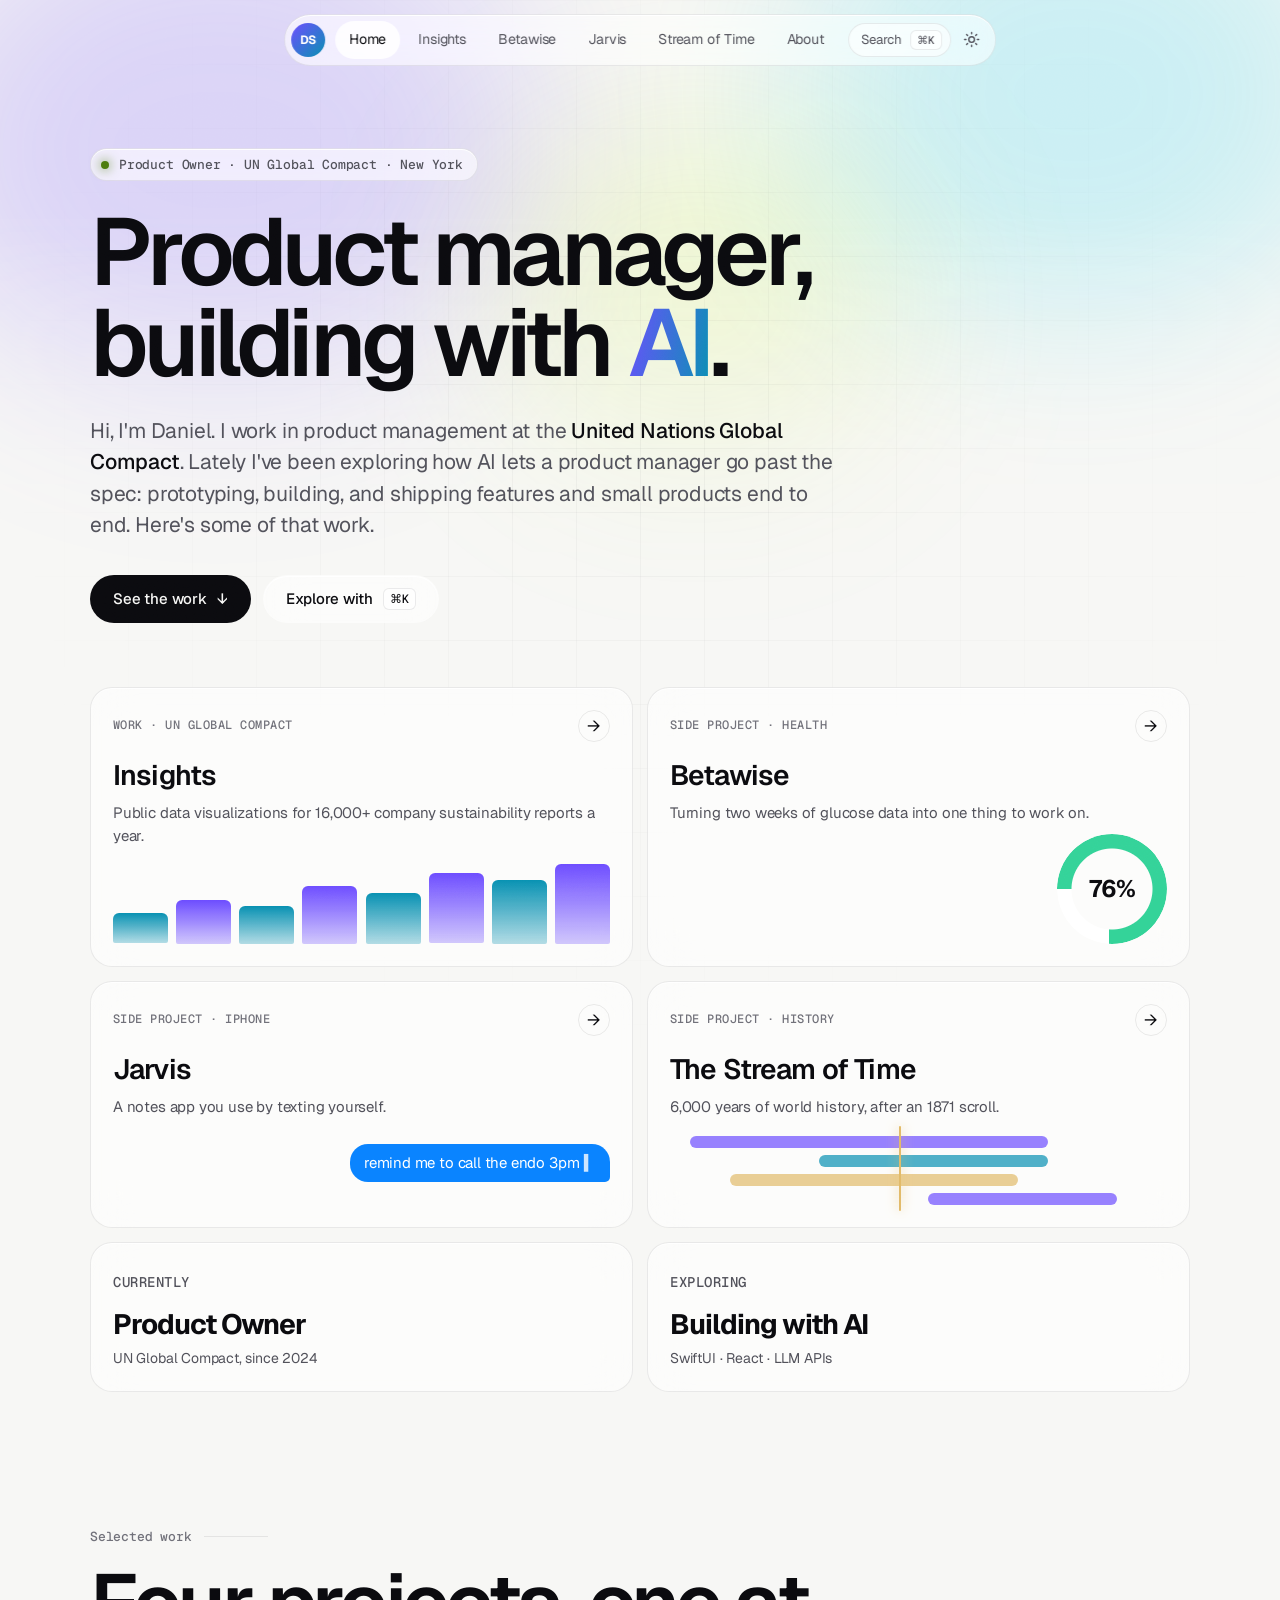
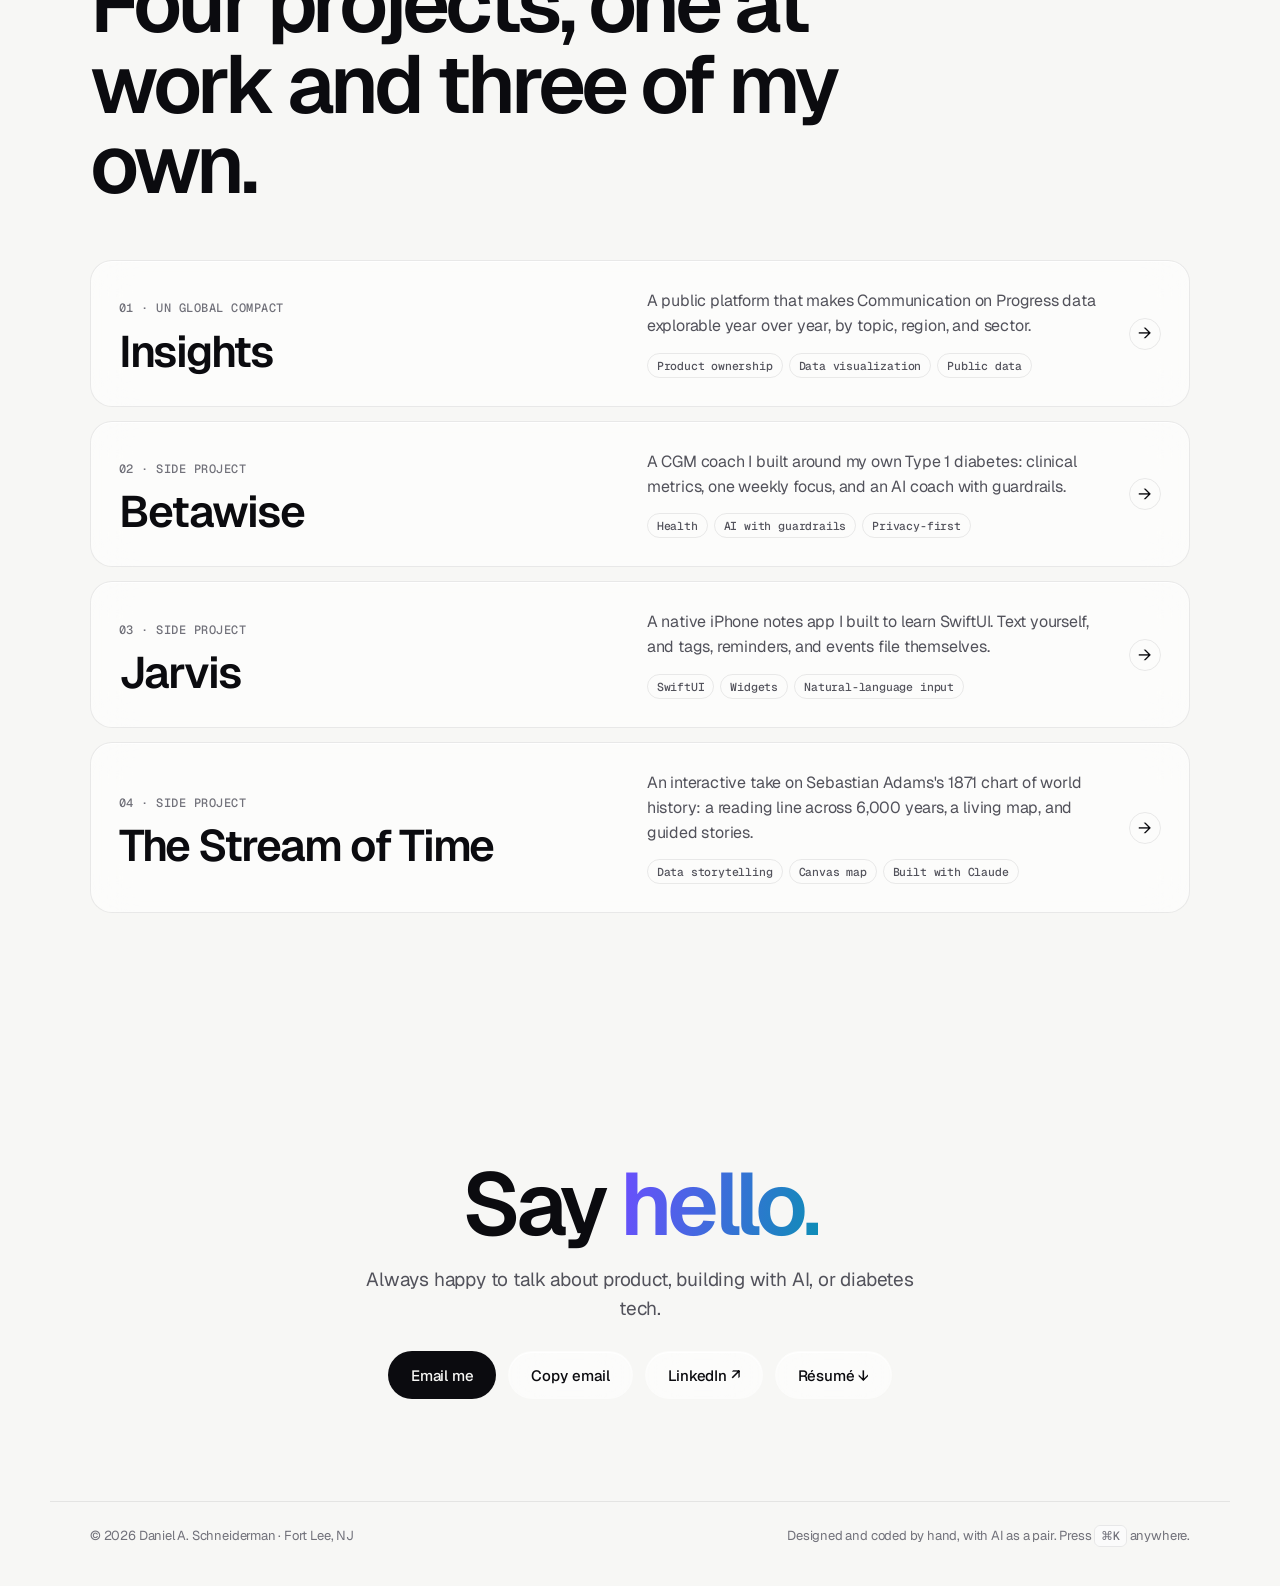
<file: index.html>
<!DOCTYPE html>
<html lang="en">
<head>
<meta charset="UTF-8" />
<meta name="viewport" content="width=device-width, initial-scale=1, viewport-fit=cover" />
<title>Daniel Schneiderman — Product Manager</title>
<meta name="description" content="Daniel Schneiderman is a product manager at the UN Global Compact exploring how AI lets PMs build and ship. Work: Insights, Betawise, and Jarvis." />
<meta property="og:title" content="Daniel Schneiderman — Product Manager" />
<meta property="og:description" content="Daniel Schneiderman is a product manager at the UN Global Compact exploring how AI lets PMs build and ship. Work: Insights, Betawise, and Jarvis." />
<meta property="og:url" content="https://danielschneiderman.com/" />
<meta property="og:type" content="website" />
<link rel="canonical" href="https://danielschneiderman.com/" />
<meta name="color-scheme" content="dark light" />
<link rel="icon" href="data:image/svg+xml,%3Csvg xmlns='http://www.w3.org/2000/svg' viewBox='0 0 32 32'%3E%3Cdefs%3E%3ClinearGradient id='g' x1='0' y1='0' x2='1' y2='1'%3E%3Cstop offset='0' stop-color='%238b7bff'/%3E%3Cstop offset='1' stop-color='%2322d3ee'/%3E%3C/linearGradient%3E%3C/defs%3E%3Crect width='32' height='32' rx='9' fill='url(%23g)'/%3E%3Ctext x='16' y='21.5' font-family='Helvetica,Arial' font-weight='700' font-size='13' fill='white' text-anchor='middle'%3EDS%3C/text%3E%3C/svg%3E" />
<link rel="preconnect" href="https://fonts.googleapis.com" />
<link rel="preconnect" href="https://fonts.gstatic.com" crossorigin />
<link href="https://fonts.googleapis.com/css2?family=Geist:wght@300..800&family=Geist+Mono:wght@400;500;600&display=swap" rel="stylesheet" />
<link rel="stylesheet" href="/styles.css" />
<script>
  // Saved theme before first paint; otherwise dark unless the device prefers light.
  (function () {
    var t = null; try { t = localStorage.getItem('theme'); } catch (e) {}
    if (!t) t = matchMedia('(prefers-color-scheme: light)').matches ? 'light' : 'dark';
    document.documentElement.dataset.theme = t;
  })();
  // A page transition the browser skips (e.g. background tab) is harmless; don't log it as an error.
  ['pageswap', 'pagereveal'].forEach(function (ev) {
    addEventListener(ev, function (e) { var vt = e.viewTransition; if (vt) { vt.ready.catch(function () {}); vt.finished.catch(function () {}); } });
  });
</script>
</head>
<body>
<a class="skip" href="#main">Skip to content</a>

<nav class="nav glass" aria-label="Primary">
  <a class="mark" href="/" aria-label="Daniel Schneiderman, home">DS</a>
  <a class="link" href="/">Home</a>
  <a class="link" href="/insights/">Insights</a>
  <a class="link" href="/betawise/">Betawise</a>
  <a class="link" href="/jarvis/">Jarvis</a>
  <a class="link" href="/stream-of-time/">Stream of Time</a>
  <a class="link" href="/about/">About</a>
  <button class="k" type="button" data-cmdk aria-haspopup="dialog"><span class="k-long">Search</span><span class="k-short">Menu</span><kbd>⌘K</kbd></button>
  <button class="icon" type="button" id="theme" aria-label="Switch theme">
    <svg class="moon" viewBox="0 0 24 24" fill="none" stroke="currentColor" stroke-width="2" stroke-linecap="round" aria-hidden="true"><path d="M21 12.8A9 9 0 1 1 11.2 3a7 7 0 0 0 9.8 9.8z"/></svg>
    <svg class="sun" viewBox="0 0 24 24" fill="none" stroke="currentColor" stroke-width="2" stroke-linecap="round" aria-hidden="true"><circle cx="12" cy="12" r="4"/><path d="M12 2v2M12 20v2M4.9 4.9l1.4 1.4M17.7 17.7l1.4 1.4M2 12h2M20 12h2M4.9 19.1l1.4-1.4M17.7 6.3l1.4-1.4"/></svg>
  </button>
</nav>

<main id="main">

<header class="hero home">
  <div class="aurora" aria-hidden="true"><i></i><i></i><i></i></div>
  <div class="hero-grid-lines" aria-hidden="true"></div>
  <div class="wrap">
    <span class="pill glass"><span class="live" aria-hidden="true"></span>Product Owner · UN Global Compact · New York</span>
    <h1>Product manager, building with <span class="grad-text">AI</span>.</h1>
    <p class="lede">Hi, I'm Daniel. I work in product management at the <b>United Nations Global Compact</b>. Lately I've been exploring how AI lets a product manager go past the spec: prototyping, building, and shipping features and small products end to end. Here's some of that work.</p>
    <div class="ctas">
      <a class="btn btn-primary" href="#work">See the work <span aria-hidden="true">↓</span></a>
      <button class="btn btn-glass glass" type="button" data-cmdk>Explore with <kbd>⌘K</kbd></button>
    </div>

    <div class="bento">
      <a class="b-jv glass spot" href="/insights/">
        <div class="b-head"><span class="label">Work · UN Global Compact</span><span class="arrow-chip" aria-hidden="true">→</span></div>
        <h2 class="b-title vt-insights">Insights</h2>
        <p class="b-sub">Public data visualizations for 16,000+ company sustainability reports a year.</p>
        <div class="mini-bars" aria-hidden="true"><span style="height:38%;animation-delay:.05s"></span><span style="height:55%;animation-delay:.1s"></span><span style="height:47%;animation-delay:.15s"></span><span style="height:72%;animation-delay:.2s"></span><span style="height:64%;animation-delay:.25s"></span><span style="height:88%;animation-delay:.3s"></span><span style="height:80%;animation-delay:.35s"></span><span style="height:100%;animation-delay:.4s"></span></div>
      </a>
      <a class="b-jv glass spot" href="/betawise/">
        <div class="b-head"><span class="label">Side project · Health</span><span class="arrow-chip" aria-hidden="true">→</span></div>
        <h2 class="b-title vt-betawise">Betawise</h2>
        <p class="b-sub">Turning two weeks of glucose data into one thing to work on.</p>
        <div class="ring-wrap sm" aria-hidden="true"><div class="mini-ring sm"></div><div class="val"><strong>76%</strong></div></div>
      </a>
      <a class="b-jv glass spot" href="/jarvis/">
        <div class="b-head"><span class="label">Side project · iPhone</span><span class="arrow-chip" aria-hidden="true">→</span></div>
        <h2 class="b-title vt-jarvis">Jarvis</h2>
        <p class="b-sub">A notes app you use by texting yourself.</p>
        <div class="typing-row" aria-hidden="true"><div class="tbubble typing" id="hero-type"></div><div class="tfiled" id="hero-filed"></div></div>
      </a>
      <a class="b-jv glass spot" href="/stream-of-time/">
        <div class="b-head"><span class="label">Side project · History</span><span class="arrow-chip" aria-hidden="true">→</span></div>
        <h2 class="b-title vt-sot">The Stream of Time</h2>
        <p class="b-sub">6,000 years of world history, after an 1871 scroll.</p>
        <div class="mini-streams" aria-hidden="true"><i style="--w:72%;--l:4%;--c:var(--a1)"></i><i style="--w:46%;--l:30%;--c:var(--a2)"></i><i style="--w:58%;--l:12%;--c:#e2bb6a"></i><i style="--w:38%;--l:52%;--c:var(--a1)"></i><span class="reader"></span></div>
      </a>
      <div class="b-stat glass spot">
        <span class="label">Currently</span>
        <strong>Product Owner</strong>
        <span>UN Global Compact, since 2024</span>
      </div>
      <div class="b-stat glass spot">
        <span class="label">Exploring</span>
        <strong>Building with AI</strong>
        <span>SwiftUI · React · LLM APIs</span>
      </div>
    </div>
  </div>
</header>

<section class="block" id="work" aria-labelledby="work-title" style="padding-top:64px">
  <div class="wrap">
    <div class="sec-head reveal">
      <span class="index-num">Selected work</span>
      <h2 id="work-title">Four projects, one at work and three of my own.</h2>
    </div>
    <ul class="work-list">
      <li class="reveal"><a class="work-row glass spot" href="/insights/">
        <div><span class="label">01 · UN Global Compact</span><h3>Insights</h3></div>
        <div><p>A public platform that makes Communication on Progress data explorable year over year, by topic, region, and sector.</p><div class="tags"><span>Product ownership</span><span>Data visualization</span><span>Public data</span></div></div>
        <span class="arrow-chip" aria-hidden="true">→</span>
      </a></li>
      <li class="reveal"><a class="work-row glass spot" href="/betawise/">
        <div><span class="label">02 · Side project</span><h3>Betawise</h3></div>
        <div><p>A CGM coach I built around my own Type 1 diabetes: clinical metrics, one weekly focus, and an AI coach with guardrails.</p><div class="tags"><span>Health</span><span>AI with guardrails</span><span>Privacy-first</span></div></div>
        <span class="arrow-chip" aria-hidden="true">→</span>
      </a></li>
      <li class="reveal"><a class="work-row glass spot" href="/jarvis/">
        <div><span class="label">03 · Side project</span><h3>Jarvis</h3></div>
        <div><p>A native iPhone notes app I built to learn SwiftUI. Text yourself, and tags, reminders, and events file themselves.</p><div class="tags"><span>SwiftUI</span><span>Widgets</span><span>Natural-language input</span></div></div>
        <span class="arrow-chip" aria-hidden="true">→</span>
      </a></li>
      <li class="reveal"><a class="work-row glass spot" href="/stream-of-time/">
        <div><span class="label">04 · Side project</span><h3>The Stream of Time</h3></div>
        <div><p>An interactive take on Sebastian Adams's 1871 chart of world history: a reading line across 6,000 years, a living map, and guided stories.</p><div class="tags"><span>Data storytelling</span><span>Canvas map</span><span>Built with Claude</span></div></div>
        <span class="arrow-chip" aria-hidden="true">→</span>
      </a></li>
    </ul>
  </div>
</section>

<section class="contact-band" aria-labelledby="ct-title">
  <div class="wrap reveal">
    <h2 id="ct-title">Say <span class="grad-text">hello.</span></h2>
    <p>Always happy to talk about product, building with AI, or diabetes tech.</p>
    <div class="ctas">
      <a class="btn btn-primary" href="mailto:dschneiderman955@gmail.com">Email me</a>
      <button class="btn btn-glass glass" type="button" data-copy>Copy email</button>
      <a class="btn btn-glass glass" href="https://www.linkedin.com/in/danielschneiderman955/" rel="noopener">LinkedIn ↗</a>
      <a class="btn btn-glass glass" href="/Daniel_Schneiderman_Resume.pdf" download>Résumé ↓</a>
    </div>
    <span class="copied" id="copied" role="status"></span>
  </div>
</section>

</main>

<footer>
  <div class="wrap">
    <span>© 2026 Daniel A. Schneiderman · Fort Lee, NJ</span>
    <span>Designed and coded by hand, with AI as a pair. Press <kbd>⌘K</kbd> anywhere.</span>
  </div>
</footer>

<dialog class="cmdk" id="cmdk" aria-label="Command menu">
  <div class="cmdk-in">
    <svg viewBox="0 0 24 24" fill="none" stroke="currentColor" stroke-width="2" aria-hidden="true"><circle cx="11" cy="11" r="7"/><path d="M20 20l-4-4"/></svg>
    <input id="cmdk-q" type="text" placeholder="Go to a page or run an action…" autocomplete="off" role="combobox" aria-expanded="true" aria-controls="cmdk-list" aria-autocomplete="list" />
    <kbd>esc</kbd>
  </div>
  <ul id="cmdk-list" role="listbox" aria-label="Results"></ul>
  <div class="cmdk-foot"><span>↑↓ navigate</span><span>↵ select</span><span>esc close</span></div>
</dialog>

<script src="/site.js"></script>
<script>
(function () {
  var LINES = [['remind me to call the endo 3pm #health', '✓ reminder · today 3:00 PM'], ['#event dinner with Sam friday 7pm', '✓ added to calendar'], ['podcast idea: worst launch days #ideas', '✓ filed to #ideas']];
  var ht = document.getElementById('hero-type'), hf = document.getElementById('hero-filed');
  if (matchMedia('(prefers-reduced-motion: reduce)').matches) { ht.textContent = LINES[0][0]; ht.classList.remove('typing'); hf.textContent = LINES[0][1]; return; }
  (function loop(li) {
    var s = LINES[li][0], i = 0; hf.textContent = '';
    (function type() {
      ht.textContent = s.slice(0, ++i);
      if (i < s.length) return setTimeout(type, 38 + Math.random() * 40);
      setTimeout(function () { hf.textContent = LINES[li][1]; setTimeout(function () { loop((li + 1) % LINES.length); }, 2200); }, 350);
    })();
  })(0);
})();
</script>
</body>
</html>
</file>
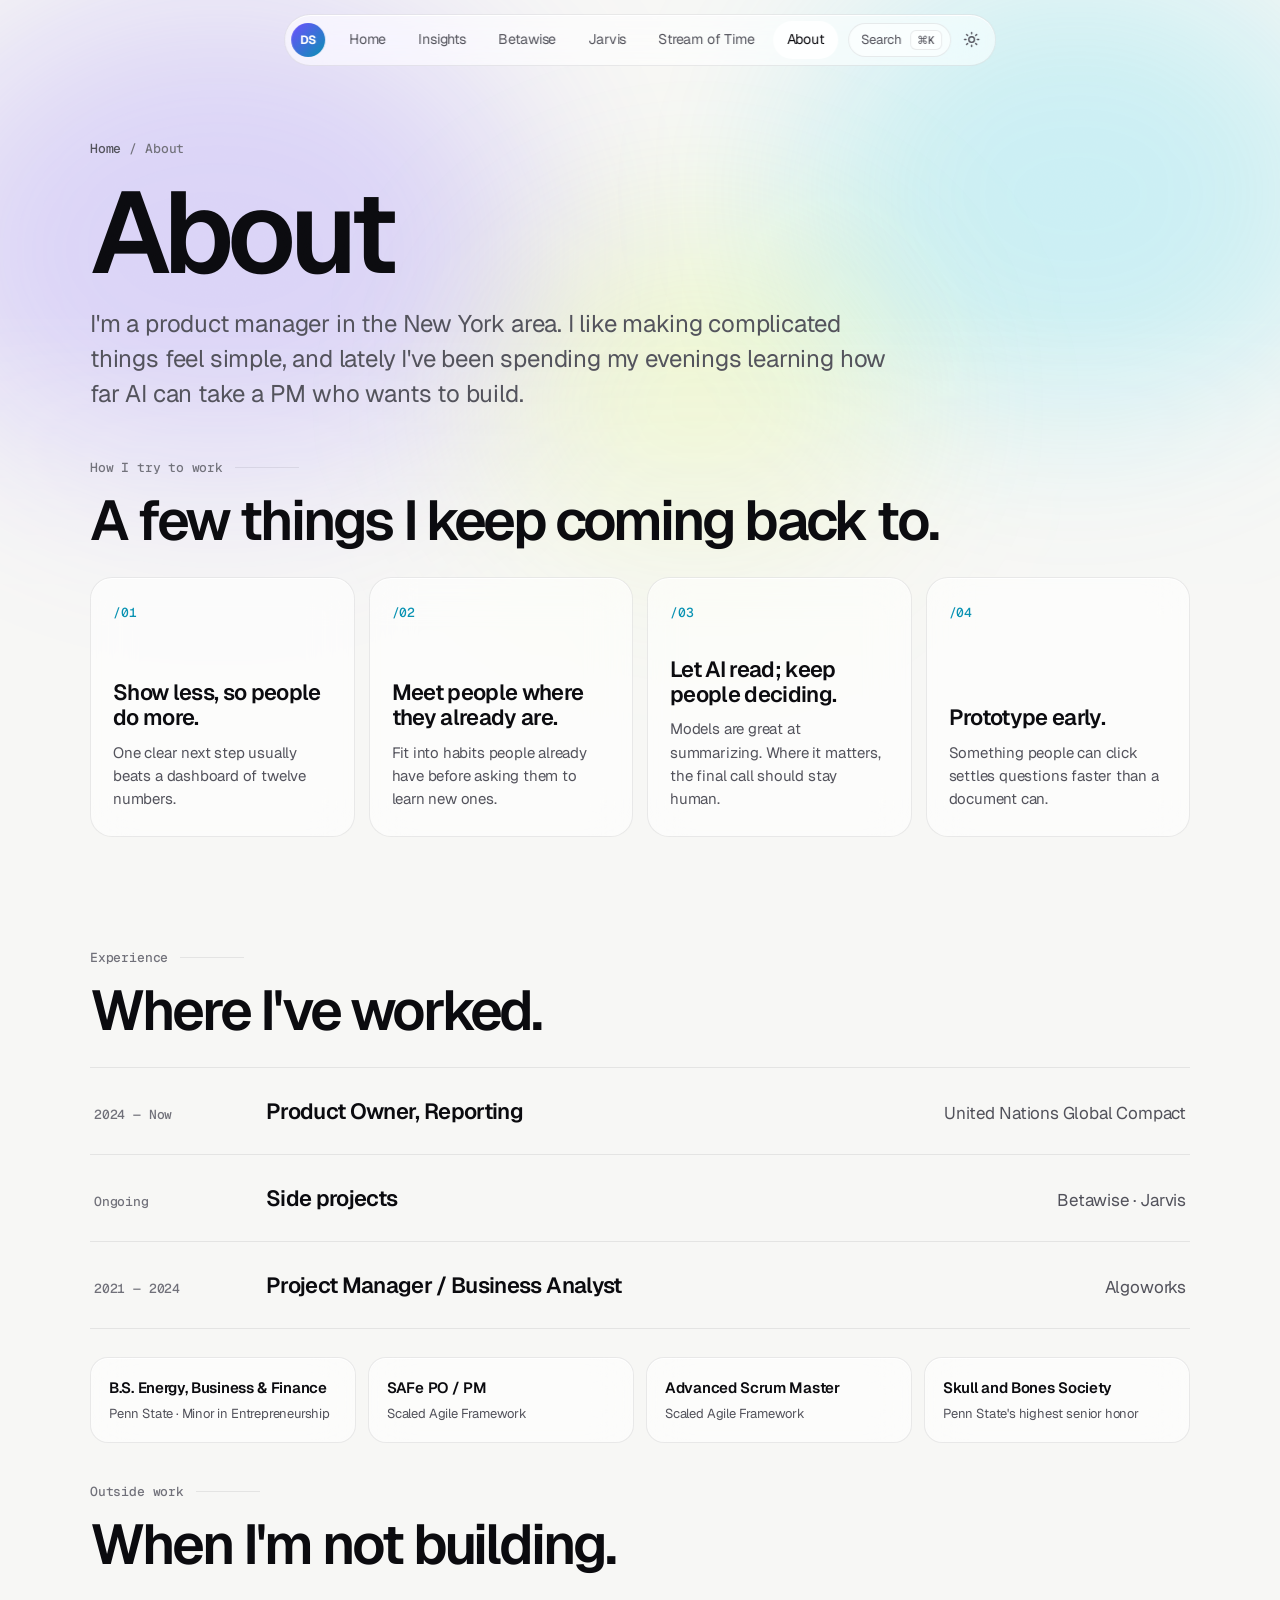
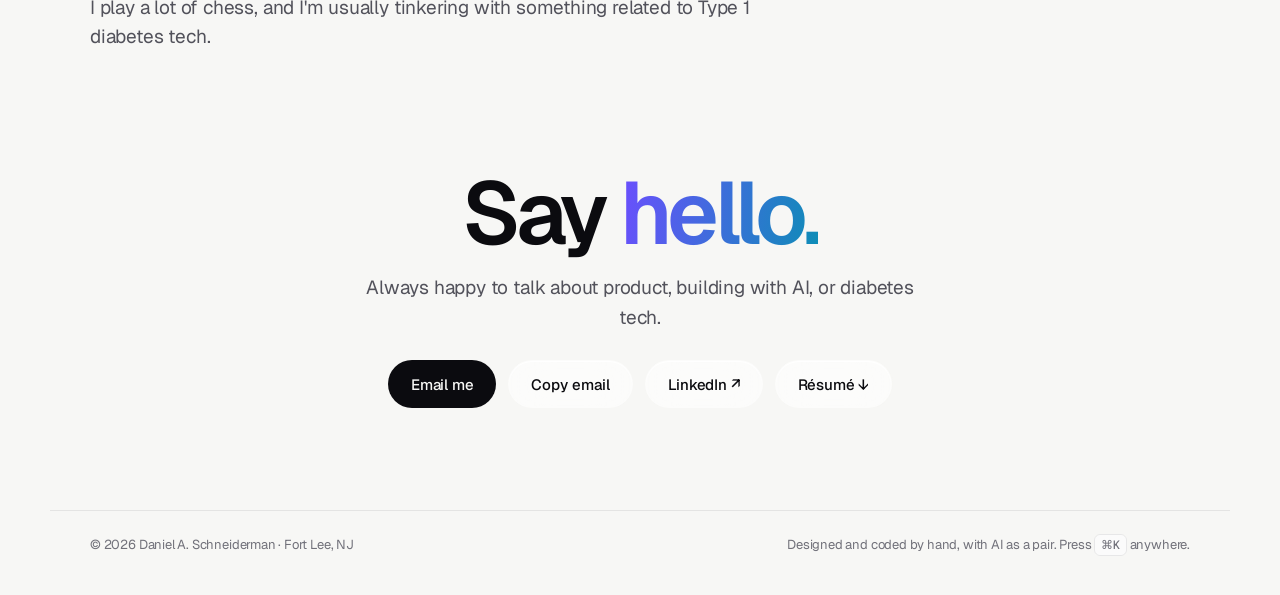
<file: about/index.html>
<!DOCTYPE html>
<html lang="en">
<head>
<meta charset="UTF-8" />
<meta name="viewport" content="width=device-width, initial-scale=1, viewport-fit=cover" />
<title>About — Daniel Schneiderman</title>
<meta name="description" content="About Daniel Schneiderman: product manager, experience, and how he works." />
<meta property="og:title" content="About — Daniel Schneiderman" />
<meta property="og:description" content="About Daniel Schneiderman: product manager, experience, and how he works." />
<meta property="og:url" content="https://danielschneiderman.com/about/" />
<meta property="og:type" content="website" />
<link rel="canonical" href="https://danielschneiderman.com/about/" />
<meta name="color-scheme" content="dark light" />
<link rel="icon" href="data:image/svg+xml,%3Csvg xmlns='http://www.w3.org/2000/svg' viewBox='0 0 32 32'%3E%3Cdefs%3E%3ClinearGradient id='g' x1='0' y1='0' x2='1' y2='1'%3E%3Cstop offset='0' stop-color='%238b7bff'/%3E%3Cstop offset='1' stop-color='%2322d3ee'/%3E%3C/linearGradient%3E%3C/defs%3E%3Crect width='32' height='32' rx='9' fill='url(%23g)'/%3E%3Ctext x='16' y='21.5' font-family='Helvetica,Arial' font-weight='700' font-size='13' fill='white' text-anchor='middle'%3EDS%3C/text%3E%3C/svg%3E" />
<link rel="preconnect" href="https://fonts.googleapis.com" />
<link rel="preconnect" href="https://fonts.gstatic.com" crossorigin />
<link href="https://fonts.googleapis.com/css2?family=Geist:wght@300..800&family=Geist+Mono:wght@400;500;600&display=swap" rel="stylesheet" />
<link rel="stylesheet" href="/styles.css" />
<script>
  // Saved theme before first paint; otherwise dark unless the device prefers light.
  (function () {
    var t = null; try { t = localStorage.getItem('theme'); } catch (e) {}
    if (!t) t = matchMedia('(prefers-color-scheme: light)').matches ? 'light' : 'dark';
    document.documentElement.dataset.theme = t;
  })();
  // A page transition the browser skips (e.g. background tab) is harmless; don't log it as an error.
  ['pageswap', 'pagereveal'].forEach(function (ev) {
    addEventListener(ev, function (e) { var vt = e.viewTransition; if (vt) { vt.ready.catch(function () {}); vt.finished.catch(function () {}); } });
  });
</script>
</head>
<body>
<a class="skip" href="#main">Skip to content</a>

<nav class="nav glass" aria-label="Primary">
  <a class="mark" href="/" aria-label="Daniel Schneiderman, home">DS</a>
  <a class="link" href="/">Home</a>
  <a class="link" href="/insights/">Insights</a>
  <a class="link" href="/betawise/">Betawise</a>
  <a class="link" href="/jarvis/">Jarvis</a>
  <a class="link" href="/stream-of-time/">Stream of Time</a>
  <a class="link" href="/about/">About</a>
  <button class="k" type="button" data-cmdk aria-haspopup="dialog"><span class="k-long">Search</span><span class="k-short">Menu</span><kbd>⌘K</kbd></button>
  <button class="icon" type="button" id="theme" aria-label="Switch theme">
    <svg class="moon" viewBox="0 0 24 24" fill="none" stroke="currentColor" stroke-width="2" stroke-linecap="round" aria-hidden="true"><path d="M21 12.8A9 9 0 1 1 11.2 3a7 7 0 0 0 9.8 9.8z"/></svg>
    <svg class="sun" viewBox="0 0 24 24" fill="none" stroke="currentColor" stroke-width="2" stroke-linecap="round" aria-hidden="true"><circle cx="12" cy="12" r="4"/><path d="M12 2v2M12 20v2M4.9 4.9l1.4 1.4M17.7 17.7l1.4 1.4M2 12h2M20 12h2M4.9 19.1l1.4-1.4M17.7 6.3l1.4-1.4"/></svg>
  </button>
</nav>

<main id="main">

<header class="page-head">
  <div class="aurora" aria-hidden="true"><i></i><i></i><i></i></div>
  <div class="wrap">
    <p class="crumbs"><a href="/">Home</a><span aria-hidden="true">/</span><span>About</span></p>
    <h1>About</h1>
    <p class="lede">I'm a product manager in the New York area. I like making complicated things feel simple, and lately I've been spending my evenings learning how far AI can take a PM who wants to build.</p>
  </div>
</header>

<section class="wrap" aria-labelledby="ap-title" style="padding-bottom:40px">
  <div class="sec-head reveal" style="margin-bottom:28px"><span class="index-num">How I try to work</span><h2 id="ap-title" style="font-size:clamp(32px,4.6vw,56px)">A few things I keep coming back to.</h2></div>
  <div class="principles">
    <article class="glass spot reveal"><span class="n">/01</span><h3>Show less, so people do more.</h3><p>One clear next step usually beats a dashboard of twelve numbers.</p></article>
    <article class="glass spot reveal"><span class="n">/02</span><h3>Meet people where they already are.</h3><p>Fit into habits people already have before asking them to learn new ones.</p></article>
    <article class="glass spot reveal"><span class="n">/03</span><h3>Let AI read; keep people deciding.</h3><p>Models are great at summarizing. Where it matters, the final call should stay human.</p></article>
    <article class="glass spot reveal"><span class="n">/04</span><h3>Prototype early.</h3><p>Something people can click settles questions faster than a document can.</p></article>
  </div>
</section>

<section class="block" aria-labelledby="ex-title" style="padding-top:72px;padding-bottom:40px">
  <div class="wrap">
    <div class="sec-head reveal" style="margin-bottom:28px"><span class="index-num">Experience</span><h2 id="ex-title" style="font-size:clamp(32px,4.6vw,56px)">Where I've worked.</h2></div>
    <ol class="xp reveal" reversed>
      <li><span class="when">2024 — Now</span><h3>Product Owner, Reporting</h3><span class="org">United Nations Global Compact</span></li>
      <li><span class="when">Ongoing</span><h3>Side projects</h3><span class="org">Betawise · Jarvis</span></li>
      <li><span class="when">2021 — 2024</span><h3>Project Manager / Business Analyst</h3><span class="org">Algoworks</span></li>
    </ol>
    <div class="creds reveal">
      <div class="glass"><strong>B.S. Energy, Business &amp; Finance</strong><span>Penn State · Minor in Entrepreneurship</span></div>
      <div class="glass"><strong>SAFe PO / PM</strong><span>Scaled Agile Framework</span></div>
      <div class="glass"><strong>Advanced Scrum Master</strong><span>Scaled Agile Framework</span></div>
      <div class="glass"><strong>Skull and Bones Society</strong><span>Penn State's highest senior honor</span></div>
    </div>
  </div>
</section>

<section class="wrap" aria-labelledby="ow-title" style="padding-bottom:24px">
  <div class="sec-head reveal" style="margin-bottom:20px"><span class="index-num">Outside work</span><h2 id="ow-title" style="font-size:clamp(32px,4.6vw,56px)">When I'm not building.</h2></div>
  <p class="reveal" style="color:var(--ink-2);font-size:19px;max-width:38em;line-height:1.55">I play a lot of chess, and I'm usually tinkering with something related to Type 1 diabetes tech.</p>
</section>

<section class="contact-band" aria-labelledby="ct-title">
  <div class="wrap reveal">
    <h2 id="ct-title">Say <span class="grad-text">hello.</span></h2>
    <p>Always happy to talk about product, building with AI, or diabetes tech.</p>
    <div class="ctas">
      <a class="btn btn-primary" href="mailto:dschneiderman955@gmail.com">Email me</a>
      <button class="btn btn-glass glass" type="button" data-copy>Copy email</button>
      <a class="btn btn-glass glass" href="https://www.linkedin.com/in/danielschneiderman955/" rel="noopener">LinkedIn ↗</a>
      <a class="btn btn-glass glass" href="/Daniel_Schneiderman_Resume.pdf" download>Résumé ↓</a>
    </div>
    <span class="copied" id="copied" role="status"></span>
  </div>
</section>

</main>

<footer>
  <div class="wrap">
    <span>© 2026 Daniel A. Schneiderman · Fort Lee, NJ</span>
    <span>Designed and coded by hand, with AI as a pair. Press <kbd>⌘K</kbd> anywhere.</span>
  </div>
</footer>

<dialog class="cmdk" id="cmdk" aria-label="Command menu">
  <div class="cmdk-in">
    <svg viewBox="0 0 24 24" fill="none" stroke="currentColor" stroke-width="2" aria-hidden="true"><circle cx="11" cy="11" r="7"/><path d="M20 20l-4-4"/></svg>
    <input id="cmdk-q" type="text" placeholder="Go to a page or run an action…" autocomplete="off" role="combobox" aria-expanded="true" aria-controls="cmdk-list" aria-autocomplete="list" />
    <kbd>esc</kbd>
  </div>
  <ul id="cmdk-list" role="listbox" aria-label="Results"></ul>
  <div class="cmdk-foot"><span>↑↓ navigate</span><span>↵ select</span><span>esc close</span></div>
</dialog>

<script src="/site.js"></script>

</body>
</html>
</file>
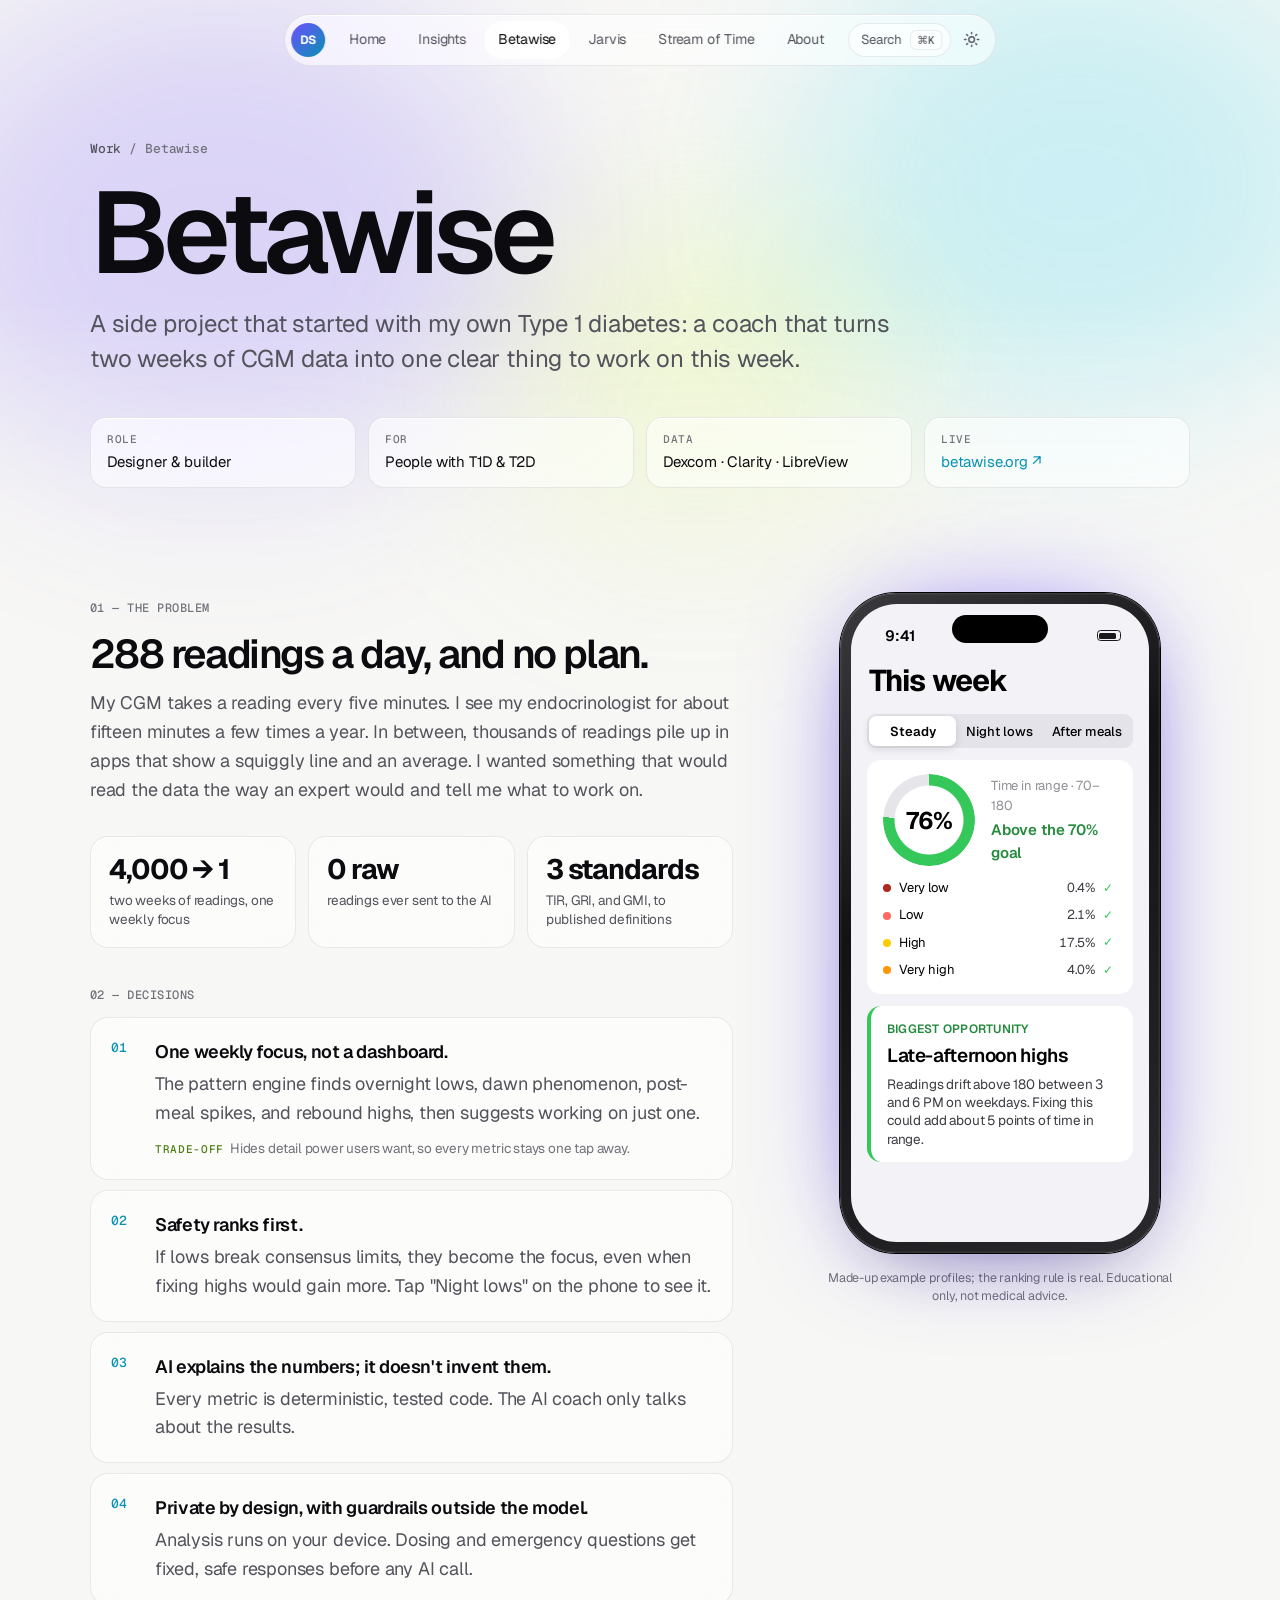
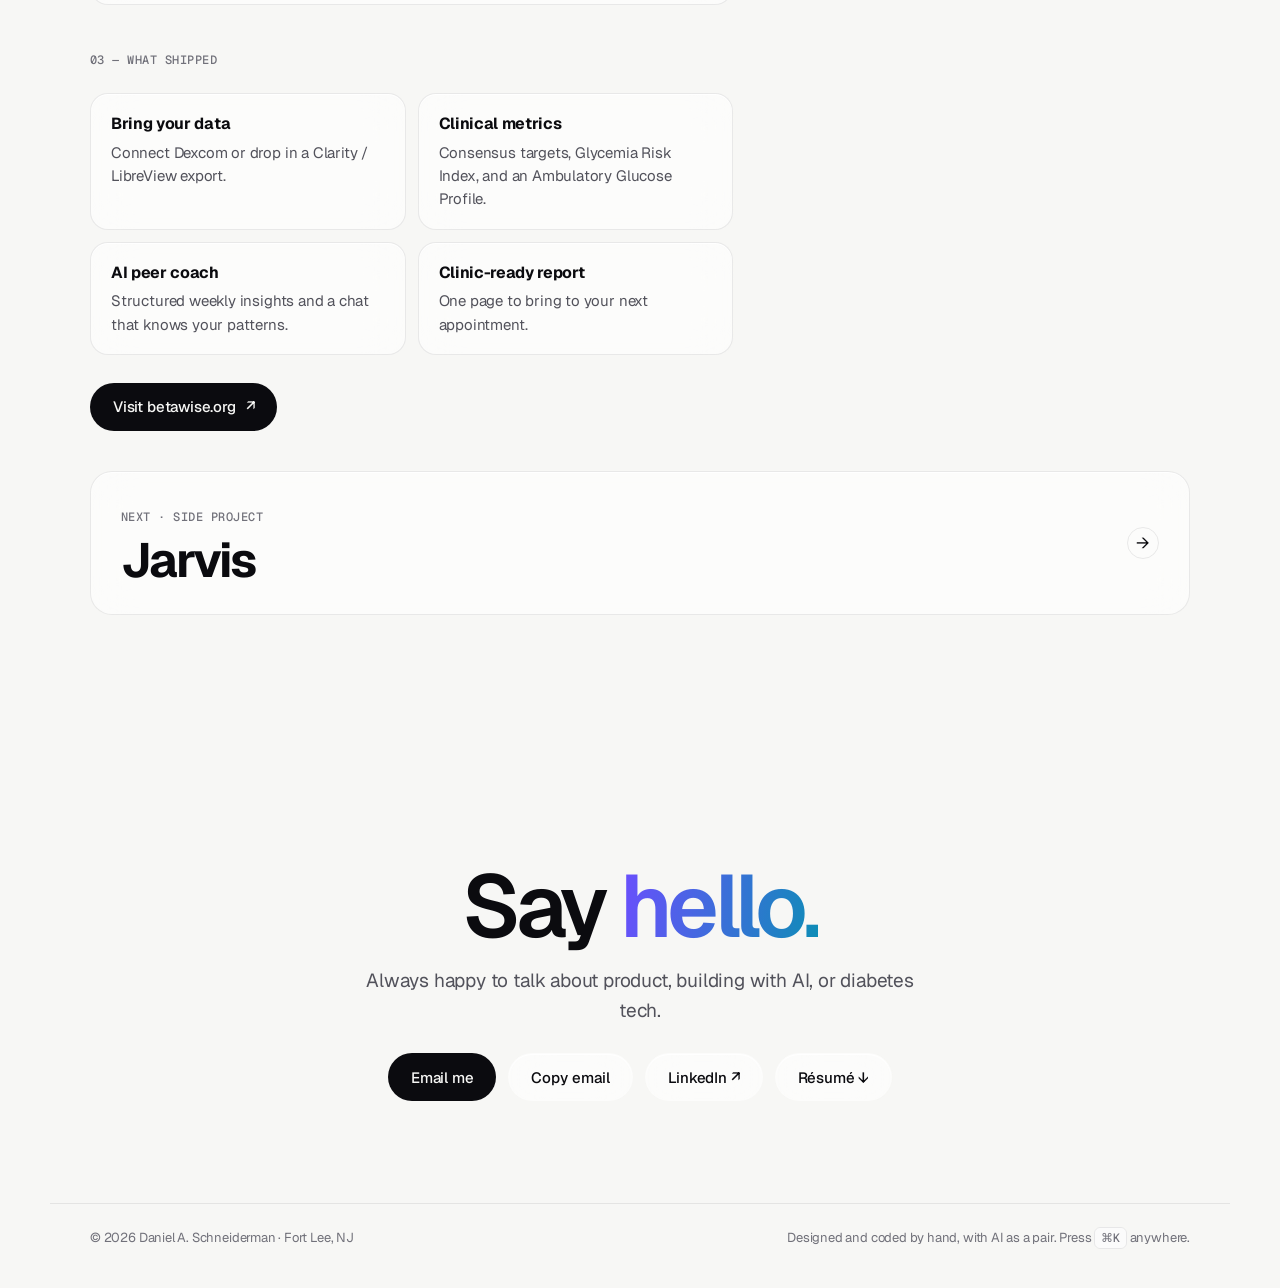
<file: betawise/index.html>
<!DOCTYPE html>
<html lang="en">
<head>
<meta charset="UTF-8" />
<meta name="viewport" content="width=device-width, initial-scale=1, viewport-fit=cover" />
<title>Betawise — Daniel Schneiderman</title>
<meta name="description" content="Case study: Betawise, a CGM coach that turns two weeks of glucose data into one weekly focus." />
<meta property="og:title" content="Betawise — Daniel Schneiderman" />
<meta property="og:description" content="Case study: Betawise, a CGM coach that turns two weeks of glucose data into one weekly focus." />
<meta property="og:url" content="https://danielschneiderman.com/betawise/" />
<meta property="og:type" content="website" />
<link rel="canonical" href="https://danielschneiderman.com/betawise/" />
<meta name="color-scheme" content="dark light" />
<link rel="icon" href="data:image/svg+xml,%3Csvg xmlns='http://www.w3.org/2000/svg' viewBox='0 0 32 32'%3E%3Cdefs%3E%3ClinearGradient id='g' x1='0' y1='0' x2='1' y2='1'%3E%3Cstop offset='0' stop-color='%238b7bff'/%3E%3Cstop offset='1' stop-color='%2322d3ee'/%3E%3C/linearGradient%3E%3C/defs%3E%3Crect width='32' height='32' rx='9' fill='url(%23g)'/%3E%3Ctext x='16' y='21.5' font-family='Helvetica,Arial' font-weight='700' font-size='13' fill='white' text-anchor='middle'%3EDS%3C/text%3E%3C/svg%3E" />
<link rel="preconnect" href="https://fonts.googleapis.com" />
<link rel="preconnect" href="https://fonts.gstatic.com" crossorigin />
<link href="https://fonts.googleapis.com/css2?family=Geist:wght@300..800&family=Geist+Mono:wght@400;500;600&display=swap" rel="stylesheet" />
<link rel="stylesheet" href="/styles.css" />
<script>
  // Saved theme before first paint; otherwise dark unless the device prefers light.
  (function () {
    var t = null; try { t = localStorage.getItem('theme'); } catch (e) {}
    if (!t) t = matchMedia('(prefers-color-scheme: light)').matches ? 'light' : 'dark';
    document.documentElement.dataset.theme = t;
  })();
  // A page transition the browser skips (e.g. background tab) is harmless; don't log it as an error.
  ['pageswap', 'pagereveal'].forEach(function (ev) {
    addEventListener(ev, function (e) { var vt = e.viewTransition; if (vt) { vt.ready.catch(function () {}); vt.finished.catch(function () {}); } });
  });
</script>
</head>
<body>
<a class="skip" href="#main">Skip to content</a>

<nav class="nav glass" aria-label="Primary">
  <a class="mark" href="/" aria-label="Daniel Schneiderman, home">DS</a>
  <a class="link" href="/">Home</a>
  <a class="link" href="/insights/">Insights</a>
  <a class="link" href="/betawise/">Betawise</a>
  <a class="link" href="/jarvis/">Jarvis</a>
  <a class="link" href="/stream-of-time/">Stream of Time</a>
  <a class="link" href="/about/">About</a>
  <button class="k" type="button" data-cmdk aria-haspopup="dialog"><span class="k-long">Search</span><span class="k-short">Menu</span><kbd>⌘K</kbd></button>
  <button class="icon" type="button" id="theme" aria-label="Switch theme">
    <svg class="moon" viewBox="0 0 24 24" fill="none" stroke="currentColor" stroke-width="2" stroke-linecap="round" aria-hidden="true"><path d="M21 12.8A9 9 0 1 1 11.2 3a7 7 0 0 0 9.8 9.8z"/></svg>
    <svg class="sun" viewBox="0 0 24 24" fill="none" stroke="currentColor" stroke-width="2" stroke-linecap="round" aria-hidden="true"><circle cx="12" cy="12" r="4"/><path d="M12 2v2M12 20v2M4.9 4.9l1.4 1.4M17.7 17.7l1.4 1.4M2 12h2M20 12h2M4.9 19.1l1.4-1.4M17.7 6.3l1.4-1.4"/></svg>
  </button>
</nav>

<main id="main">

<header class="page-head">
  <div class="aurora" aria-hidden="true"><i></i><i></i><i></i></div>
  <div class="wrap">
    <p class="crumbs"><a href="/">Work</a><span aria-hidden="true">/</span><span>Betawise</span></p>
    <h1 class="vt-betawise">Betawise</h1>
    <p class="lede">A side project that started with my own Type 1 diabetes: a coach that turns two weeks of CGM data into one clear thing to work on this week.</p>
    <dl class="meta"><div class="glass"><dt>Role</dt><dd>Designer &amp; builder</dd></div><div class="glass"><dt>For</dt><dd>People with T1D &amp; T2D</dd></div><div class="glass"><dt>Data</dt><dd>Dexcom · Clarity · LibreView</dd></div><div class="glass"><dt>Live</dt><dd><a href="https://betawise.org" rel="noopener">betawise.org ↗</a></dd></div></dl>
  </div>
</header>
<section class="block" style="padding-top:40px">
  <div class="wrap">
    <div class="case">
      <div class="prose">
        <div class="reveal">
          <span class="label">01 — The problem</span>
          <h2 style="margin-top:14px">288 readings a day, and no plan.</h2>
          <p>My CGM takes a reading every five minutes. I see my endocrinologist for about fifteen minutes a few times a year. In between, thousands of readings pile up in apps that show a squiggly line and an average. I wanted something that would read the data the way an expert would and tell me what to work on.</p>
        </div>
        <div class="stats reveal" style="margin-top:32px">
          <div class="glass spot"><strong>4,000 → 1</strong><span>two weeks of readings, one weekly focus</span></div>
          <div class="glass spot"><strong>0 raw</strong><span>readings ever sent to the AI</span></div>
          <div class="glass spot"><strong>3 standards</strong><span>TIR, GRI, and GMI, to published definitions</span></div>
        </div>
        <span class="label reveal" style="display:block;margin:40px 0 14px">02 — Decisions</span>
        <ol class="decisions">
          <li class="glass spot reveal"><h3>One weekly focus, not a dashboard.</h3><p>The pattern engine finds overnight lows, dawn phenomenon, post-meal spikes, and rebound highs, then suggests working on just one.</p><p class="trade"><b>Trade-off</b>Hides detail power users want, so every metric stays one tap away.</p></li>
          <li class="glass spot reveal"><h3>Safety ranks first.</h3><p>If lows break consensus limits, they become the focus, even when fixing highs would gain more. Tap "Night lows" on the phone to see it.</p></li>
          <li class="glass spot reveal"><h3>AI explains the numbers; it doesn't invent them.</h3><p>Every metric is deterministic, tested code. The AI coach only talks about the results.</p></li>
          <li class="glass spot reveal"><h3>Private by design, with guardrails outside the model.</h3><p>Analysis runs on your device. Dosing and emergency questions get fixed, safe responses before any AI call.</p></li>
        </ol>
        <div class="reveal" style="margin-top:40px">
          <span class="label">03 — What shipped</span>
          <ul class="features">
            <li class="glass spot"><strong>Bring your data</strong><span>Connect Dexcom or drop in a Clarity / LibreView export.</span></li>
            <li class="glass spot"><strong>Clinical metrics</strong><span>Consensus targets, Glycemia Risk Index, and an Ambulatory Glucose Profile.</span></li>
            <li class="glass spot"><strong>AI peer coach</strong><span>Structured weekly insights and a chat that knows your patterns.</span></li>
            <li class="glass spot"><strong>Clinic-ready report</strong><span>One page to bring to your next appointment.</span></li>
          </ul>
        </div>
        <div class="cta-row reveal"><a class="btn btn-primary" href="https://betawise.org" rel="noopener">Visit betawise.org <span aria-hidden="true">↗</span></a></div>
      </div>
      <div class="stage">
          <div class="iphone">
            <div class="screen bw">
              <div class="sb"><span>9:41</span><i></i></div>
              <div class="bw-title">This week</div>
              <div class="seg" role="group" aria-label="Example 14-day profile">
                <span class="thumb" id="seg-thumb" aria-hidden="true"></span>
                <button type="button" aria-pressed="true" data-p="0">Steady</button>
                <button type="button" aria-pressed="false" data-p="1">Night lows</button>
                <button type="button" aria-pressed="false" data-p="2">After meals</button>
              </div>
              <div class="ios-card">
                <div class="ring-row">
                  <div class="ring-num"><div class="ring" id="ring"></div><b id="tir-val">76%</b></div>
                  <div class="ring-meta"><div class="k">Time in range · 70–180</div><div class="v ok" id="tir-goal">Above the 70% goal</div></div>
                </div>
                <ul class="ranges" id="ranges"></ul>
              </div>
              <div class="focus" id="focus" aria-live="polite"><div class="k" id="focus-kind">Biggest opportunity</div><h4 id="focus-title">—</h4><p id="focus-body"></p></div>
            </div>
          </div>
          <p class="fine">Made-up example profiles; the ranking rule is real. Educational only, not medical advice.</p>
        </div>
    </div>
    <a class="next-case glass spot reveal" href="/jarvis/"><div><span class="label">Next · Side project</span><strong>Jarvis</strong></div><span class="arrow-chip" aria-hidden="true">→</span></a>
  </div>
</section>

<section class="contact-band" aria-labelledby="ct-title">
  <div class="wrap reveal">
    <h2 id="ct-title">Say <span class="grad-text">hello.</span></h2>
    <p>Always happy to talk about product, building with AI, or diabetes tech.</p>
    <div class="ctas">
      <a class="btn btn-primary" href="mailto:dschneiderman955@gmail.com">Email me</a>
      <button class="btn btn-glass glass" type="button" data-copy>Copy email</button>
      <a class="btn btn-glass glass" href="https://www.linkedin.com/in/danielschneiderman955/" rel="noopener">LinkedIn ↗</a>
      <a class="btn btn-glass glass" href="/Daniel_Schneiderman_Resume.pdf" download>Résumé ↓</a>
    </div>
    <span class="copied" id="copied" role="status"></span>
  </div>
</section>

</main>

<footer>
  <div class="wrap">
    <span>© 2026 Daniel A. Schneiderman · Fort Lee, NJ</span>
    <span>Designed and coded by hand, with AI as a pair. Press <kbd>⌘K</kbd> anywhere.</span>
  </div>
</footer>

<dialog class="cmdk" id="cmdk" aria-label="Command menu">
  <div class="cmdk-in">
    <svg viewBox="0 0 24 24" fill="none" stroke="currentColor" stroke-width="2" aria-hidden="true"><circle cx="11" cy="11" r="7"/><path d="M20 20l-4-4"/></svg>
    <input id="cmdk-q" type="text" placeholder="Go to a page or run an action…" autocomplete="off" role="combobox" aria-expanded="true" aria-controls="cmdk-list" aria-autocomplete="list" />
    <kbd>esc</kbd>
  </div>
  <ul id="cmdk-list" role="listbox" aria-label="Results"></ul>
  <div class="cmdk-foot"><span>↑↓ navigate</span><span>↵ select</span><span>esc close</span></div>
</dialog>

<script src="/site.js"></script>
<script>
(function () {
  function $(id) { return document.getElementById(id); }
  /* ---------- Betawise: focus logic ---------- */
  // Consensus targets (Battelino 2019): <54 under 1%, <70 under 4%, 70–180 over 70%, >180 under 25%, >250 under 5%.
  var RANGES = [
    { k: 'vlow', label: 'Very low', color: '#b3261e', ok: function (p) { return p.vlow < 1; } },
    { k: 'low', label: 'Low', color: '#ff6961', ok: function (p) { return p.vlow + p.low < 4; } },
    { k: 'high', label: 'High', color: '#ffcc00', ok: function (p) { return p.high + p.vhigh < 25; } },
    { k: 'vhigh', label: 'Very high', color: '#ff9500', ok: function (p) { return p.vhigh < 5; } }
  ];
  var PROFILES = [
    { vlow: 0.4, low: 2.1, in: 76, high: 17.5, vhigh: 4.0, gain: 5, pattern: 'Late-afternoon highs', where: 'Readings drift above 180 between 3 and 6 PM on weekdays.' },
    { vlow: 2.2, low: 5.8, in: 64, high: 21, vhigh: 7.0, gain: 0, pattern: 'Overnight lows', where: 'Lows cluster between midnight and 6 AM, mostly after evening exercise.' },
    { vlow: 0.3, low: 1.7, in: 58, high: 27, vhigh: 13, gain: 9, pattern: 'Post-breakfast spikes', where: 'Glucose passes 250 within 90 minutes of breakfast on 9 of 14 days.' }
  ];
  var rangesEl = $('ranges');
  RANGES.forEach(function (r) {
    var li = document.createElement('li'); li.dataset.k = r.k;
    li.innerHTML = '<i style="background:' + r.color + '"></i><span>' + r.label + '</span><span class="val"></span><span class="mark"></span>';
    rangesEl.appendChild(li);
  });
  function renderProfile(i) {
    var p = PROFILES[i];
    $('ring').style.setProperty('--p', p.in); $('tir-val').textContent = p.in + '%';
    var g = $('tir-goal'), good = p.in > 70;
    g.textContent = good ? 'Above the 70% goal' : 'Below the 70% goal'; g.className = 'v ' + (good ? 'ok' : 'bad');
    RANGES.forEach(function (r) {
      var li = rangesEl.querySelector('[data-k="' + r.k + '"]'), ok = r.ok(p);
      li.querySelector('.val').textContent = p[r.k].toFixed(1) + '%';
      var m = li.querySelector('.mark'); m.textContent = ok ? '✓' : '✕'; m.className = 'mark ' + (ok ? 'ok' : 'no');
      m.setAttribute('aria-label', ok ? 'within target' : 'outside target');
    });
    var safety = p.vlow >= 1 || p.vlow + p.low >= 4;
    $('focus').classList.toggle('safety', safety);
    $('focus-kind').textContent = safety ? 'Safety first' : 'Biggest opportunity';
    $('focus-title').textContent = p.pattern;
    $('focus-body').textContent = p.where + (safety ? ' Lows come first, even though fixing highs would add more time in range.' : ' Fixing this could add about ' + p.gain + ' points of time in range.');
    $('seg-thumb').style.transform = 'translateX(' + (i * 100) + '%)';
  }
  var segBtns = document.querySelectorAll('.seg button');
  segBtns.forEach(function (b) { b.addEventListener('click', function () { segBtns.forEach(function (x) { x.setAttribute('aria-pressed', String(x === b)); }); renderProfile(+b.dataset.p); }); });
  renderProfile(0);

  
})();
</script>
</body>
</html>
</file>
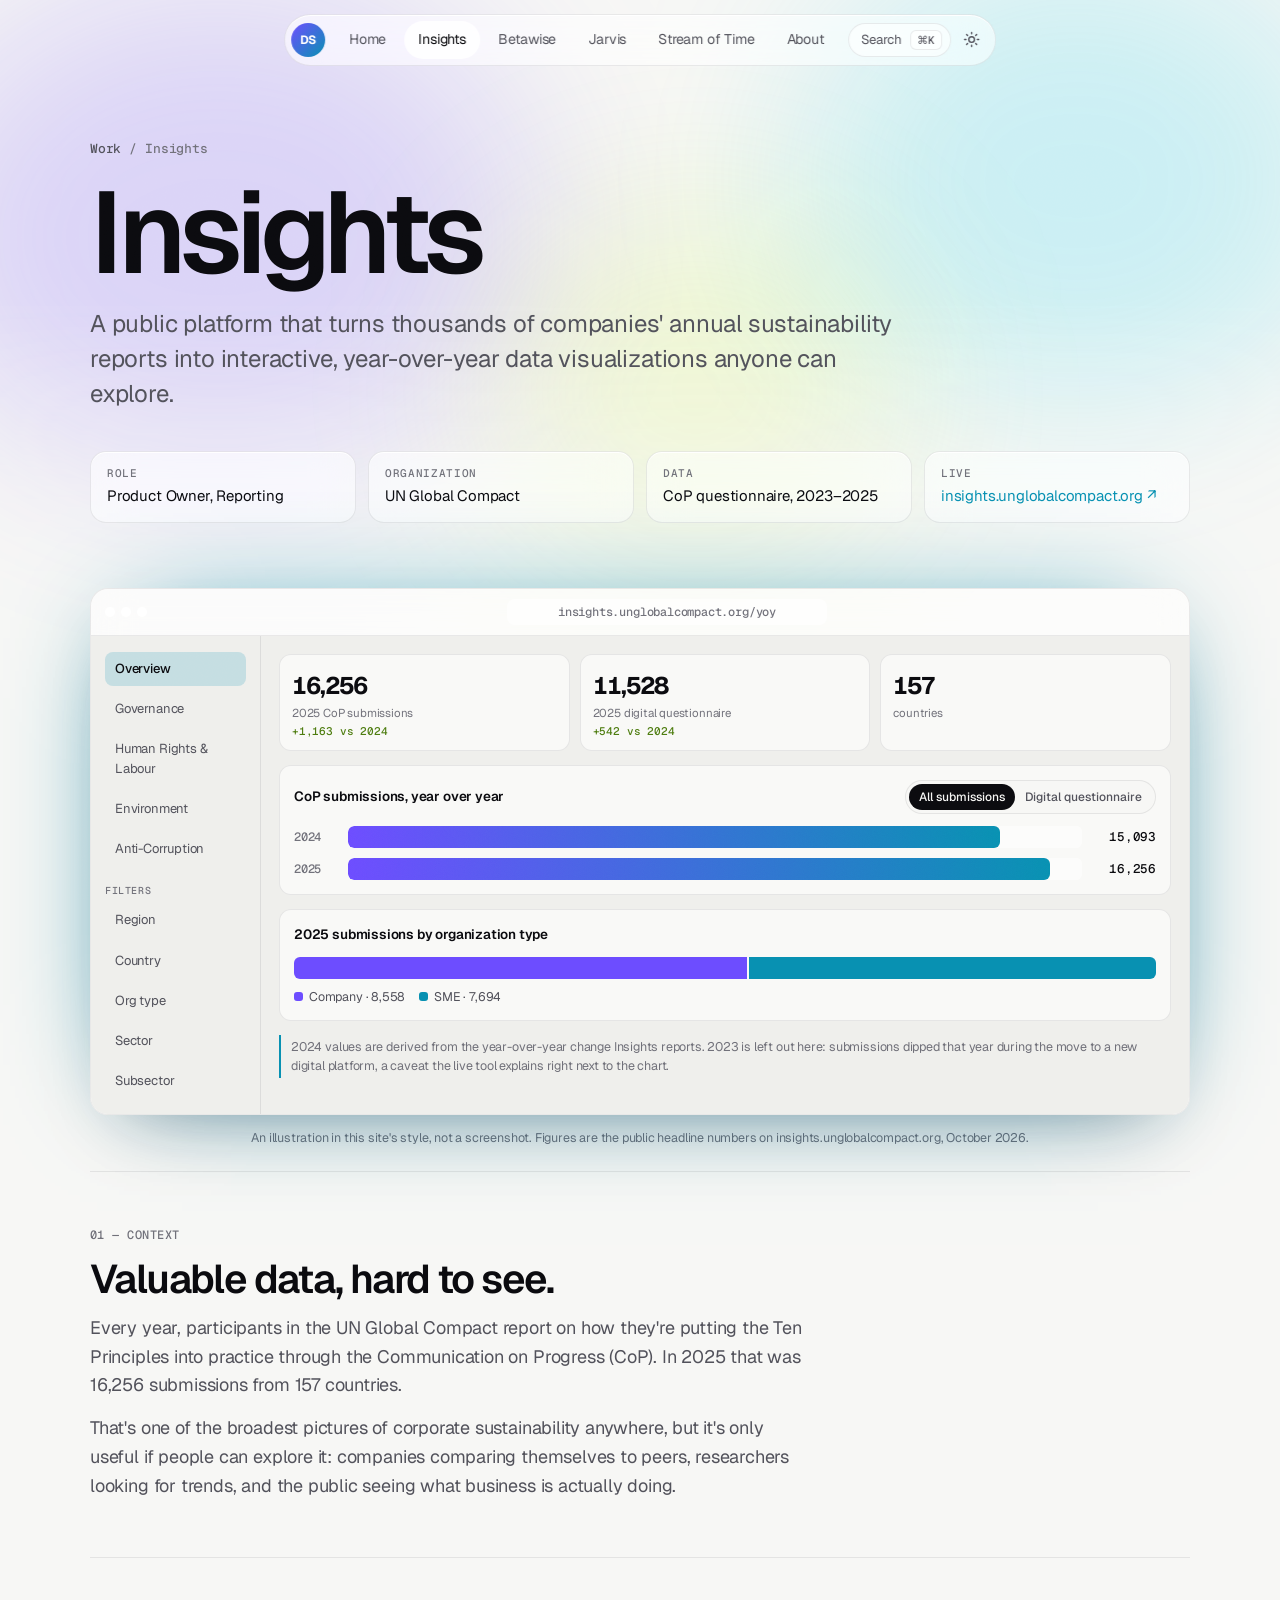
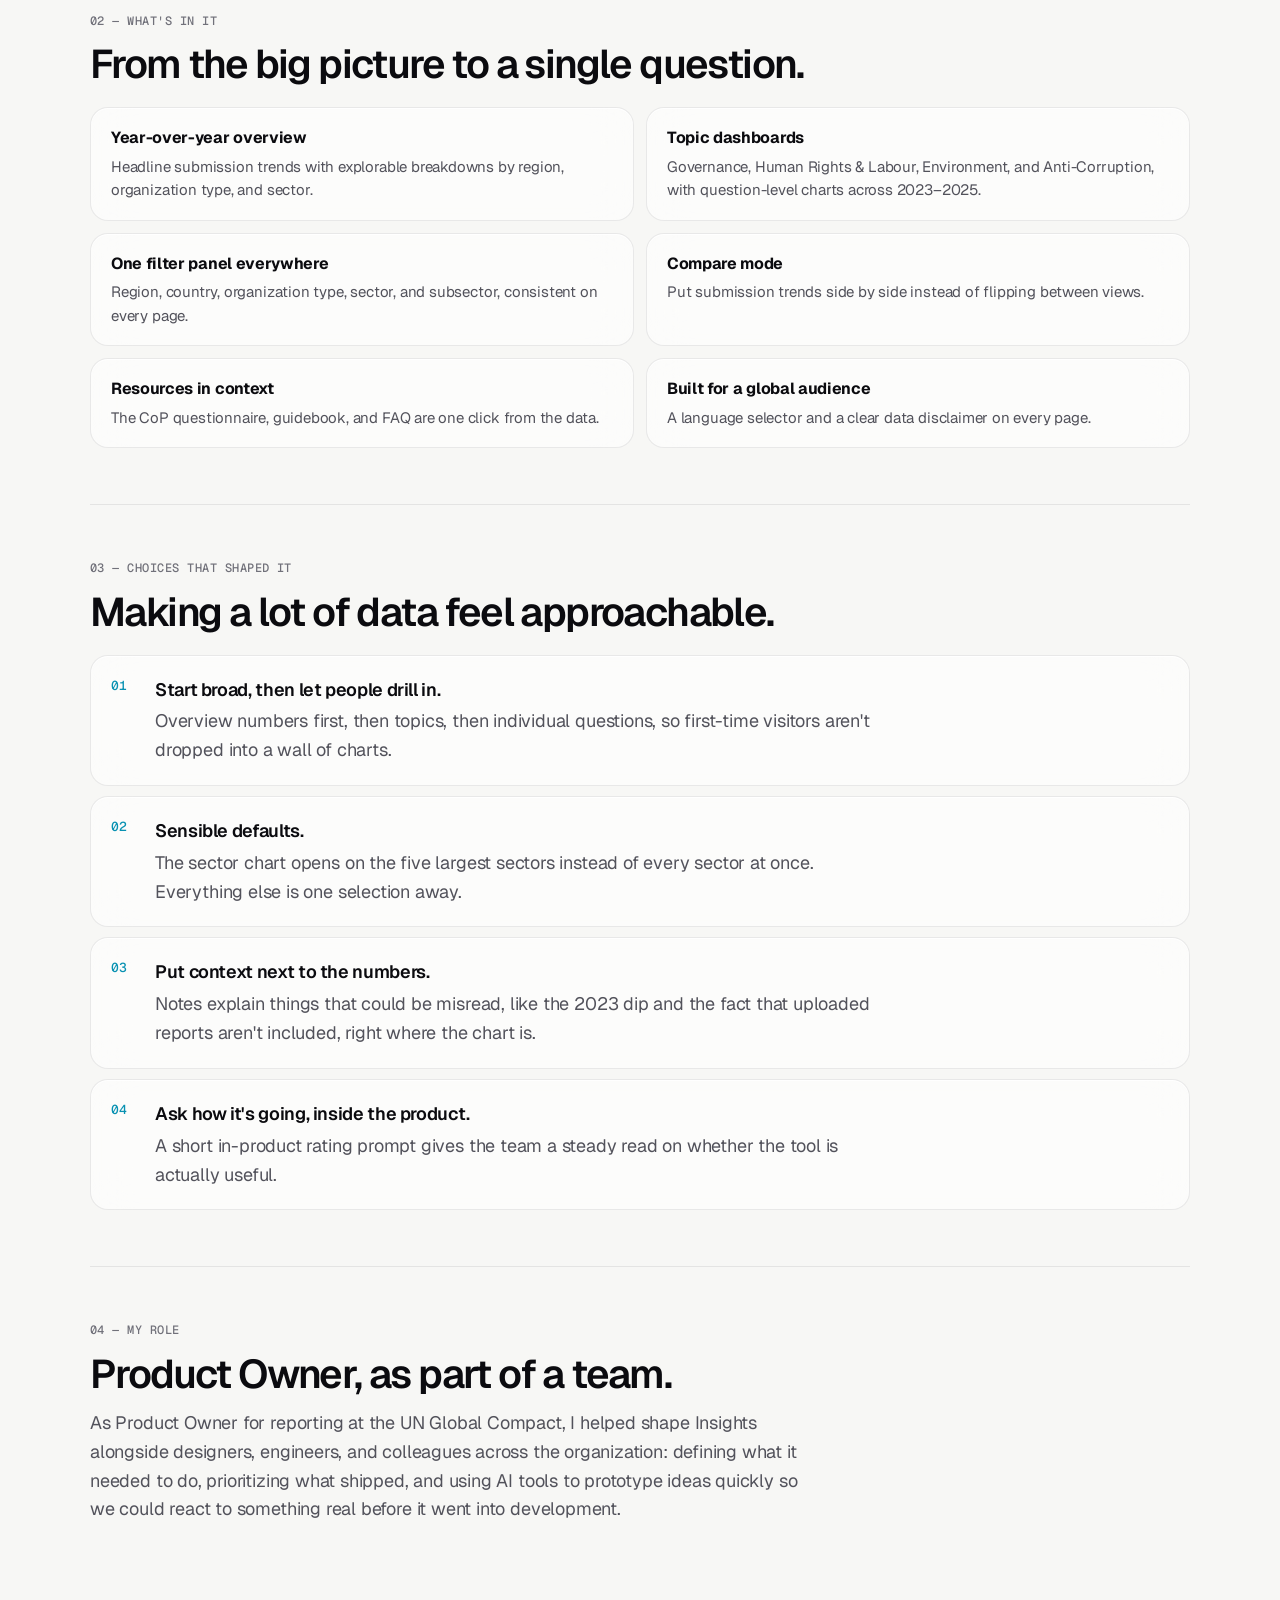
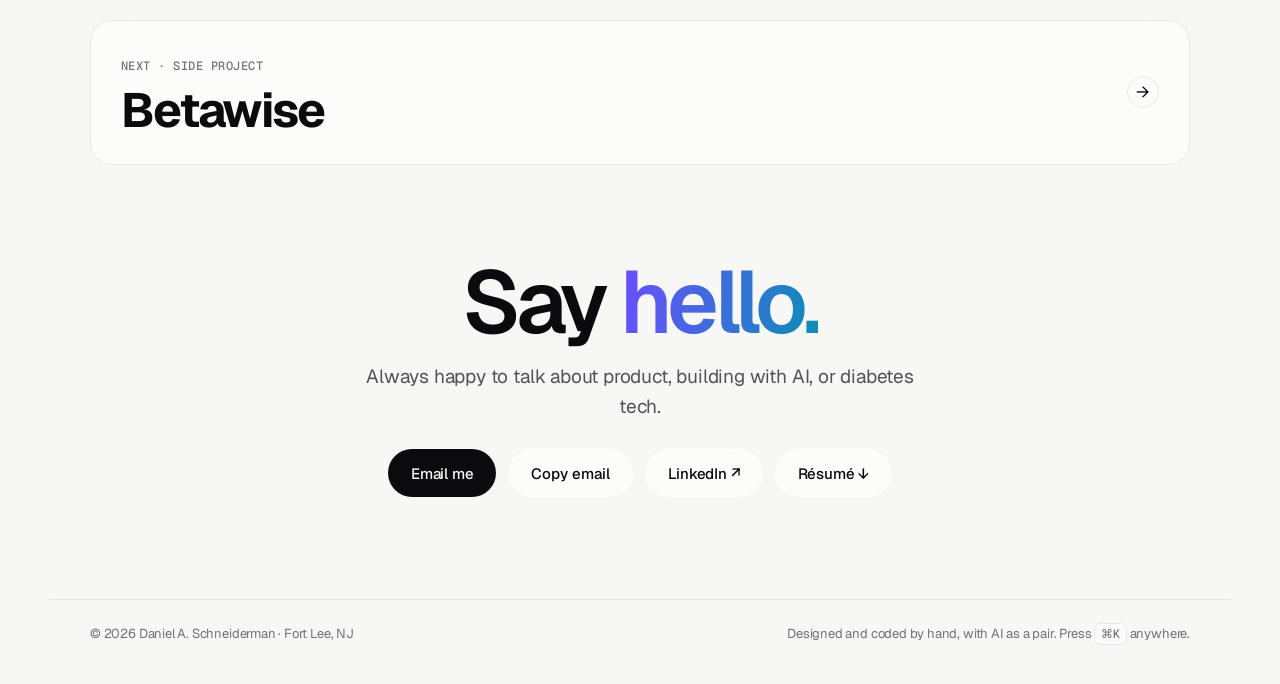
<file: insights/index.html>
<!DOCTYPE html>
<html lang="en">
<head>
<meta charset="UTF-8" />
<meta name="viewport" content="width=device-width, initial-scale=1, viewport-fit=cover" />
<title>Insights — Daniel Schneiderman</title>
<meta name="description" content="Case study: Insights, the UN Global Compact's public data platform for Communication on Progress data." />
<meta property="og:title" content="Insights — Daniel Schneiderman" />
<meta property="og:description" content="Case study: Insights, the UN Global Compact's public data platform for Communication on Progress data." />
<meta property="og:url" content="https://danielschneiderman.com/insights/" />
<meta property="og:type" content="website" />
<link rel="canonical" href="https://danielschneiderman.com/insights/" />
<meta name="color-scheme" content="dark light" />
<link rel="icon" href="data:image/svg+xml,%3Csvg xmlns='http://www.w3.org/2000/svg' viewBox='0 0 32 32'%3E%3Cdefs%3E%3ClinearGradient id='g' x1='0' y1='0' x2='1' y2='1'%3E%3Cstop offset='0' stop-color='%238b7bff'/%3E%3Cstop offset='1' stop-color='%2322d3ee'/%3E%3C/linearGradient%3E%3C/defs%3E%3Crect width='32' height='32' rx='9' fill='url(%23g)'/%3E%3Ctext x='16' y='21.5' font-family='Helvetica,Arial' font-weight='700' font-size='13' fill='white' text-anchor='middle'%3EDS%3C/text%3E%3C/svg%3E" />
<link rel="preconnect" href="https://fonts.googleapis.com" />
<link rel="preconnect" href="https://fonts.gstatic.com" crossorigin />
<link href="https://fonts.googleapis.com/css2?family=Geist:wght@300..800&family=Geist+Mono:wght@400;500;600&display=swap" rel="stylesheet" />
<link rel="stylesheet" href="/styles.css" />
<script>
  // Saved theme before first paint; otherwise dark unless the device prefers light.
  (function () {
    var t = null; try { t = localStorage.getItem('theme'); } catch (e) {}
    if (!t) t = matchMedia('(prefers-color-scheme: light)').matches ? 'light' : 'dark';
    document.documentElement.dataset.theme = t;
  })();
  // A page transition the browser skips (e.g. background tab) is harmless; don't log it as an error.
  ['pageswap', 'pagereveal'].forEach(function (ev) {
    addEventListener(ev, function (e) { var vt = e.viewTransition; if (vt) { vt.ready.catch(function () {}); vt.finished.catch(function () {}); } });
  });
</script>
</head>
<body>
<a class="skip" href="#main">Skip to content</a>

<nav class="nav glass" aria-label="Primary">
  <a class="mark" href="/" aria-label="Daniel Schneiderman, home">DS</a>
  <a class="link" href="/">Home</a>
  <a class="link" href="/insights/">Insights</a>
  <a class="link" href="/betawise/">Betawise</a>
  <a class="link" href="/jarvis/">Jarvis</a>
  <a class="link" href="/stream-of-time/">Stream of Time</a>
  <a class="link" href="/about/">About</a>
  <button class="k" type="button" data-cmdk aria-haspopup="dialog"><span class="k-long">Search</span><span class="k-short">Menu</span><kbd>⌘K</kbd></button>
  <button class="icon" type="button" id="theme" aria-label="Switch theme">
    <svg class="moon" viewBox="0 0 24 24" fill="none" stroke="currentColor" stroke-width="2" stroke-linecap="round" aria-hidden="true"><path d="M21 12.8A9 9 0 1 1 11.2 3a7 7 0 0 0 9.8 9.8z"/></svg>
    <svg class="sun" viewBox="0 0 24 24" fill="none" stroke="currentColor" stroke-width="2" stroke-linecap="round" aria-hidden="true"><circle cx="12" cy="12" r="4"/><path d="M12 2v2M12 20v2M4.9 4.9l1.4 1.4M17.7 17.7l1.4 1.4M2 12h2M20 12h2M4.9 19.1l1.4-1.4M17.7 6.3l1.4-1.4"/></svg>
  </button>
</nav>

<main id="main">

<header class="page-head">
  <div class="aurora" aria-hidden="true"><i></i><i></i><i></i></div>
  <div class="wrap">
    <p class="crumbs"><a href="/">Work</a><span aria-hidden="true">/</span><span>Insights</span></p>
    <h1 class="vt-insights">Insights</h1>
    <p class="lede">A public platform that turns thousands of companies' annual sustainability reports into interactive, year-over-year data visualizations anyone can explore.</p>
    <dl class="meta"><div class="glass"><dt>Role</dt><dd>Product Owner, Reporting</dd></div><div class="glass"><dt>Organization</dt><dd>UN Global Compact</dd></div><div class="glass"><dt>Data</dt><dd>CoP questionnaire, 2023–2025</dd></div><div class="glass"><dt>Live</dt><dd><a href="https://insights.unglobalcompact.org" rel="noopener">insights.unglobalcompact.org ↗</a></dd></div></dl>
  </div>
</header>
<section class="wrap" aria-label="Insights preview" style="padding-bottom:24px">
  <figure class="reveal" style="margin:0">
    <div class="browser glass">
      <div class="browser-bar"><span class="dots" aria-hidden="true"><i></i><i></i><i></i></span><span class="url">insights.unglobalcompact.org/yoy</span></div>
      <div class="dash">
        <div class="dash-side" aria-hidden="true">
          <span class="nav-i on">Overview</span><span class="nav-i">Governance</span><span class="nav-i">Human Rights &amp; Labour</span><span class="nav-i">Environment</span><span class="nav-i">Anti-Corruption</span>
          <span class="flt">Filters</span>
          <span class="nav-i">Region</span><span class="nav-i">Country</span><span class="nav-i">Org type</span><span class="nav-i">Sector</span><span class="nav-i">Subsector</span>
        </div>
        <div class="dash-main">
          <div class="kpis">
            <div class="kpi"><b>16,256</b><span>2025 CoP submissions</span><em>+1,163 vs 2024</em></div>
            <div class="kpi"><b>11,528</b><span>2025 digital questionnaire</span><em>+542 vs 2024</em></div>
            <div class="kpi"><b>157</b><span>countries</span><em>&nbsp;</em></div>
          </div>
          <div class="chart-card">
            <div class="chart-head"><b id="bars-title">CoP submissions, year over year</b>
              <div class="mini-seg" role="group" aria-label="Metric">
                <button type="button" aria-pressed="true" data-m="all">All submissions</button>
                <button type="button" aria-pressed="false" data-m="dq">Digital questionnaire</button>
              </div>
            </div>
            <div class="bars" id="bars" role="img" aria-label="Bar chart comparing 2024 and 2025"></div>
          </div>
          <div class="chart-card">
            <div class="chart-head"><b>2025 submissions by organization type</b></div>
            <div class="split" role="img" aria-label="8,558 companies and 7,694 SMEs"><span style="flex-grow:8558;background:var(--a1)"></span><span style="flex-grow:7694;background:var(--a2)"></span></div>
            <div class="split-legend"><span><i style="background:var(--a1)"></i>Company · 8,558</span><span><i style="background:var(--a2)"></i>SME · 7,694</span></div>
          </div>
          <p class="note-callout">2024 values are derived from the year-over-year change Insights reports. 2023 is left out here: submissions dipped that year during the move to a new digital platform, a caveat the live tool explains right next to the chart.</p>
        </div>
      </div>
    </div>
    <figcaption class="fine" style="max-width:none;margin-top:14px">An illustration in this site's style, not a screenshot. Figures are the public headline numbers on insights.unglobalcompact.org, October 2026.</figcaption>
  </figure>
</section>

<section class="wrap prose">
  <div class="chapter reveal">
    <span class="label">01 — Context</span>
    <h2>Valuable data, hard to see.</h2>
    <p>Every year, participants in the UN Global Compact report on how they're putting the Ten Principles into practice through the Communication on Progress (CoP). In 2025 that was 16,256 submissions from 157 countries.</p>
    <p>That's one of the broadest pictures of corporate sustainability anywhere, but it's only useful if people can explore it: companies comparing themselves to peers, researchers looking for trends, and the public seeing what business is actually doing.</p>
  </div>
  <div class="chapter reveal">
    <span class="label">02 — What's in it</span>
    <h2>From the big picture to a single question.</h2>
    <ul class="features">
      <li class="glass spot"><strong>Year-over-year overview</strong><span>Headline submission trends with explorable breakdowns by region, organization type, and sector.</span></li>
      <li class="glass spot"><strong>Topic dashboards</strong><span>Governance, Human Rights &amp; Labour, Environment, and Anti-Corruption, with question-level charts across 2023–2025.</span></li>
      <li class="glass spot"><strong>One filter panel everywhere</strong><span>Region, country, organization type, sector, and subsector, consistent on every page.</span></li>
      <li class="glass spot"><strong>Compare mode</strong><span>Put submission trends side by side instead of flipping between views.</span></li>
      <li class="glass spot"><strong>Resources in context</strong><span>The CoP questionnaire, guidebook, and FAQ are one click from the data.</span></li>
      <li class="glass spot"><strong>Built for a global audience</strong><span>A language selector and a clear data disclaimer on every page.</span></li>
    </ul>
  </div>
  <div class="chapter reveal">
    <span class="label">03 — Choices that shaped it</span>
    <h2>Making a lot of data feel approachable.</h2>
    <ol class="decisions" style="margin-top:22px">
      <li class="glass spot"><h3>Start broad, then let people drill in.</h3><p>Overview numbers first, then topics, then individual questions, so first-time visitors aren't dropped into a wall of charts.</p></li>
      <li class="glass spot"><h3>Sensible defaults.</h3><p>The sector chart opens on the five largest sectors instead of every sector at once. Everything else is one selection away.</p></li>
      <li class="glass spot"><h3>Put context next to the numbers.</h3><p>Notes explain things that could be misread, like the 2023 dip and the fact that uploaded reports aren't included, right where the chart is.</p></li>
      <li class="glass spot"><h3>Ask how it's going, inside the product.</h3><p>A short in-product rating prompt gives the team a steady read on whether the tool is actually useful.</p></li>
    </ol>
  </div>
  <div class="chapter reveal">
    <span class="label">04 — My role</span>
    <h2>Product Owner, as part of a team.</h2>
    <p>As Product Owner for reporting at the UN Global Compact, I helped shape Insights alongside designers, engineers, and colleagues across the organization: defining what it needed to do, prioritizing what shipped, and using AI tools to prototype ideas quickly so we could react to something real before it went into development.</p>
  </div>
  <a class="next-case glass spot reveal" href="/betawise/"><div><span class="label">Next · Side project</span><strong>Betawise</strong></div><span class="arrow-chip" aria-hidden="true">→</span></a>
</section>

<section class="contact-band" aria-labelledby="ct-title">
  <div class="wrap reveal">
    <h2 id="ct-title">Say <span class="grad-text">hello.</span></h2>
    <p>Always happy to talk about product, building with AI, or diabetes tech.</p>
    <div class="ctas">
      <a class="btn btn-primary" href="mailto:dschneiderman955@gmail.com">Email me</a>
      <button class="btn btn-glass glass" type="button" data-copy>Copy email</button>
      <a class="btn btn-glass glass" href="https://www.linkedin.com/in/danielschneiderman955/" rel="noopener">LinkedIn ↗</a>
      <a class="btn btn-glass glass" href="/Daniel_Schneiderman_Resume.pdf" download>Résumé ↓</a>
    </div>
    <span class="copied" id="copied" role="status"></span>
  </div>
</section>

</main>

<footer>
  <div class="wrap">
    <span>© 2026 Daniel A. Schneiderman · Fort Lee, NJ</span>
    <span>Designed and coded by hand, with AI as a pair. Press <kbd>⌘K</kbd> anywhere.</span>
  </div>
</footer>

<dialog class="cmdk" id="cmdk" aria-label="Command menu">
  <div class="cmdk-in">
    <svg viewBox="0 0 24 24" fill="none" stroke="currentColor" stroke-width="2" aria-hidden="true"><circle cx="11" cy="11" r="7"/><path d="M20 20l-4-4"/></svg>
    <input id="cmdk-q" type="text" placeholder="Go to a page or run an action…" autocomplete="off" role="combobox" aria-expanded="true" aria-controls="cmdk-list" aria-autocomplete="list" />
    <kbd>esc</kbd>
  </div>
  <ul id="cmdk-list" role="listbox" aria-label="Results"></ul>
  <div class="cmdk-foot"><span>↑↓ navigate</span><span>↵ select</span><span>esc close</span></div>
</dialog>

<script src="/site.js"></script>
<script>
(function () {
  var DATA = {
    all: { title: 'CoP submissions, year over year', rows: [['2024', 15093], ['2025', 16256]] },
    dq: { title: 'Digital questionnaire submissions, year over year', rows: [['2024', 10986], ['2025', 11528]] }
  };
  var bars = document.getElementById('bars');
  function render(k) {
    var d = DATA[k], max = 17000;
    document.getElementById('bars-title').textContent = d.title;
    bars.innerHTML = d.rows.map(function (r) {
      return '<div class="bar-row"><span class="yr">' + r[0] + '</span><span class="track"><span class="fill" data-w="' + (r[1] / max * 100) + '"></span></span><span class="n">' + r[1].toLocaleString('en-US') + '</span></div>';
    }).join('');
    bars.setAttribute('aria-label', d.title + ': ' + d.rows.map(function (r) { return r[0] + ' ' + r[1].toLocaleString('en-US'); }).join(', '));
    requestAnimationFrame(function () { requestAnimationFrame(function () { bars.querySelectorAll('.fill').forEach(function (f) { f.style.width = f.dataset.w + '%'; }); }); });
  }
  var btns = document.querySelectorAll('.mini-seg button');
  btns.forEach(function (b) { b.addEventListener('click', function () { btns.forEach(function (x) { x.setAttribute('aria-pressed', String(x === b)); }); render(b.dataset.m); }); });
  render('all');
})();
</script>
</body>
</html>
</file>
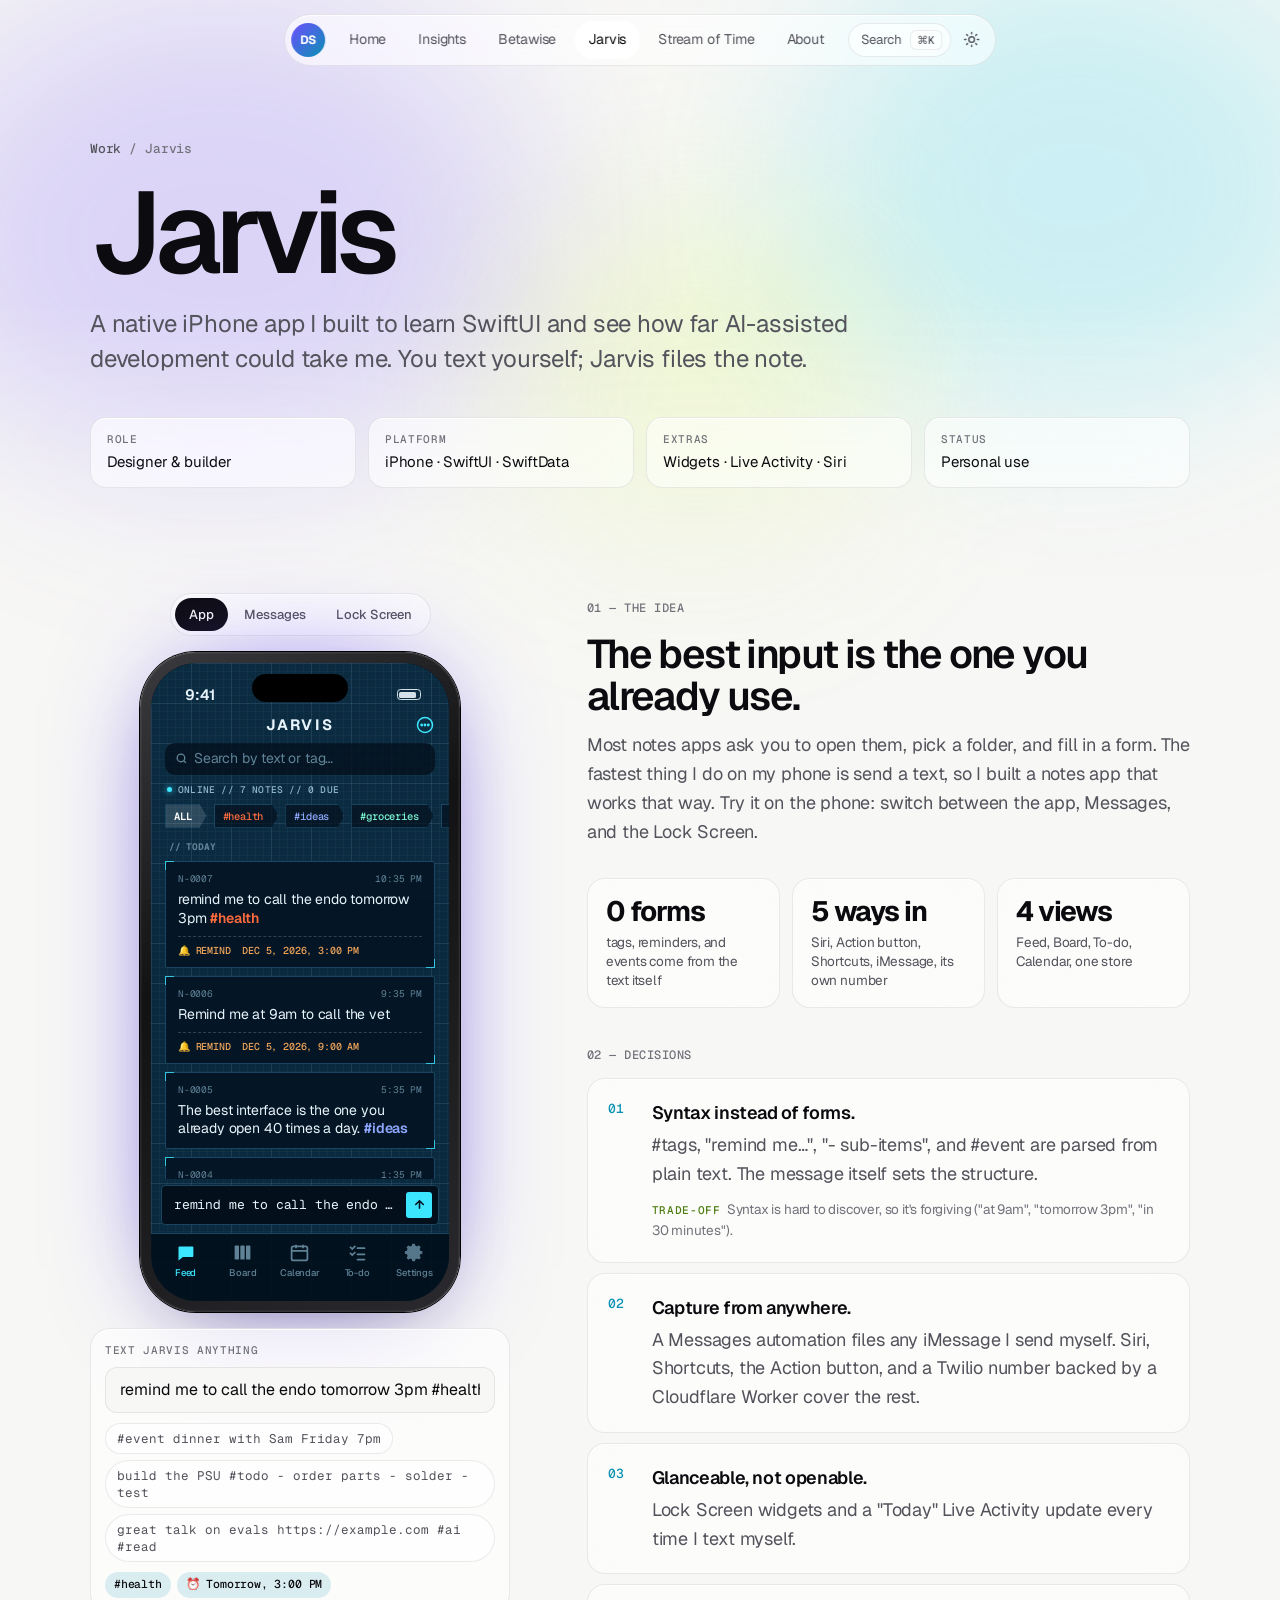
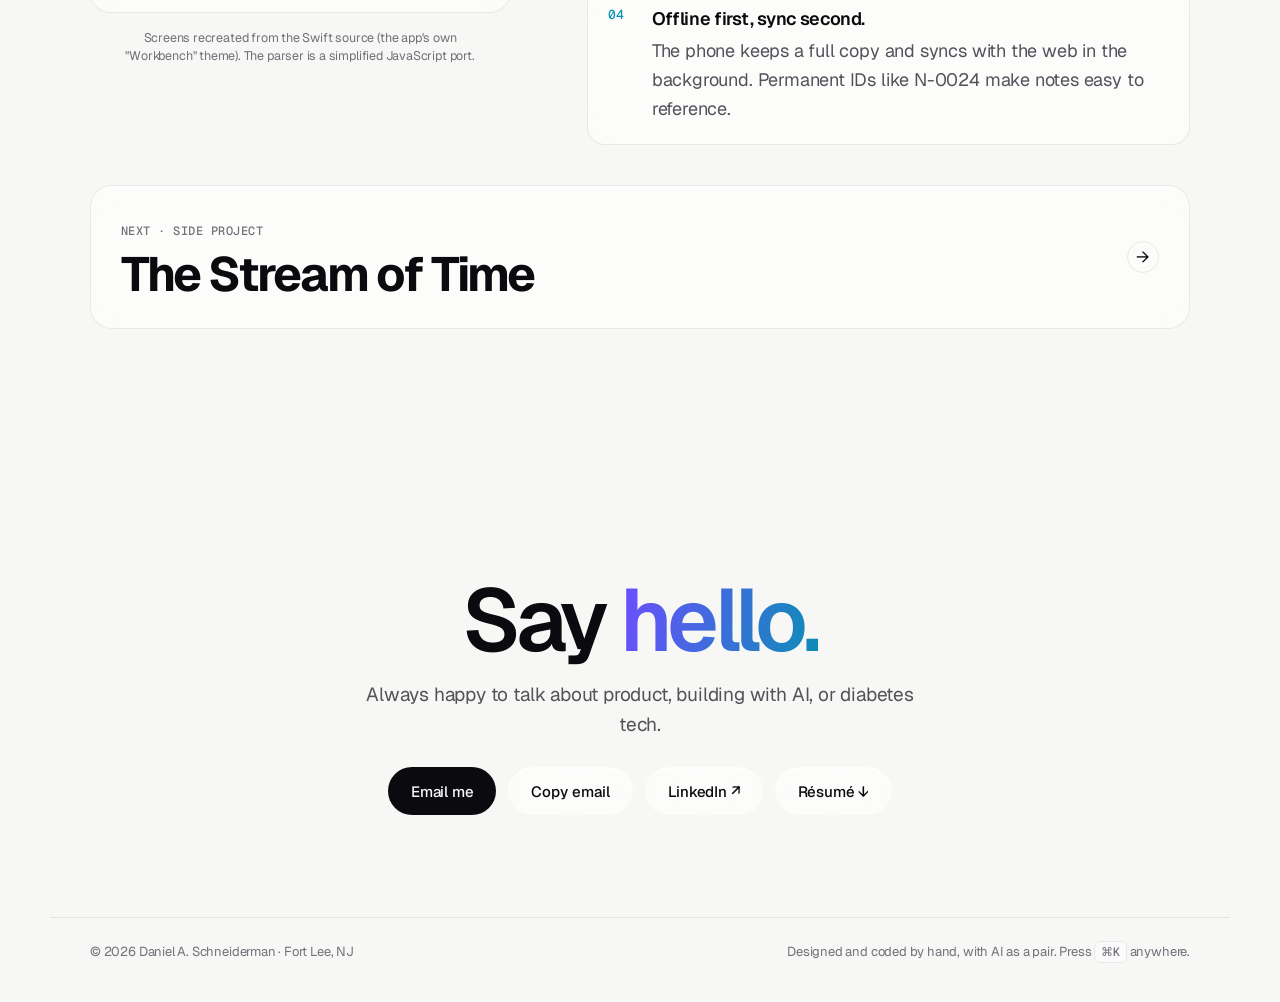
<file: jarvis/index.html>
<!DOCTYPE html>
<html lang="en">
<head>
<meta charset="UTF-8" />
<meta name="viewport" content="width=device-width, initial-scale=1, viewport-fit=cover" />
<title>Jarvis — Daniel Schneiderman</title>
<meta name="description" content="Case study: Jarvis, a native iPhone notes app you use by texting yourself." />
<meta property="og:title" content="Jarvis — Daniel Schneiderman" />
<meta property="og:description" content="Case study: Jarvis, a native iPhone notes app you use by texting yourself." />
<meta property="og:url" content="https://danielschneiderman.com/jarvis/" />
<meta property="og:type" content="website" />
<link rel="canonical" href="https://danielschneiderman.com/jarvis/" />
<meta name="color-scheme" content="dark light" />
<link rel="icon" href="data:image/svg+xml,%3Csvg xmlns='http://www.w3.org/2000/svg' viewBox='0 0 32 32'%3E%3Cdefs%3E%3ClinearGradient id='g' x1='0' y1='0' x2='1' y2='1'%3E%3Cstop offset='0' stop-color='%238b7bff'/%3E%3Cstop offset='1' stop-color='%2322d3ee'/%3E%3C/linearGradient%3E%3C/defs%3E%3Crect width='32' height='32' rx='9' fill='url(%23g)'/%3E%3Ctext x='16' y='21.5' font-family='Helvetica,Arial' font-weight='700' font-size='13' fill='white' text-anchor='middle'%3EDS%3C/text%3E%3C/svg%3E" />
<link rel="preconnect" href="https://fonts.googleapis.com" />
<link rel="preconnect" href="https://fonts.gstatic.com" crossorigin />
<link href="https://fonts.googleapis.com/css2?family=Geist:wght@300..800&family=Geist+Mono:wght@400;500;600&display=swap" rel="stylesheet" />
<link rel="stylesheet" href="/styles.css" />
<script>
  // Saved theme before first paint; otherwise dark unless the device prefers light.
  (function () {
    var t = null; try { t = localStorage.getItem('theme'); } catch (e) {}
    if (!t) t = matchMedia('(prefers-color-scheme: light)').matches ? 'light' : 'dark';
    document.documentElement.dataset.theme = t;
  })();
  // A page transition the browser skips (e.g. background tab) is harmless; don't log it as an error.
  ['pageswap', 'pagereveal'].forEach(function (ev) {
    addEventListener(ev, function (e) { var vt = e.viewTransition; if (vt) { vt.ready.catch(function () {}); vt.finished.catch(function () {}); } });
  });
</script>
</head>
<body>
<a class="skip" href="#main">Skip to content</a>

<nav class="nav glass" aria-label="Primary">
  <a class="mark" href="/" aria-label="Daniel Schneiderman, home">DS</a>
  <a class="link" href="/">Home</a>
  <a class="link" href="/insights/">Insights</a>
  <a class="link" href="/betawise/">Betawise</a>
  <a class="link" href="/jarvis/">Jarvis</a>
  <a class="link" href="/stream-of-time/">Stream of Time</a>
  <a class="link" href="/about/">About</a>
  <button class="k" type="button" data-cmdk aria-haspopup="dialog"><span class="k-long">Search</span><span class="k-short">Menu</span><kbd>⌘K</kbd></button>
  <button class="icon" type="button" id="theme" aria-label="Switch theme">
    <svg class="moon" viewBox="0 0 24 24" fill="none" stroke="currentColor" stroke-width="2" stroke-linecap="round" aria-hidden="true"><path d="M21 12.8A9 9 0 1 1 11.2 3a7 7 0 0 0 9.8 9.8z"/></svg>
    <svg class="sun" viewBox="0 0 24 24" fill="none" stroke="currentColor" stroke-width="2" stroke-linecap="round" aria-hidden="true"><circle cx="12" cy="12" r="4"/><path d="M12 2v2M12 20v2M4.9 4.9l1.4 1.4M17.7 17.7l1.4 1.4M2 12h2M20 12h2M4.9 19.1l1.4-1.4M17.7 6.3l1.4-1.4"/></svg>
  </button>
</nav>

<main id="main">

<header class="page-head">
  <div class="aurora" aria-hidden="true"><i></i><i></i><i></i></div>
  <div class="wrap">
    <p class="crumbs"><a href="/">Work</a><span aria-hidden="true">/</span><span>Jarvis</span></p>
    <h1 class="vt-jarvis">Jarvis</h1>
    <p class="lede">A native iPhone app I built to learn SwiftUI and see how far AI-assisted development could take me. You text yourself; Jarvis files the note.</p>
    <dl class="meta"><div class="glass"><dt>Role</dt><dd>Designer &amp; builder</dd></div><div class="glass"><dt>Platform</dt><dd>iPhone · SwiftUI · SwiftData</dd></div><div class="glass"><dt>Extras</dt><dd>Widgets · Live Activity · Siri</dd></div><div class="glass"><dt>Status</dt><dd>Personal use</dd></div></dl>
  </div>
</header>
<section class="block" style="padding-top:40px">
  <div class="wrap">
    <div class="case flip">
      <div class="stage">
          <div class="views glass" role="tablist" aria-label="Jarvis screens">
            <span class="thumb" id="views-thumb" aria-hidden="true"></span>
            <button role="tab" aria-selected="true" aria-controls="jv-phone" data-view="app">App</button>
            <button role="tab" aria-selected="false" aria-controls="jv-phone" data-view="msg" tabindex="-1">Messages</button>
            <button role="tab" aria-selected="false" aria-controls="jv-phone" data-view="lock" tabindex="-1">Lock Screen</button>
          </div>
          <div class="iphone" id="jv-phone" role="tabpanel" aria-label="Jarvis preview">
            <div class="screen" style="background:#000">
              <!-- App -->
              <div class="view jv-app on" data-v="app">
                <div class="sb"><span>9:41</span><i></i></div>
                <div class="jv-nav"><span></span><b>JARVIS</b><svg viewBox="0 0 24 24" fill="none" stroke="currentColor" stroke-width="1.8" aria-hidden="true"><circle cx="12" cy="12" r="9"/><circle cx="8" cy="12" r=".8" fill="currentColor"/><circle cx="12" cy="12" r=".8" fill="currentColor"/><circle cx="16" cy="12" r=".8" fill="currentColor"/></svg></div>
                <div class="jv-search"><svg viewBox="0 0 24 24" fill="none" stroke="currentColor" stroke-width="2.4" aria-hidden="true"><circle cx="11" cy="11" r="7"/><path d="M20 20l-4-4"/></svg>Search by text or tag…</div>
                <div class="jv-status"><i></i><span id="jv-statusline">ONLINE // 7 NOTES // 1 DUE</span></div>
                <div class="jv-tags" id="jv-tagbar"></div>
                <div class="jv-feed" id="jv-feed"></div>
                <div class="jv-composer"><span class="t" id="jv-comp"></span><span class="send" aria-hidden="true"><svg viewBox="0 0 24 24" fill="none" stroke="currentColor" stroke-width="3" stroke-linecap="round" stroke-linejoin="round"><path d="M12 19V5M5 12l7-7 7 7"/></svg></span></div>
                <div class="jv-tabs" aria-hidden="true">
                  <span class="on"><svg viewBox="0 0 24 24" fill="currentColor"><path d="M4 5h16a1 1 0 0 1 1 1v10a1 1 0 0 1-1 1H9l-5 4V6a1 1 0 0 1 1-1z"/></svg>Feed</span>
                  <span><svg viewBox="0 0 24 24" fill="currentColor"><rect x="3" y="4" width="5" height="16" rx="1"/><rect x="9.5" y="4" width="5" height="16" rx="1"/><rect x="16" y="4" width="5" height="16" rx="1"/></svg>Board</span>
                  <span><svg viewBox="0 0 24 24" fill="none" stroke="currentColor" stroke-width="2"><rect x="3" y="5" width="18" height="16" rx="2"/><path d="M3 10h18M8 3v4M16 3v4"/></svg>Calendar</span>
                  <span><svg viewBox="0 0 24 24" fill="none" stroke="currentColor" stroke-width="2" stroke-linecap="round"><path d="M4 6l2 2 3-3M4 13l2 2 3-3M12 7h8M12 14h8M12 20h8"/></svg>To-do</span>
                  <span><svg viewBox="0 0 24 24" fill="currentColor"><path d="M12 8a4 4 0 1 0 0 8 4 4 0 0 0 0-8zm9 5.5v-3l-2.4-.6a7 7 0 0 0-.8-1.9l1.3-2.1-2.1-2.1-2.1 1.3a7 7 0 0 0-1.9-.8L12.5 2h-3l-.6 2.4a7 7 0 0 0-1.9.8L4.9 3.9 2.8 6l1.3 2.1a7 7 0 0 0-.8 1.9L1 10.5v3l2.4.6c.2.7.4 1.3.8 1.9l-1.3 2.1L5 20.2l2.1-1.3c.6.4 1.2.6 1.9.8l.5 2.3h3l.6-2.4c.7-.2 1.3-.4 1.9-.8l2.1 1.3 2.1-2.1-1.3-2.1c.4-.6.6-1.2.8-1.9z" opacity=".9"/></svg>Settings</span>
                </div>
              </div>
              <!-- Messages -->
              <div class="view msg" data-v="msg">
                <div class="sb"><span>9:41</span><i></i></div>
                <div class="msg-head"><span class="back" aria-hidden="true">‹</span><div class="avatar" role="img" aria-label="Jarvis contact photo">🤖</div><small>Jarvis</small></div>
                <div class="msg-body">
                  <div class="msg-time">Today 9:12 AM</div>
                  <div class="mb old">Eggs, oat milk, limes, hot sauce #groceries</div>
                  <div class="msg-del">Delivered</div>
                  <div class="mb" id="msg-bubble"></div>
                  <div class="msg-filed" id="msg-filed"></div>
                </div>
                <div class="msg-bar"><span class="plus" aria-hidden="true">+</span><span class="field">iMessage</span></div>
              </div>
              <!-- Lock screen -->
              <div class="view lock" data-v="lock">
                <div class="sb"><span></span><i></i></div>
                <div class="lock-top">
                  <div class="lock-date" id="lock-date">Tuesday, October 6</div>
                  <div class="lock-time">9:41</div>
                  <div class="widgets">
                    <div class="wg wg-circ"><svg viewBox="0 0 24 24" fill="currentColor"><path d="M12 22a2.5 2.5 0 0 0 2.4-2h-4.8a2.5 2.5 0 0 0 2.4 2zm7-6V11a7 7 0 0 0-5-6.7V4a2 2 0 1 0-4 0v.3A7 7 0 0 0 5 11v5l-2 2v1h18v-1z"/></svg><b id="wg-count">1</b></div>
                    <div class="wg wg-rect"><div class="t"><svg viewBox="0 0 24 24" fill="currentColor"><path d="M4 5h16a1 1 0 0 1 1 1v10a1 1 0 0 1-1 1H9l-5 4V6a1 1 0 0 1 1-1z"/></svg>Jarvis<span id="wg-due" style="font-weight:500;opacity:.8"></span></div><div id="wg-rows"></div></div>
                  </div>
                </div>
                <div class="lock-spacer"></div>
                <div class="la">
                  <div class="la-head"><b><svg viewBox="0 0 24 24" fill="currentColor"><path d="M4 5h16a1 1 0 0 1 1 1v10a1 1 0 0 1-1 1H9l-5 4V6a1 1 0 0 1 1-1z"/></svg>Jarvis · Today</b><span id="la-count">1 due</span></div>
                  <ul id="la-rows"></ul>
                </div>
                <div class="lock-bottom" aria-hidden="true">
                  <span><svg viewBox="0 0 24 24" fill="currentColor"><path d="M9 2h6l-1 7h3l-6 13 1-9H8z"/></svg></span>
                  <span><svg viewBox="0 0 24 24" fill="none" stroke="currentColor" stroke-width="2"><rect x="3" y="7" width="18" height="13" rx="3"/><circle cx="12" cy="13.5" r="3.5"/><path d="M9 7l1.5-3h3L15 7"/></svg></span>
                </div>
              </div>
            </div>
          </div>
          <div class="try glass">
            <label for="jv-in">Text Jarvis anything</label>
            <input id="jv-in" type="text" autocomplete="off" spellcheck="false" value="remind me to call the endo tomorrow 3pm #health" />
            <div class="chips" aria-label="Examples">
              <button type="button">#event dinner with Sam Friday 7pm</button>
              <button type="button">build the PSU #todo - order parts - solder - test</button>
              <button type="button">great talk on evals https://example.com #ai #read</button>
            </div>
            <div class="parsed" id="jv-parsed" aria-live="polite"></div>
          </div>
          <p class="fine">Screens recreated from the Swift source (the app's own "Workbench" theme). The parser is a simplified JavaScript port.</p>
        </div>
      <div class="prose">
        <div class="reveal">
          <span class="label">01 — The idea</span>
          <h2 style="margin-top:14px">The best input is the one you already use.</h2>
          <p>Most notes apps ask you to open them, pick a folder, and fill in a form. The fastest thing I do on my phone is send a text, so I built a notes app that works that way. Try it on the phone: switch between the app, Messages, and the Lock Screen.</p>
        </div>
        <div class="stats reveal" style="margin-top:32px">
          <div class="glass spot"><strong>0 forms</strong><span>tags, reminders, and events come from the text itself</span></div>
          <div class="glass spot"><strong>5 ways in</strong><span>Siri, Action button, Shortcuts, iMessage, its own number</span></div>
          <div class="glass spot"><strong>4 views</strong><span>Feed, Board, To-do, Calendar, one store</span></div>
        </div>
        <span class="label reveal" style="display:block;margin:40px 0 14px">02 — Decisions</span>
        <ol class="decisions">
          <li class="glass spot reveal"><h3>Syntax instead of forms.</h3><p>#tags, "remind me…", "- sub-items", and #event are parsed from plain text. The message itself sets the structure.</p><p class="trade"><b>Trade-off</b>Syntax is hard to discover, so it's forgiving ("at 9am", "tomorrow 3pm", "in 30 minutes").</p></li>
          <li class="glass spot reveal"><h3>Capture from anywhere.</h3><p>A Messages automation files any iMessage I send myself. Siri, Shortcuts, the Action button, and a Twilio number backed by a Cloudflare Worker cover the rest.</p></li>
          <li class="glass spot reveal"><h3>Glanceable, not openable.</h3><p>Lock Screen widgets and a "Today" Live Activity update every time I text myself.</p></li>
          <li class="glass spot reveal"><h3>Offline first, sync second.</h3><p>The phone keeps a full copy and syncs with the web in the background. Permanent IDs like N-0024 make notes easy to reference.</p></li>
        </ol>
      </div>
    </div>
    <a class="next-case glass spot reveal" href="/stream-of-time/"><div><span class="label">Next · Side project</span><strong>The Stream of Time</strong></div><span class="arrow-chip" aria-hidden="true">→</span></a>
  </div>
</section>

<section class="contact-band" aria-labelledby="ct-title">
  <div class="wrap reveal">
    <h2 id="ct-title">Say <span class="grad-text">hello.</span></h2>
    <p>Always happy to talk about product, building with AI, or diabetes tech.</p>
    <div class="ctas">
      <a class="btn btn-primary" href="mailto:dschneiderman955@gmail.com">Email me</a>
      <button class="btn btn-glass glass" type="button" data-copy>Copy email</button>
      <a class="btn btn-glass glass" href="https://www.linkedin.com/in/danielschneiderman955/" rel="noopener">LinkedIn ↗</a>
      <a class="btn btn-glass glass" href="/Daniel_Schneiderman_Resume.pdf" download>Résumé ↓</a>
    </div>
    <span class="copied" id="copied" role="status"></span>
  </div>
</section>

</main>

<footer>
  <div class="wrap">
    <span>© 2026 Daniel A. Schneiderman · Fort Lee, NJ</span>
    <span>Designed and coded by hand, with AI as a pair. Press <kbd>⌘K</kbd> anywhere.</span>
  </div>
</footer>

<dialog class="cmdk" id="cmdk" aria-label="Command menu">
  <div class="cmdk-in">
    <svg viewBox="0 0 24 24" fill="none" stroke="currentColor" stroke-width="2" aria-hidden="true"><circle cx="11" cy="11" r="7"/><path d="M20 20l-4-4"/></svg>
    <input id="cmdk-q" type="text" placeholder="Go to a page or run an action…" autocomplete="off" role="combobox" aria-expanded="true" aria-controls="cmdk-list" aria-autocomplete="list" />
    <kbd>esc</kbd>
  </div>
  <ul id="cmdk-list" role="listbox" aria-label="Results"></ul>
  <div class="cmdk-foot"><span>↑↓ navigate</span><span>↵ select</span><span>esc close</span></div>
</dialog>

<script src="/site.js"></script>
<script>
(function () {
  function $(id) { return document.getElementById(id); }
  /* ---------- Jarvis: view switcher ---------- */
  var vtabs = Array.prototype.slice.call(document.querySelectorAll('.views [role="tab"]')), vthumb = $('views-thumb');
  function placeThumb(t) { vthumb.style.width = t.offsetWidth + 'px'; vthumb.style.transform = 'translateX(' + t.offsetLeft + 'px)'; }
  function selectView(t, focus) {
    vtabs.forEach(function (x) { var on = x === t; x.setAttribute('aria-selected', String(on)); x.tabIndex = on ? 0 : -1; });
    document.querySelectorAll('#jv-phone .view').forEach(function (v) { v.classList.toggle('on', v.dataset.v === t.dataset.view); });
    placeThumb(t); if (focus) t.focus();
  }
  vtabs.forEach(function (t, i) {
    t.addEventListener('click', function () { selectView(t); });
    t.addEventListener('keydown', function (e) {
      var n = e.key === 'ArrowRight' ? i + 1 : e.key === 'ArrowLeft' ? i - 1 : null; if (n === null) return;
      e.preventDefault(); selectView(vtabs[(n + vtabs.length) % vtabs.length], true);
    });
  });
  addEventListener('resize', function () { placeThumb(vtabs.filter(function (t) { return t.getAttribute('aria-selected') === 'true'; })[0]); });
  if (document.fonts) document.fonts.ready.then(function () { placeThumb(vtabs[0]); }); placeThumb(vtabs[0]);

  /* ---------- Jarvis: parser (simplified port of Parser.swift) ---------- */
  var REMIND = ['remind me to ', 'remind me ', 'reminder: ', 'reminder '];
  var DAYS = ['sunday', 'monday', 'tuesday', 'wednesday', 'thursday', 'friday', 'saturday'];
  var MONTHS = ['jan', 'feb', 'mar', 'apr', 'may', 'jun', 'jul', 'aug', 'sep', 'oct', 'nov', 'dec'];
  var PALETTE = ['3CE6FF', 'FFB547', '7CF5D2', '8FA8FF', 'FF6B3D', 'B8F2FF', '5EEAD4', 'F5D06B'];
  var SEED_TAGS = ['vet', 'travel', 'groceries', 'ideas'];
  function tagColor(name, order) { var i = SEED_TAGS.indexOf(name); if (i < 0) i = SEED_TAGS.length + order.indexOf(name); return '#' + PALETTE[i % PALETTE.length]; }
  function hashtags(t) { var out = [], m, re = /(?<![\w&])#([A-Za-z0-9_\-]+)/g; while ((m = re.exec(t))) { var g = m[1].toLowerCase(); if (out.indexOf(g) < 0) out.push(g); } return out; }
  function stripTags(t) { return t.replace(/(?<![\w&])#[A-Za-z0-9_\-]+\s?/g, ''); }
  function today0(now) { return new Date(now.getFullYear(), now.getMonth(), now.getDate()); }
  function findDate(t, now) {
    var s = t.toLowerCase(), m, matched = [];
    if ((m = s.match(/\bin (\d+) (minute|min|hour|hr|day)s?\b/))) { var n = +m[1], u = m[2][0]; return { date: new Date(now.getTime() + n * (u === 'm' ? 60e3 : u === 'h' ? 36e5 : 864e5)), matched: [m[0]] }; }
    var base = null;
    if ((m = s.match(/\btomorrow\b/))) { base = new Date(now); base.setDate(base.getDate() + 1); matched.push(m[0]); }
    else if ((m = s.match(/\btoday\b|\btonight\b/))) { base = new Date(now); matched.push(m[0]); }
    else if ((m = s.match(new RegExp('\\b(' + DAYS.join('|') + ')\\b')))) { base = new Date(now); base.setDate(base.getDate() + ((DAYS.indexOf(m[1]) - now.getDay() + 7) % 7 || 7)); matched.push(m[0]); }
    else if ((m = s.match(/\b(jan|feb|mar|apr|may|jun|jul|aug|sep|oct|nov|dec)[a-z]*\.?\s+(\d{1,2})(?:st|nd|rd|th)?(?:,?\s+(\d{4}))?\b/))) {
      base = new Date(m[3] ? +m[3] : now.getFullYear(), MONTHS.indexOf(m[1]), +m[2]); matched.push(m[0]);
      if (!m[3] && base < today0(now)) base.setFullYear(base.getFullYear() + 1);
    }
    else if ((m = s.match(/\b(\d{1,2})\/(\d{1,2})(?:\/(\d{2,4}))?\b/))) {
      base = new Date(m[3] ? (+m[3] < 100 ? 2000 + +m[3] : +m[3]) : now.getFullYear(), +m[1] - 1, +m[2]); matched.push(m[0]);
      if (!m[3] && base < today0(now)) base.setFullYear(base.getFullYear() + 1);
    }
    var tm = s.match(/\b(?:at\s+)?(\d{1,2})(?::(\d{2}))?\s*(am|pm)\b/) || s.match(/\bat\s+(\d{1,2}):(\d{2})\b/);
    if (tm) {
      var h = tm[3] ? +tm[1] % 12 + (tm[3] === 'pm' ? 12 : 0) : +tm[1], explicitDay = !!base; base = base || new Date(now);
      base.setHours(h, tm[2] ? +tm[2] : 0, 0, 0); matched.push(tm[0]);
      if (!explicitDay && base < now) base.setDate(base.getDate() + 1); // "at 9am" said at 10am → tomorrow
    } else if (base) base.setHours(9, 0, 0, 0);
    return base ? { date: base, matched: matched } : null;
  }
  function isToday(d) { return d.toDateString() === new Date().toDateString(); }
  function fmtShort(d) {
    var t = new Date(); t.setDate(t.getDate() + 1);
    var day = isToday(d) ? 'Today' : d.toDateString() === t.toDateString() ? 'Tomorrow' : d.toLocaleDateString(undefined, { weekday: 'short', month: 'short', day: 'numeric' });
    return day + ', ' + d.toLocaleTimeString(undefined, { hour: 'numeric', minute: '2-digit' });
  }
  function fmtRemind(d) { return (d.toLocaleDateString('en-US', { month: 'short', day: 'numeric', year: 'numeric' }) + ', ' + d.toLocaleTimeString('en-US', { hour: 'numeric', minute: '2-digit' })).toUpperCase(); }
  function clock(d) { return d.toLocaleTimeString(undefined, { hour: 'numeric', minute: '2-digit' }); }
  function esc(s) { return String(s).replace(/[&<>"]/g, function (c) { return { '&': '&amp;', '<': '&lt;', '>': '&gt;', '"': '&quot;' }[c]; }); }
  function parse(raw) {
    var parts = raw.split(/\s+[-•*]\s+/), main = parts.shift().trim(), subs = parts.map(function (s) { return stripTags(s).trim(); }).filter(Boolean);
    var tags = hashtags(raw), lower = main.toLowerCase();
    var isReminder = REMIND.some(function (p) { return lower.indexOf(p) === 0; });
    var isEvent = tags.some(function (t) { return t === 'event' || t === 'cal' || t === 'calendar'; }) || /^(event|cal|add to calendar)\b/.test(lower);
    var date = (isReminder || isEvent) ? findDate(stripTags(main), new Date()) : null;
    var link = (raw.match(/https?:\/\/\S+/) || [])[0];
    var title = main;
    if (isReminder) REMIND.some(function (p) { if (lower.indexOf(p) === 0) { title = title.slice(p.length); return true; } });
    title = stripTags(title);
    if (date) date.matched.forEach(function (m) { title = title.replace(new RegExp(m.replace(/[.*+?^${}()|[\]\\]/g, '\\$&'), 'i'), ''); });
    title = title.replace(/^\s*(add to calendar|event|cal)\b:?\s*/i, '').replace(/\s+(at|on|in|by)\s*$/i, '').replace(/\s{2,}/g, ' ').trim().replace(/^(to|at|on|in|by)\s+/i, '');
    return { raw: raw, main: main, subs: subs, tags: tags, isReminder: isReminder, isEvent: isEvent, isTodo: tags.indexOf('todo') >= 0, date: date && date.date, link: link, title: title };
  }

  /* Seed notes: the app's own demo data (Store.seedDemo) */
  var H = 36e5, now = Date.now();
  var SEED = [
    { id: 6, text: 'Remind me at 9am to call the vet', at: now - 1 * H, remind: (function () { var d = new Date(); d.setDate(d.getDate() + 1); d.setHours(9, 0, 0, 0); return d; })(), tags: ['vet'] },
    { id: 5, text: 'The best interface is the one you already open 40 times a day. #ideas', at: now - 5 * H, tags: ['ideas'] },
    { id: 4, text: 'Eggs, oat milk, limes, hot sauce #groceries', at: now - 9 * H, tags: ['groceries'] },
    { id: 3, text: 'Flights for the June trip https://www.google.com/travel/flights', at: now - 22 * H, tags: ['travel'] }
  ];
  function highlight(text, order) {
    return esc(text).replace(/(^|[^\w&])#([A-Za-z0-9_\-]+)/g, function (_, pre, t) { return pre + '<span class="h" style="color:' + tagColor(t.toLowerCase(), order) + '">#' + t + '</span>'; });
  }
  function jcard(n, p, order, isNew) {
    var meta = '<div class="jmeta"><span>N-' + String(n.id).padStart(4, '0') + '</span><span>' + clock(new Date(n.at)) + '</span></div>';
    var body = '<div class="jtext' + (n.text ? '' : ' empty') + '">' + (n.text ? highlight(n.text, order) : 'log a note_') + '</div>';
    if (p && p.subs.length) body += '<ul class="jtree">' + p.subs.map(function (s, i) { return '<li>' + (i === p.subs.length - 1 ? '└─ ' : '├─ ') + '<span class="ck">☐</span> ' + esc(s) + '</li>'; }).join('') + '</ul>';
    if (p && p.link) { var host = p.link.replace(/^https?:\/\//, '').split('/')[0]; body += '<div class="jlink">🔗 ' + esc(host) + '<span style="margin-left:auto">↗</span></div>'; }
    else if (!p && /https?:\/\//.test(n.text)) body += '<div class="jlink">🔗 www.google.com<span style="margin-left:auto">↗</span></div>';
    var remind = n.remind || (p && p.isReminder && p.date);
    if (remind) body += '<div class="jstat">🔔 REMIND&nbsp; ' + fmtRemind(remind) + '</div>';
    if (p && p.isEvent && p.date) body += '<div class="jstat cal">📅 ON CALENDAR&nbsp; ' + fmtRemind(p.date) + '</div>';
    return '<div class="jcard' + (isNew ? ' new' : '') + '">' + meta + body + '</div>';
  }

  var input = $('jv-in'), lastRaw = null;
  function renderJarvis() {
    var raw = input.value, p = parse(raw), order = p.tags.filter(function (t) { return SEED_TAGS.indexOf(t) < 0; });
    var userNote = { id: 7, text: p.subs.length ? p.main : raw, at: now, tags: p.tags };

    // App
    var due = (p.isReminder && p.date && isToday(p.date) ? 1 : 0);
    $('jv-statusline').textContent = 'ONLINE  //  ' + (raw ? 7 : 6) + ' NOTES  //  ' + due + ' DUE';
    var bar = ['<span class="net sel">ALL</span>'];
    order.concat(SEED_TAGS.slice().reverse()).forEach(function (t) { bar.push('<span class="net" style="color:' + tagColor(t, order) + '">#' + esc(t) + '</span>'); });
    $('jv-tagbar').innerHTML = bar.join('');
    var feed = '<div class="jv-day">// TODAY</div>';
    if (raw) feed += jcard(userNote, p, order, raw !== lastRaw && lastRaw !== null);
    SEED.forEach(function (n) { feed += jcard(n, null, order, false); });
    $('jv-feed').innerHTML = feed;
    $('jv-comp').innerHTML = raw ? esc(raw) + '<span class="caret"></span>' : '<span class="ph">log a note_</span><span class="caret"></span>';

    // Messages
    var mb = $('msg-bubble'); mb.textContent = raw || '…'; mb.classList.toggle('ghost', !raw);
    var filed = [];
    if (p.isReminder && p.date) filed.push('⏰ ' + fmtShort(p.date));
    if (p.isEvent && p.date) filed.push('📅 Added to Calendar');
    if (p.isTodo) filed.push('☐ To-do');
    if (p.tags.length) filed.push(p.tags.filter(function (t) { return t !== 'event' && t !== 'todo'; }).map(function (t) { return '#' + t; }).join(' '));
    $('msg-filed').textContent = raw ? 'Filed to Jarvis ✓ ' + filed.filter(Boolean).join(' · ') : '';

    // Lock screen (mirrors LockScreen.snapshot: reminders due today, else latest notes)
    var d = new Date();
    $('lock-date').textContent = d.toLocaleDateString('en-US', { weekday: 'long', month: 'long', day: 'numeric' });
    var dueRows = [];
    if (p.isReminder && p.date && isToday(p.date)) dueRows.push({ time: clock(p.date), text: p.title, tag: p.tags[0], color: p.tags[0] ? tagColor(p.tags[0], order) : '#525252' });
    if (p.isEvent && p.date && isToday(p.date)) dueRows.push({ time: clock(p.date), text: p.title, tag: 'event', color: tagColor('event', order) });
    var latest = [];
    if (raw && !p.isReminder) latest.push({ text: p.title || stripTags(p.main), tag: p.tags[0], color: p.tags[0] ? tagColor(p.tags[0], order) : '#525252' });
    latest.push({ text: 'The best interface is the one you already open…', tag: 'ideas', color: tagColor('ideas', order) });
    latest.push({ text: 'Eggs, oat milk, limes, hot sauce', tag: 'groceries', color: tagColor('groceries', order) });
    var nextRem = p.isReminder && p.date && !isToday(p.date) ? { time: fmtShort(p.date).split(',')[0], text: p.title, tag: p.tags[0], color: p.tags[0] ? tagColor(p.tags[0], order) : '#525252' } : null;
    var rows = dueRows.length ? dueRows : (nextRem ? [nextRem] : []).concat(latest).slice(0, 3);
    $('la-count').textContent = dueRows.length ? dueRows.length + ' due' : (raw ? 7 : 6) + ' notes';
    $('la-rows').innerHTML = rows.slice(0, 3).map(function (r) {
      return '<li><i style="background:' + r.color + '"></i><em>' + (r.time ? esc(r.time) : '') + '</em><span>' + esc(r.text) + '</span><small>' + (r.tag ? '#' + esc(r.tag) : '') + '</small></li>';
    }).join('');
    $('wg-count').textContent = dueRows.length || (raw ? 7 : 6);
    $('wg-due').textContent = dueRows.length ? ' · ' + dueRows.length + ' due' : '';
    $('wg-rows').innerHTML = rows.slice(0, 2).map(function (r) { return '<div class="r">' + (r.time ? '<em>' + esc(r.time) + '</em>' : '') + esc(r.text) + '</div>'; }).join('');

    // Parsed chips
    var chips = [];
    p.tags.forEach(function (t) { chips.push('#' + t); });
    if (p.isReminder) chips.push(p.date ? '⏰ ' + fmtShort(p.date) : '⏰ needs a time');
    if (p.isEvent) chips.push(p.date ? '📅 calendar · 1 hr' : '📅 needs a date');
    if (p.isTodo) chips.push('☐ to-do');
    if (p.subs.length) chips.push(p.subs.length + ' sub-item' + (p.subs.length > 1 ? 's' : ''));
    if (p.link) chips.push('🔗 link');
    $('jv-parsed').innerHTML = chips.map(function (c) { return '<span>' + esc(c) + '</span>'; }).join('');
    lastRaw = raw;
  }
  input.addEventListener('input', renderJarvis);
  document.querySelectorAll('.chips button').forEach(function (b) {
    b.addEventListener('click', function () { input.value = b.textContent; renderJarvis(); input.focus({ preventScroll: true }); });
  });
  renderJarvis();

})();
</script>
</body>
</html>
</file>
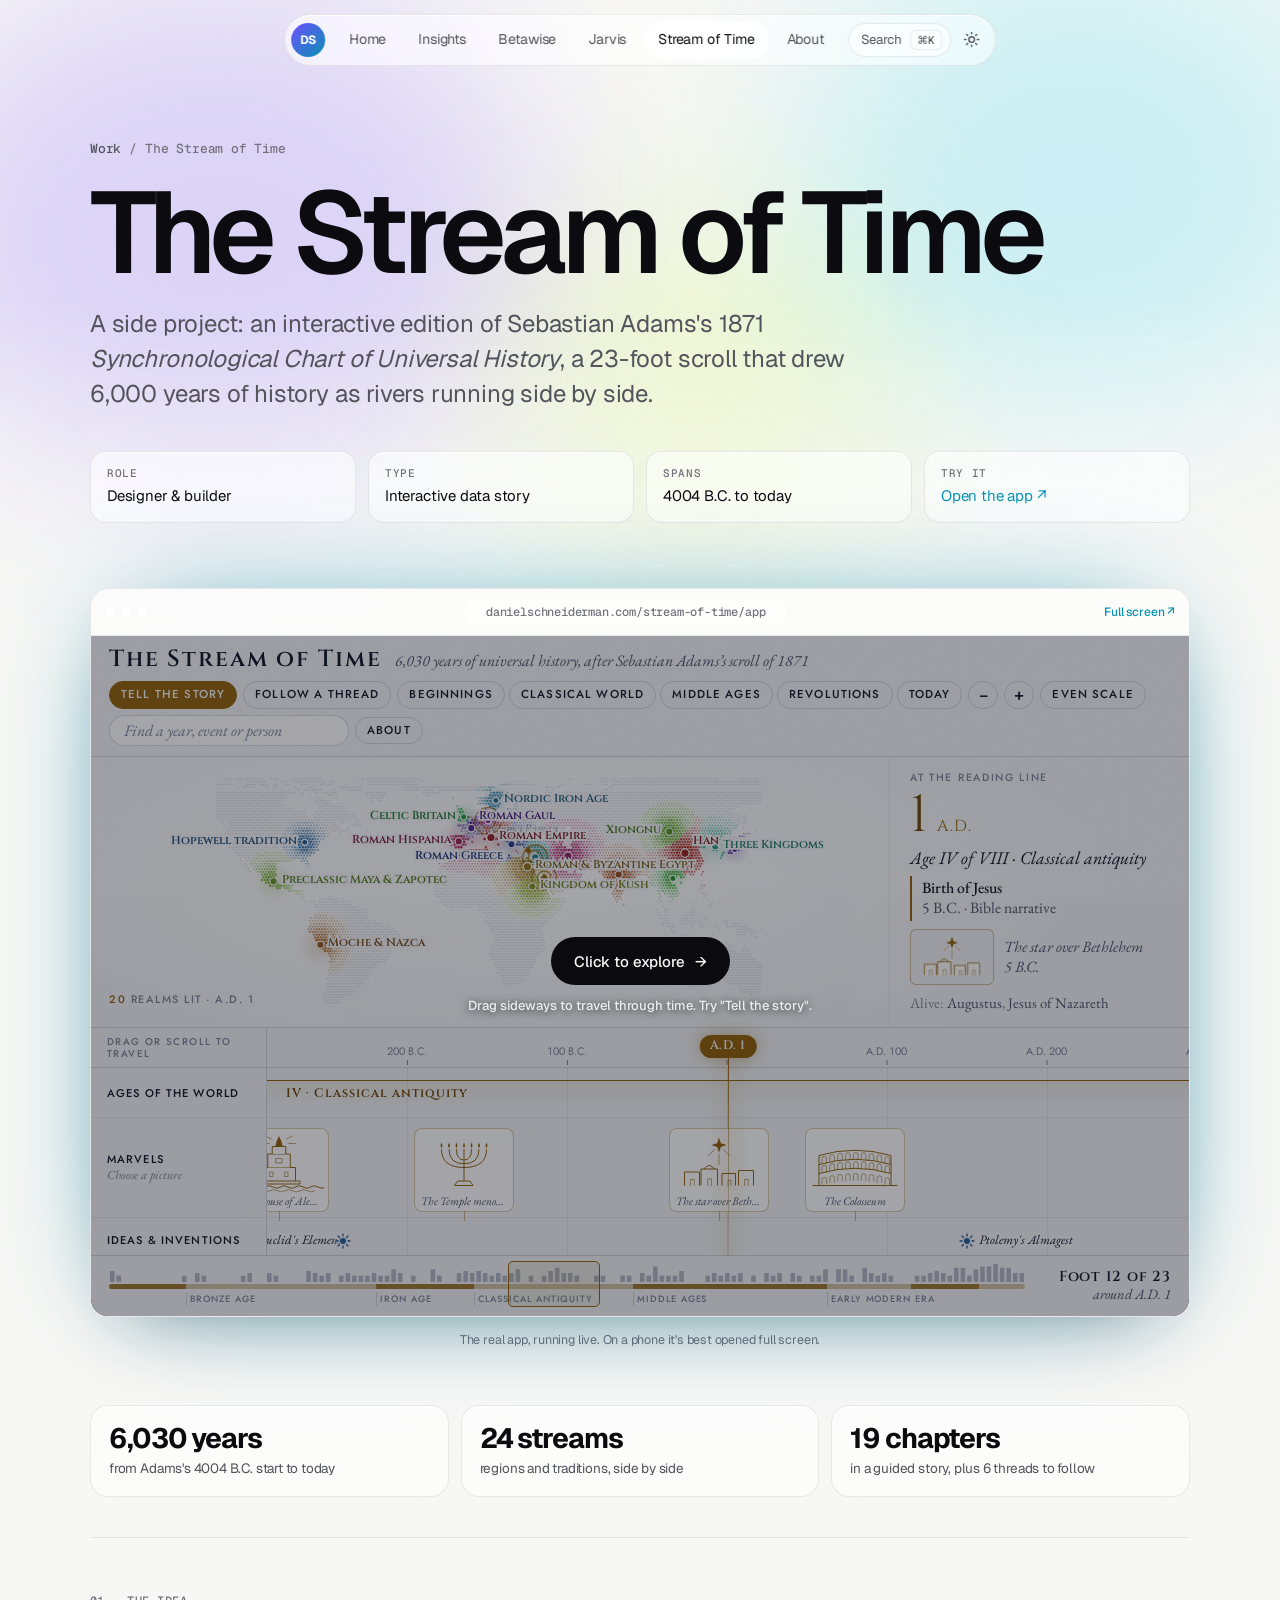
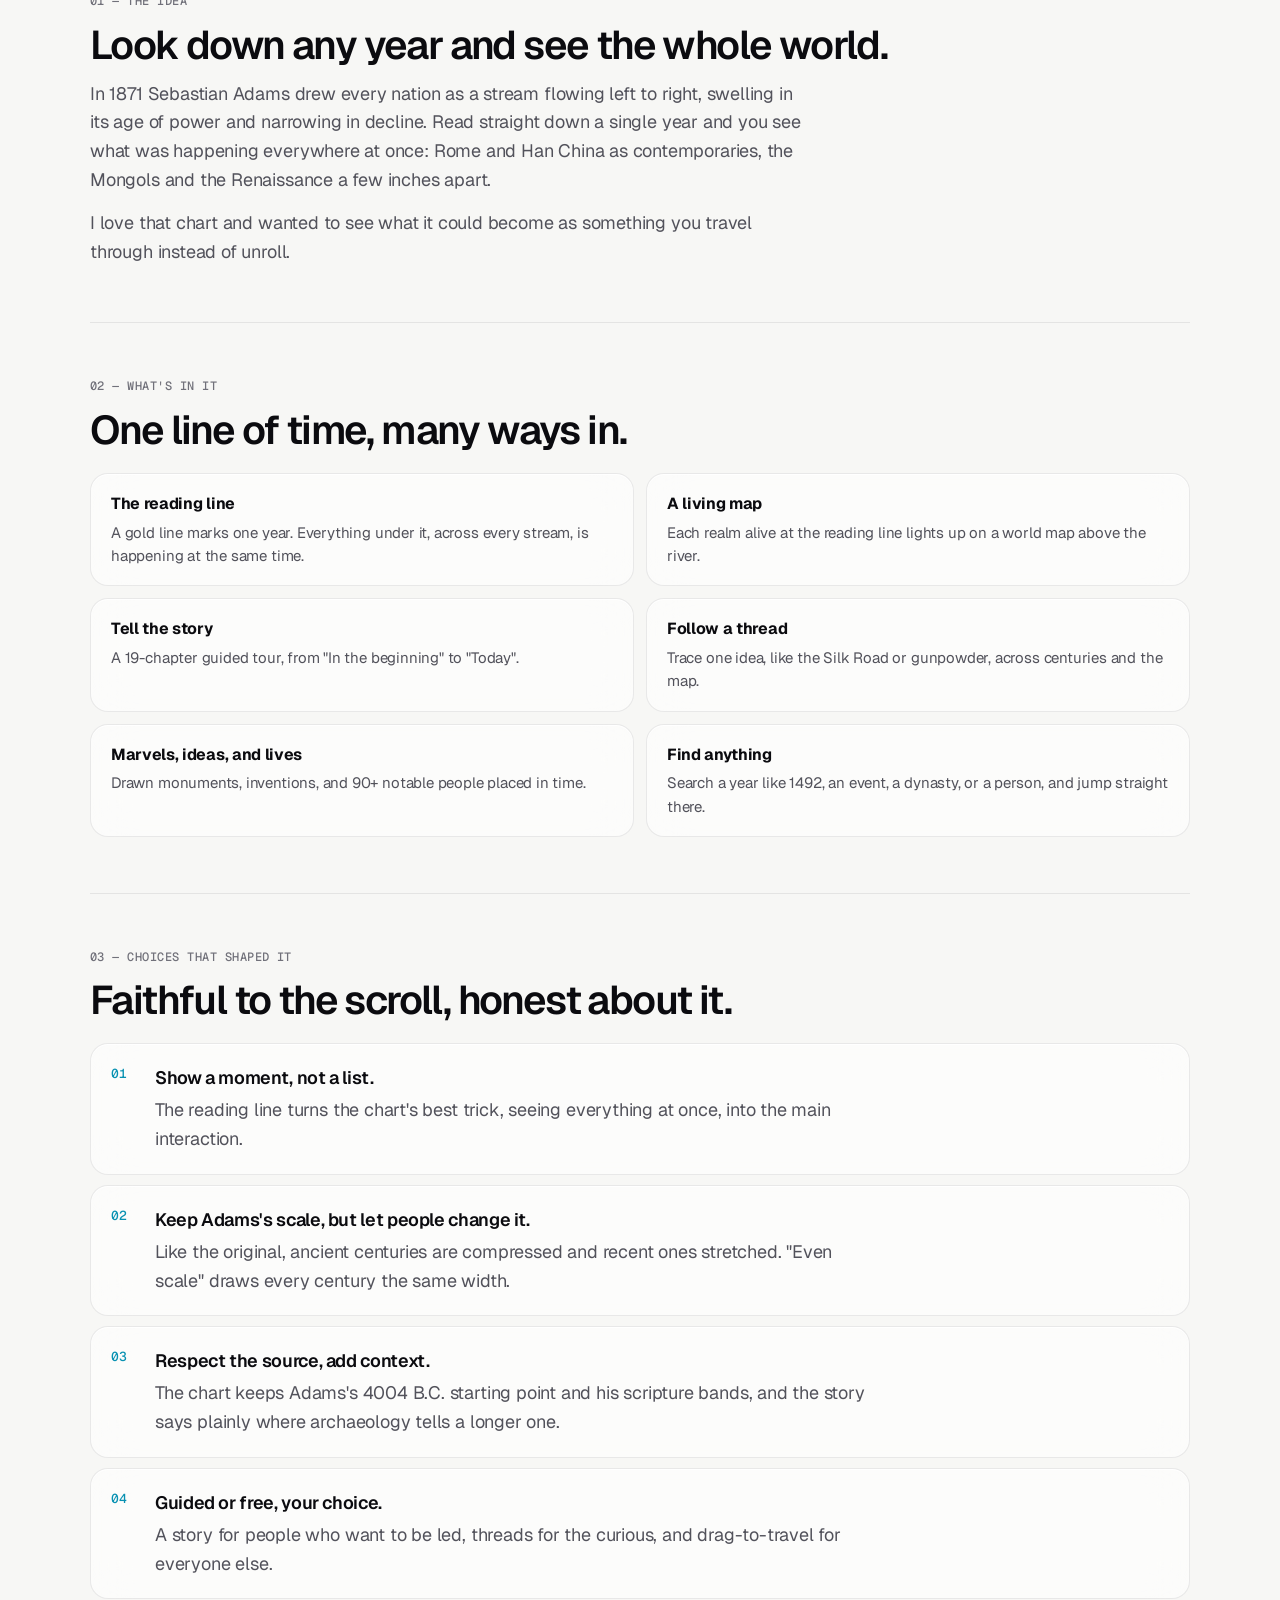
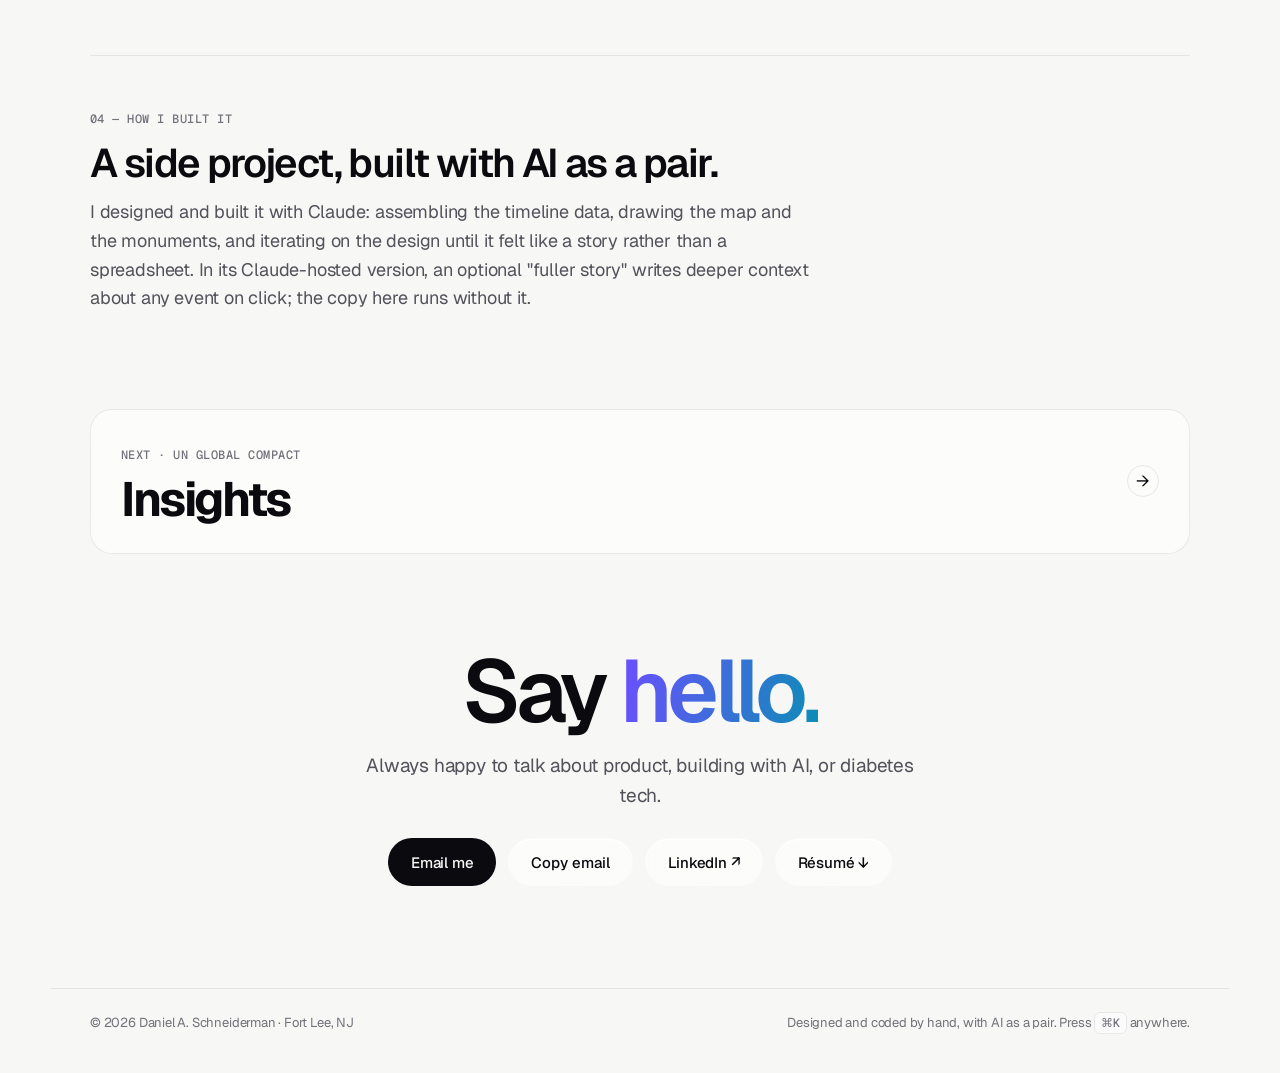
<file: stream-of-time/index.html>
<!DOCTYPE html>
<html lang="en">
<head>
<meta charset="UTF-8" />
<meta name="viewport" content="width=device-width, initial-scale=1, viewport-fit=cover" />
<title>The Stream of Time — Daniel Schneiderman</title>
<meta name="description" content="Case study: The Stream of Time, an interactive edition of Sebastian Adams's 1871 chart of world history." />
<meta property="og:title" content="The Stream of Time — Daniel Schneiderman" />
<meta property="og:description" content="Case study: The Stream of Time, an interactive edition of Sebastian Adams's 1871 chart of world history." />
<meta property="og:url" content="https://danielschneiderman.com/stream-of-time/" />
<meta property="og:type" content="website" />
<link rel="canonical" href="https://danielschneiderman.com/stream-of-time/" />
<meta name="color-scheme" content="dark light" />
<link rel="icon" href="data:image/svg+xml,%3Csvg xmlns='http://www.w3.org/2000/svg' viewBox='0 0 32 32'%3E%3Cdefs%3E%3ClinearGradient id='g' x1='0' y1='0' x2='1' y2='1'%3E%3Cstop offset='0' stop-color='%238b7bff'/%3E%3Cstop offset='1' stop-color='%2322d3ee'/%3E%3C/linearGradient%3E%3C/defs%3E%3Crect width='32' height='32' rx='9' fill='url(%23g)'/%3E%3Ctext x='16' y='21.5' font-family='Helvetica,Arial' font-weight='700' font-size='13' fill='white' text-anchor='middle'%3EDS%3C/text%3E%3C/svg%3E" />
<link rel="preconnect" href="https://fonts.googleapis.com" />
<link rel="preconnect" href="https://fonts.gstatic.com" crossorigin />
<link href="https://fonts.googleapis.com/css2?family=Geist:wght@300..800&family=Geist+Mono:wght@400;500;600&display=swap" rel="stylesheet" />
<link rel="stylesheet" href="/styles.css" />
<script>
  // Saved theme before first paint; otherwise dark unless the device prefers light.
  (function () {
    var t = null; try { t = localStorage.getItem('theme'); } catch (e) {}
    if (!t) t = matchMedia('(prefers-color-scheme: light)').matches ? 'light' : 'dark';
    document.documentElement.dataset.theme = t;
  })();
  // A page transition the browser skips (e.g. background tab) is harmless; don't log it as an error.
  ['pageswap', 'pagereveal'].forEach(function (ev) {
    addEventListener(ev, function (e) { var vt = e.viewTransition; if (vt) { vt.ready.catch(function () {}); vt.finished.catch(function () {}); } });
  });
</script>
</head>
<body>
<a class="skip" href="#main">Skip to content</a>

<nav class="nav glass" aria-label="Primary">
  <a class="mark" href="/" aria-label="Daniel Schneiderman, home">DS</a>
  <a class="link" href="/">Home</a>
  <a class="link" href="/insights/">Insights</a>
  <a class="link" href="/betawise/">Betawise</a>
  <a class="link" href="/jarvis/">Jarvis</a>
  <a class="link" href="/stream-of-time/">Stream of Time</a>
  <a class="link" href="/about/">About</a>
  <button class="k" type="button" data-cmdk aria-haspopup="dialog"><span class="k-long">Search</span><span class="k-short">Menu</span><kbd>⌘K</kbd></button>
  <button class="icon" type="button" id="theme" aria-label="Switch theme">
    <svg class="moon" viewBox="0 0 24 24" fill="none" stroke="currentColor" stroke-width="2" stroke-linecap="round" aria-hidden="true"><path d="M21 12.8A9 9 0 1 1 11.2 3a7 7 0 0 0 9.8 9.8z"/></svg>
    <svg class="sun" viewBox="0 0 24 24" fill="none" stroke="currentColor" stroke-width="2" stroke-linecap="round" aria-hidden="true"><circle cx="12" cy="12" r="4"/><path d="M12 2v2M12 20v2M4.9 4.9l1.4 1.4M17.7 17.7l1.4 1.4M2 12h2M20 12h2M4.9 19.1l1.4-1.4M17.7 6.3l1.4-1.4"/></svg>
  </button>
</nav>

<main id="main">

<header class="page-head">
  <div class="aurora" aria-hidden="true"><i></i><i></i><i></i></div>
  <div class="wrap">
    <p class="crumbs"><a href="/">Work</a><span aria-hidden="true">/</span><span>The Stream of Time</span></p>
    <h1 class="vt-sot">The Stream of Time</h1>
    <p class="lede">A side project: an interactive edition of Sebastian Adams's 1871 <i>Synchronological Chart of Universal History</i>, a 23-foot scroll that drew 6,000 years of history as rivers running side by side.</p>
    <dl class="meta"><div class="glass"><dt>Role</dt><dd>Designer &amp; builder</dd></div><div class="glass"><dt>Type</dt><dd>Interactive data story</dd></div><div class="glass"><dt>Spans</dt><dd>4004 B.C. to today</dd></div><div class="glass"><dt>Try it</dt><dd><a href="/stream-of-time/app/">Open the app ↗</a></dd></div></dl>
  </div>
</header>
<section class="wrap" aria-label="Live app" style="padding-bottom:24px">
  <figure class="reveal" style="margin:0">
    <div class="browser glass">
      <div class="browser-bar"><span class="dots" aria-hidden="true"><i></i><i></i><i></i></span><span class="url">danielschneiderman.com/stream-of-time/app</span><a class="open-full" href="/stream-of-time/app/">Full screen ↗</a></div>
      <div class="embed" id="embed">
        <iframe src="/stream-of-time/app/" title="The Stream of Time, interactive chart of world history" loading="lazy"></iframe>
        <button class="embed-cover" id="embed-cover" type="button"><span class="btn btn-primary">Click to explore <span aria-hidden="true">→</span></span><span class="hint">Drag sideways to travel through time. Try "Tell the story".</span></button>
      </div>
    </div>
    <figcaption class="fine" style="max-width:none;margin-top:14px">The real app, running live. On a phone it's best opened full screen.</figcaption>
  </figure>
</section>

<section class="wrap prose">
  <div class="stats reveal" style="margin:32px 0 0">
    <div class="glass spot"><strong>6,030 years</strong><span>from Adams's 4004 B.C. start to today</span></div>
    <div class="glass spot"><strong>24 streams</strong><span>regions and traditions, side by side</span></div>
    <div class="glass spot"><strong>19 chapters</strong><span>in a guided story, plus 6 threads to follow</span></div>
  </div>
  <div class="chapter reveal" style="margin-top:40px">
    <span class="label">01 — The idea</span>
    <h2>Look down any year and see the whole world.</h2>
    <p>In 1871 Sebastian Adams drew every nation as a stream flowing left to right, swelling in its age of power and narrowing in decline. Read straight down a single year and you see what was happening everywhere at once: Rome and Han China as contemporaries, the Mongols and the Renaissance a few inches apart.</p>
    <p>I love that chart and wanted to see what it could become as something you travel through instead of unroll.</p>
  </div>
  <div class="chapter reveal">
    <span class="label">02 — What's in it</span>
    <h2>One line of time, many ways in.</h2>
    <ul class="features">
      <li class="glass spot"><strong>The reading line</strong><span>A gold line marks one year. Everything under it, across every stream, is happening at the same time.</span></li>
      <li class="glass spot"><strong>A living map</strong><span>Each realm alive at the reading line lights up on a world map above the river.</span></li>
      <li class="glass spot"><strong>Tell the story</strong><span>A 19-chapter guided tour, from "In the beginning" to "Today".</span></li>
      <li class="glass spot"><strong>Follow a thread</strong><span>Trace one idea, like the Silk Road or gunpowder, across centuries and the map.</span></li>
      <li class="glass spot"><strong>Marvels, ideas, and lives</strong><span>Drawn monuments, inventions, and 90+ notable people placed in time.</span></li>
      <li class="glass spot"><strong>Find anything</strong><span>Search a year like 1492, an event, a dynasty, or a person, and jump straight there.</span></li>
    </ul>
  </div>
  <div class="chapter reveal">
    <span class="label">03 — Choices that shaped it</span>
    <h2>Faithful to the scroll, honest about it.</h2>
    <ol class="decisions" style="margin-top:22px">
      <li class="glass spot"><h3>Show a moment, not a list.</h3><p>The reading line turns the chart's best trick, seeing everything at once, into the main interaction.</p></li>
      <li class="glass spot"><h3>Keep Adams's scale, but let people change it.</h3><p>Like the original, ancient centuries are compressed and recent ones stretched. "Even scale" draws every century the same width.</p></li>
      <li class="glass spot"><h3>Respect the source, add context.</h3><p>The chart keeps Adams's 4004 B.C. starting point and his scripture bands, and the story says plainly where archaeology tells a longer one.</p></li>
      <li class="glass spot"><h3>Guided or free, your choice.</h3><p>A story for people who want to be led, threads for the curious, and drag-to-travel for everyone else.</p></li>
    </ol>
  </div>
  <div class="chapter reveal">
    <span class="label">04 — How I built it</span>
    <h2>A side project, built with AI as a pair.</h2>
    <p>I designed and built it with Claude: assembling the timeline data, drawing the map and the monuments, and iterating on the design until it felt like a story rather than a spreadsheet. In its Claude-hosted version, an optional "fuller story" writes deeper context about any event on click; the copy here runs without it.</p>
  </div>
  <a class="next-case glass spot reveal" href="/insights/"><div><span class="label">Next · UN Global Compact</span><strong>Insights</strong></div><span class="arrow-chip" aria-hidden="true">→</span></a>
</section>

<section class="contact-band" aria-labelledby="ct-title">
  <div class="wrap reveal">
    <h2 id="ct-title">Say <span class="grad-text">hello.</span></h2>
    <p>Always happy to talk about product, building with AI, or diabetes tech.</p>
    <div class="ctas">
      <a class="btn btn-primary" href="mailto:dschneiderman955@gmail.com">Email me</a>
      <button class="btn btn-glass glass" type="button" data-copy>Copy email</button>
      <a class="btn btn-glass glass" href="https://www.linkedin.com/in/danielschneiderman955/" rel="noopener">LinkedIn ↗</a>
      <a class="btn btn-glass glass" href="/Daniel_Schneiderman_Resume.pdf" download>Résumé ↓</a>
    </div>
    <span class="copied" id="copied" role="status"></span>
  </div>
</section>

</main>

<footer>
  <div class="wrap">
    <span>© 2026 Daniel A. Schneiderman · Fort Lee, NJ</span>
    <span>Designed and coded by hand, with AI as a pair. Press <kbd>⌘K</kbd> anywhere.</span>
  </div>
</footer>

<dialog class="cmdk" id="cmdk" aria-label="Command menu">
  <div class="cmdk-in">
    <svg viewBox="0 0 24 24" fill="none" stroke="currentColor" stroke-width="2" aria-hidden="true"><circle cx="11" cy="11" r="7"/><path d="M20 20l-4-4"/></svg>
    <input id="cmdk-q" type="text" placeholder="Go to a page or run an action…" autocomplete="off" role="combobox" aria-expanded="true" aria-controls="cmdk-list" aria-autocomplete="list" />
    <kbd>esc</kbd>
  </div>
  <ul id="cmdk-list" role="listbox" aria-label="Results"></ul>
  <div class="cmdk-foot"><span>↑↓ navigate</span><span>↵ select</span><span>esc close</span></div>
</dialog>

<script src="/site.js"></script>
<script>
(function () {
  var cover = document.getElementById('embed-cover'), embed = document.getElementById('embed');
  cover.addEventListener('click', function () { embed.classList.add('live'); var f = embed.querySelector('iframe'); try { f.focus(); } catch (e) {} });
})();
</script>
</body>
</html>
</file>
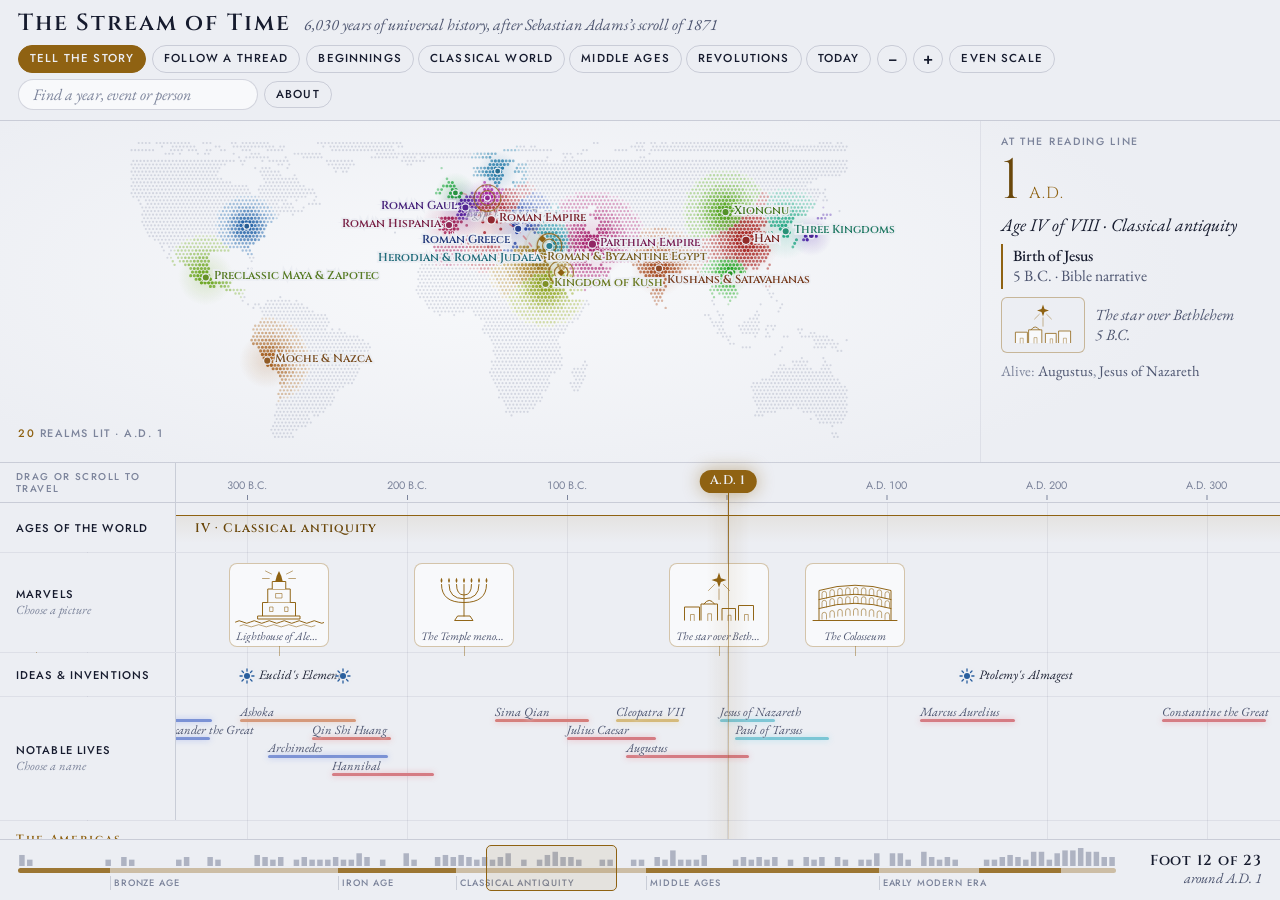
<file: stream-of-time/app/index.html>
<!DOCTYPE html>
<html lang="en">
<head>
<meta charset="utf-8">
<meta name="viewport" content="width=device-width, initial-scale=1">
<meta name="description" content="The Stream of Time: 6,030 years of universal history, after Sebastian Adams's scroll of 1871. A side project by Daniel Schneiderman.">
<link rel="canonical" href="https://danielschneiderman.com/stream-of-time/app/">

<title>The Stream of Time</title>
<link rel="preconnect" href="https://fonts.googleapis.com">
<link rel="preconnect" href="https://fonts.gstatic.com" crossorigin>
<link href="https://fonts.googleapis.com/css2?family=Cinzel:wght@400;600&family=EB+Garamond:ital,wght@0,400;0,500;1,400&family=Jost:wght@400;500&display=swap" rel="stylesheet">
<style>
/* Layout: a night-sky atlas above, the river of realms below, one gold reading line tying the two together. */
:root{
  --bg:#0b0f1c;--bg2:#121830;--bg3:#1b2342;--fg:#ece6d6;--fg2:#a6aec4;--fg3:#6f7894;
  --line:rgba(170,185,230,.08);--line2:rgba(170,185,230,.2);
  --gold:#e2bb6a;--gold2:#f6e0a8;--sky:#8fc6ff;--glass:rgba(13,18,36,.82);--shadow:rgba(0,0,0,.55);
  --dot:rgba(150,168,215,.17);--sS:60%;--sL:50%;--sL2:44%;--sA:.55;--sSt:76%;--halo:.13;--mS:78;--mL:64;--blend:screen;
  --display:"Cinzel","Trajan Pro",Georgia,serif;--body:"EB Garamond",Garamond,Georgia,serif;--ui:"Jost","Avenir Next",system-ui,sans-serif;
  --lw:176px;
  color-scheme:dark;
}
@media (prefers-color-scheme:light){
  :root:not([data-theme="dark"]){
    --bg:#eceef3;--bg2:#f8f9fb;--bg3:#e1e5ee;--fg:#161b2e;--fg2:#4d5570;--fg3:#7c849b;
    --line:rgba(30,40,80,.07);--line2:rgba(30,40,80,.17);
    --gold:#8f6212;--gold2:#6a470a;--sky:#2a5f9e;--glass:rgba(248,249,251,.9);--shadow:rgba(20,30,60,.16);
    --dot:rgba(40,55,100,.15);--sS:52%;--sL:66%;--sL2:60%;--sA:.75;--sSt:34%;--halo:.12;--mS:58;--mL:44;--blend:multiply;
    color-scheme:light;
  }
}
:root[data-theme="light"]{
  --bg:#eceef3;--bg2:#f8f9fb;--bg3:#e1e5ee;--fg:#161b2e;--fg2:#4d5570;--fg3:#7c849b;
  --line:rgba(30,40,80,.07);--line2:rgba(30,40,80,.17);
  --gold:#8f6212;--gold2:#6a470a;--sky:#2a5f9e;--glass:rgba(248,249,251,.9);--shadow:rgba(20,30,60,.16);
  --dot:rgba(40,55,100,.15);--sS:52%;--sL:66%;--sL2:60%;--sA:.75;--sSt:34%;--halo:.12;--mS:58;--mL:44;--blend:multiply;
  color-scheme:light;
}
html,body{height:100%}
*,*::before,*::after{box-sizing:border-box}
body{margin:0;display:flex;flex-direction:column;background:var(--bg);color:var(--fg);font-family:var(--body);font-size:16px;-webkit-font-smoothing:antialiased;overflow:hidden}
button{font:inherit;color:inherit}
:focus-visible{outline:2px solid var(--gold);outline-offset:2px}

/* Top bar */
.bar{display:flex;flex-wrap:wrap;align-items:center;gap:10px 22px;padding:12px 18px 10px;border-bottom:1px solid var(--line2)}
.mark{display:flex;align-items:baseline;gap:14px;min-width:0}
h1{margin:0;font:600 1.45rem/1 var(--display);letter-spacing:.08em;white-space:nowrap}
.sub{font:italic 1rem/1.2 var(--body);color:var(--fg2);white-space:nowrap;overflow:hidden;text-overflow:ellipsis}
.tools{display:flex;flex-wrap:wrap;align-items:center;gap:6px;margin-left:auto;max-width:100%}
.eras{display:flex;gap:4px;overflow-x:auto;scrollbar-width:none;max-width:100%}
.eras::-webkit-scrollbar{display:none}
.chip{flex:none;background:transparent;border:1px solid var(--line2);color:var(--fg);font:500 .72rem/1 var(--ui);letter-spacing:.1em;text-transform:uppercase;padding:7px 11px;border-radius:999px;cursor:pointer;white-space:nowrap;transition:border-color .2s,background .2s}
.chip:hover{border-color:var(--gold);background:color-mix(in srgb,var(--gold) 10%,transparent)}
.chip[aria-pressed="true"]{background:var(--gold);border-color:var(--gold);color:var(--bg)}
.chip.primary{background:var(--gold);border-color:var(--gold);color:var(--bg)}
.chip.primary:hover{background:var(--gold2);border-color:var(--gold2)}
.chip.round{width:30px;height:28px;padding:0;font-size:1rem;letter-spacing:0}
.chip:disabled{opacity:.35;cursor:default}
.find{position:relative;margin:0}
.find input{background:var(--bg2);border:1px solid var(--line2);color:var(--fg);font:italic 1rem var(--body);padding:4px 14px;border-radius:999px;width:15rem;max-width:60vw}
.find input::placeholder{color:var(--fg3)}
#status{position:absolute;right:0;top:calc(100% + 6px);font:.95rem var(--body);color:var(--bg);background:var(--fg);padding:3px 10px;border-radius:6px;white-space:nowrap;z-index:30}
#status:empty{display:none}

/* Stage: atlas + reading card */
.stage{position:relative;flex:0 0 clamp(210px,38vh,380px);display:grid;grid-template-columns:minmax(0,1fr) minmax(250px,300px);border-bottom:1px solid var(--line2);
  background:radial-gradient(ellipse 70% 90% at 40% 45%,var(--bg2),var(--bg) 75%)}
.atlas{position:relative;min-width:0;min-height:0;overflow:hidden}
#map{position:absolute;inset:0;width:100%;height:100%;display:block;animation:fadein 1.4s ease-out both}
.lit{position:absolute;left:18px;bottom:12px;font:500 .68rem/1 var(--ui);letter-spacing:.14em;text-transform:uppercase;color:var(--fg3);pointer-events:none}
.lit b{color:var(--gold);font-weight:500}
.maptip{position:absolute;z-index:4;pointer-events:none;background:var(--glass);border:1px solid var(--line2);border-radius:8px;padding:6px 10px;font:.95rem/1.25 var(--body);box-shadow:0 8px 20px var(--shadow);white-space:nowrap;transform:translate(-50%,calc(-100% - 12px))}
.maptip small{display:block;font:500 .64rem/1.3 var(--ui);letter-spacing:.12em;text-transform:uppercase;color:var(--fg2)}
.now{display:flex;flex-direction:column;gap:8px;padding:16px 20px 14px;border-left:1px solid var(--line);min-width:0;overflow:hidden}
.eyebrow{margin:0;font:500 .66rem/1 var(--ui);letter-spacing:.16em;text-transform:uppercase;color:var(--fg3)}
.bigyear{display:flex;align-items:baseline;gap:8px;font-family:var(--display);font-variant-numeric:tabular-nums;line-height:.9}
#nyNum{font-size:clamp(2.4rem,1.6rem + 2.4vw,3.6rem);font-weight:400;color:var(--gold2);letter-spacing:.02em}
#nySuf{font-size:1rem;color:var(--gold);letter-spacing:.1em}
.agebtn{align-self:flex-start;background:none;border:0;padding:0;cursor:pointer;font:italic 1.12rem/1.2 var(--body);color:var(--fg);text-align:left}
.agebtn:hover{color:var(--gold)}
.nev{background:none;border:0;border-left:2px solid var(--gold);padding:2px 0 2px 10px;cursor:pointer;text-align:left;font:.98rem/1.3 var(--body);color:var(--fg2)}
.nev b{display:block;font-weight:500;color:var(--fg)}
.nev:hover b{color:var(--gold)}
.nev[hidden]{display:none}
.marvel{display:flex;align-items:center;gap:10px;background:none;border:0;padding:0;cursor:pointer;text-align:left;color:var(--gold);min-width:0}
.marvel svg{flex:none;width:84px;height:56px;padding:3px;border:1px solid color-mix(in srgb,var(--gold) 40%,transparent);border-radius:6px;background:var(--bg)}
.marvel span{font:italic .98rem/1.25 var(--body);color:var(--fg2);min-width:0}
.marvel:hover span{color:var(--fg)}
.alive{margin:0;font:.92rem/1.4 var(--body);color:var(--fg3)}
.alive button{background:none;border:0;padding:0;cursor:pointer;color:var(--fg2);font:inherit}
.alive button:hover{color:var(--gold);text-decoration:underline}

/* Tour card */
.tour{position:absolute;left:18px;top:14px;z-index:6;width:min(430px,calc(100% - 36px));max-height:calc(100% - 28px);overflow:auto;background:var(--glass);border:1px solid var(--line2);border-radius:14px;padding:14px 16px 12px;box-shadow:0 18px 40px var(--shadow);-webkit-backdrop-filter:blur(10px);backdrop-filter:blur(10px)}
.tour-n{display:flex;justify-content:space-between;margin:0;font:500 .66rem/1 var(--ui);letter-spacing:.16em;text-transform:uppercase;color:var(--gold)}
.tour-n span:last-child{color:var(--fg2)}
.tour h2{margin:.45rem 0 .3rem;font:600 1.3rem/1.15 var(--display);letter-spacing:.04em;text-wrap:balance}
.tour p.td{margin:0;font-size:1.02rem;line-height:1.5;color:var(--fg)}
.tv{float:right;width:110px;margin:2px 0 6px 12px;color:var(--gold)}
.tv svg{display:block;width:100%;height:auto}
.tour-bar{display:flex;gap:3px;margin-top:.7rem;clear:both}
.tour-bar i{flex:1;height:3px;border-radius:2px;background:var(--line2)}
.tour-bar i.on{background:var(--gold)}
.tour-ctl{display:flex;flex-wrap:wrap;gap:5px;margin-top:.7rem}

.tour-bar button{flex:1;height:3px;padding:0;border:0;border-radius:2px;background:var(--line2);cursor:pointer;position:relative}
.tour-bar button::before{content:"";position:absolute;inset:-7px 0}
.tour-bar button.on{background:var(--gold)}
.tour-bar button.cur{box-shadow:0 0 8px var(--gold)}
.tour-num{display:none}
.scene.enter>*{animation:sceneIn .9s cubic-bezier(.2,.7,.2,1) both}
.scene.enter>h2{animation-delay:.12s}
.scene.enter>.td{animation-delay:.24s}
@keyframes sceneIn{from{opacity:0;transform:translateY(10px)}}

/* Cinematic chapters: the stage takes the screen and the chapter becomes a scene */
.stage{transition:flex-basis .8s cubic-bezier(.3,.7,.2,1)}
body.cine .stage{flex-basis:clamp(320px,64vh,700px)}
body.threading .stage{flex-basis:clamp(260px,50vh,520px)}
@media (min-width:761px){
  body.cine .tour{top:0;left:0;bottom:0;width:min(470px,44%);max-height:none;border:0;border-right:1px solid var(--line2);border-radius:0;padding:26px 30px 20px;display:flex;flex-direction:column;
    background:linear-gradient(90deg,var(--bg) 0%,var(--glass) 100%);box-shadow:none}
  body.cine .scene{flex:1;min-height:0;overflow:auto;display:flex;flex-direction:column;justify-content:center}
  body.cine .tour-num{display:block;font:400 clamp(3.5rem,2rem + 4vw,6rem)/.9 var(--display);color:color-mix(in srgb,var(--gold) 30%,transparent);letter-spacing:.04em}
  body.cine .tv{float:none;order:-1;width:min(220px,60%);margin:0 0 14px}
  body.cine .tour h2{font-size:clamp(1.5rem,1rem + 1.4vw,2.3rem);margin:.5rem 0 .6rem}
  body.cine .tour p.td{font-size:1.16rem;line-height:1.6;max-width:44ch}
  body.cine #nyNum{font-size:clamp(3rem,2rem + 3vw,5rem)}
}

/* Threads */
.thread{position:absolute;left:18px;top:14px;z-index:6;width:min(400px,calc(100% - 36px));max-height:calc(100% - 28px);overflow:auto;background:var(--glass);border:1px solid hsl(var(--th) 60% 55% / .5);border-radius:14px;padding:14px 16px 12px;box-shadow:0 18px 40px var(--shadow);-webkit-backdrop-filter:blur(10px);backdrop-filter:blur(10px)}
.thread .tour-n span:first-child{color:hsl(var(--th) var(--mS) var(--mL))}
.thread h2{margin:.45rem 0 .3rem;font:600 1.25rem/1.15 var(--display);letter-spacing:.04em;text-wrap:balance}
.thread p.td{margin:0;font-size:1.02rem;line-height:1.5}
.th-bar{display:flex;gap:4px;margin-top:.8rem}
.th-bar button{flex:1;height:8px;padding:0;border:1px solid hsl(var(--th) 60% 55% / .5);border-radius:4px;background:transparent;cursor:pointer}
.th-bar button.on{background:hsl(var(--th) var(--mS) var(--mL))}
.th-bar button:hover{border-color:var(--fg)}
.thr{position:absolute;top:0;z-index:4;pointer-events:none;overflow:visible}
.th-glow{fill:none;stroke:hsl(var(--th) 80% 60% / .22);stroke-width:9;stroke-linecap:round}
.th-line{fill:none;stroke:hsl(var(--th) var(--mS) var(--mL));stroke-width:2.2;stroke-linecap:round;stroke-dasharray:6 4}
.th-node{pointer-events:auto;cursor:pointer}
.th-node circle{fill:var(--bg);stroke:hsl(var(--th) var(--mS) var(--mL));stroke-width:2}
.th-node text{font:600 10px var(--ui);fill:var(--fg);text-anchor:middle}
.th-node:hover circle{fill:hsl(var(--th) var(--mS) var(--mL))}
.th-node:hover text{fill:var(--bg)}
.picker{position:fixed;z-index:35;top:calc(env(safe-area-inset-top,0px) + 70px);right:18px;width:min(720px,calc(100% - 36px));max-height:calc(100% - 100px);overflow:auto;background:var(--bg2);border:1px solid var(--line2);border-radius:16px;padding:18px 20px;box-shadow:0 24px 60px var(--shadow)}
.pk-head{display:flex;justify-content:space-between;align-items:flex-start;gap:12px}
.pk-head h2{margin:0;font:600 1.3rem/1.2 var(--display);letter-spacing:.06em}
.pk-head p{margin:.3rem 0 0;color:var(--fg2);font-style:italic}
.pk-list{display:grid;grid-template-columns:repeat(auto-fill,minmax(200px,1fr));gap:10px;margin-top:14px}
.pk{display:flex;flex-direction:column;gap:4px;text-align:left;padding:12px 14px;border-radius:12px;border:1px solid var(--line2);background:var(--bg);cursor:pointer;min-width:0}
.pk:hover{border-color:hsl(var(--th) var(--mS) var(--mL));background:hsl(var(--th) 60% 50% / .08)}
.pk-sw{width:28px;height:4px;border-radius:2px;background:hsl(var(--th) var(--mS) var(--mL));box-shadow:0 0 10px hsl(var(--th) 80% 60% / .5)}
.pk b{font:600 .9rem/1.25 var(--display);letter-spacing:.05em}
.pk span:not(.pk-sw){font-size:.98rem;line-height:1.35;color:var(--fg2)}
.pk small{font:500 .62rem/1.3 var(--ui);letter-spacing:.1em;text-transform:uppercase;color:var(--fg3)}
.pk-ask{margin-top:14px}
.pk-msg{margin:.5rem 0 0;color:var(--fg2);font-style:italic}
.pk-msg:empty{display:none}

/* River */
.river{position:relative;flex:1;min-height:0}
.scroller{position:absolute;inset:0;overflow:auto;cursor:grab;overscroll-behavior:contain;scrollbar-color:var(--line2) transparent}
.scroller.grabbing{cursor:grabbing;user-select:none}
.chart{position:relative;min-height:100%}
.reader{position:absolute;top:0;bottom:0;width:0;z-index:9;pointer-events:none}
.reader::before{content:"";position:absolute;left:-.5px;top:30px;bottom:0;width:1px;background:linear-gradient(180deg,var(--gold),color-mix(in srgb,var(--gold) 50%,transparent) 40%,color-mix(in srgb,var(--gold) 15%,transparent))}
.reader::after{content:"";position:absolute;left:-22px;top:30px;bottom:0;width:44px;background:linear-gradient(90deg,transparent,color-mix(in srgb,var(--gold) 7%,transparent),transparent)}
.reader b{position:absolute;top:7px;left:0;transform:translateX(-50%);background:var(--gold);color:var(--bg);font:600 .78rem/1 var(--display);letter-spacing:.06em;padding:5px 10px;border-radius:999px;white-space:nowrap;font-variant-numeric:tabular-nums;box-shadow:0 0 18px color-mix(in srgb,var(--gold) 45%,transparent)}

.ruler{position:sticky;top:0;z-index:7;display:flex;height:40px;background:var(--bg);border-bottom:1px solid var(--line2)}
.lab{position:sticky;left:0;z-index:5;flex:none;width:var(--lw);height:100%;display:flex;flex-direction:column;justify-content:center;gap:3px;padding:0 12px 0 16px;background:var(--bg);border-right:1px solid var(--line2);min-width:0;cursor:pointer}
.lab b{font:500 .7rem/1.1 var(--ui);letter-spacing:.1em;text-transform:uppercase;color:var(--fg);white-space:nowrap;overflow:hidden;text-overflow:ellipsis}
.lab .nw{display:flex;align-items:center;gap:6px;font:italic .9rem/1.1 var(--body);color:var(--fg2);white-space:nowrap;overflow:hidden;text-overflow:ellipsis;min-height:1em}
.lab .nw::before{content:"";flex:none;width:7px;height:7px;border-radius:50%;background:hsl(var(--h) var(--sS) var(--sL));box-shadow:0 0 8px hsl(var(--h) 80% 60% / .6)}
.lab .nw:empty::before{display:none}
.lab small{font:italic .78rem/1.15 var(--body);color:var(--fg3)}
.ruler .lab{cursor:default;font:500 .62rem/1.2 var(--ui);letter-spacing:.14em;text-transform:uppercase;color:var(--fg3)}
.ticks{position:relative;flex:none;height:100%}
.tick{position:absolute;bottom:11px;transform:translateX(-50%);font:.68rem/1 var(--ui);color:var(--fg3);white-space:nowrap;font-variant-numeric:tabular-nums}
.tick.big{font:600 .78rem/1 var(--display);color:var(--fg2);letter-spacing:.04em}
.tick::after{content:"";position:absolute;left:50%;top:calc(100% + 4px);width:1px;height:5px;background:var(--fg3)}
.badge{position:absolute;top:8px;left:0;transform:translateX(-50%);background:var(--fg);color:var(--bg);font:500 .7rem/18px var(--ui);padding:0 8px;border-radius:999px;pointer-events:none;opacity:0;white-space:nowrap;z-index:2}

.grid{position:absolute;top:40px;bottom:0;z-index:0;pointer-events:none}
.gl{position:absolute;top:0;bottom:0;width:1px;background:var(--line)}
.gl.c{background:var(--line2);opacity:.6}
.cursor,.sliceline{position:absolute;top:0;bottom:0;left:0;width:1px;background:var(--fg);opacity:0}
.sliceline{width:2px;margin-left:-1px;background:var(--sky)}

.grp{position:relative;display:flex;height:30px}
.grp .lab{cursor:default;justify-content:flex-end;padding-bottom:5px;border-right-color:transparent;font:600 .74rem/1 var(--display);letter-spacing:.14em;color:var(--gold)}
.grp::after{content:"";position:absolute;left:var(--lw);right:0;bottom:0;height:1px;background:linear-gradient(90deg,color-mix(in srgb,var(--gold) 35%,transparent),transparent 60%)}

.row{position:relative;display:flex;height:60px;border-bottom:1px solid var(--line)}
.track{position:absolute;top:0;bottom:0;animation:rise .9s cubic-bezier(.2,.7,.2,1) both;animation-delay:calc(var(--i,0) * 35ms)}
@keyframes rise{from{opacity:0;transform:translateY(8px)}}
@keyframes fadein{from{opacity:0}}
.flow{position:absolute;left:0;top:0;overflow:visible}
.flow .halo{fill:hsl(var(--h) 80% 60% / var(--halo));pointer-events:none}
.flow .seg{fill:hsl(var(--h) var(--sS) var(--sL) / var(--sA));stroke:hsl(var(--h) 70% var(--sSt) / .5);stroke-width:.8;cursor:pointer;transition:fill .3s}
.flow .seg.alt{fill:hsl(var(--h) var(--sS) var(--sL2) / var(--sA))}
.flow .seg.live{fill:hsl(var(--h) calc(var(--sS) + 12%) calc(var(--sL) + 6%) / .95);stroke:hsl(var(--h) 85% var(--sSt) / .95);stroke-width:1.2}
.flow .seg:hover{fill:hsl(var(--h) calc(var(--sS) + 12%) calc(var(--sL) + 8%) / 1)}
.flow .seg.on{stroke:var(--fg);stroke-width:2}
.flow .dv{stroke:var(--bg);stroke-opacity:.8;stroke-width:1.2}
.sl{position:absolute;pointer-events:none;white-space:nowrap;overflow:hidden;color:var(--fg);z-index:1;text-shadow:0 0 6px var(--bg)}
.sl b{display:block;font:600 .72rem/14px var(--display);letter-spacing:.05em;overflow:hidden;text-overflow:clip}
.sl i{display:block;font:italic .74rem/13px var(--body);color:var(--fg2);overflow:hidden;text-overflow:ellipsis}
.row.sacred .flow .seg{fill:color-mix(in srgb,var(--gold) 16%,transparent);stroke:var(--gold);stroke-width:1;stroke-dasharray:4 3}
.row.sacred .flow .seg.live{fill:color-mix(in srgb,var(--gold) 30%,transparent)}
.row.sacred .flow .halo{fill:none}
.row.sacred .lab .nw::before{background:var(--gold);box-shadow:0 0 8px var(--gold)}
.row.sacred .sl b{font-style:normal;color:var(--gold2)}

.ages{height:50px}
.age{position:absolute;top:12px;height:28px;padding:6px 10px 0;border-left:1px solid color-mix(in srgb,var(--gold) 60%,transparent);border-top:1px solid color-mix(in srgb,var(--gold) 60%,transparent);
  background:linear-gradient(180deg,color-mix(in srgb,var(--gold) 8%,transparent),transparent);font:600 .78rem/1.1 var(--display);letter-spacing:.08em;color:var(--fg2);white-space:nowrap;overflow:hidden;cursor:pointer}
.atx{display:inline-block}
.age:hover,.age.on,.age.live{color:var(--gold2);border-color:var(--gold)}

.ev{position:absolute;top:40px;left:0;margin-left:-8px;display:flex;align-items:center;gap:4px;height:19px;padding:0 4px 0 0;background:none;border:0;cursor:pointer;z-index:2}
.sci{height:44px}
.sci .ev{top:13px}
.ic{width:16px;height:16px;flex:none;color:var(--gold);filter:drop-shadow(0 0 2px var(--bg)) drop-shadow(0 0 1px var(--bg));transition:transform .15s}
.sci .ic{color:var(--sky)}
.evl{font:italic .8rem/1 var(--body);color:var(--fg);white-space:nowrap;text-shadow:0 0 3px var(--bg),0 0 6px var(--bg),0 0 9px var(--bg)}
.ev:hover .ic,.ev:focus-visible .ic,.ev.on .ic{transform:scale(1.35)}
.ev:hover .evl{color:var(--gold2)}
.ev.nolabel .evl{display:none}

.life{position:absolute;height:17px;padding:0;background:none;border:0;cursor:pointer;text-align:left;z-index:2}
.ln{display:block;font:italic .78rem/12px var(--body);white-space:nowrap;color:var(--fg2);text-shadow:0 0 3px var(--bg),0 0 6px var(--bg)}
.lb{display:block;height:3px;margin-top:1px;border-radius:2px;background:hsl(var(--h) var(--sS) var(--sL));box-shadow:0 0 6px hsl(var(--h) 80% 60% / .35)}
.life:hover .ln{color:var(--fg)}
.life.on .lb{background:var(--fg);height:4px}

.row.pics{height:100px}
.pic{position:absolute;top:10px;width:100px;margin-left:-50px;padding:4px 4px 3px;background:var(--bg2);color:var(--gold);cursor:pointer;border:1px solid color-mix(in srgb,var(--gold) 35%,transparent);border-radius:8px;text-align:center;z-index:2;transition:transform .2s,border-color .2s,box-shadow .2s}
.pic svg{display:block;width:90px;height:60px}
.pic span{display:block;font:italic .72rem/1.2 var(--body);color:var(--fg2);white-space:nowrap;overflow:hidden;text-overflow:ellipsis;padding:1px 2px 0}
.pic:hover,.pic:focus-visible{transform:translateY(-3px);border-color:var(--gold);box-shadow:0 8px 22px color-mix(in srgb,var(--gold) 22%,transparent)}
.pic::after{content:"";position:absolute;left:50%;top:100%;width:1px;height:10px;background:color-mix(in srgb,var(--gold) 45%,transparent)}

svg .ink{fill:none;stroke:currentColor;stroke-width:1.3;stroke-linecap:round;stroke-linejoin:round}
svg .thin{stroke-width:.75}
svg .pap{fill:var(--bg2);stroke:currentColor;stroke-width:1.3;stroke-linejoin:round}
svg .solid{fill:currentColor;stroke:none}
svg .band{fill:none;stroke:var(--gold2);stroke-width:2}
.draw .ink,.draw .pap{stroke-dasharray:1;stroke-dashoffset:1;animation:draw 1.8s ease-out forwards}
.draw .pap{fill-opacity:0;animation:draw 1.8s ease-out forwards,fillin .5s 1.2s forwards}
.draw .solid{opacity:0;animation:fillin .7s 1s forwards}
@keyframes draw{to{stroke-dashoffset:0}}
@keyframes fillin{to{fill-opacity:1;opacity:1}}

.flows{position:absolute;top:0;z-index:1;pointer-events:none;overflow:visible;transition:opacity .4s}
.rib{fill:hsl(var(--h) 70% 60% / .22);stroke:hsl(var(--h) 70% 65% / .45);stroke-width:.7;mix-blend-mode:var(--blend)}
.rdot{fill:hsl(var(--h) 70% 65%);stroke:var(--bg);stroke-width:1}
.flab{font:italic 11.5px var(--body);fill:var(--fg2);paint-order:stroke;stroke:var(--bg);stroke-width:3px;stroke-linejoin:round}
.chart.focus .row:not(.ages):not(.lives):not(.sci):not(.pics):not(.hl) .track{opacity:.18}
.chart.focus .flows{opacity:.3}
.row .track{transition:opacity .5s}

/* Footer: the whole river in miniature */
.foot{display:flex;align-items:center;gap:18px;padding:8px 18px 10px;border-top:1px solid var(--line2)}
.mini{position:relative;flex:1;height:42px;cursor:pointer;touch-action:none;min-width:0}
.hist{position:absolute;left:0;right:0;top:0;height:18px;width:100%}
.hist rect{fill:var(--fg3);opacity:.55}
.strip{position:absolute;left:0;right:0;top:20px;height:5px;display:flex;border-radius:3px;overflow:hidden}
.strip span{height:100%;background:var(--gold)}
.slabs{position:absolute;left:0;right:0;top:28px;height:14px}
.slabs span{position:absolute;font:500 .58rem/14px var(--ui);letter-spacing:.1em;text-transform:uppercase;color:var(--fg3);white-space:nowrap;padding-left:3px;border-left:1px solid var(--line2)}
.win{position:absolute;top:-3px;bottom:-1px;left:0;border:1.5px solid var(--gold);border-radius:5px;background:color-mix(in srgb,var(--gold) 9%,transparent);pointer-events:none;min-width:6px}
.readout{flex:none;text-align:right;min-width:8rem}
#foot{display:block;font:600 .9rem/1.2 var(--display);letter-spacing:.06em}
#yr{display:block;font:italic .9rem/1.2 var(--body);color:var(--fg2)}

/* Detail panel */
.panel{position:fixed;z-index:40;top:0;right:0;height:100%;width:min(560px,94vw);overflow-y:auto;background:var(--bg2);color:var(--fg);
  padding:calc(env(safe-area-inset-top,0px) + 20px) 28px calc(env(safe-area-inset-bottom,0px) + 30px);border-left:1px solid var(--line2);box-shadow:-20px 0 50px var(--shadow);
  transform:translateX(105%);visibility:hidden;transition:transform .35s cubic-bezier(.3,.7,.2,1),visibility 0s .35s}
.panel.open{transform:none;visibility:visible;transition:transform .35s cubic-bezier(.3,.7,.2,1),visibility 0s}
.close{float:right;margin-left:12px}
.pv{clear:both;margin:.4rem 0 1.1rem;padding:16px 16px 10px;color:var(--gold);background:radial-gradient(ellipse at 50% 40%,var(--bg3),var(--bg) 80%);border:1px solid color-mix(in srgb,var(--gold) 25%,transparent);border-radius:14px}
.pv svg{display:block;width:100%;height:auto;max-height:200px}
.pv figcaption{margin-top:6px;text-align:center;font:italic .95rem var(--body);color:var(--fg2)}
.p-year{margin:.3rem 0 0;font:400 1.5rem/1 var(--display);color:var(--gold);letter-spacing:.04em}
.panel h2{font:600 1.85rem/1.12 var(--display);letter-spacing:.03em;margin:.4rem 0 .3rem;text-wrap:balance}
.p-stream{margin:0;font:500 .7rem/1.3 var(--ui);letter-spacing:.14em;text-transform:uppercase;color:var(--fg2)}
.panel p.body{font-size:1.1rem;line-height:1.6;margin:.9rem 0 0;max-width:62ch}
.panel p.note{font-size:1rem;color:var(--fg2)}
.inl{background:none;border:0;padding:0;cursor:pointer;text-decoration:underline;text-decoration-color:var(--gold);color:var(--fg);font-size:inherit}
.panel h3{font:600 .8rem/1.2 var(--display);letter-spacing:.14em;margin:1.7rem 0 .7rem;padding-top:.9rem;border-top:1px solid var(--line2);color:var(--gold)}
.era-link{display:block;margin:1.1rem 0 0;padding:.75rem .95rem;width:100%;text-align:left;cursor:pointer;border-radius:10px;line-height:1.45;
  background:hsl(var(--h) var(--sS) var(--sL) / .18);border:1px solid hsl(var(--h) var(--sS) var(--sL) / .5)}
.era-link b{display:block;font:600 .82rem/1.3 var(--display);letter-spacing:.05em}
.era-link span{font-size:1rem;color:var(--fg2)}
.era-link:hover{background:hsl(var(--h) var(--sS) var(--sL) / .3)}
.mw{display:grid;grid-template-columns:minmax(7rem,10rem) 1fr;gap:7px 14px;margin:0}
.mw dt{font:500 .66rem/1.6 var(--ui);letter-spacing:.1em;text-transform:uppercase;color:var(--fg3)}
.mw dd{margin:0;line-height:1.35;min-width:0}
.mw dd button{background:none;border:0;padding:0;cursor:pointer;text-align:left;line-height:1.35;font-size:1.02rem}
.mw dd button:hover{color:var(--gold)}
.rng{font-style:italic;color:var(--fg3);font-size:.9rem;white-space:nowrap}
.near{list-style:none;margin:0;padding:0}
.near button{display:block;width:100%;text-align:left;background:none;border:0;padding:6px 0;cursor:pointer;font-size:1.04rem;line-height:1.3;border-bottom:1px solid var(--line)}
.near button:hover{color:var(--gold)}
.ny{display:inline-block;min-width:6.4rem;font:500 .74rem/1 var(--ui);letter-spacing:.06em;color:var(--gold);font-variant-numeric:tabular-nums}
.ns{color:var(--fg3);font-size:.9rem;font-style:italic}
.byline{margin:.1rem 0 .4rem;font-size:.95rem;font-style:italic;color:var(--fg3)}
.deep-head{display:flex;align-items:baseline;justify-content:space-between;gap:10px}
.deep-head h3{flex:1}
.small{padding:5px 10px}
.ai h4{margin:1.2rem 0 .3rem;font:600 .8rem/1.3 var(--display);letter-spacing:.1em;color:var(--gold)}
.ai p{font-size:1.1rem;line-height:1.62;margin:.35rem 0 .55rem}
.ai ul{margin:.3rem 0 .6rem;padding-left:1.2rem}
.ai li{font-size:1.06rem;line-height:1.55;margin:.25rem 0}
.ai li::marker{color:var(--gold)}
.ai strong{font-weight:500;color:var(--gold2)}
.thinking{font-style:italic;color:var(--fg3)}
.thinking::after{content:"";display:inline-block;width:1.2em;text-align:left;animation:dots 1.4s steps(4,end) infinite}
@keyframes dots{0%{content:""}25%{content:"."}50%{content:".."}75%{content:"..."}}
.qa .q{margin:1.2rem 0 .2rem;font-style:italic;color:var(--gold);font-size:1.06rem}
.ask{display:flex;gap:8px;margin:1.1rem 0 .2rem}
.ask input{flex:1;min-width:0;background:var(--bg);border:1px solid var(--line2);color:var(--fg);font:italic 1.02rem var(--body);padding:6px 14px;border-radius:999px}
.ask input::placeholder{color:var(--fg3)}
.wiki{margin:1.1rem 0 0;font-size:1rem}
.wiki a{color:var(--fg2);text-decoration-color:var(--gold)}
.retry{margin-left:6px}
.key{display:grid;grid-template-columns:repeat(auto-fill,minmax(210px,1fr));gap:6px 16px;list-style:none;margin:0;padding:0}
.key li{display:flex;gap:10px;align-items:center;font-size:1rem}

@media (max-width:760px){
  :root{--lw:104px}
  body{font-size:15px}
  .bar{padding:10px 16px 8px;gap:8px}
  .sub{display:none}
  h1{font-size:1.15rem}
  .tools{margin-left:0}
  .find input{width:11rem}
  .stage{flex-basis:200px;grid-template-columns:1fr}
  .now{position:absolute;left:0;top:0;padding:10px 16px;border:0;pointer-events:none;background:none;gap:4px}
  .now>*{pointer-events:auto}
  .nev,.marvel,.alive,.now .eyebrow{display:none}
  #nyNum{font-size:2rem;text-shadow:0 0 12px var(--bg)}
  .agebtn{font-size:.98rem;text-shadow:0 0 8px var(--bg)}
  .lit{left:auto;right:16px}
  .tour,.thread{left:10px;right:10px;top:auto;bottom:10px;width:auto;padding:12px 14px;max-height:62%}
  body.cine .stage{flex-basis:68vh}
  body.threading .stage{flex-basis:56vh}
  .thread h2{font-size:1.05rem}
  .picker{left:10px;right:10px;width:auto;top:calc(env(safe-area-inset-top,0px) + 12px);max-height:calc(100% - 24px)}
  .tour h2{font-size:1.08rem}
  .tour p.td{font-size:.95rem}
  .tv{width:76px}
  .lab{padding:0 8px 0 10px}
  .lab .nw{font-size:.8rem}
  .foot{padding:8px 16px 10px;gap:10px}
  .slabs{display:none}
  .readout{min-width:5.6rem}
  .panel{top:auto;bottom:0;width:100%;height:auto;max-height:78%;border-left:0;border-top:1px solid var(--line2);border-radius:16px 16px 0 0;transform:translateY(105%);padding-left:18px;padding-right:18px}
}
@media (prefers-reduced-motion:reduce){
  .thinking::after{animation:none;content:"..."}
  .draw .ink,.draw .pap,.draw .solid{animation:none;stroke-dasharray:none;fill-opacity:1;opacity:1}
  .track,#map,.scene.enter>*{animation:none}
  .stage{transition:none}
  .pic,.panel,.panel.open,.ic,.row .track{transition:none}
}
</style>
<style>[hidden]{display:none!important}</style>
</head>
<body>


<svg width="0" height="0" style="position:absolute" aria-hidden="true">
  <symbol id="ic-sword" viewBox="0 0 16 16"><path d="M4 12 13.5 2.5M2.8 8.8l4.4 4.4M4 12l-2 2" stroke="currentColor" stroke-width="1.7" fill="none" stroke-linecap="round"/></symbol>
  <symbol id="ic-crown" viewBox="0 0 16 16"><path d="M2 12.8h12L13.2 4.8l-3.2 3-2-4.6-2 4.6-3.2-3z" fill="currentColor"/></symbol>
  <symbol id="ic-column" viewBox="0 0 16 16"><path d="M2.5 13.8h11M3.5 11.8h9M2.5 5.5h11L8 2.4zM5 6v5.6M8 6v5.6M11 6v5.6" stroke="currentColor" stroke-width="1.35" fill="none" stroke-linejoin="round"/></symbol>
  <symbol id="ic-book" viewBox="0 0 16 16"><path d="M8 4.5C6.5 3.2 4.5 3 2.3 3.5v9c2.2-.5 4.2-.3 5.7 1 1.5-1.3 3.5-1.5 5.7-1v-9C11.5 3 9.5 3.2 8 4.5zM8 4.5v9" stroke="currentColor" stroke-width="1.35" fill="none" stroke-linejoin="round"/></symbol>
  <symbol id="ic-ship" viewBox="0 0 16 16"><path d="M1.8 10.5h12.4l-2.3 3.2H4.1zM8 1.8v8.7M8 2.6l4.4 5.9H8" stroke="currentColor" stroke-width="1.35" fill="none" stroke-linejoin="round"/></symbol>
  <symbol id="ic-flag" viewBox="0 0 16 16"><path d="M4 14.6V1.8M4 2.6h8.6l-2 3 2 3H4" stroke="currentColor" stroke-width="1.5" fill="none" stroke-linejoin="round"/></symbol>
  <symbol id="ic-star" viewBox="0 0 16 16"><path d="M8 1.6l1.9 4.2 4.5.4-3.4 3 1 4.4L8 11.3l-4 2.3 1-4.4-3.4-3 4.5-.4z" fill="currentColor"/></symbol>
  <symbol id="ic-idea" viewBox="0 0 16 16"><circle cx="8" cy="8" r="3" fill="currentColor"/><path d="M8 1v2.2M8 12.8V15M1 8h2.2M12.8 8H15M3 3l1.5 1.5M11.5 11.5 13 13M13 3l-1.5 1.5M4.5 11.5 3 13" stroke="currentColor" stroke-width="1.3" stroke-linecap="round"/></symbol>
  <symbol id="ic-scroll" viewBox="0 0 16 16"><path d="M4 2.5h8.5v9.5M4 2.5a1.6 1.6 0 0 0 0 3.2h1.2M4 2.5v11h8.5a1.6 1.6 0 0 0 0-3.2H11M6.5 6h4M6.5 8.3h4" stroke="currentColor" stroke-width="1.3" fill="none" stroke-linecap="round" stroke-linejoin="round"/></symbol>
  <symbol id="ic-mark" viewBox="0 0 16 16"><path d="M8 2.5 13.5 8 8 13.5 2.5 8z" fill="currentColor"/></symbol>
</svg>

<header class="bar">
  <div class="mark">
    <h1>The Stream of Time</h1>
    <span class="sub">6,030 years of universal history, after Sebastian Adams’s scroll of 1871</span>
  </div>
  <div class="tools">
    <button class="chip primary" id="storyBtn" aria-pressed="false">Tell the story</button>
    <button class="chip" id="threadBtn" aria-pressed="false">Follow a thread</button>
    <nav class="eras" aria-label="Jump to an era" id="eras"></nav>
    <button class="chip round" id="zout" aria-label="Zoom out">&minus;</button>
    <button class="chip round" id="zin" aria-label="Zoom in">+</button>
    <button class="chip" id="scale" aria-pressed="false" title="Draw every century the same width">Even scale</button>
    <form class="find" id="find" role="search">
      <input id="q" type="search" placeholder="Find a year, event or person" aria-label="Find a year, event or person" autocomplete="off">
      <span id="status" aria-live="polite"></span>
    </form>
    <button class="chip" id="about">About</button>
  </div>
</header>

<section class="stage" aria-label="The world at the reading line">
  <div class="atlas" id="atlas">
    <canvas id="map" role="img" aria-label="World map showing the realms active at the reading line"></canvas>
    <div class="maptip" id="maptip" hidden></div>
    <p class="lit" id="lit"></p>
  </div>
  <aside class="now" aria-live="polite">
    <p class="eyebrow">At the reading line</p>
    <div class="bigyear"><span id="nyNum">1</span><span id="nySuf"></span></div>
    <button class="agebtn" id="nyAge"></button>
    <button class="nev" id="nyEv" hidden></button>
    <button class="marvel" id="nyMarvel" hidden></button>
    <p class="alive" id="nyAlive"></p>
  </aside>
  <div class="tour" id="tour" hidden role="region" aria-label="The story of the world" aria-live="polite">
    <p class="tour-n"><span id="tourN"></span><span id="tourY"></span></p>
    <div class="scene" id="tourScene">
      <span class="tour-num" id="tourNum" aria-hidden="true"></span>
      <div class="tv" id="tourV"></div>
      <h2 id="tourT"></h2>
      <p class="td" id="tourD"></p>
    </div>
    <div class="tour-bar" id="tourBar"></div>
    <div class="tour-ctl">
      <button class="chip" id="tourPrev">Previous</button>
      <button class="chip" id="tourPlay">Pause</button>
      <button class="chip" id="tourNext">Next</button>
      <button class="chip" id="tourMore">The world in this year</button>
      <button class="chip" id="tourClose">Close</button>
    </div>
  </div>
  <div class="thread" id="thread" hidden role="region" aria-label="Following a thread" aria-live="polite">
    <p class="tour-n"><span id="thName"></span><span id="thN"></span></p>
    <h2 id="thT"></h2>
    <p class="td" id="thD"></p>
    <div class="th-bar" id="thBar"></div>
    <div class="tour-ctl">
      <button class="chip" id="thPrev">Previous step</button>
      <button class="chip primary" id="thNext">Next step</button>
      <button class="chip" id="thMore">The fuller story</button>
      <button class="chip" id="thClose">Close</button>
    </div>
  </div>
</section>

<div class="picker" id="picker" hidden role="dialog" aria-label="Follow a thread">
  <div class="pk-head"><div><h2>Follow a thread</h2><p>Pick an idea and trace it across the centuries and the map.</p></div><button class="chip" id="pkClose">Close</button></div>
  <div class="pk-list" id="pkList"></div>
  <form class="ask pk-ask" id="askThread" hidden>
    <input id="threadQ" placeholder="Or name any theme: horses, coffee, women rulers…" aria-label="Name a theme for Claude to trace" autocomplete="off">
    <button class="chip primary" type="submit">Trace it</button>
  </form>
  <p class="pk-msg" id="threadMsg" aria-live="polite"></p>
</div>

<main class="river">
  <div class="scroller" id="scroller" tabindex="0" aria-label="Timeline of world history. Use arrow keys to move and plus or minus to zoom.">
    <div class="chart" id="chart"></div>
  </div>
  <div class="reader" id="reader" aria-hidden="true"><b id="readerY"></b></div>
</main>

<footer class="foot">
  <div class="mini" id="mini" aria-label="The whole chart in miniature, as 23 feet of scroll; click to jump" role="slider" aria-valuemin="1" aria-valuemax="23" aria-valuenow="1" tabindex="0">
    <svg class="hist" id="hist" preserveAspectRatio="none" aria-hidden="true"></svg>
    <div class="strip" id="strip"></div>
    <div class="slabs" id="slabs"></div>
    <div class="win" id="win"></div>
  </div>
  <div class="readout"><span id="foot">Foot 1 of 23</span><span id="yr"></span></div>
</footer>

<aside class="panel" id="panel" aria-hidden="true" aria-label="Details">
  <button class="chip close" id="close">Close</button>
  <div id="pbody"></div>
</aside>

<script>
(function(){
"use strict";
const NOW=2026;
/* Each segment: [start, end, name, what was going on] */
const STREAMS=[
 {k:"ages",n:"Ages of the world",h:42,s:[
  [-3200,-1200,"Bronze Age","Copper and tin are alloyed into bronze. The first cities, writing systems and kingdoms appear along the great river valleys of the Nile, Tigris, Euphrates, Indus and Yellow River."],
  [-1200,-500,"Iron Age","After the Bronze Age collapse, cheaper iron tools and weapons spread. Alphabets, coinage and new empires such as Assyria and Persia emerge."],
  [-500,500,"Classical antiquity","Greece, Rome, Persia, the Mauryas and Han China build large states and lasting traditions of philosophy, law, science and religion."],
  [500,1450,"Middle Ages","Christianity and Islam spread across Europe, Africa and Asia, trade routes link continents, and the Mongols forge the largest land empire in history."],
  [1450,1750,"Early modern era","Printing, ocean voyages and gunpowder empires connect the world. The Reformation and the Scientific Revolution reshape Europe, and the Atlantic slave trade grows."],
  [1750,1914,"Age of revolutions","Revolutions in America, France and Latin America and the Industrial Revolution transform how people live, work and govern; European empires reach their greatest extent."],
  [1914,NOW,"Modern era","World wars, decolonization, the Cold War and digital technology bind humanity into one global system. World population grows from under 2 billion to over 8 billion."]]},
 {k:"sci",n:"Ideas & inventions",h:215,s:[]},
 {k:"na",n:"North America",h:210,s:[
  [-800,-100,"Adena culture","Woodland peoples of the Ohio Valley build burial mounds and trade copper and shell over long distances."],
  [-100,500,"Hopewell tradition","A network of communities across the eastern woodlands exchanges obsidian, mica and shells and builds large geometric earthworks."],
  [800,1600,"Mississippian culture","Maize farming supports chiefdoms with platform-mound towns. Cahokia, near modern St. Louis, may have held 10,000 to 20,000 people around 1100."],
  [1607,1776,"European colonies","Spanish, French, Dutch and English settlements spread. Disease and war devastate Native nations, and enslaved Africans are brought in large numbers."],
  [1776,NOW,"United States","From thirteen states on the Atlantic coast to a continental nation, through civil war and industrialization, to a global superpower after 1945."]]},
 {k:"meso",n:"Mesoamerica",h:85,s:[
  [-1500,-400,"Olmec","Along the Gulf Coast, the Olmec build ceremonial centers and set patterns, such as the ballgame and the ritual calendar, that later cultures follow."],
  [-400,250,"Preclassic Maya & Zapotec","Monte Albán rises in Oaxaca, and early Maya cities such as El Mirador raise enormous pyramids."],
  [250,900,"Classic Maya","Dozens of rival city-states, including Tikal, Calakmul and Palenque, record their dynasties in hieroglyphs. Many southern cities are abandoned by 900."],
  [900,1428,"Toltec & Postclassic","Tula dominates central Mexico, while Chichén Itzá and later Mayapán lead the northern Maya."],
  [1428,1521,"Aztec Empire","The Triple Alliance of Tenochtitlan, Texcoco and Tlacopan collects tribute from much of central Mexico."],
  [1521,1821,"New Spain","Spanish colonial rule brings silver mining, Catholic missions and a catastrophic population collapse from epidemic disease."],
  [1821,NOW,"Mexico","Independence, war with the United States, the Mexican Revolution of 1910 and a modern federal republic."]]},
 {k:"andes",n:"The Andes",h:30,s:[
  [-3000,-1800,"Norte Chico (Caral)","Some of the earliest monumental architecture in the Americas, built by people who fished and grew cotton."],
  [-900,-200,"Chavín","A religious center in the highlands spreads a shared art style across much of Peru."],
  [-100,600,"Moche & Nazca","The Moche on the north coast make superb portrait ceramics; the Nazca to the south etch giant lines into the desert."],
  [600,1000,"Wari & Tiwanaku","Two highland states, around Ayacucho and Lake Titicaca, build roads and administrative centers."],
  [1000,1438,"Chimú","From their adobe capital Chan Chan, the Chimú control the north coast with irrigation and skilled metalwork."],
  [1438,1533,"Inca Empire","Tawantinsuyu stretches some 4,000 km along the Andes, bound together by roads, terraces and khipu knotted-cord records."],
  [1533,1824,"Spanish viceroyalty","Lima becomes a colonial capital, and silver from Potosí flows to Spain and on to China."],
  [1824,NOW,"Andean republics","The wars of Bolívar and San Martín bring independence to Peru, Bolivia, Ecuador and their neighbors."]]},
 {k:"iberia",n:"Spain & Portugal",h:335,s:[
  [-1000,-218,"Iberians, Celts & Phoenicians","Native Iberian and Celtic peoples meet Phoenician and Greek traders; Carthage later controls the south."],
  [-218,409,"Roman Hispania","Rome conquers the peninsula over two centuries. Hispania becomes thoroughly Latin and gives Rome emperors such as Trajan and Hadrian."],
  [409,711,"Visigothic kingdom","The Visigoths rule from Toledo and convert to Catholic Christianity."],
  [711,1031,"Al-Andalus","Muslim rule; under the Umayyads, Córdoba becomes one of the largest and most learned cities in Europe."],
  [1031,1492,"Reconquista","The Christian kingdoms of Castile, Aragon and Portugal push south until Granada falls in 1492."],
  [1492,1700,"Spanish & Portuguese empires","Global empires stretch across the Americas, Africa and Asia; Spain's Golden Age produces Cervantes and Velázquez."],
  [1700,1808,"Bourbon Spain","A new dynasty reforms government while the overseas empire remains vast."],
  [1808,1939,"Wars & revolutions","Napoleon invades, the American colonies break away, governments rise and fall, and civil war erupts in Spain in 1936."],
  [1939,1975,"Franco & Salazar","Long right-wing dictatorships rule Spain and Portugal."],
  [1975,NOW,"Democratic Iberia","Both countries become democracies and join the European Community in 1986."]]},
 {k:"brit",n:"Britain",h:135,s:[
  [-3200,-800,"Neolithic & Bronze Age Britain","Farmers raise henges and stone circles such as Stonehenge and Avebury."],
  [-800,43,"Celtic Britain","Iron Age tribes live in hillforts and roundhouses and trade with Gaul."],
  [43,410,"Roman Britain","Rome conquers most of the island, builds towns, roads and Hadrian's Wall, and withdraws around 410."],
  [410,1066,"Anglo-Saxon England","Germanic kingdoms form, convert to Christianity, fight the Vikings and unite as England in the 10th century."],
  [1066,1485,"Normans & Plantagenets","Norman lords, Magna Carta, the first Parliaments, the Black Death, the Hundred Years' War and the Wars of the Roses."],
  [1485,1603,"Tudors","Henry VIII breaks with Rome; Elizabeth I's reign sees Shakespeare and the defeat of the Spanish Armada."],
  [1603,1714,"Stuarts","Civil war, the execution of Charles I, the Glorious Revolution and the 1707 union of England and Scotland."],
  [1714,1837,"Georgian Britain","Empire grows in India and the Atlantic, the American colonies are lost, and the Industrial Revolution begins."],
  [1837,1901,"Victorian era","The British Empire at its peak; railways, factories, reform laws and rapid urban growth."],
  [1901,NOW,"Modern Britain","Two world wars, the end of empire, the welfare state and the NHS, EU membership and Brexit."]]},
 {k:"scand",n:"Scandinavia",h:200,s:[
  [-500,793,"Nordic Iron Age","Chieftains trade amber and furs, and runic writing appears."],
  [793,1066,"Viking Age","Norse raiders, traders and settlers reach Britain, Ireland, Russia, Iceland, Greenland and North America."],
  [1066,1397,"Medieval kingdoms","Denmark, Norway and Sweden become Christian kingdoms; Hanseatic merchants dominate Baltic trade."],
  [1397,1523,"Kalmar Union","The three crowns are united under Danish leadership."],
  [1523,1814,"Swedish & Danish powers","Sweden becomes a great power under Gustavus Adolphus; Denmark-Norway rules the North Atlantic."],
  [1814,1945,"Nation-states","Norway gains independence in 1905 and Finland in 1917; industrialization and mass emigration to America."],
  [1945,NOW,"Nordic welfare states","Prosperous democracies with extensive welfare systems."]]},
 {k:"fr",n:"France",h:265,s:[
  [-600,-50,"Celtic Gaul","Gaulish tribes build fortified towns and trade with the Greek colony of Massalia."],
  [-50,481,"Roman Gaul","Caesar's conquest makes Gaul one of Rome's richest provinces, with Lyon as its hub."],
  [481,751,"Merovingians","Clovis unites the Franks and converts to Christianity; the kingdom is often divided among heirs."],
  [751,987,"Carolingians","Charlemagne builds an empire and sponsors a revival of learning; it splits among his grandsons."],
  [987,1328,"Capetians","Kings slowly extend royal power from Paris; Gothic cathedrals rise and French knights lead the Crusades."],
  [1328,1589,"Valois","The Hundred Years' War with England, then Renaissance kings and the Wars of Religion."],
  [1589,1792,"Bourbon monarchy","Louis XIV's absolute monarchy and Versailles dominate Europe; Enlightenment ideas spread from Paris."],
  [1792,1815,"Revolution & Napoleon","The monarchy falls, the Terror follows, and Napoleon conquers much of Europe."],
  [1815,1870,"Restoration & Second Empire","Kings return, revolutions break out in 1830 and 1848, and Napoleon III remakes Paris."],
  [1870,1940,"Third Republic","France's longest-lasting regime since 1789: colonial expansion, the Dreyfus Affair and the First World War."],
  [1940,1958,"War & Fourth Republic","German occupation and Vichy, liberation in 1944, and unstable postwar governments."],
  [1958,NOW,"Fifth Republic","De Gaulle's presidential republic, the end of the Algerian War and a leading role in the European Union."]]},
 {k:"ger",n:"Germany & Central Europe",h:300,s:[
  [-500,481,"Germanic peoples","Tribes beyond the Rhine and Danube trade and fight with Rome and later migrate into the empire."],
  [481,843,"Frankish realm","Merovingian and Carolingian Franks conquer and Christianize the Saxons and other peoples."],
  [843,962,"East Francia","The eastern part of Charlemagne's empire, where dukes of Saxony, Bavaria and Swabia hold real power."],
  [962,1806,"Holy Roman Empire","A loose union of hundreds of states under an elected emperor; the Reformation and the Thirty Years' War tear it apart."],
  [1806,1871,"German states & Confederation","After Napoleon dissolves the empire, Prussia and Austria compete to lead the German lands."],
  [1871,1918,"German Empire","Bismarck unites Germany under Prussia; it becomes an industrial power and goes to war in 1914."],
  [1918,1933,"Weimar Republic","Germany's first democracy struggles with reparations, hyperinflation and the Depression."],
  [1933,1945,"Nazi Germany","Hitler's dictatorship launches the Second World War and carries out the Holocaust."],
  [1945,1990,"Divided Germany","West Germany and communist East Germany face each other across the Iron Curtain."],
  [1990,NOW,"Reunified Germany","Germany reunites in 1990 and becomes the largest economy in the European Union."]]},
 {k:"rome",n:"Rome & Italy",h:355,s:[
  [-900,-509,"Etruscans & early Rome","Etruscan cities dominate central Italy; Rome is ruled by kings until 509 BC."],
  [-509,-27,"Roman Republic","Elected magistrates and the Senate govern as Rome conquers Italy, Carthage and the Mediterranean, before civil wars end the Republic."],
  [-27,476,"Roman Empire","Emperors rule from Britain to Mesopotamia. The empire later divides into East and West and becomes Christian."],
  [476,774,"Ostrogoths & Lombards","Germanic kingdoms rule Italy, while Byzantine emperors reconquer and then lose much of it."],
  [774,1100,"Kingdom of Italy","Italy is tied to Frankish and then German emperors, while the popes rule central Italy."],
  [1100,1400,"City-states & communes","Venice, Genoa, Florence and Milan grow rich on trade and banking and govern themselves."],
  [1400,1527,"Renaissance","Florence and Rome lead a revival of classical learning and art: Brunelleschi, Botticelli, Leonardo and Michelangelo."],
  [1527,1796,"Foreign rule","After the sack of Rome in 1527, Spain and later Austria dominate the peninsula."],
  [1796,1861,"Napoleon & Risorgimento","Napoleon redraws Italy; Mazzini, Garibaldi and Cavour lead the movement for unification."],
  [1861,1946,"Kingdom of Italy","A united monarchy that falls under Mussolini's fascist dictatorship from 1922."],
  [1946,NOW,"Italian Republic","A 1946 referendum ends the monarchy; Italy rebuilds and helps found the European Community."]]},
 {k:"greece",n:"Greece & Byzantium",h:225,s:[
  [-2700,-1450,"Minoan Crete","Palace centers such as Knossos trade across the Aegean and write in Linear A."],
  [-1450,-1100,"Mycenaean Greece","Warrior kingdoms at Mycenae and Pylos keep records in Linear B, an early form of Greek."],
  [-1100,-800,"Greek Dark Ages","After the palaces fall, writing disappears and populations shrink."],
  [-800,-480,"Archaic Greece","City-states form, colonies spread around the Mediterranean, and Homer's epics are written down."],
  [-480,-323,"Classical Greece","Athens and Sparta defeat Persia, then fight each other; drama, philosophy and the Parthenon flourish."],
  [-323,-146,"Hellenistic kingdoms","Alexander's successors spread Greek culture from Egypt to Afghanistan."],
  [-146,330,"Roman Greece","Greece becomes a Roman province, but its language and learning shape Roman culture."],
  [330,1453,"Byzantine Empire","The Eastern Roman Empire, Greek-speaking and Orthodox, rules from Constantinople for over a thousand years."],
  [1453,1821,"Ottoman Greece","Greeks live under Ottoman rule, with the Orthodox Church preserving Greek identity."],
  [1821,NOW,"Modern Greece","Independence after the war of 1821, then expansion, world wars, civil war and EU membership."]]},
 {k:"rus",n:"Russia",h:180,s:[
  [862,1240,"Kievan Rus'","Varangian princes rule a trading state centered on Kiev, which adopts Orthodox Christianity."],
  [1240,1480,"Mongol rule","The Golden Horde collects tribute from the Russian principalities; Moscow rises as its agent."],
  [1480,1547,"Grand Duchy of Moscow","Ivan III throws off Mongol rule and gathers the Russian lands."],
  [1547,1721,"Tsardom of Russia","Ivan the Terrible takes the title of tsar, and Russia expands across Siberia to the Pacific."],
  [1721,1917,"Russian Empire","Peter the Great westernizes the state; the empire reaches from Poland to Alaska, and serfdom ends in 1861."],
  [1917,1991,"Soviet Union","Communist rule under Lenin and Stalin, enormous losses in the Second World War, then a Cold War superpower."],
  [1991,NOW,"Russian Federation","Post-Soviet Russia moves from turbulent reforms in the 1990s to Vladimir Putin's long rule."]]},
 {k:"steppe",n:"The Steppe & Mongols",h:95,s:[
  [-3200,-2600,"Yamnaya herders","Herders with wagons spread across the Eurasian steppe, possibly carrying early Indo-European languages."],
  [-900,-209,"Scythians","Nomadic horse archers, famous for gold work, dominate the western steppe; Herodotus describes them."],
  [-209,93,"Xiongnu","A nomad confederation that forces Han China into tribute treaties."],
  [370,469,"Huns","The Huns push into Europe; under Attila they raid both halves of the Roman Empire."],
  [552,744,"Göktürks","The first Turkic khaganate controls the Silk Road from Mongolia to the Black Sea."],
  [744,840,"Uyghur Khaganate","Uyghurs ally with Tang China and adopt Manichaeism."],
  [1206,1368,"Mongol Empire","Genghis Khan and his heirs build the largest contiguous land empire in history, from Korea to Hungary."],
  [1368,1757,"Khanates","The empire fragments into rival khanates, including the Golden Horde and later the Dzungars."],
  [1757,1911,"Qing & Russian rule","The steppe is divided between the Qing and Russian empires."],
  [1911,NOW,"Mongolia & Central Asia","Mongolia breaks away from China; Kazakhstan and its neighbors emerge from the USSR in 1991."]]},
 {k:"egypt",n:"Egypt",h:42,s:[
  [-3100,-2686,"Early Dynastic","The first dynasties unite the Nile Valley, with Memphis as capital and hieroglyphic writing in use."],
  [-2686,-2181,"Old Kingdom","The age of the pyramids; pharaohs rule as god-kings over a centralized state."],
  [-2181,-2055,"First Intermediate","Central power breaks down, and regional governors rule."],
  [-2055,-1650,"Middle Kingdom","Thebes reunites Egypt; literature and art flourish, and Nubia is conquered."],
  [-1650,-1550,"Second Intermediate","The Hyksos, from the Levant, rule the north."],
  [-1550,-1069,"New Kingdom","Egypt's imperial age: Hatshepsut, Akhenaten, Tutankhamun and Ramesses II."],
  [-1069,-664,"Third Intermediate","Egypt divides, and Libyan and then Kushite kings rule."],
  [-664,-332,"Late Period","Native dynasties alternate with Persian conquest."],
  [-332,-30,"Ptolemaic Egypt","Greek kings rule from Alexandria, home of the great Library and Lighthouse."],
  [-30,641,"Roman & Byzantine Egypt","Egypt is Rome's breadbasket and becomes a center of Christianity and monasticism."],
  [641,969,"Early caliphates","Arab armies conquer Egypt; Arabic and Islam gradually spread."],
  [969,1171,"Fatimids","A Shia dynasty founds Cairo and the al-Azhar mosque."],
  [1171,1250,"Ayyubids","Saladin's dynasty fights the Crusaders."],
  [1250,1517,"Mamluks","A slave-soldier elite rules, stops the Mongols at Ain Jalut in 1260 and makes Cairo a great city."],
  [1517,1805,"Ottoman Egypt","A province of the Ottoman Empire, governed with local Mamluk elites."],
  [1805,1953,"Muhammad Ali dynasty","Modernizing rulers, the Suez Canal, and British occupation from 1882."],
  [1953,NOW,"Republic of Egypt","Nasser's revolution, the Suez Crisis, wars with Israel, peace in 1979 and the 2011 uprising."]]},
 {k:"africa",n:"Wider Africa",h:70,s:[
  [-2500,-1500,"Kerma","A powerful Nubian kingdom south of Egypt, with a great mud-brick temple."],
  [-1070,350,"Kingdom of Kush","Kushite kings rule from Napata and Meroë, building pyramids and smelting iron."],
  [350,940,"Aksum","An Ethiopian trading empire mints its own coins and adopts Christianity in the 4th century."],
  [940,1240,"Ghana Empire","Soninke kings grow rich taxing the trans-Saharan trade in gold and salt."],
  [1240,1464,"Mali Empire","Founded by Sundiata Keita; Timbuktu becomes a center of Islamic scholarship."],
  [1464,1591,"Songhai Empire","The largest West African empire, centered on Gao, until a Moroccan invasion."],
  [1591,1884,"Ashanti, Kongo & Oyo","Powerful kingdoms trade with Europeans, while the Atlantic slave trade forcibly carries over 12 million Africans to the Americas."],
  [1884,1960,"Colonial rule","European powers partition almost the whole continent after the Berlin Conference."],
  [1960,NOW,"Independent nations","Decolonization creates more than fifty states that inherit colonial-era borders."]]},
 {k:"levant",n:"The Levant",h:190,s:[
  [-3000,-1200,"Canaanite city-states","City-states such as Ugarit, Byblos and Megiddo trade widely and often pay tribute to Egypt; the alphabet develops here."],
  [-1200,-1047,"Israelite tribes","Israelite tribes settle the hill country, led by judges in biblical tradition."],
  [-1047,-930,"United Monarchy","In biblical tradition, Saul, David and Solomon rule a united kingdom, and Solomon builds the First Temple."],
  [-930,-586,"Israel & Judah","Two kingdoms; Assyria destroys Israel in 722 BC, and prophets such as Isaiah and Jeremiah preach in Judah."],
  [-586,-538,"Babylonian exile","Judeans deported to Babylon shape much of the Hebrew Bible."],
  [-538,-332,"Persian Yehud","Exiles return under Persian rule, and the Second Temple is built."],
  [-332,-140,"Hellenistic rule","Ptolemies and then Seleucids rule; the Maccabean revolt begins in 167 BC."],
  [-140,-37,"Hasmonean kingdom","An independent Jewish kingdom until Rome intervenes."],
  [-37,324,"Herodian & Roman Judaea","Herod rebuilds the Temple and Jesus preaches; revolts against Rome end with the Temple destroyed and Jews dispersed."],
  [324,636,"Byzantine Palestine","A Christian Holy Land of churches, monasteries and pilgrims."],
  [636,1099,"Early caliphates","Arab conquest; the Dome of the Rock is built in Jerusalem."],
  [1099,1291,"Crusader states","European crusaders hold Jerusalem and the coast."],
  [1291,1516,"Mamluk rule","Egypt's Mamluks expel the last crusaders."],
  [1516,1917,"Ottoman rule","Four centuries of Ottoman administration; Suleiman rebuilds Jerusalem's walls."],
  [1917,1948,"British Mandate","Britain governs after the First World War as Jewish immigration and Arab–Jewish conflict grow."],
  [1948,NOW,"Israel & Palestinian territories","Israel's founding, repeated wars, Israeli control of the West Bank and Gaza since 1967, and a still-unresolved conflict."]]},
 {k:"cal",n:"Islamic world & Turkey",h:150,s:[
  [632,661,"Rashidun","The first four caliphs spread Islam from Arabia to Persia and Egypt."],
  [661,750,"Umayyad Caliphate","Ruling from Damascus, the dynasty expands from Spain to Central Asia."],
  [750,1258,"Abbasid Caliphate","From Baghdad, an age of science, translation and trade, until the Mongols sack the city in 1258."],
  [1258,1299,"Mongol era","After Baghdad falls, Mamluks, Mongols and Turkish emirates divide the region."],
  [1299,1922,"Ottoman Empire","From a small Anatolian state to an empire on three continents; it declines and falls after the First World War."],
  [1922,NOW,"Republic of Turkey","Atatürk's secular nationalist republic; a NATO member since 1952."]]},
 {k:"persia",n:"Mesopotamia & Persia",h:325,s:[
  [-3100,-2334,"Sumerian city-states","Uruk, Ur and Lagash build ziggurats, irrigation canals and some of the first writing."],
  [-2334,-2154,"Akkadian Empire","Sargon of Akkad creates what is often called the world's first empire."],
  [-2112,-2004,"Ur III","A Sumerian revival that leaves vast bureaucratic records."],
  [-1894,-1595,"Old Babylon","Hammurabi unites Mesopotamia and issues his law code."],
  [-1595,-1155,"Kassite Babylon","Kassite kings rule Babylon for over four centuries."],
  [-911,-612,"Neo-Assyrian Empire","A military empire from Egypt to Iran, with a great library at Nineveh."],
  [-612,-550,"Neo-Babylonian Empire","Nebuchadnezzar II builds Babylon's Ishtar Gate and conquers Judah."],
  [-550,-330,"Achaemenid Persia","Cyrus and Darius rule the largest empire yet, known for tolerating local customs."],
  [-330,-247,"Seleucids","Alexander's general Seleucus founds a Greek-led kingdom."],
  [-247,224,"Parthian Empire","Horse-archer aristocrats rule Iran and fight Rome to a standstill."],
  [224,651,"Sasanian Empire","A Zoroastrian empire rivals Rome and Byzantium for four centuries."],
  [651,1258,"Caliphates","After the Arab conquest, Iran gradually becomes Muslim while keeping the Persian language."],
  [1258,1370,"Ilkhanate","A Mongol dynasty rules Iran and converts to Islam."],
  [1370,1501,"Timurids","Timur's heirs patronize art and astronomy at Samarkand and Herat."],
  [1501,1736,"Safavid Iran","Shah Ismail makes Shia Islam the state religion; Isfahan becomes a jewel of architecture."],
  [1736,1789,"Afsharids & Zands","Nader Shah sacks Delhi; the Zands rule from Shiraz."],
  [1789,1925,"Qajar Iran","Iran loses territory to Russia, and a constitutional revolution comes in 1906."],
  [1925,1979,"Pahlavi Iran","Rapid modernization under an authoritarian monarchy."],
  [1979,NOW,"Islamic Republic of Iran","Clerical rule after 1979, war with Iraq, sanctions and tension with the West."]]},
 {k:"india",n:"India",h:20,s:[
  [-3300,-1300,"Indus Valley","Harappa and Mohenjo-daro are planned cities with standard weights and a script still undeciphered."],
  [-1300,-600,"Vedic period","The Vedas are composed, and Sanskrit and the varna system take shape."],
  [-600,-322,"Mahajanapadas","Sixteen great states compete, and the Buddha and Mahavira teach."],
  [-322,-185,"Maurya Empire","Chandragupta unifies most of India; his grandson Ashoka spreads Buddhism."],
  [-185,320,"Kushans & Satavahanas","The Kushans link India to the Silk Road; Gandhara art blends Greek and Buddhist styles."],
  [320,550,"Gupta Empire","A classical age of Sanskrit literature, Aryabhata's astronomy and the decimal numerals that become our own."],
  [550,1206,"Regional kingdoms","Cholas, Rashtrakutas, Palas and others; Chola fleets reach Southeast Asia."],
  [1206,1526,"Delhi Sultanate","Turkic and Afghan dynasties rule north India, and Indo-Islamic architecture grows."],
  [1526,1857,"Mughal Empire","Akbar, Jahangir and Shah Jahan rule one of the richest empires in the world."],
  [1857,1947,"British Raj","Direct British rule after the 1857 rebellion; Gandhi leads the independence movement."],
  [1947,NOW,"Republic of India","The world's largest democracy, and now its most populous country."]]},
 {k:"sea",n:"Southeast Asia",h:120,s:[
  [-1000,100,"Đông Sơn culture","Bronze drums from northern Vietnam are traded across the region."],
  [100,630,"Funan","A trading state in the Mekong delta links India and China by sea."],
  [650,802,"Srivijaya","A Buddhist maritime empire based on Sumatra controls the Strait of Malacca."],
  [802,1431,"Khmer Empire","From Angkor, Khmer kings build Angkor Wat and vast reservoirs."],
  [1431,1511,"Malacca & Ayutthaya","Malacca becomes the great port of Asian trade, and Ayutthaya rises in Siam."],
  [1511,1945,"Colonial era","Portuguese, Dutch, Spanish, British and French gain control of most of the region; Siam stays independent."],
  [1945,NOW,"Independent nations","Independence wars in Indonesia and Vietnam, then ASEAN and fast economic growth."]]},
 {k:"china",n:"China",h:2,s:[
  [-3200,-2070,"Longshan & Neolithic","Farming villages along the Yellow and Yangtze rivers make fine pottery and jade."],
  [-2070,-1600,"Xia (traditional)","China's first dynasty in traditional histories; archaeologists link it to the Erlitou culture."],
  [-1600,-1046,"Shang","Bronze ritual vessels, and oracle bones carrying the earliest known Chinese writing."],
  [-1046,-475,"Zhou","The Mandate of Heaven justifies rule, but power fragments among regional lords."],
  [-475,-221,"Warring States","Seven states fight for supremacy while the ideas of Confucius, Laozi and Sunzi spread."],
  [-221,-206,"Qin","The first emperor unifies China, builds walls and is buried with the Terracotta Army."],
  [-206,220,"Han","Confucian bureaucracy, the Silk Road and paper; the Han come to define Chinese identity."],
  [220,581,"Six Dynasties","China divides between north and south, and Buddhism spreads widely."],
  [581,618,"Sui","Reunifies China and builds the Grand Canal."],
  [618,907,"Tang","A cosmopolitan golden age of poetry; Chang'an is perhaps the largest city in the world."],
  [907,960,"Five Dynasties","Short-lived regimes in the north and rival kingdoms in the south."],
  [960,1279,"Song","A commercial revolution with printing, paper money and gunpowder weapons."],
  [1279,1368,"Yuan","Kublai Khan's Mongol dynasty, the China Marco Polo described."],
  [1368,1644,"Ming","The Forbidden City, the Great Wall in its familiar form, and Zheng He's fleets."],
  [1644,1912,"Qing","A Manchu dynasty at its height under Qianlong, then the Opium Wars and great rebellions."],
  [1912,1949,"Republic of China","Warlords, civil war between Nationalists and Communists, and Japanese invasion."],
  [1949,NOW,"People's Republic","Mao's revolution, the Great Leap Forward and the Cultural Revolution, then reform and rapid growth."]]},
 {k:"korea",n:"Korea",h:165,s:[
  [-2333,-108,"Gojoseon","Korea's first kingdom, founded according to legend by Dangun."],
  [-57,668,"Three Kingdoms","Goguryeo, Baekje and Silla compete, and Buddhism arrives."],
  [668,935,"Unified Silla","Silla unites most of the peninsula; Gyeongju flourishes."],
  [918,1392,"Goryeo","The dynasty that gives Korea its name, known for celadon, the Tripitaka Koreana and early metal movable type."],
  [1392,1897,"Joseon","A Confucian dynasty; King Sejong creates the Hangul alphabet."],
  [1897,1910,"Korean Empire","A brief empire caught between Japan, China and Russia."],
  [1910,1945,"Japanese rule","Colonial occupation by Japan."],
  [1945,NOW,"North & South Korea","Division, the Korean War of 1950–53, and sharply different paths since."]]},
 {k:"japan",n:"Japan",h:260,s:[
  [-3200,-300,"Jōmon","Hunter-gatherers make some of the world's oldest pottery."],
  [-300,250,"Yayoi","Wet-rice farming and metalworking arrive from the mainland."],
  [250,538,"Kofun","Great keyhole-shaped tombs mark the rise of the Yamato rulers."],
  [538,710,"Asuka","Buddhism arrives, and Prince Shōtoku promotes Chinese-style government."],
  [710,794,"Nara","Japan's first permanent capital and the great Buddha of Tōdai-ji."],
  [794,1185,"Heian","Court culture at Kyoto, kana writing and The Tale of Genji."],
  [1185,1333,"Kamakura","The first shogunate brings samurai rule; Mongol invasions are repelled."],
  [1336,1573,"Muromachi","Ashikaga shoguns; Zen, Noh theater and the tea ceremony, then civil war."],
  [1573,1603,"Azuchi–Momoyama","Nobunaga and Hideyoshi reunify Japan."],
  [1603,1868,"Edo (Tokugawa)","Two and a half centuries of peace under Tokugawa shoguns, with limited foreign contact."],
  [1868,1945,"Empire of Japan","Rapid industrialization, an empire in Asia and defeat in 1945."],
  [1945,NOW,"Postwar Japan","A pacifist constitution and an economic miracle."]]}
];

const EVENTS=[
 [-1177,"ages","Bronze Age collapse","Trade networks across the eastern Mediterranean unravel within a few decades. Palaces burn, and several states vanish, including the Hittite Empire."],
 [1945,"ages","United Nations founded","The UN Charter is signed in San Francisco as the Second World War ends; the organization begins with 51 member states."],
 [2020,"ages","COVID-19 pandemic","A new coronavirus spreads worldwide, closing borders and reshaping daily life for billions."],
 [-3100,"sci","The wheel","Wheeled carts are in use in Mesopotamia and Europe by this time, transforming farming, trade and war."],
 [-1550,"sci","Rhind Papyrus","An Egyptian scribe copies a mathematical text covering fractions, areas and early algebra."],
 [-1200,"sci","Ironworking spreads","Iron smelting spreads from Anatolia across the Mediterranean world and beyond."],
 [-1050,"sci","Phoenician alphabet","A script of 22 letters, the ancestor of the Greek, Latin, Hebrew and Arabic alphabets."],
 [-600,"sci","First coins","Lydia, in western Anatolia, strikes the first coins from electrum."],
 [-300,"sci","Euclid's Elements","A geometry textbook used for more than two thousand years."],
 [-240,"sci","Earth measured","Eratosthenes estimates the planet's circumference using shadows in two Egyptian cities."],
 [150,"sci","Ptolemy's Almagest","An Earth-centered model of the heavens that dominates astronomy for 1,400 years."],
 [628,"sci","Rules for zero","Brahmagupta sets out rules for calculating with zero and negative numbers."],
 [820,"sci","Al-Khwarizmi's algebra","His book gives algebra its name, and his own name gives us the word algorithm."],
 [1021,"sci","Book of Optics","Ibn al-Haytham's experiments on light and vision lay groundwork for the scientific method."],
 [1088,"sci","Compass described","Shen Kuo describes the magnetic needle compass; Bi Sheng had invented movable type decades earlier."],
 [1609,"sci","Galileo's telescope","Galileo turns a telescope on the sky and discovers the moons of Jupiter."],
 [1796,"sci","Smallpox vaccine","Edward Jenner shows that cowpox inoculation protects against smallpox."],
 [1831,"sci","Electromagnetic induction","Michael Faraday's discovery makes the electric generator possible."],
 [1876,"sci","The telephone","Alexander Graham Bell patents the telephone."],
 [1905,"sci","Einstein's miracle year","Special relativity, light quanta and E = mc² in a single year."],
 [1928,"sci","Penicillin","Alexander Fleming notices mold killing bacteria, leading to the first antibiotic."],
 [1953,"sci","DNA double helix","Watson and Crick, building on Rosalind Franklin's X-ray images, reveal the structure of DNA."],
 [1971,"sci","The microprocessor","Intel's 4004 puts a computer's processor on a single chip."],
 [2003,"sci","Human genome sequenced","The Human Genome Project completes its reference sequence."],
 [2022,"sci","Generative AI goes mainstream","Chatbots built on large language models reach hundreds of millions of users."],
 [1492,"na","Columbus reaches the Caribbean","Sailing for Castile, Christopher Columbus lands in the Bahamas, opening sustained contact between Europe and the Americas."],
 [1607,"na","Jamestown founded","The first permanent English settlement in North America is built in Virginia."],
 [1776,"na","Declaration of Independence","Thirteen British colonies declare themselves the United States of America."],
 [1865,"na","End of the Civil War","The Union prevails, and the 13th Amendment abolishes slavery in the United States."],
 [1871,"na","Adams publishes his chart","Sebastian C. Adams, an Oregon educator, publishes the Synchronological Chart of Universal History, a hand-colored scroll about 23 feet long and the model for this page."],
 [1903,"na","First powered flight","The Wright brothers fly a powered aircraft at Kitty Hawk, North Carolina."],
 [1929,"na","Wall Street Crash","The stock market collapse helps tip the world into the Great Depression."],
 [1964,"na","Civil Rights Act","The law bans segregation in public places and employment discrimination in the United States."],
 [1969,"na","Apollo 11 lands on the Moon","Neil Armstrong and Buzz Aldrin walk on the lunar surface."],
 [2001,"na","September 11 attacks","Al-Qaeda hijackers kill nearly 3,000 people in New York, Washington and Pennsylvania."],
 [-1200,"meso","Olmec colossal heads","At San Lorenzo, Olmec sculptors carve giant basalt portrait heads weighing many tons."],
 [450,"meso","Teotihuacan at its height","The great city in the Valley of Mexico is home to perhaps 100,000 people, among the largest anywhere."],
 [1325,"meso","Tenochtitlan founded","The Mexica build their capital on an island in Lake Texcoco."],
 [1521,"meso","Fall of Tenochtitlan","Hernán Cortés and his Indigenous allies capture the Aztec capital after a long siege."],
 [1810,"meso","Cry of Dolores","Father Miguel Hidalgo calls for revolt, beginning Mexico's war of independence."],
 [1910,"meso","Mexican Revolution","A decade of upheaval topples Porfirio Díaz and reshapes land ownership and politics."],
 [-2600,"andes","Caral","One of the oldest cities in the Americas rises in Peru's Supe Valley, with monumental platform mounds."],
 [1450,"andes","Machu Picchu built","The Inca build a royal estate high above the Urubamba River, likely for the ruler Pachacuti."],
 [1532,"andes","Atahualpa captured","Francisco Pizarro seizes the Inca ruler at Cajamarca, beginning the Spanish conquest of Peru."],
 [1821,"andes","Peru declares independence","José de San Martín proclaims Peru's independence in Lima."],
 [711,"iberia","Muslim conquest","An Umayyad army crosses from North Africa and overruns the Visigothic kingdom."],
 [1492,"iberia","Fall of Granada","Ferdinand and Isabella take the last Muslim kingdom in Iberia and expel Spain's Jews the same year."],
 [1498,"iberia","Vasco da Gama reaches India","A Portuguese fleet sails around Africa to Calicut, opening a sea route to Asia."],
 [1936,"iberia","Spanish Civil War","Nationalists under Franco revolt against the Republic; the war lasts until 1939."],
 [-3000,"brit","Stonehenge begun","The first earthwork enclosure is dug on Salisbury Plain; the great stones follow centuries later."],
 [1066,"brit","Battle of Hastings","William of Normandy defeats Harold II and takes the English crown."],
 [1215,"brit","Magna Carta","King John agrees at Runnymede to a charter limiting royal power."],
 [1588,"brit","Spanish Armada defeated","Philip II's invasion fleet is scattered by English ships and storms."],
 [1649,"brit","Charles I executed","After the Civil War, Parliament tries and beheads the king; England becomes a republic for eleven years."],
 [1687,"brit","Newton's Principia","Isaac Newton sets out the laws of motion and universal gravitation."],
 [1769,"brit","Watt's steam engine","James Watt patents a more efficient steam engine, a driver of the Industrial Revolution."],
 [1859,"brit","On the Origin of Species","Charles Darwin publishes his theory of evolution by natural selection."],
 [1940,"brit","Battle of Britain","The Royal Air Force holds off the German air force, preventing an invasion."],
 [1989,"brit","World Wide Web proposed","Tim Berners-Lee, a British scientist at CERN, proposes the system that becomes the web."],
 [793,"scand","Raid on Lindisfarne","Vikings sack a monastery off England's northeast coast, opening the Viking Age."],
 [1000,"scand","Leif Erikson in Vinland","Norse sailors reach North America and camp at L'Anse aux Meadows in Newfoundland."],
 [800,"fr","Charlemagne crowned","Pope Leo III crowns the Frankish king Emperor of the Romans on Christmas Day."],
 [1163,"fr","Notre-Dame begun","Construction starts on the Gothic cathedral in Paris."],
 [1429,"fr","Joan of Arc at Orléans","A peasant girl from Domrémy helps lift the English siege of Orléans."],
 [1789,"fr","Storming of the Bastille","Parisians seize the royal fortress, and the French Revolution begins in earnest."],
 [1815,"fr","Battle of Waterloo","Napoleon is defeated in Belgium and exiled to Saint Helena."],
 [1944,"fr","D-Day","Allied forces land in Normandy and begin the liberation of Western Europe."],
 [9,"ger","Teutoburg Forest","Germanic tribes destroy three Roman legions, halting Rome's expansion east of the Rhine."],
 [1440,"ger","Gutenberg's press","Johannes Gutenberg develops movable-type printing in Mainz, around this time."],
 [1517,"ger","Luther's 95 Theses","Martin Luther challenges the sale of indulgences, sparking the Protestant Reformation."],
 [1543,"ger","Copernicus","Nicolaus Copernicus publishes his case for a Sun-centered cosmos."],
 [1618,"ger","Thirty Years' War","A religious and political war devastates the German lands until 1648."],
 [1871,"ger","German Empire proclaimed","Wilhelm I is crowned German emperor in the Hall of Mirrors at Versailles."],
 [1914,"ger","First World War","The assassination of Archduke Franz Ferdinand sets off a war that engulfs Europe."],
 [1939,"ger","Second World War","Germany invades Poland; the deadliest war in history follows."],
 [1989,"ger","Fall of the Berlin Wall","East Germans pour through the opened border as the Cold War nears its end."],
 [-753,"rome","Founding of Rome","By tradition, Romulus founds the city on the Palatine Hill."],
 [-218,"rome","Hannibal crosses the Alps","The Carthaginian general marches an army with elephants into Italy."],
 [-44,"rome","Caesar assassinated","Julius Caesar is stabbed in the Senate on the Ides of March."],
 [79,"rome","Vesuvius erupts","Pompeii and Herculaneum are buried under volcanic ash."],
 [313,"rome","Edict of Milan","Constantine and Licinius grant toleration to Christians across the empire."],
 [476,"rome","End of the Western Empire","Odoacer deposes Romulus Augustulus, the last Western Roman emperor."],
 [1347,"rome","Black Death arrives","Plague reaches Sicily and spreads across Europe, killing perhaps a third of its people."],
 [1503,"rome","Mona Lisa begun","Leonardo da Vinci starts the portrait he will keep working on for years."],
 [1922,"rome","March on Rome","Mussolini's Fascists pressure the king into making him prime minister."],
 [-776,"greece","First Olympic Games","The traditional date of the first games at Olympia."],
 [-508,"greece","Athenian democracy","Cleisthenes' reforms give Athenian citizens a direct voice in government."],
 [-490,"greece","Battle of Marathon","Athenians turn back a Persian invasion force."],
 [-432,"greece","Parthenon completed","The temple of Athena on the Acropolis is finished under Pericles."],
 [-399,"greece","Death of Socrates","The philosopher is condemned by an Athenian jury and drinks hemlock."],
 [-334,"greece","Alexander invades Persia","Alexander of Macedon crosses into Asia and builds an empire reaching India."],
 [537,"greece","Hagia Sophia completed","Justinian's great church in Constantinople is dedicated."],
 [1054,"greece","Great Schism","The Eastern and Western churches formally split."],
 [1453,"greece","Fall of Constantinople","Ottoman forces under Mehmed II take the Byzantine capital."],
 [988,"rus","Baptism of Rus'","Vladimir the Great adopts Orthodox Christianity for Kievan Rus'."],
 [1703,"rus","St Petersburg founded","Peter the Great builds a new capital on the Baltic."],
 [1812,"rus","Napoleon in Moscow","Napoleon takes Moscow but his army is destroyed in the winter retreat."],
 [1861,"rus","Serfs emancipated","Alexander II frees some 23 million serfs."],
 [1917,"rus","Russian Revolution","The tsar abdicates, and the Bolsheviks seize power in October."],
 [1957,"rus","Sputnik","The Soviet Union launches the first artificial satellite."],
 [1991,"rus","Soviet Union dissolves","Fifteen republics become independent states."],
 [1241,"steppe","Mongols in Europe","Mongol armies crush Polish and Hungarian forces before turning back."],
 [-3100,"egypt","Unification of Egypt","Upper and Lower Egypt are joined under one king, traditionally Narmer."],
 [-2560,"egypt","Great Pyramid of Giza","Built for the pharaoh Khufu, it stays the tallest human-made structure for nearly 4,000 years."],
 [-1332,"egypt","Tutankhamun crowned","The boy king restores the old gods after Akhenaten; his tomb is found intact in 1922."],
 [-1279,"egypt","Ramesses II crowned","His 66-year reign marks a high point of New Kingdom power."],
 [-331,"egypt","Alexandria founded","Alexander founds the city that becomes the intellectual capital of the Hellenistic world."],
 [-30,"egypt","Death of Cleopatra","The last Ptolemaic ruler dies, and Egypt becomes a Roman province."],
 [1869,"egypt","Suez Canal opens","A shipping route now links the Mediterranean and the Red Sea."],
 [-744,"africa","Kushite pharaohs","Kings from Kush conquer Egypt and rule it as the 25th Dynasty."],
 [1324,"africa","Mansa Musa's pilgrimage","The ruler of Mali travels to Mecca with so much gold that its price falls in Cairo."],
 [1884,"africa","Berlin Conference","European powers set rules for dividing Africa among themselves, without African participation."],
 [1960,"africa","Year of Africa","Seventeen African nations gain independence in a single year."],
 [1994,"africa","End of apartheid","Nelson Mandela is elected president of South Africa."],
 [-1000,"levant","Jerusalem under David","By tradition, King David makes Jerusalem his capital."],
 [-586,"levant","First Temple destroyed","Babylonian forces sack Jerusalem and exile much of Judah's population."],
 [30,"levant","Crucifixion of Jesus","Jesus of Nazareth is executed in Jerusalem under Pontius Pilate."],
 [70,"levant","Second Temple destroyed","Roman legions under Titus destroy Jerusalem's Temple."],
 [691,"levant","Dome of the Rock","The Umayyad caliph Abd al-Malik completes the shrine on Jerusalem's Temple Mount."],
 [1099,"levant","Crusaders take Jerusalem","The First Crusade captures the city and founds the Kingdom of Jerusalem."],
 [1948,"levant","State of Israel founded","Israel declares independence; war with neighboring states follows, and hundreds of thousands of Palestinians are displaced."],
 [622,"cal","The Hijra","Muhammad and his followers move from Mecca to Medina, year one of the Islamic calendar."],
 [762,"cal","Baghdad founded","The Abbasids build a round city that becomes a center of learning."],
 [1258,"cal","Mongols sack Baghdad","Hülegü's army destroys the Abbasid capital and kills the last caliph there."],
 [1520,"cal","Suleiman the Magnificent","The Ottoman Empire reaches its height under the sultan who rules until 1566."],
 [1683,"cal","Siege of Vienna","The Ottoman advance into Central Europe is turned back."],
 [1923,"cal","Republic of Turkey","Mustafa Kemal Atatürk proclaims the republic."],
 [-3200,"persia","Cuneiform writing","Scribes in Sumer begin pressing signs into clay, among the earliest writing anywhere."],
 [-1754,"persia","Code of Hammurabi","Babylon's king records nearly 300 laws on a stone stele."],
 [-539,"persia","Cyrus takes Babylon","Cyrus the Great conquers Babylon and lets exiled peoples, including the Judeans, return home."],
 [-518,"persia","Persepolis begun","Darius I starts building the ceremonial capital of the Achaemenids."],
 [1979,"persia","Iranian Revolution","The monarchy falls and an Islamic Republic is established."],
 [-2500,"india","Mohenjo-daro","Planned cities with grid streets and covered drains flourish in the Indus Valley."],
 [-480,"india","The Buddha","Siddhartha Gautama teaches in the Ganges plain; his exact dates are debated."],
 [-261,"india","Ashoka and Kalinga","After a bloody conquest, the Mauryan emperor embraces Buddhism and nonviolence."],
 [1632,"india","Taj Mahal begun","Shah Jahan begins a tomb for his wife Mumtaz Mahal."],
 [1857,"india","Indian Rebellion","A soldiers' mutiny becomes a wide uprising; Britain ends East India Company rule."],
 [1930,"india","Salt March","Gandhi walks 240 miles to the sea to defy the British salt tax."],
 [1947,"india","Independence and Partition","British rule ends; India and Pakistan become separate states amid mass migration and violence."],
 [1113,"sea","Angkor Wat begun","Suryavarman II begins the largest religious monument in the world."],
 [1975,"sea","Fall of Saigon","North Vietnamese forces take the South's capital, ending the Vietnam War."],
 [-551,"china","Birth of Confucius","The teacher whose ideas will shape Chinese ethics and government for two millennia."],
 [-221,"china","Qin unifies China","Qin Shi Huang becomes the first emperor and standardizes script, coins and weights."],
 [-210,"china","Terracotta Army","The first emperor is buried with thousands of life-size clay soldiers."],
 [105,"china","Papermaking","The court official Cai Lun is credited with improving paper production."],
 [1206,"china","Genghis Khan","Temüjin unites the Mongol tribes; his heirs will conquer China and much of Eurasia."],
 [1405,"china","Zheng He's voyages","Ming treasure fleets begin voyages that reach as far as East Africa."],
 [1839,"china","First Opium War","Britain goes to war to force open the opium trade; China cedes Hong Kong."],
 [1949,"china","People's Republic","Mao Zedong proclaims the new state in Beijing."],
 [1978,"china","Reform and opening","Deng Xiaoping launches market reforms that transform the economy."],
 [1446,"korea","Hangul published","King Sejong promulgates a new alphabet designed to be easy to learn."],
 [1950,"korea","Korean War","North Korea invades the South; fighting ends in an armistice in 1953, not a peace treaty."],
 [1008,"japan","The Tale of Genji","Murasaki Shikibu's novel of court life is circulating by this date."],
 [1274,"japan","Mongol invasion","Kublai Khan's fleet attacks Japan and is driven off; a second attempt in 1281 is wrecked by a typhoon."],
 [1600,"japan","Battle of Sekigahara","Tokugawa Ieyasu's victory leads to 250 years of shogunate rule."],
 [1853,"japan","Perry's Black Ships","An American naval squadron forces Japan to open to foreign trade."],
 [1868,"japan","Meiji Restoration","Imperial rule is restored, and Japan industrializes rapidly."],
 [1945,"japan","Hiroshima and Nagasaki","Atomic bombings precede Japan's surrender, ending the Second World War."]
].map((e,i)=>({y:e[0],k:e[1],t:e[2],d:e[3],i}));

/* Notable lives: [name, born, died, realm, who they were] — early dates approximate */
const FIG=[
 ["Sargon of Akkad",-2360,-2279,"persia","Founder of the Akkadian Empire"],
 ["Khufu",-2600,-2566,"egypt","Pharaoh who built the Great Pyramid"],
 ["Hammurabi",-1810,-1750,"persia","King of Babylon and lawgiver"],
 ["Hatshepsut",-1507,-1458,"egypt","Female pharaoh of the New Kingdom"],
 ["Akhenaten",-1380,-1336,"egypt","Pharaoh who promoted worship of the Aten"],
 ["Ramesses II",-1303,-1213,"egypt","Pharaoh and builder of Abu Simbel"],
 ["King David",-1040,-970,"levant","King of Israel (traditional dates)"],
 ["Nebuchadnezzar II",-642,-562,"persia","King of Babylon"],
 ["Cyrus the Great",-600,-530,"persia","Founder of the Achaemenid Empire"],
 ["The Buddha",-563,-483,"india","Founder of Buddhism (dates debated)"],
 ["Confucius",-551,-479,"china","Teacher and philosopher"],
 ["Darius I",-550,-486,"persia","Persian king"],
 ["Pericles",-495,-429,"greece","Athenian statesman"],
 ["Socrates",-470,-399,"greece","Philosopher"],
 ["Plato",-428,-348,"greece","Philosopher"],
 ["Aristotle",-384,-322,"greece","Philosopher and scientist"],
 ["Alexander the Great",-356,-323,"greece","Macedonian conqueror"],
 ["Ashoka",-304,-232,"india","Mauryan emperor"],
 ["Archimedes",-287,-212,"greece","Mathematician and inventor"],
 ["Qin Shi Huang",-259,-210,"china","First emperor of China"],
 ["Hannibal",-247,-183,"rome","Carthaginian general"],
 ["Sima Qian",-145,-86,"china","Historian"],
 ["Julius Caesar",-100,-44,"rome","Roman general and dictator"],
 ["Cleopatra VII",-69,-30,"egypt","Last Ptolemaic ruler"],
 ["Augustus",-63,14,"rome","First Roman emperor"],
 ["Jesus of Nazareth",-4,30,"levant","Founder of Christianity"],
 ["Paul of Tarsus",5,64,"levant","Early Christian missionary"],
 ["Marcus Aurelius",121,180,"rome","Emperor and Stoic philosopher"],
 ["Constantine the Great",272,337,"rome","First Christian emperor"],
 ["Augustine of Hippo",354,430,"rome","North African theologian"],
 ["Attila",406,453,"steppe","Ruler of the Huns"],
 ["Aryabhata",476,550,"india","Mathematician and astronomer"],
 ["Justinian I",482,565,"greece","Byzantine emperor"],
 ["Muhammad",570,632,"cal","Prophet of Islam"],
 ["Wu Zetian",624,705,"china","China's only reigning empress"],
 ["Li Bai",701,762,"china","Poet"],
 ["Charlemagne",748,814,"fr","Frankish emperor"],
 ["Harun al-Rashid",763,809,"cal","Abbasid caliph"],
 ["Al-Khwarizmi",780,850,"cal","Mathematician"],
 ["Alfred the Great",849,899,"brit","King of Wessex"],
 ["Leif Erikson",970,1020,"scand","Norse explorer"],
 ["Murasaki Shikibu",973,1014,"japan","Author of The Tale of Genji"],
 ["Ibn Sina (Avicenna)",980,1037,"persia","Physician and philosopher"],
 ["William the Conqueror",1028,1087,"brit","Norman king of England"],
 ["Suryavarman II",1094,1150,"sea","Khmer king who built Angkor Wat"],
 ["Saladin",1137,1193,"egypt","Sultan of Egypt and Syria"],
 ["Maimonides",1138,1204,"egypt","Jewish philosopher and physician"],
 ["Genghis Khan",1162,1227,"steppe","Founder of the Mongol Empire"],
 ["Kublai Khan",1215,1294,"china","Founder of the Yuan dynasty"],
 ["Sundiata Keita",1217,1255,"africa","Founder of the Mali Empire"],
 ["Thomas Aquinas",1225,1274,"rome","Theologian"],
 ["Marco Polo",1254,1324,"rome","Venetian traveler"],
 ["Dante Alighieri",1265,1321,"rome","Poet"],
 ["Mansa Musa",1280,1337,"africa","Ruler of Mali"],
 ["Ibn Battuta",1304,1369,"cal","Traveler"],
 ["Timur",1336,1405,"persia","Central Asian conqueror"],
 ["Zheng He",1371,1433,"china","Admiral"],
 ["Sejong the Great",1397,1450,"korea","King who created Hangul"],
 ["Johannes Gutenberg",1400,1468,"ger","Printer"],
 ["Joan of Arc",1412,1431,"fr","French heroine"],
 ["Pachacuti",1418,1471,"andes","Inca emperor"],
 ["Isabella I of Castile",1451,1504,"iberia","Queen of Castile"],
 ["Christopher Columbus",1451,1506,"iberia","Navigator"],
 ["Leonardo da Vinci",1452,1519,"rome","Artist and inventor"],
 ["Vasco da Gama",1469,1524,"iberia","Navigator"],
 ["Michelangelo",1475,1564,"rome","Sculptor and painter"],
 ["Martin Luther",1483,1546,"ger","Reformer"],
 ["Suleiman the Magnificent",1494,1566,"cal","Ottoman sultan"],
 ["Elizabeth I",1533,1603,"brit","Queen of England"],
 ["Oda Nobunaga",1534,1582,"japan","Unifier of Japan"],
 ["Akbar",1542,1605,"india","Mughal emperor"],
 ["Tokugawa Ieyasu",1543,1616,"japan","Founding Tokugawa shogun"],
 ["William Shakespeare",1564,1616,"brit","Playwright"],
 ["Galileo Galilei",1564,1642,"rome","Astronomer"],
 ["Louis XIV",1638,1715,"fr","King of France"],
 ["Isaac Newton",1643,1727,"brit","Physicist and mathematician"],
 ["Peter the Great",1672,1725,"rus","Tsar and emperor"],
 ["Voltaire",1694,1778,"fr","Writer"],
 ["Catherine the Great",1729,1796,"rus","Empress of Russia"],
 ["George Washington",1732,1799,"na","First US president"],
 ["Wolfgang Amadeus Mozart",1756,1791,"ger","Composer"],
 ["Napoleon Bonaparte",1769,1821,"fr","Emperor of the French"],
 ["Simón Bolívar",1783,1830,"andes","Liberator of South America"],
 ["Abraham Lincoln",1809,1865,"na","US president"],
 ["Charles Darwin",1809,1882,"brit","Naturalist"],
 ["Otto von Bismarck",1815,1898,"ger","German chancellor"],
 ["Karl Marx",1818,1883,"ger","Philosopher and economist"],
 ["Queen Victoria",1819,1901,"brit","Queen and empress"],
 ["Harriet Tubman",1822,1913,"na","Abolitionist"],
 ["Emperor Meiji",1852,1912,"japan","Emperor of Japan"],
 ["Marie Curie",1867,1934,"fr","Physicist and chemist"],
 ["Mahatma Gandhi",1869,1948,"india","Independence leader"],
 ["Vladimir Lenin",1870,1924,"rus","Revolutionary leader"],
 ["Winston Churchill",1874,1965,"brit","Prime minister"],
 ["Joseph Stalin",1878,1953,"rus","Soviet dictator"],
 ["Albert Einstein",1879,1955,"ger","Physicist"],
 ["Atatürk",1881,1938,"cal","Founder of modern Turkey"],
 ["Franklin D. Roosevelt",1882,1945,"na","US president"],
 ["Adolf Hitler",1889,1945,"ger","Nazi dictator"],
 ["Ho Chi Minh",1890,1969,"sea","Vietnamese revolutionary leader"],
 ["Mao Zedong",1893,1976,"china","Communist leader"],
 ["Frida Kahlo",1907,1954,"meso","Painter"],
 ["Nelson Mandela",1918,2013,"africa","President of South Africa"],
 ["Rosalind Franklin",1920,1958,"brit","Chemist"],
 ["Martin Luther King Jr.",1929,1968,"na","Civil rights leader"],
 ["Yuri Gagarin",1934,1968,"rus","First human in space"]
].map((p,i)=>({n:p[0],b:p[1],d:p[2],k:p[3],r:p[4],i}));


/* Sacred history, as told in the texts. Bible band uses traditional (Ussher) dates, as Adams did; the Quran gives no dates, so its stories are placed approximately beside their biblical counterparts. */
(function(){
const S=k=>STREAMS.find(s=>s.k===k);
S("ages").s.unshift([-4004,-3200,"Before writing","Farming villages and early towns spread across much of the world and copper working begins. Adams started his chart here, at 4004 B.C., the date of creation reckoned from Bible genealogies."]);
S("egypt").s.unshift([-4004,-3100,"Predynastic Egypt","Farming communities of the Naqada culture grow along the Nile, trading widely and burying their leaders with rich goods."]);
S("persia").s.unshift([-4004,-3100,"Uruk period","Uruk grows into one of the world's first true cities, with monumental temples and the earliest signs of writing."]);
S("brit").s[0][0]=-4004;
const ch=S("china").s[0]; ch[0]=-4004; ch[2]="Yangshao & Longshan"; ch[3]="Neolithic farming cultures along the Yellow and Yangtze rivers make painted pottery and fine jade.";
S("japan").s[0][0]=-4004;
S("cal").h=140;
const NOWY=NOW;
const bible={k:"bible",n:"Bible narrative",note:"Torah, Prophets & New Testament; traditional dates",h:46,sacred:true,s:[
 [-4004,-2348,"Creation to the Flood","Genesis 1–8. God creates the world in six days; Adam and Eve are sent out of Eden; Cain kills Abel; the long-lived generations from Adam to Noah end with the Flood."],
 [-2348,-1921,"After the Flood","Genesis 9–11. God's covenant with Noah is sealed by the rainbow; Noah's sons repopulate the earth; humanity is scattered at the Tower of Babel."],
 [-1921,-1706,"The patriarchs","Genesis 12–50. God calls Abraham to Canaan and promises him countless descendants; the stories of Isaac, of Jacob renamed Israel, and of Joseph, sold into Egypt by his brothers."],
 [-1706,-1491,"Israel in Egypt","Exodus 1–12. Jacob's descendants multiply in Egypt and are enslaved; Moses is born, flees, and returns at God's command; the ten plagues."],
 [-1491,-1451,"Exodus and wilderness","Exodus to Deuteronomy, the close of the Torah. Moses leads Israel through the sea, the law is given at Sinai, and forty years of wandering end within sight of the Promised Land."],
 [-1451,-1047,"Joshua and the Judges","Joshua, Judges and Ruth. The walls of Jericho fall; judges such as Deborah, Gideon and Samson lead the tribes; Ruth stays loyal to Naomi."],
 [-1047,-586,"Kings and prophets","Samuel, Kings and Chronicles. Saul, David and Solomon reign; the kingdom divides; prophets such as Elijah, Isaiah and Jeremiah warn kings and people."],
 [-586,-430,"Exile and return","Ezekiel, Daniel, Esther, Ezra and Nehemiah. Judah in Babylon, Daniel in the lions' den, Esther saving her people in Persia, and the rebuilding of the Temple and walls."],
 [-430,-5,"Between the Testaments","After Malachi, the last book of the Christian Old Testament. The King James Bible of 1611 printed the Apocrypha here, including the Maccabees' revolt and the rededication of the Temple."],
 [-5,30,"The Gospels","Matthew, Mark, Luke and John. Jesus is born in Bethlehem, baptized by John, teaches in parables and works miracles, and is crucified in Jerusalem; the Gospels tell of his resurrection."],
 [30,100,"The apostolic age","Acts, the Epistles and Revelation. The apostles preach from Jerusalem to Rome, Paul's letters shape Christian belief, and John's vision closes the New Testament."],
 [100,NOWY,"Scripture through history","The canon is settled, and the texts are copied and translated: Jerome's Latin Vulgate, the Hebrew Masoretic Text, Luther's German Bible and the King James Version of 1611."]]};
const quran={k:"quran",n:"Quran narrative",note:"Stories of the prophets; placement approximate",h:172,sacred:true,s:[
 [-4004,-2348,"Adam to Nuh","The Quran tells of Adam's creation, the angels bowing before him while Iblis refuses, and Adam and his wife's descent to earth. Nuh calls his people to God for 950 years before the Flood."],
 [-2348,-1921,"Hud and Salih","Prophets sent to the ancient Arabian peoples of 'Ad and Thamud, who are destroyed after rejecting their message. These stories appear only in the Quran."],
 [-1921,-1729,"Ibrahim and Ismail","Ibrahim breaks his people's idols and is saved from the fire; with his son Ismail he raises the foundations of the Kaaba in Mecca. Lut warns his people."],
 [-1729,-1571,"Yaqub and Yusuf","Surah Yusuf, called the most beautiful of stories: Yusuf's dream, his betrayal by his brothers, his rise in Egypt and his reunion with his father Yaqub."],
 [-1571,-1451,"Musa and Harun","Musa is the prophet named most often in the Quran. He confronts Pharaoh, leads the Children of Israel through the sea, receives the Tawrat, and travels with a mysterious servant of God known in tradition as al-Khidr."],
 [-1451,-1010,"Talut and Jalut","The Children of Israel ask for a king; Talut (Saul) leads them, and the young Dawud kills Jalut (Goliath)."],
 [-1010,-930,"Dawud and Sulayman","Dawud receives the Zabur (Psalms); Sulayman understands the speech of birds and ants, commands the wind and the jinn, and summons the Queen of Sheba."],
 [-930,-30,"Later prophets","Ilyas (Elijah), al-Yasa (Elisha), Yunus swallowed by the great fish, and others, often mentioned briefly and side by side."],
 [-30,30,"Maryam, Yahya and Isa","Zakariyya prays for a son and is given Yahya (John); Maryam gives birth to Isa (Jesus) beneath a palm tree; Isa, prophet and Messiah, receives the Injil."],
 [30,570,"The interval","Stories set between Isa and Muhammad include the Companions of the Cave, young believers who slept for 309 years, and the Companions of the Ditch."],
 [570,632,"The life of Muhammad","Muhammad is born in Mecca, receives the first revelation in 610, emigrates to Medina in 622 and dies in 632, when the revelation of the Quran is complete."],
 [632,NOWY,"The Quran in history","Gathered into one book under the caliphs Abu Bakr and Uthman, the Quran is recited, memorized and copied across the Islamic world and translated into nearly every language."]]};
const li=STREAMS.findIndex(s=>s.k==="levant");
STREAMS.splice(li+1,0,bible,quran);
[
 [-4004,"bible","Creation","God creates the heavens and the earth in six days and rests on the seventh. Archbishop Ussher dated this to 4004 B.C., where Adams began his chart. (Genesis 1–2)"],
 [-3990,"bible","Adam and Eve leave Eden","Tempted by the serpent, Adam and Eve eat the forbidden fruit and are sent out of the Garden of Eden. (Genesis 3)"],
 [-3875,"bible","Cain and Abel","Cain, a farmer, kills his brother Abel, a shepherd, and is sent away as a wanderer. (Genesis 4)"],
 [-2348,"bible","Noah and the Flood","God sends a flood; Noah, his family and the animals survive in the ark, and the rainbow seals God's covenant. (Genesis 6–9)"],
 [-2247,"bible","Tower of Babel","People build a tower to reach heaven; God confuses their language and scatters them across the earth. (Genesis 11)"],
 [-1921,"bible","Call of Abraham","God tells Abram to leave his homeland for Canaan and promises that his descendants will become a great nation. (Genesis 12)"],
 [-1897,"bible","Sodom and Gomorrah","Fire falls on the cities of the plain; Lot escapes, but his wife looks back and becomes a pillar of salt. (Genesis 19)"],
 [-1872,"bible","Binding of Isaac","God tests Abraham by commanding him to sacrifice Isaac, then stops his hand and provides a ram. (Genesis 22)"],
 [-1729,"bible","Joseph sold into Egypt","Jealous of their father's favorite and his coat of many colours, Joseph's brothers sell him to traders bound for Egypt. (Genesis 37)"],
 [-1491,"bible","The Exodus and Sinai","After the ten plagues, Moses leads the Israelites out of Egypt and through the Red Sea; at Mount Sinai he receives the Ten Commandments. (Exodus 12–20)"],
 [-1451,"bible","Walls of Jericho","The Israelites march around Jericho for seven days; at the trumpets' blast, the walls fall. (Joshua 6)"],
 [-1100,"bible","Samson and Delilah","The strongman Samson is betrayed by Delilah, who has his hair cut; he brings down the Philistine temple. (Judges 16)"],
 [-1025,"bible","David and Goliath","The shepherd boy David kills the Philistine giant Goliath with a sling and a stone. (1 Samuel 17)"],
 [-957,"bible","Solomon's Temple","Solomon builds the Temple in Jerusalem to house the Ark of the Covenant. (1 Kings 6–8)"],
 [-870,"bible","Elijah on Mount Carmel","Elijah challenges the prophets of Baal, and fire from heaven consumes his offering. (1 Kings 18)"],
 [-701,"bible","Hezekiah and Sennacherib","The Assyrian king besieges Jerusalem; Isaiah reassures King Hezekiah, and the city is spared. Assyrian records also describe the siege. (2 Kings 18–19)"],
 [-539,"bible","Daniel in the lions' den","Daniel keeps praying despite a royal decree and is thrown to the lions, but comes out unharmed. (Daniel 6)"],
 [-480,"bible","Esther saves her people","Queen Esther risks her life to stop Haman's plot against the Jews of Persia, the story behind Purim. (Esther)"],
 [-445,"bible","Nehemiah rebuilds the walls","Nehemiah returns from Persia and rebuilds Jerusalem's walls in fifty-two days. (Nehemiah 2–6)"],
 [-250,"bible","The Septuagint","Jewish scholars in Alexandria translate the Hebrew scriptures into Greek, beginning with the Torah."],
 [-164,"bible","The Maccabees","Judah Maccabee retakes Jerusalem and rededicates the Temple, remembered at Hanukkah. (1 Maccabees 4, in the KJV Apocrypha)"],
 [-5,"bible","Birth of Jesus","Jesus is born in Bethlehem; shepherds and wise men come to worship him. (Matthew 2, Luke 2)"],
 [28,"bible","Sermon on the Mount","Jesus teaches the Beatitudes and the Lord's Prayer to the crowds. (Matthew 5–7)"],
 [33,"bible","The Resurrection","The Gospels tell that after his crucifixion Jesus rose on the third day and appeared to his followers. (Matthew 28, Luke 24, John 20)"],
 [36,"bible","Road to Damascus","Saul, a persecutor of Christians, is struck by a vision of Jesus and becomes the apostle Paul. (Acts 9)"],
 [95,"bible","Revelation to John","On the island of Patmos, John receives visions of the end of days. (Revelation)"],
 [1611,"bible","King James Version","Scholars commissioned by James I publish an English translation whose language shapes English for centuries."],
 [1947,"bible","Dead Sea Scrolls","Bedouin shepherds find ancient scrolls near Qumran, including the oldest known manuscripts of the Hebrew Bible."],
 [-4004,"quran","Adam and the angels","God tells the angels He will place a successor on earth; all bow to Adam except Iblis. (Quran 2:30–34)"],
 [-2348,"quran","Nuh's ark","Nuh builds the ark while his people mock him; the believers are saved from the Flood, but his own son refuses to board. (Surah Hud 11:25–49)"],
 [-1900,"quran","Ibrahim and the idols","Ibrahim smashes his people's idols; they throw him into a fire, which God makes cool and safe. (21:51–70)"],
 [-1860,"quran","Raising the Kaaba","Ibrahim and Ismail raise the foundations of the House in Mecca and pray for a messenger from their descendants. (2:127–129)"],
 [-1729,"quran","Yusuf's dream","Yusuf dreams that eleven stars, the sun and the moon bow to him, beginning the chapter-long story of his trials and triumph. (Surah Yusuf 12)"],
 [-1491,"quran","Musa parts the sea","Musa strikes the sea with his staff; it parts for the Children of Israel and closes over Pharaoh's army. (26:60–68)"],
 [-1025,"quran","Dawud and Jalut","Under King Talut, the young Dawud kills Jalut, and God gives him kingship and wisdom. (2:249–251)"],
 [-950,"quran","Sulayman and the Queen of Sheba","A hoopoe brings Sulayman news of a queen who worships the sun; she visits his court and submits to God. (27:20–44)"],
 [-760,"quran","Yunus and the fish","Yunus leaves his people in anger, is swallowed by a great fish, repents in the darkness and is cast ashore. (37:139–148)"],
 [-5,"quran","Birth of Isa","Maryam withdraws to a remote place and gives birth beneath a palm tree; the infant Isa speaks from the cradle. (19:16–34)"],
 [250,"quran","Companions of the Cave","Young believers flee persecution and sleep in a cave for 309 years; Christian tradition tells a similar story of the Seven Sleepers of Ephesus. (18:9–26)"],
 [570,"quran","Year of the Elephant","An army with an elephant marching on Mecca is destroyed by flocks of birds; tradition dates Muhammad's birth to this year. (Surah 105)"],
 [610,"quran","The first revelation","In a cave on Mount Hira, Muhammad receives the first words of the Quran, beginning with the command to read in the name of God. (96:1–5)"],
 [621,"quran","The Night Journey","Tradition holds that Muhammad was carried by night from Mecca to Jerusalem and ascended through the heavens. (17:1)"],
 [624,"quran","Battle of Badr","A small Muslim force defeats a larger Meccan army, an event the Quran calls the day of the criterion. (3:123; 8:41)"],
 [630,"quran","Return to Mecca","Muhammad enters Mecca with little bloodshed and clears the Kaaba of idols. (Surah 110)"],
 [650,"quran","Uthman's standard text","The caliph Uthman has a standard copy of the Quran made and sent to the main cities of the empire."]
].forEach(e=>EVENTS.push({y:e[0],k:e[1],t:e[2],d:e[3],i:EVENTS.length}));
})();

/* Currents: where one realm flows into another, as on Adams's chart */
const FLOWS=[
 [-539,"persia","levant","Cyrus frees the exiles"],[-539,"persia","bible","Return from exile"],[-332,"greece","egypt","Alexander takes Egypt"],[-330,"greece","persia","Alexander conquers Persia"],
 [-326,"greece","india","Alexander at the Indus"],[-218,"rome","iberia","Rome enters Spain"],[-146,"rome","greece","Rome absorbs Greece"],[-63,"rome","levant","Pompey takes Jerusalem"],
 [-50,"rome","fr","Caesar conquers Gaul"],[-30,"rome","egypt","Egypt becomes Roman"],[43,"rome","brit","Rome invades Britain"],[60,"bible","rome","Christianity spreads west"],
 [330,"rome","greece","A new capital at Constantinople"],[370,"steppe","ger","Huns drive the Goths west"],[622,"quran","cal","A new community at Medina"],[636,"cal","levant","Arab conquest"],
 [641,"cal","egypt","Arab conquest"],[651,"cal","persia","Fall of the Sasanians"],[711,"cal","iberia","Umayyads cross to Spain"],[793,"scand","brit","Viking raids"],
 [843,"fr","ger","Charlemagne's empire divided"],[988,"greece","rus","Orthodoxy reaches Rus'"],[1066,"fr","brit","Norman conquest"],[1240,"steppe","rus","Mongols conquer Rus'"],
 [1258,"steppe","persia","Ilkhanate founded"],[1271,"steppe","china","Kublai founds the Yuan"],[1453,"cal","greece","Ottomans take Constantinople"],[1511,"iberia","sea","Portugal takes Malacca"],
 [1516,"cal","levant","Ottoman rule"],[1517,"cal","egypt","Ottomans take Egypt"],[1521,"iberia","meso","Spain conquers the Aztecs"],[1533,"iberia","andes","Spain conquers the Inca"],
 [1607,"brit","na","English colonies"],[1858,"brit","india","British Raj"],[1884,"brit","africa","Scramble for Africa"],[1910,"japan","korea","Japan annexes Korea"]
];

/* A narrated journey along the stream */
const TOUR=[
 {y:-4004,t:"In the beginning",k:["bible","quran","ages"],d:"Sebastian Adams began his chart here, at 4004 B.C., the date of creation that Archbishop James Ussher reckoned from the Bible's genealogies. The two sacred bands follow the stories of the Bible and the Quran in their traditional order. Archaeology tells a longer story: farming villages had already spread across much of the world."},
 {y:-3100,t:"Writing begins",k:["persia","egypt"],d:"In Sumer, scribes press wedge-shaped signs into clay, and in Egypt the Nile valley is united under a single king. For the first time, people leave written records of their own history."},
 {y:-2560,t:"The age of the pyramids",k:["egypt","persia","india","greece"],d:"Egypt's Old Kingdom raises the Great Pyramid while Sumerian cities compete along the Euphrates. Far to the east, the cities of the Indus Valley are laid out on careful grids, and on Crete the Minoans trade across the Aegean."},
 {y:-1800,t:"Laws and patriarchs",k:["persia","bible","quran","india","china"],d:"Hammurabi of Babylon sets nearly 300 laws in stone. Traditional chronology places the patriarchs Abraham, Isaac and Jacob in this age, whose stories open the Bible and the Quran's accounts of the prophets. In China, tradition records the Xia, the first dynasty."},
 {y:-1300,t:"Pharaohs and the Exodus",k:["egypt","levant","bible","quran","greece"],d:"Ramesses II rules a powerful New Kingdom Egypt. Scholars who look for a historical setting for the Exodus often point to this century, while Ussher's chronology placed it in 1491 B.C. Within a few generations, the Bronze Age world collapses."},
 {y:-1000,t:"Kings and iron",k:["levant","bible","quran","china","india"],d:"Iron tools spread, and small kingdoms rise in the gaps left by the old empires. Tradition places King David in Jerusalem; in China the Zhou rule under the Mandate of Heaven; in India the Vedas are being composed."},
 {y:-500,t:"The Axial Age",k:["india","china","greece","persia","levant","bible"],d:"Within a few generations, the Buddha teaches in India, Confucius in China, and philosophers question everything in Greece. Persia rules the largest empire yet, and Judean exiles return to rebuild Jerusalem's Temple."},
 {y:-323,t:"Alexander's world",k:["greece","persia","egypt","india"],d:"Alexander of Macedon conquers Persia and reaches the Indus before dying at 32. His generals carve up the empire, spreading Greek language and cities from Egypt to Afghanistan, while Chandragupta Maurya builds an empire in India."},
 {y:1,t:"Rome and Han",k:["rome","china","levant","bible","quran","steppe"],d:"Two great empires bracket Eurasia: Rome around the Mediterranean and the Han in China, linked by the trade routes later called the Silk Road. In Judaea, under Roman control, Jesus of Nazareth is born; the movement that follows will reshape Rome itself."},
 {y:476,t:"Rome falls in the West",k:["rome","greece","ger","fr","steppe","persia","india"],d:"The last Western emperor is deposed, and Germanic kingdoms divide the old provinces. The Eastern Empire, ruled from Constantinople, carries on for another thousand years, while Sasanian Persia and Gupta India flourish."},
 {y:625,t:"The rise of Islam",k:["quran","cal","persia","egypt","levant","iberia"],d:"Muhammad receives the revelations of the Quran in Mecca and builds a community in Medina. Within a century of his death in 632, the caliphs rule from Spain to Central Asia."},
 {y:800,t:"Baghdad, Aachen and Chang'an",k:["cal","fr","china","scand","japan"],d:"Charlemagne is crowned emperor in Rome, Abbasid Baghdad becomes a center of science and translation, and Tang China is among the largest and richest states on earth. Viking ships have begun to appear off Europe's coasts."},
 {y:1250,t:"The Mongol storm",k:["steppe","china","persia","rus","cal"],d:"From the steppe, the heirs of Genghis Khan conquer China, Persia and Russia and sack Baghdad in 1258. Their empire knits Eurasia together, carrying goods and ideas and, later, the Black Death."},
 {y:1450,t:"Printing and the Renaissance",k:["ger","rome","greece","china","andes","meso"],d:"Gutenberg's press spreads books across Europe as Renaissance artists rediscover the classical world. Constantinople falls to the Ottomans in 1453, the Ming rule China, and the Inca and the Aztecs build empires in the Americas."},
 {y:1520,t:"Worlds collide",k:["iberia","meso","andes","na","africa","sea","ger"],d:"European ships link every ocean. Spain conquers the Aztec and Inca empires, epidemics devastate the Americas, and the Atlantic slave trade grows. The Reformation splits Western Christianity."},
 {y:1789,t:"The age of revolutions",k:["na","fr","andes","meso","brit"],d:"The American and French revolutions proclaim new ideas of rights and citizenship, soon taken up across Latin America. In Britain, steam power begins to transform how goods are made."},
 {y:1900,t:"Empires at their height",k:["brit","africa","india","sea","china","japan"],d:"European powers rule most of Africa and much of Asia. Railways, telegraphs and steamships make the world smaller than ever, while Japan modernizes and China's last dynasty nears its end."},
 {y:1945,t:"War and a new order",k:["ger","rus","japan","na","fr","brit"],d:"Two world wars kill tens of millions. From the ruins come the United Nations, the Cold War between the United States and the Soviet Union, and a wave of independence across Asia and Africa."},
 {y:2026,t:"Today",k:null,d:"Adams's chart stopped in the late 1870s, at its twenty-third foot. Since then the world's population has grown from about 1.4 billion to more than 8 billion, and every stream on this chart now flows into one connected world."}
];

const SM={}; STREAMS.forEach((s,i)=>{SM[s.k]=s; s.idx=i;});
const ERAS=[["Beginnings",-4004,.02],["Classical world",-450,.3],["Middle Ages",800,.3],["Revolutions",1776,.3],["Today",NOW,.85]];

/* Stream thickness: great empires swell, interludes and early cultures narrow, as on Adams's chart */
const BIG=/Empire|Caliphate|\bHan\b|\bTang\b|\bMing\b|\bQing\b|\bSong\b|Roman Republic|United States|Soviet|Raj|Mughal|Achaemenid|Sasanian|Parthian|Byzantine|Holy Roman|Abbasid|Umayyad|New Kingdom|Old Kingdom|Victorian|Republic of India|People's Republic/;
const THIN=/Intermediate|Dark Ages|exile|Mongol era|Five Dynasties|Neolithic|tribes|peoples|culture|tradition|Celtic|Canaanite|Germanic|Nordic|Jōmon|Yayoi|Longshan|Yamnaya|Kerma|Vedic|Norte|Chavín|Sui|Qin|Xia|Kalmar|Afsharids|Ur III|Seleucids|Hasmonean|East Francia|Korean Empire|Azuchi/;
STREAMS.forEach(s=>s.s.forEach(g=>{ g.w=s.sacred?.85:BIG.test(g[2])?1:THIN.test(g[2])?.42:.72; }));

const CATS=[["sword",/battle|\bwar\b|wars|siege|invad|invasion|conquer|sack|destroy|captur|crush|attack|fall of|falls|revolt|rebellion|assassin|crash|bomb|hijack|collapse|executed/i],
 ["ship",/sail|voyage|reaches|lands on|fleet|flight|moon|satellite|space|ships|in vinland/i],
 ["book",/publish|writing|book|code of|charter|theses|alphabet|novel|origin of|principia|hangul|tale of|genji|optics|elements|papyrus/i],
 ["flag",/revolution|independence|declar|republic|democracy|emancipat|civil rights|apartheid|year of africa|proclaim|reform|unif|restoration|edict|conference|united nations/i],
 ["star",/buddh|jesus|crucif|hijra|christian|baptism|schism|confucius|socrates|prophet|religio|temple destroyed/i],
 ["crown",/crown|king|emperor|empress|pharaoh|reign|throne|dynasty|sultan|magnificent|caesar|charlemagne|genghis|mansa/i],
 ["column",/built|begun|complet|temple|pyramid|wall|cathedral|church|shrine|founded|canal|city|heads|caral|mohenjo|stonehenge|dome|army/i]];
EVENTS.forEach(e=>{ if(e.k==="sci"){e.c="idea";return;} if(e.k==="bible"||e.k==="quran"){e.c="scroll";return;} const t=e.t+" "+e.d; const hit=CATS.find(([,re])=>re.test(e.t))||CATS.find(([,re])=>re.test(t)); e.c=hit?hit[0]:"mark"; });

/* Time scale: early millennia compressed, recent centuries stretched (or even, if toggled) */
const B=[-4004,-1000,1000,1700,NOW], WT_STRETCH=[.6,1,1.6,2.6], WT_EVEN=[1,1,1,1];
let WT, CUM, U;
function setScale(even){ WT=even?WT_EVEN:WT_STRETCH; CUM=[0]; for(let i=0;i<WT.length;i++) CUM.push(CUM[i]+(B[i+1]-B[i])*WT[i]); U=CUM[CUM.length-1]; }
setScale(false);
function uOf(y){ if(y<=B[0]) return 0; for(let i=0;i<WT.length;i++){ if(y<=B[i+1]) return CUM[i]+(y-B[i])*WT[i]; } return U; }
function yOf(v){ if(v<=0) return B[0]; for(let i=0;i<WT.length;i++){ if(v<=CUM[i+1]) return B[i]+(v-CUM[i])/WT[i]; } return B[B.length-1]; }
function wAt(y){ for(let i=0;i<WT_STRETCH.length;i++) if(y<=B[i+1]) return WT_STRETCH[i]; return 2.6; }

const RM=matchMedia("(prefers-reduced-motion: reduce)").matches;
const $=id=>document.getElementById(id);
const sc=$("scroller"), chart=$("chart"), panel=$("panel"), pbody=$("pbody");
const winEl=$("win"), footEl=$("foot"), yrEl=$("yr"), mini=$("mini"), statusEl=$("status"), readerEl=$("reader"), readerY=$("readerY");
let k=innerWidth<760?1.15:1.6, LW=176, PAD=300, W=0, cursorEl, badgeEl, sliceEl;
let sel={y:null,ev:null,p:null,seg:null};
const ROW=60, CY=22;
const X=y=>uOf(y)*k, YAT=px=>yOf(px/k);
/* Region headings, placed above the first stream of each group */
const GROUPS={na:"The Americas",iberia:"Europe",steppe:"The Steppe",egypt:"Africa",levant:"Near East & Sacred History",india:"South & East Asia"};
const f1=n=>n.toFixed(1);
/* Engraved vignettes, after the pictures on Adams's chart. Drawn in a 120 x 80 box. */
const P=(d,c)=>`<path class="${c||"ink"}" pathLength="1" d="${d}"/>`;
const C=(cx,cy,r,c)=>`<circle class="${c||"ink"}" pathLength="1" cx="${cx}" cy="${cy}" r="${r}"/>`;
const RP=(n,f)=>Array.from({length:n},(_,i)=>f(i)).join("");
const GROUND=P("M6 70H114")+P("M12 74h16M36 74h26M70 74h12M90 74h18","ink thin");
const WAVES=y=>P(`M2 ${y}q5 -3.5 10 0`+" t10 0".repeat(11))+P(`M8 ${y+5}q5 -3 10 0`+" t10 0".repeat(9),"ink thin");
const VIG=[
 {key:"stonehenge",y:-3000,k:"brit",ev:"Stonehenge begun",title:"Stonehenge",svg:
  P("M18 70V42H27V70M33 70V42H42V70M16 42H44V36H16Z")+P("M72 70V38H81V70M87 70V38H96V70M70 38H98V32H70Z")+P("M50 70V54H58V70M104 70V58H110V70M6 70V56H12V70")+P("M21 46V66M36 46V66M75 42V66M90 42V66","ink thin")+P("M48 26a12 12 0 0 1 24 0M60 10V6M47 15l-3-3M73 15l3-3","ink thin")+GROUND},
 {key:"ziggurat",y:-2100,k:"persia",ev:null,title:"Ziggurat of Ur",svg:
  P("M14 70V58H106V70M26 58V46H94V58M38 46V34H82V46M50 34V24H70V34")+P("M56 70L58 24M64 70L62 24","ink thin")+P("M88 62h14M88 66h14M78 50h12M78 54h12M72 38h8M72 42h8","ink thin")+P("M8 70c2-10 4-14 8-16M8 70c-1-8-4-12-7-13M112 70c-2-10-4-14-8-16","ink thin")+GROUND},
 {key:"pyramids",y:-2560,k:"egypt",ev:"Great Pyramid of Giza",title:"The pyramids of Giza",svg:
  P("M12 70L46 20L80 70Z")+P("M46 20L54 70M46 20L60 70M46 20L66 70M46 20L72 70","ink thin")+P("M70 70L90 40L110 70Z")+P("M90 40L96 70M90 40L102 70","ink thin")+C(100,16,6)+P("M100 6V3M110 16h3M107 9l2-2M93 9l-2-2","ink thin")+GROUND},
 {key:"ark",y:-2348,k:"bible",ev:"Noah and the Flood",title:"Noah's ark",svg:
  P("M8 30A52 30 0 0 1 112 30M15 30A45 24 0 0 1 105 30","ink thin")+P("M16 50Q60 64 104 50L98 60Q60 70 22 60Z","pap")+P("M32 52V38H88V52","pap")+P("M28 38L60 26L92 38Z","pap")+P("M40 42h6v5h-6zM54 42h6v5h-6zM68 42h6v5h-6zM24 56Q60 66 96 56","ink thin")+WAVES(70)},
 {key:"stele",y:-1754,k:"persia",ev:"Code of Hammurabi",title:"Hammurabi's law stele",svg:
  P("M42 70V24Q60 4 78 24V70Z","pap")+C(60,17,4,"ink thin")+P("M48 30H72","ink")+RP(11,i=>P(`M47 ${34+i*3.2}h${i%3===2?14:26}`,"ink thin"))+P("M36 70H84V74H36Z")+P("M10 74h20M90 74h20","ink thin")},
 {key:"tablets",y:-1491,k:"bible",ev:"The Exodus and Sinai",title:"The tablets of the law",svg:
  P("M4 70L30 40L44 50L64 26L86 46L96 40L116 70")+P("M37 66V34a11 11 0 0 1 22 0V66Z","pap")+P("M61 66V34a11 11 0 0 1 22 0V66Z","pap")+P("M42 38h12M42 44h12M42 50h12M42 56h12M66 38h12M66 44h12M66 50h12M66 56h12","ink thin")+P("M60 18V8M49 20l-5-8M71 20l5-8M40 24l-8-4M80 24l8-4","ink thin")},
 {key:"temple",y:-957,k:"bible",ev:"Solomon's Temple",title:"Solomon's Temple",svg:
  P("M48 64V22H72V64","pap")+P("M46 22H74V17H46Z")+P("M55 64V48H65V64M52 28h16M52 34h16","ink thin")+P("M36 64V28M42 64V28M78 64V28M84 64V28")+P("M34 28h10v-5h-10zM76 28h10v-5h-10z")+P("M14 64H106M10 68H110M6 72H114")+P("M20 64V48H34V64M86 64V48H100V64","ink thin")},
 {key:"parthenon",y:-432,k:"greece",ev:"Parthenon completed",title:"The Parthenon",svg:
  P("M14 70H106M17 66H103M20 62H100")+P(RP(8,i=>{const x=25+i*10;return `M${x} 62V34M${x+3.5} 62V34`;}))+P("M20 34H100V28H20Z")+P("M18 28L60 12L102 28Z")+P("M40 24L60 17L80 24","ink thin")+P("M8 40c6-8 8-12 6-20M112 44c-4-8-4-14 0-22","ink thin")},
 {key:"pharos",y:-280,k:"egypt",ev:null,title:"Lighthouse of Alexandria",svg:
  P("M38 64V46H82V64","pap")+P("M45 46V28H75V46","pap")+P("M51 28V18H69V28","pap")+P("M55 18Q57 9 60 4Q63 9 65 18Z","solid")+P("M48 52h4v6h-4zM68 52h4v6h-4zM56 34h8v6h-8z","ink thin")+P("M32 64H88V68H32Z")+P("M50 8l-8-4M70 8l8-4M47 14H38M73 14H82","ink thin")+WAVES(72)},
 {key:"wall",y:-214,k:"china",ev:null,title:"The Great Wall",svg:
  P("M4 28L20 16L34 26L52 12L70 24L88 10L116 24","ink thin")+P("M4 62Q26 38 48 54T92 42T116 52")+P("M4 54Q26 30 48 46T92 34T116 44")+P("M20 46V30H32V46","pap")+P("M86 40V24H98V40","pap")+P("M20 30v-3h3v3m3 0v-3h3v3M86 24v-3h3v3m3 0v-3h3v3","ink thin")+P("M10 58v-6M40 52v-6M58 52v-6M70 46v-6M108 50v-6","ink thin")+GROUND},
 {key:"menorah",y:-164,k:"bible",ev:"The Maccabees",title:"The Temple menorah",svg:
  P("M60 64V22")+P(RP(3,i=>{const d=(i+1)*10,yb=36+i*5;return `M${60-d} 22Q${60-d} ${yb} 60 ${yb}Q${60+d} ${yb} ${60+d} 22`;}))+P("M48 70H72L68 64H52Z")+RP(7,i=>{const x=30+i*10;return P(`M${x} 20q-2.5-3 0-7q2.5 4 0 7z`,"solid");})},
 {key:"bethlehem",y:-5,k:"bible",ev:"Birth of Jesus",title:"The star over Bethlehem",svg:
  P("M14 70V52H34V70M36 70V48H58V70M64 70V54H82V70M86 70V50H106V70","pap")+P("M40 48Q47 38 54 48")+P("M22 70v-8h5v8M45 70v-9h5v9M72 70v-7h4v7M94 70v-8h5v8","ink thin")+P("M60 6L62.5 13.5L70 16L62.5 18.5L60 26L57.5 18.5L50 16L57.5 13.5Z","solid")+P("M60 28V42M66 22l8 8M54 22l-8 8","ink thin")},
 {key:"colosseum",y:80,k:"rome",ev:null,title:"The Colosseum",svg:
  P("M12 70V30Q60 16 108 30V70","pap")+P("M12 42Q60 28 108 42M12 54Q60 40 108 54")+[42,54,70].map(b=>P(RP(9,i=>{const x=16+i*10.5,t=(x+3-12)/96,yb=b-28*t*(1-t);return `M${x} ${f1(yb)}v-6a3 3 0 0 1 6 0v6`;}),"ink thin")).join("")+P("M4 70H116")},
 {key:"sophia",y:537,k:"greece",ev:"Hagia Sophia completed",title:"Hagia Sophia",svg:
  P("M14 70V48H106V70","pap")+P("M38 48V40H82V48","pap")+P("M38 40Q60 12 82 40","pap")+P("M20 48Q29 36 38 44M82 44Q91 36 100 48","ink")+P(RP(7,i=>{const x=42+i*5.5;return `M${x} 47v-4a1.6 1.6 0 0 1 3.2 0v4`;}),"ink thin")+P("M60 26V18M57 20h6","ink thin")+P(RP(6,i=>{const x=22+i*14;return `M${x} 70v-10a3 3 0 0 1 6 0v10`;}),"ink thin")},
 {key:"kaaba",y:630,k:"quran",ev:"Return to Mecca",title:"The Kaaba",svg:
  P("M38 70V36H74V70Z","solid")+P("M74 70V36L92 28V62Z","solid")+P("M38 36L56 28H92L74 36Z")+P("M38 44H74L92 36","band")+P("M64 52h6v14h-6z","band")+P("M6 74Q60 62 114 74M14 70Q60 60 106 70","ink thin")},
 {key:"maya",y:700,k:"meso",ev:null,title:"Temples of Tikal",svg:
  P("M28 70L35 58H85L92 70M37 58L43 46H77L83 58M45 46L49 34H71L75 46M51 34L53 26H67L69 34","pap")+P("M54 26V16H66V26M56 16V8H64V16","pap")+P("M57 70L58.5 26M63 70L61.5 26","ink thin")+C(10,52,7,"ink thin")+C(18,58,6,"ink thin")+C(108,54,7,"ink thin")+P("M10 59V70M18 64V70M108 61V70","ink thin")+GROUND},
 {key:"longship",y:793,k:"scand",ev:"Raid on Lindisfarne",title:"A Viking longship",svg:
  P("M60 58V12")+P("M38 16H82L86 44H34Z","pap")+P("M46 16L44 44M55 16V44M65 16V44M74 16L76 44","ink thin")+P("M8 46Q16 52 22 54Q60 62 98 54Q104 52 112 46L106 58Q60 72 14 58Z","pap")+P("M112 46Q118 36 110 32Q106 36 110 40M8 46Q2 36 10 32")+RP(7,i=>C(30+i*10,57,3,"ink thin"))+WAVES(70)},
 {key:"angkor",y:1113,k:"sea",ev:"Angkor Wat begun",title:"Angkor Wat",svg:
  P("M10 62V52H110V62","pap")+P("M22 52V44H98V52","pap")+[[34,20],[60,8],[86,20],[16,30],[104,30]].map(([x,a])=>P(`M${x-7} ${a<20?44:a<30?44:52}Q${x-6} ${a+14} ${x} ${a}Q${x+6} ${a+14} ${x+7} ${a<20?44:a<30?44:52}Z`,"pap")+P(`M${x-5} ${a+20}h10M${x-4} ${a+14}h8`,"ink thin")).join("")+P(RP(12,i=>`M${16+i*8} 62v-6`),"ink thin")+P("M6 68H114M14 72h30M58 72h40","ink thin")},
 {key:"cathedral",y:1163,k:"fr",ev:"Notre-Dame begun",title:"A Gothic cathedral",svg:
  P("M28 70V22H48V70M72 70V22H92V70","pap")+P("M48 70V40L60 28L72 40V70","pap")+C(60,47,7)+P("M60 40V54M53 47H67M55 42l10 10M65 42l-10 10","ink thin")+P("M54 70V61Q60 53 66 61V70M33 70V61Q38 54 43 61V70M77 70V61Q82 54 87 61V70")+P("M34 46V34q4-6 8 0v12M78 46V34q4-6 8 0v12","ink thin")+P("M28 22v-4h4v4h4v-4h4v4h4v-4h4v4M72 22v-4h4v4h4v-4h4v4h4v-4h4v4","ink thin")},
 {key:"yurt",y:1206,k:"steppe",ev:"Mongols in Europe",title:"A Mongol camp",svg:
  P("M4 40L22 22L38 34L58 18L80 32L96 20L116 36","ink thin")+P("M30 68V50Q60 30 90 50V68Z","pap")+P("M30 56L42 68M42 56L54 68M66 56L78 68M78 56L90 68M42 56L30 68M54 56L42 68M78 56L66 68M90 56L78 68","ink thin")+P("M54 68V54H66V68")+P("M54 38Q60 34 66 38","ink thin")+P("M8 72l3-4 3 4M98 72l3-4 3 4M18 74l2-3 2 3","ink thin")+GROUND},
 {key:"djenne",y:1324,k:"africa",ev:"Mansa Musa's pilgrimage",title:"Mosques of Mali",svg:
  P("M14 70V40H106V70","pap")+P("M28 40V22L35 15L42 22V40M53 40V14L60 7L67 14V40M78 40V22L85 15L92 22V40","pap")+P(RP(4,i=>`M24 ${44+i*6}h-5M96 ${44+i*6}h5`)+RP(3,i=>`M42 ${24+i*6}h4M78 ${24+i*6}h-4M67 ${18+i*7}h4M53 ${18+i*7}h-4`),"ink")+P("M54 70V58Q60 50 66 58V70","ink")+P("M14 50H106","ink thin")+GROUND},
 {key:"junk",y:1405,k:"china",ev:"Zheng He's voyages",title:"A Ming treasure ship",svg:
  P("M12 52H100L108 42V56Q60 70 18 62Z","pap")+P("M40 50V12M64 50V6M86 50V16")+P("M28 14H52V46H28Z","pap")+P("M52 8H76V46H52Z","pap")+P("M76 18H96V46H76Z","pap")+P(RP(5,i=>`M28 ${20+i*6}H52`)+RP(6,i=>`M52 ${14+i*6}H76`)+RP(4,i=>`M76 ${24+i*6}H96`),"ink thin")+WAVES(70)},
 {key:"press",y:1440,k:"ger",ev:"Gutenberg's press",title:"The printing press",svg:
  P("M30 70V12M90 70V12")+P("M24 12H96V20H24Z","pap")+P("M60 20V36M44 30H76")+P("M40 36H80V42H40Z","pap")+P("M22 52H98V58H22Z","pap")+P("M42 52V46H78V52","ink thin")+P("M46 48h28","ink thin")+P("M100 46h12v18h-12z","pap")+P("M103 50h6M103 54h6M103 58h6","ink thin")+GROUND},
 {key:"caravel",y:1492,k:"na",ev:"Columbus reaches the Caribbean",title:"A caravel",svg:
  P("M14 50H106L98 62Q60 68 22 62Z","pap")+P("M14 50V42H30V50M92 50V44H106V50","ink")+P("M40 50V14M64 50V8M88 44V18")+P("M30 18Q40 22 50 18V40Q40 44 30 40Z","pap")+P("M54 12Q64 16 74 12V38Q64 42 54 38Z","pap")+P("M88 18L104 42H88","pap")+P("M64 20v12M58 26h12","ink")+WAVES(70)},
 {key:"taj",y:1632,k:"india",ev:"Taj Mahal begun",title:"The Taj Mahal",svg:
  P("M10 70H110M14 66H106")+P("M38 66V40H82V66","pap")+P("M52 66V52Q60 42 68 52V66")+P("M44 40Q42 26 60 20Q78 26 76 40Z","pap")+P("M60 20V12")+P("M40 40v-6q2-4 4 0v6M76 40v-6q2-4 4 0v6","ink thin")+P("M18 66V24M23 66V24M97 66V24M102 66V24")+P("M17 24h7l-3.5-5zM96 24h7l-3.5-5z","ink thin")+P("M18 40h5M18 52h5M97 40h5M97 52h5","ink thin")+P("M30 74H90","ink thin")},
 {key:"locomotive",y:1830,k:"brit",ev:null,title:"The age of steam",svg:
  P("M30 40H82V56H30Z","pap")+P("M38 40V26H46V40M35 26H49")+P("M82 30H100V56H82Z","pap")+P("M86 34h10v8h-10z","ink thin")+C(46,60,8,"pap")+C(68,60,8,"pap")+C(92,62,6,"pap")+P("M46 60L68 60","ink")+P("M30 56L22 66H30","ink")+C(40,16,5,"ink thin")+C(30,10,6,"ink thin")+C(17,7,7,"ink thin")+P("M4 70H116M10 73h4M24 73h4M38 73h4M52 73h4M66 73h4M80 73h4M94 73h4M108 73h4","ink thin")},
 {key:"eiffel",y:1889,k:"fr",ev:null,title:"The Eiffel Tower",svg:
  P("M38 70Q54 50 57 14H63Q66 50 82 70")+P("M46 70Q60 54 74 70")+P("M47 54H73M53 34H67")+P("M60 14V5")+P("M41 66L52 54M52 66L44 58M79 66L68 54M68 66L76 58M49 50L56 36M56 50L51 40M71 50L64 36M64 50L69 40","ink thin")+GROUND},
 {key:"globe",y:1945,k:"ages",ev:"United Nations founded",title:"One world",svg:
  C(60,38,22,"pap")+P("M60 16V60M38 38H82M42 26H78M42 50H78","ink thin")+P("M60 16Q46 38 60 60Q74 38 60 16M60 16Q32 38 60 60Q88 38 60 16","ink thin")+P("M32 66Q18 46 28 20M88 66Q102 46 92 20")+P(RP(5,i=>{const y=60-i*9;return `M${30-i*.8} ${y}l-6-3M${30-i*.8} ${y}l5-5M${90+i*.8} ${y}l6-3M${90+i*.8} ${y}l-5-5`;}),"ink thin")},
 {key:"rocket",y:1969,k:"na",ev:"Apollo 11 lands on the Moon",title:"To the Moon",svg:
  P("M54 62V30Q60 10 66 30V62Z","pap")+P("M54 52L46 64V60L54 56M66 52L74 64V60L66 56")+P("M54 40H66M54 48H66","ink thin")+P("M56 64Q60 78 64 64","ink thin")+P("M96 10a12 12 0 1 0 8 22a9 9 0 1 1 -8 -22Z","solid")+P("M20 14v4m-2-2h4M34 30v4m-2-2h4M84 48v4m-2-2h4M106 60v4m-2-2h4","ink thin")+P("M0 78Q30 66 50 74M70 74Q90 66 120 78","ink thin")}
];
const TOURV=["stonehenge","ziggurat","pyramids","stele","tablets","temple","parthenon","pharos","colosseum","sophia","kaaba","longship","yurt","press","caravel","locomotive","eiffel","globe","rocket"];

VIG.forEach((v,i)=>{ v.i=i; const e=v.ev&&EVENTS.find(x=>x.t===v.ev); v.evI=e?e.i:null; });
const vsvg=(v,cls)=>`<svg class="${cls||""}" viewBox="0 0 120 80" aria-hidden="true">${v.svg}</svg>`;
const figFor=v=>v?`<figure class="pv">${vsvg(v,"draw")}<figcaption>${v.title}, ${fmt(v.y)}</figcaption></figure>`:"";
function nearVig(y){ const w=Math.max(25,120/wAt(y)); let best=null,d=1e9; VIG.forEach(v=>{ const dd=Math.abs(v.y-y); if(dd<=w&&dd<d){ d=dd; best=v; } }); return best; }
function fmt(y){ y=Math.round(y); if(y<0) return (-y)+" B.C."; if(y===0) return "A.D. 1"; if(y<1000) return "A.D. "+y; return ""+y; }
function fr(s,e){
  if(s<0&&e<0) return (-s)+"–"+(-e)+" B.C.";
  if(s>=0&&s<1000&&e<1000) return "A.D. "+s+"–"+e;
  return fmt(s)+"–"+(e>=NOW?"present":fmt(e));
}
function snap(y){ const st=y<-1000?50:y<1500?10:1; let r=Math.round(y/st)*st; if(r===0) r=1; return Math.max(B[0],Math.min(NOW,r)); }
function activeIdx(s,y){ let r=-1; s.s.forEach((g,j)=>{ if(g[0]<=y&&(y<g[1]||(g[1]>=NOW&&y<=NOW))) r=j; }); return r; }
function viewW(){ return sc.clientWidth-LW; }
function kMin(){ return Math.max(.05,viewW()/U); }
function roman(n){ const R=[[10,"X"],[9,"IX"],[5,"V"],[4,"IV"],[1,"I"]]; let s=""; for(const [v,l] of R) while(n>=v){ s+=l; n-=v; } return s; }
const icon=c=>`<svg class="ic" aria-hidden="true"><use href="#ic-${c}"/></svg>`;

function ticks(){
  const out=[], STEPS=[10,20,25,50,100,200,250,500,1000];
  for(let i=0;i<WT.length;i++){
    const st=STEPS.find(s=>s*WT[i]*k>=92)||1000;
    const bigSt=st>=500?1000:st>=100?500:100;
    const last=i===WT.length-1;
    for(let y=Math.ceil(B[i]/st)*st; last?y<=B[i+1]:y<B[i+1]; y+=st) out.push({y,big:y%bigSt===0});
  }
  return out;
}
function rulerHTML(T,total){
  let h=`<div class="ruler" style="width:${total}px"><div class="lab">Drag or scroll to travel</div><div class="ticks" style="margin-left:${PAD}px;width:${W}px">`;
  for(const t of T) h+=`<span class="tick${t.big?" big":""}" style="left:${f1(X(t.y))}px">${fmt(t.y)}</span>`;
  return h+`<span class="badge" id="badge"></span></div></div>`;
}
/* A tapered ribbon for one era: swells to its weight, narrows where it meets a gap */
function ribbon(x0,x1,e0,e1,h,t){
  const m0=x0+t/2, m1=x1-t/2;
  return `M${f1(x0)},${f1(CY-e0)}C${f1(m0)},${f1(CY-e0)} ${f1(m0)},${f1(CY-h)} ${f1(x0+t)},${f1(CY-h)}L${f1(x1-t)},${f1(CY-h)}C${f1(m1)},${f1(CY-h)} ${f1(m1)},${f1(CY-e1)} ${f1(x1)},${f1(CY-e1)}L${f1(x1)},${f1(CY+e1)}C${f1(m1)},${f1(CY+e1)} ${f1(m1)},${f1(CY+h)} ${f1(x1-t)},${f1(CY+h)}L${f1(x0+t)},${f1(CY+h)}C${f1(m0)},${f1(CY+h)} ${f1(m0)},${f1(CY+e0)} ${f1(x0)},${f1(CY+e0)}Z`;
}
function flowRow(s,si){
  let halo="", segs="", labels="";
  const hh=g=>5+13*g.w;
  s.s.forEach((g,j)=>{
    const a=Math.max(g[0],B[0]), b=Math.min(g[1],NOW);
    const x0=X(a), x1=X(b), w=Math.max(2,x1-x0), h=hh(g);
    const prev=s.s[j-1], next=s.s[j+1];
    const cp=prev&&Math.abs(prev[1]-g[0])<=20, cn=next&&Math.abs(next[0]-g[1])<=20;
    const e0=g[0]<=B[0]?h:cp?(h+hh(prev))/2:h*.3;
    const e1=g[1]>=NOW?h:cn?(h+hh(next))/2:h*.3;
    const t=Math.min(38,w*.35);
    if(g.w>=.7) halo+=`<path class="halo" d="${ribbon(x0-2,x1+2,e0+4,e1+4,h+5,t)}"/>`;
    segs+=`<path class="seg${j%2?" alt":""}${sel.seg===si+"-"+j?" on":""}" data-seg="${si}-${j}" d="${ribbon(x0,x1,e0,e1,h,t)}"><title>${g[2]}, ${fr(g[0],g[1])}</title></path>`;
    if(cp) segs+=`<line class="dv" x1="${f1(x0)}" x2="${f1(x0)}" y1="${f1(CY-e0)}" y2="${f1(CY+e0)}"/>`;
    const avail=w-t*1.1-8;
    if(avail>34&&h>=8){
      const showD=avail>230&&h>=14;
      labels+=`<div class="sl" data-a="${f1(x0+t*.55+4)}" data-b="${f1(x1-t*.55-4)}" style="left:${f1(x0+t*.55+4)}px;top:${showD?CY-13:CY-7}px;width:${f1(avail)}px"><b>${g[2]}</b>${showD?`<i>${g[3]}</i>`:""}</div>`;
    }
  });
  return `<svg class="flow" width="${W}" height="${ROW}" style="--h:${s.h}">${halo}${segs}</svg>${labels}`;
}
function agesRow(s,si){
  let h="";
  s.s.forEach((g,j)=>{
    const a=X(Math.max(g[0],B[0])), w=X(Math.min(g[1],NOW))-a;
    h+=`<div class="age${sel.seg===si+"-"+j?" on":""}" data-seg="${si}-${j}" data-a="${f1(a)}" data-b="${f1(a+w)}" style="left:${f1(a)}px;width:${f1(w)}px" title="${g[2]}, ${fr(g[0],g[1])}"><span class="atx">${roman(j+1)} · ${g[2]}</span></div>`;
  });
  return h;
}
function eventsFor(key){
  let h="", lastEnd=-1e9;
  EVENTS.filter(e=>e.k===key).sort((a,b)=>a.y-b.y).forEach(e=>{
    const x=X(e.y), lw=e.t.length*6.2+24;
    let c="";
    if(x<lastEnd+6) c=" nolabel"; else lastEnd=x+lw;
    if(sel.ev===e.i) c+=" on";
    h+=`<button class="ev${c}" data-ev="${e.i}" style="left:${f1(x)}px" aria-label="${fmt(e.y)}: ${e.t}" title="${fmt(e.y)}: ${e.t}">${icon(e.c)}<span class="evl">${e.t}</span></button>`;
  });
  return h;
}
function livesRow(total,ti){
  const lanes=[], items=[], MAXL=6, LH=18;
  FIG.slice().sort((a,b)=>a.b-b.b).forEach(p=>{
    const xs=X(Math.max(p.b,B[0])), xe=X(Math.min(p.d,NOW)), lw=p.n.length*6.1+8;
    let L=lanes.findIndex(e=>e<xs);
    if(L<0&&lanes.length<MAXL){ L=lanes.length; lanes.push(0); }
    if(L<0) return;
    lanes[L]=Math.max(xe,xs+lw)+10;
    items.push(`<button class="life${sel.p===p.i?" on":""}" data-p="${p.i}" style="--h:${SM[p.k].h};left:${f1(xs)}px;top:${8+L*LH}px;width:${f1(Math.max(xe-xs,lw))}px" title="${p.n}, ${fr(p.b,p.d)}"><span class="ln">${p.n}</span><span class="lb" style="width:${f1(Math.max(2,xe-xs))}px"></span></button>`);
  });
  const hgt=8+Math.max(1,lanes.length)*LH+8;
  return `<div class="row lives" style="width:${total}px;height:${hgt}px"><div class="lab"><b>Notable lives</b><small>Choose a name</small></div><div class="track" style="--i:${ti};left:${LW+PAD}px;width:${W}px">${items.join("")}</div></div>`;
}
function picsRow(total,ti){
  let h=`<div class="row pics" data-k="pics" style="width:${total}px"><div class="lab"><b>Marvels</b><small>Choose a picture</small></div><div class="track" style="--i:${ti};left:${LW+PAD}px;width:${W}px">`, last=-1e9;
  VIG.slice().sort((a,b)=>a.y-b.y).forEach(v=>{
    const x=X(v.y); if(x-50<last+8) return; last=x+50;
    h+=`<button class="pic" data-vig="${v.i}" style="left:${f1(x)}px" title="${v.title}, ${fmt(v.y)}" aria-label="${v.title}, ${fmt(v.y)}">${vsvg(v)}<span>${v.title}</span></button>`;
  });
  return h+"</div></div>";
}

let curFocus=null;
function drawFlows(){
  const rows={};
  chart.querySelectorAll(".row[data-k]").forEach(r=>{ rows[r.dataset.k]=r.offsetTop+(r.classList.contains("ages")?26:CY); });
  const H=chart.scrollHeight;
  let s=`<svg class="flows" style="left:${LW+PAD}px" width="${W}" height="${H}" aria-hidden="true">`, labs="";
  for(const [y,a,b,label] of FLOWS){
    if(!(a in rows)||!(b in rows)) continue;
    const x1=X(y), y1=rows[a], y2=rows[b], dy=Math.abs(y2-y1);
    const dx=Math.max(40,Math.min(220,dy*.45)), x2=x1+dx, w1=5, w2=2.6, c=dx*.55, h=SM[a].h;
    s+=`<path class="rib" style="--h:${h}" d="M${f1(x1)},${f1(y1-w1)}C${f1(x1+c)},${f1(y1-w1)} ${f1(x2-c)},${f1(y2-w2)} ${f1(x2)},${f1(y2-w2)}L${f1(x2)},${f1(y2+w2)}C${f1(x2-c)},${f1(y2+w2)} ${f1(x1+c)},${f1(y1+w1)} ${f1(x1)},${f1(y1+w1)}Z"/>`;
    s+=`<circle class="rdot" style="--h:${h}" cx="${f1(x1)}" cy="${f1(y1)}" r="3.2"/><circle class="rdot" style="--h:${h}" cx="${f1(x2)}" cy="${f1(y2)}" r="2.4"/>`;
    if(k>=1.1) labs+=`<text class="flab" x="${f1((x1+x2)/2+7)}" y="${f1((y1+y2)/2+4)}">${label}</text>`;
  }
  chart.insertAdjacentHTML("beforeend",s+labs+"</svg>");
}

let SEGEL=[], LIVE=[], NOWEL=[], STICK=[];
function render(){
  LW=parseFloat(getComputedStyle(document.documentElement).getPropertyValue("--lw"))||176;
  PAD=Math.round(viewW()/2);
  W=Math.round(U*k);
  const total=LW+PAD+W+PAD, T=ticks();
  chart.style.width=total+"px";
  let h=rulerHTML(T,total), ti=0;
  h+=`<div class="grid" style="left:${LW+PAD}px;width:${W}px">`;
  for(const t of T) h+=`<i class="gl${t.big?" c":""}" style="left:${f1(X(t.y))}px"></i>`;
  h+=`<i class="cursor" id="cursor"></i><i class="sliceline" id="sliceline"></i></div>`;
  STREAMS.forEach((s,si)=>{
    if(GROUPS[s.k]) h+=`<div class="grp" style="width:${total}px"><div class="lab">${GROUPS[s.k]}</div></div>`;
    const cls=s.k==="ages"?" ages":s.k==="sci"?" sci":s.sacred?" sacred":"";
    h+=`<div class="row${cls}${curFocus&&curFocus.includes(s.k)?" hl":""}" data-k="${s.k}" style="width:${total}px;--h:${s.h}"><div class="lab" data-lab="${si}" title="${s.n}${s.note?": "+s.note:""}"><b>${s.n}</b>${s.s.length&&s.k!=="ages"?`<span class="nw" id="nw${si}"></span>`:s.note?`<small>${s.note}</small>`:""}</div><div class="track" style="--i:${ti++};left:${LW+PAD}px;width:${W}px">`;
    if(s.k==="ages") h+=agesRow(s,si); else if(s.s.length) h+=flowRow(s,si);
    h+=eventsFor(s.k)+"</div></div>";
    if(s.k==="ages") h+=picsRow(total,ti++);
    if(s.k==="sci") h+=livesRow(total,ti++);
  });
  chart.innerHTML=h;
  drawFlows();
  drawThreadRiver();
  chart.classList.toggle("focus",!!curFocus);
  STICK=[...chart.querySelectorAll(".sl,.age")].map(el=>({el,a:+el.dataset.a,b:+el.dataset.b,age:el.classList.contains("age"),sp:el.firstElementChild}));
  SEGEL=STREAMS.map((s,si)=>s.s.map((g,j)=>chart.querySelector(`[data-seg="${si}-${j}"]`)));
  NOWEL=STREAMS.map((s,si)=>document.getElementById("nw"+si));
  LIVE=STREAMS.map(()=>-1);
  cursorEl=$("cursor"); badgeEl=$("badge"); sliceEl=$("sliceline");
  readerEl.style.left=(LW+viewW()/2)+"px";
  lastY=null; placeSlice(); update();
}

let raf=0;
/* Keep each era's name in view while it scrolls past, like the repeated lettering on Adams's chart */
function stickLabels(left,vw){
  const L=left+8, R=left+vw;
  for(const s of STICK){
    if(s.b<left||s.a>R) continue;
    if(s.age){ const off=Math.max(0,Math.min(L-s.a,s.b-s.a-170)); s.sp.style.marginLeft=off+"px"; continue; }
    const x=Math.max(s.a,Math.min(L,s.b-120)), w=s.b-x;
    s.el.style.left=x+"px"; s.el.style.width=w+"px"; s.el.style.display=w<34?"none":"block";
  }
}
const centerYear=()=>YAT(sc.scrollLeft-PAD+viewW()/2);
let lastY=null, curY=1;
function update(){
  raf=0;
  const vw=viewW(), left=sc.scrollLeft-PAD;
  stickLabels(left,vw);
  winEl.style.left=(Math.max(0,left)/W*100)+"%";
  winEl.style.width=Math.min(100,vw/W*100)+"%";
  const yc=Math.max(B[0],Math.min(NOW,Math.round(centerYear())));
  const foot=Math.min(23,Math.floor(Math.max(0,uOf(yc))/U*23)+1);
  footEl.textContent=`Foot ${foot} of 23`;
  mini.setAttribute("aria-valuenow",foot);
  readerY.textContent=fmt(yc===0?1:yc);
  if(yc!==lastY){ lastY=yc; curY=yc===0?1:yc; yrEl.textContent="around "+fmt(snap(curY)); liveSegs(); nowCard(); queueAtlas(); threadSync(); }
}
sc.addEventListener("scroll",()=>{ if(!raf) raf=requestAnimationFrame(update); },{passive:true});

/* The eras under the reading line glow, and each row's label names its current era */
function liveSegs(){
  STREAMS.forEach((s,si)=>{
    const j=activeIdx(s,curY);
    if(j===LIVE[si]) return;
    const old=SEGEL[si][LIVE[si]]; if(old) old.classList.remove("live");
    const el=SEGEL[si][j]; if(el) el.classList.add("live");
    LIVE[si]=j;
    if(NOWEL[si]) NOWEL[si].textContent=j>=0?s.s[j][2]:"";
  });
}

let lastVig=null;
function nowCard(){
  const y=curY, num=$("nyNum"), suf=$("nySuf");
  num.textContent=Math.abs(y); suf.textContent=y<0?"B.C.":y<1000?"A.D.":"";
  const aj=activeIdx(SM.ages,y), ag=SM.ages.s[aj];
  const ageBtn=$("nyAge");
  ageBtn.textContent=ag?`Age ${roman(aj+1)} of ${roman(SM.ages.s.length)} · ${ag[2]}`:"";
  ageBtn.dataset.seg=ag?`${SM.ages.idx}-${aj}`:"";
  const win=Math.max(12,50/wAt(y));
  const ne=EVENTS.filter(e=>Math.abs(e.y-y)<=win).sort((a,b)=>Math.abs(a.y-y)-Math.abs(b.y-y))[0];
  const ev=$("nyEv");
  if(ne){ ev.hidden=false; ev.dataset.ev=ne.i; ev.innerHTML=`<b>${ne.t}</b>${fmt(ne.y)} · ${SM[ne.k].n}`; } else ev.hidden=true;
  const v=nearVig(y), mv=$("nyMarvel");
  if(v!==lastVig){
    lastVig=v;
    if(v){ mv.hidden=false; mv.dataset.vig=v.i; mv.innerHTML=`${vsvg(v,RM?"":"draw")}<span>${v.title}<br>${fmt(v.y)}</span>`; } else mv.hidden=true;
  }
  const alive=FIG.filter(p=>p.b<=y&&y<=p.d).slice(0,4);
  $("nyAlive").innerHTML=alive.length?`Alive: ${alive.map(p=>`<button data-p="${p.i}">${p.n}</button>`).join(", ")}`:"";
}
document.querySelector(".now").addEventListener("click",e=>{
  const b=e.target.closest("[data-seg],[data-ev],[data-vig],[data-p]"); if(!b) return;
  if(b.dataset.ev) openEvent(EVENTS[+b.dataset.ev]);
  else if(b.dataset.p) openPerson(FIG[+b.dataset.p]);
  else if(b.dataset.vig){ const v=VIG[+b.dataset.vig]; if(v.evI!=null) openEvent(EVENTS[v.evI]); else openSlice(v.y); }
  else if(b.dataset.seg){ const [si,j]=b.dataset.seg.split("-").map(Number); openEra(si,j,snap(curY)); }
});

/* ---------- The atlas: a dot-matrix world that lights up wherever the reading line finds a living realm ---------- */
const MAPD={"l0":-128,"a1":72,"st":1.4,"r":["2.4.1.10.3.3.5.2.1.8.13.24.53.2.10.3.1.2.1.2.1.33.8.4.1.2.1","8.1.2.7.5.2.3.12.1.2.10.1.1.18.1.2.31.3.1.2.26.4.2.55","0.7.4.4.1.3.2.2.2.2.4.3.4.5.13.18.30.14.8.2.7.4.2.3.1.55","9.3.1.1.4.1.1.2.6.1.4.3.9.8.15.34.18.3.1.2.18.1.55","30.1.1.7.4.1.4.6.13.8.1.4.1.20.15.1.4.1.1.1.18.2.56","0.29.1.2.4.1.1.6.10.8.13.7.18.7.3.6.4.80","0.27.4.1.9.2.1.1.10.8.14.2.21.6.2.92","0.25.9.1.1.3.4.1.12.5.25.1.8.9.3.93","0.25.11.6.15.1.1.2.35.8.3.93","0.24.12.6.3.1.49.9.5.89.2","0.26.11.10.41.1.11.4.5.83.8","0.28.9.10.41.2.8.1.2.2.3.84.10","0.33.3.13.38.4.7.3.1.1.4.82.11","0.33.2.16.34.2.2.2.7.3.1.90.1.1.6","0.34.2.16.33.2.2.4.2.99.6","0.49.2.1.36.4.1.99.1.1.6","2.1.1.40.2.1.4.1.40.100.1.2.5","2.1.1.37.1.3.4.4.35.103.9","3.43.2.1.41.28.1.9.2.61.2.1.6","3.45.43.9.1.12.2.10.4.60.8.1.2","3.39.3.1.45.7.1.2.2.9.8.6.2.61.4.3.4","3.38.44.9.5.2.3.7.10.5.3.56.6.3.6","3.37.46.7.5.1.3.2.2.7.1.4.3.6.4.54.15","3.35.47.6.2.1.12.2.2.17.3.47.1.5.8.2.7","4.34.48.6.11.1.3.2.1.17.3.46.5.3.8.1.7","4.33.36.1.13.3.8.1.8.1.4.16.2.49.3.2.6.2.8","5.33.53.9.16.61.5.2.4.4.8","6.30.51.12.18.60.8.1.1.2.11","8.27.51.16.5.1.9.61.7.1.14","8.1.1.23.51.19.3.5.2.1.2.62.6.1.15","9.1.1.17.3.3.51.42.1.51.21","10.1.1.10.10.2.47.1.1.43.2.50.22","10.2.1.9.11.2.47.34.1.10.3.48.22","11.1.1.9.11.1.47.35.2.9.4.46.23","12.1.2.7.59.36.2.10.2.1.8.36.2.1.21","16.6.10.2.46.37.2.15.7.31.1.2.2.1.22","17.5.13.2.43.38.2.14.8.12.4.11.1.2.28","16.6.5.2.7.2.42.38.2.13.10.10.5.9.33","18.5.4.2.11.3.37.39.2.12.11.8.7.8.3.1.29","19.9.52.39.3.9.13.7.8.9.9.2.21","22.2.1.3.52.40.3.6.15.6.12.7.8.2.21","26.6.47.42.1.5.18.4.12.8.8.1.22","29.3.48.42.1.1.21.4.13.1.1.6.8.2.20","30.2.9.1.38.42.23.3.14.1.2.4.9.1.21","31.1.6.7.1.1.35.46.18.3.13.1.4.1.12.1.19","32.1.1.2.1.11.34.46.18.1.15.1.3.1.8.1.5.1.18","34.1.1.14.33.44.22.1.31.1.18","36.15.33.9.2.31.37.1.10.1.5.1.19","37.18.31.1.3.1.5.30.34.2.2.2.8.2.24","36.19.42.28.36.1.2.1.7.3.25","36.20.43.25.38.4.5.5.24","34.21.43.24.40.3.4.6.2.3.20","34.21.1.1.1.1.39.24.42.2.4.6.1.1.1.1.6.2.12","34.26.38.23.42.3.4.5.2.1.8.1.2.2.9","34.30.36.20.45.3.6.1.2.2.3.2.3.8.5","33.32.35.19.47.1.23.6.3.1","34.33.34.19.47.2.22.7.2","35.32.34.19.50.3.8.1.8.4.1.2.3","36.31.34.19.61.1.15.2.1","36.29.36.19.59.1.20","37.28.37.19.66.1.5.1.6","37.27.36.20.6.1.57.5.4.1.6","38.26.37.20.5.2.53.2.2.4.4.3.4","39.25.36.20.3.4.53.10.2.3.5","41.23.36.19.4.4.52.17.4","41.22.37.17.6.4.51.18.4","42.21.38.16.7.3.49.22.2","41.21.39.16.5.4.47.25.2","42.18.42.15.6.3.47.27","41.17.44.14.7.2.48.27","41.16.46.12.59.26","41.16.45.13.58.27","41.16.47.11.59.26","40.16.48.9.61.26","41.14.50.8.62.10.1.14","40.14.50.7.63.6.7.13","40.10.1.2.53.1.67.3.14.9","40.10.139.1.1.8.1","40.11.141.7.1","39.10.146.1.4","39.8.153","39.6.150.2.3","40.6.150.2.2"]};
const L0=-128,L1=152,A0=-44,A1=72;
const DOTS=(()=>{ const a=[]; MAPD.r.forEach((r,ri)=>{ const lat=MAPD.a1-ri*MAPD.st, off=ri%2?MAPD.st/2:0; let i=0,on=false; r.split(".").forEach(n=>{ n=+n; if(on) for(let q=0;q<n;q++) a.push(MAPD.l0+off+(i+q)*MAPD.st,lat); i+=n; on=!on; }); }); return new Float32Array(a); })();
const ANCH={na:[-90,39],meso:[-99,19.5],andes:[-75,-13],iberia:[-4,40],brit:[-1.5,52.5],scand:[15,61],fr:[2.4,46.8],ger:[11,50.5],rome:[12.5,42],greece:[23,38.5],rus:[37.6,55.7],
  steppe:[95,47],egypt:[31.2,27],africa:[18,8],levant:[35.2,31.8],bible:[35.2,31.8],quran:[39.8,21.4],cal:[38,37],persia:[52,32.5],india:[78,23],sea:[103,13],china:[112,34],korea:[127.5,37.5],japan:[137.5,35.8]};
const SEGLOC={"na:Adena culture":[-83,39.5],"na:Hopewell tradition":[-83,39.5],"na:Mississippian culture":[-90,38.6],"na:European colonies":[-77,38],"na:United States":[-96,39],
  "andes:Norte Chico (Caral)":[-77.5,-10.9],"africa:Kerma":[30.4,19.6],"africa:Kingdom of Kush":[33.7,16.9],"africa:Aksum":[38.7,14.1],"africa:Ghana Empire":[-8,16],"africa:Mali Empire":[-5,13.5],"africa:Songhai Empire":[0,16.3],"africa:Ashanti, Kongo & Oyo":[1,6],
  "steppe:Yamnaya herders":[42,48],"steppe:Scythians":[38,47],"steppe:Xiongnu":[104,45],"steppe:Huns":[22,47],"steppe:Göktürks":[85,46],"steppe:Uyghur Khaganate":[102,47.5],"steppe:Mongol Empire":[103,47.5],"steppe:Khanates":[68,46],"steppe:Qing & Russian rule":[80,46],"steppe:Mongolia & Central Asia":[85,47],
  "cal:Rashidun":[39.6,24.5],"cal:Umayyad Caliphate":[36.3,33.5],"cal:Abbasid Caliphate":[44.4,33.3],"cal:Mongol era":[44,35],"cal:Ottoman Empire":[29,41],"cal:Republic of Turkey":[32.8,39.9],
  "persia:Uruk period":[45.6,31.3],"persia:Sumerian city-states":[46,31],"persia:Akkadian Empire":[44.5,33],"persia:Ur III":[46,31],"persia:Old Babylon":[44.4,32.5],"persia:Kassite Babylon":[44.4,32.5],"persia:Neo-Assyrian Empire":[43.2,36.3],"persia:Neo-Babylonian Empire":[44.4,32.5],
  "india:Indus Valley":[68,27],"rus:Kievan Rus'":[30.5,50.4],"sea:Funan":[105,10.5],"sea:Srivijaya":[104,-3],"sea:Khmer Empire":[103.8,13.4],"sea:Đông Sơn culture":[105.8,21]};
const locOf=(s,j)=>SEGLOC[s.k+":"+s.s[j][2]]||ANCH[s.k];
const mapC=$("map"), mctx=mapC.getContext("2d"), atlasEl=$("atlas"), tipEl=$("maptip");
let MV={w:0,h:0,s:1,ox:0,oy:0,dpr:1}, TK={}, ACT=[], aRaf=0;
function readTheme(){
  const cs=getComputedStyle(document.documentElement), g=n=>cs.getPropertyValue(n).trim();
  TK={dot:g("--dot"),fg:g("--fg"),fg2:g("--fg2"),bg:g("--bg"),gold:g("--gold"),gold2:g("--gold2"),mS:+g("--mS")||70,mL:+g("--mL")||60,blend:g("--blend")==="multiply"?"multiply":"screen",light:g("--blend")==="multiply"};
}
/* The camera: a centre, a width in degrees, and a left inset kept clear for an overlaid card */
const CAM0={lon:12,lat:14,span:280};
let CAM={...CAM0}, CAMX=0, camRaf=0;
function sizeMap(){
  const r=atlasEl.getBoundingClientRect(), dpr=Math.min(2,devicePixelRatio||1);
  MV.w=r.width; MV.h=r.height; MV.dpr=dpr;
  mapC.width=Math.round(r.width*dpr); mapC.height=Math.round(r.height*dpr);
  applyCam(); drawAtlas();
}
function applyCam(){
  const m=MV.w<560?10:22, aw=MV.w-CAMX;
  const s=Math.max(.05,Math.min((aw-2*m)/CAM.span,(MV.h-2*m)/(CAM.span*(A1-A0)/(L1-L0))));
  MV.s=s; MV.ox=CAMX+aw/2-(CAM.lon-L0)*s; MV.oy=MV.h/2-(A1-CAM.lat)*s;
}
/* Frame a set of [lon,lat] points, or the whole world when given none */
function fitCam(pts){
  if(!pts||!pts.length) return {...CAM0};
  const lo=pts.map(p=>p[0]), la=pts.map(p=>p[1]);
  const a=Math.min(...lo), b=Math.max(...lo), c=Math.min(...la), d=Math.max(...la);
  const span=Math.min(280,Math.max(40,(b-a)*1.5+18,((d-c)*1.5+14)*(L1-L0)/(A1-A0)));
  return {lon:(a+b)/2,lat:(c+d)/2,span};
}
function camTo(t,inset,ms){
  cancelAnimationFrame(camRaf);
  const f={...CAM,x:CAMX}, t0=performance.now(), dur=RM?0:(ms||1600);
  const step=now=>{
    const p=dur?Math.min(1,(now-t0)/dur):1, e=p<.5?4*p*p*p:1-Math.pow(-2*p+2,3)/2;
    CAM={lon:f.lon+(t.lon-f.lon)*e,lat:f.lat+(t.lat-f.lat)*e,span:Math.exp(Math.log(f.span)+(Math.log(t.span)-Math.log(f.span))*e)};
    CAMX=f.x+(inset-f.x)*e; applyCam(); queueAtlas();
    if(p<1) camRaf=requestAnimationFrame(step);
  };
  camRaf=requestAnimationFrame(step);
}
/* Travel the river to year y over ms, so the map and counters pass through every year between */
let travRaf=0, travelling=false;
function stopTravel(){ cancelAnimationFrame(travRaf); travelling=false; }
function travelTo(y,ms,top){
  cancelAnimationFrame(travRaf); travelling=true;
  const fl=sc.scrollLeft, tl=Math.max(0,X(y)+PAD-viewW()/2), ft=sc.scrollTop, tt=top==null?ft:top;
  if(RM){ sc.scrollLeft=tl; sc.scrollTop=tt; travelling=false; return; }
  const t0=performance.now(), dur=ms||1800;
  const step=now=>{
    const p=Math.min(1,(now-t0)/dur), e=p<.5?4*p*p*p:1-Math.pow(-2*p+2,3)/2;
    sc.scrollLeft=fl+(tl-fl)*e; sc.scrollTop=ft+(tt-ft)*e;
    if(p<1) travRaf=requestAnimationFrame(step); else travelling=false;
  };
  travRaf=requestAnimationFrame(step);
}
sc.addEventListener("pointerdown",stopTravel);
sc.addEventListener("wheel",stopTravel,{passive:true});
const PX=lon=>MV.ox+(lon-L0)*MV.s, PY=lat=>MV.oy+(A1-lat)*MV.s;
function queueAtlas(){ if(!aRaf) aRaf=requestAnimationFrame(()=>{ aRaf=0; drawAtlas(); }); }
function drawAtlas(){
  if(MV.w<60||MV.h<60) return;
  const c=mctx, Y=curY, s=MV.s, hsl=(h,a,dl)=>`hsla(${h},${TK.mS}%,${TK.mL+(dl||0)}%,${a})`;
  c.setTransform(MV.dpr,0,0,MV.dpr,0,0); c.clearRect(0,0,MV.w,MV.h);
  ACT=[];
  STREAMS.forEach((st,si)=>{ if(!ANCH[st.k]) return; const j=activeIdx(st,Y); if(j<0) return; const [lon,lat]=locOf(st,j), g=st.s[j];
    ACT.push({st,si,j,g,lon,lat,h:st.h,w:g.w,r:2.6+6.5*g.w,foc:!curFocus||curFocus.includes(st.k),sac:!!st.sacred,x:PX(lon),y:PY(lat)}); });
  const terr=ACT.filter(a=>!a.sac);
  /* land dots, tinted by the nearest living realm */
  const rr=Math.max(.6,Math.min(2.8,s*.42)), buckets=new Map(), base=new Path2D();
  for(let i=0;i<DOTS.length;i+=2){
    const lon=DOTS[i], lat=DOTS[i+1], x=PX(lon), y=PY(lat);
    if(x<-4||x>MV.w+4||y<-4||y>MV.h+4) continue;
    let best=0, bh=0;
    for(const a of terr){ const dx=lon-a.lon, dy=lat-a.lat, d2=dx*dx+dy*dy; if(d2>a.r*a.r*9) continue; const inf=Math.exp(-d2/(2*a.r*a.r))*(a.foc?1:.3); if(inf>best){ best=inf; bh=a.h; } }
    if(best<.07){ base.moveTo(x+rr,y); base.arc(x,y,rr,0,6.2832); continue; }
    const q=Math.min(5,Math.round(best*5)), key=bh+"|"+q;
    let p=buckets.get(key); if(!p){ p=new Path2D(); buckets.set(key,p); }
    const r2=rr*(1+.55*q/5); p.moveTo(x+r2,y); p.arc(x,y,r2,0,6.2832);
  }
  c.fillStyle=TK.dot; c.fill(base);
  buckets.forEach((p,key)=>{ const [h,q]=key.split("|").map(Number); c.fillStyle=hsl(h,.25+.75*q/5); c.fill(p); });
  /* soft glow over each realm */
  c.globalCompositeOperation=TK.blend;
  for(const a of terr){
    const R=a.r*s*1.5, gr=c.createRadialGradient(a.x,a.y,0,a.x,a.y,R);
    gr.addColorStop(0,hsl(a.h,(TK.light?.22:.34)*(a.foc?1:.35),TK.light?0:6)); gr.addColorStop(1,hsl(a.h,0));
    c.fillStyle=gr; c.beginPath(); c.arc(a.x,a.y,R,0,6.2832); c.fill();
  }
  c.globalCompositeOperation="source-over";
  /* currents: realm flowing into realm, dashes drifting as you travel */
  const fw=Math.max(14,70/wAt(Y));
  c.lineCap="round";
  for(const [fy,ka,kb,label] of FLOWS){
    const d=Math.abs(fy-Y); if(d>fw) continue;
    const sa=SM[ka], sb=SM[kb]; const ja=activeIdx(sa,fy), jb=activeIdx(sb,fy);
    const pa=ja>=0?locOf(sa,ja):ANCH[ka], pb=jb>=0?locOf(sb,jb):ANCH[kb]; if(!pa||!pb) continue;
    const x1=PX(pa[0]),y1=PY(pa[1]),x2=PX(pb[0]),y2=PY(pb[1]), mx=(x1+x2)/2, my=(y1+y2)/2-Math.max(14,Math.hypot(x2-x1,y2-y1)*.35);
    const al=1-d/fw;
    c.strokeStyle=hsl(sa.h,.85*al,8); c.lineWidth=1.6; c.setLineDash([4,5]); c.lineDashOffset=-(Y-fy)*1.5;
    c.beginPath(); c.moveTo(x1,y1); c.quadraticCurveTo(mx,my,x2,y2); c.stroke(); c.setLineDash([]);
    c.fillStyle=hsl(sa.h,al,10); c.beginPath(); c.arc(x2,y2,2.6,0,6.2832); c.fill();
    if(al>.45){ c.font=`italic 12px "EB Garamond",Georgia,serif`; c.textAlign="center"; c.lineWidth=3; c.strokeStyle=TK.bg; c.globalAlpha=al; c.strokeText(label,mx,my+(my<y1?-4:12)); c.fillStyle=TK.fg2; c.fillText(label,mx,my+(my<y1?-4:12)); c.globalAlpha=1; }
  }
  /* events near the reading line ripple out from their realm */
  const ew=Math.max(6,30/wAt(Y));
  for(const e of EVENTS){
    const d=Math.abs(e.y-Y); if(d>ew||!ANCH[e.k]) continue;
    const st=SM[e.k], j=activeIdx(st,e.y), p=j>=0?locOf(st,j):ANCH[e.k], al=1-d/ew;
    c.strokeStyle=TK.gold; c.globalAlpha=al; c.lineWidth=1.2;
    for(const m of [1,1.8]){ c.beginPath(); c.arc(PX(p[0]),PY(p[1]),(5+9*(1-al))*m,0,6.2832); c.stroke(); }
    c.globalAlpha=1;
  }
  /* realm cores */
  for(const a of ACT){
    c.globalAlpha=a.foc?1:.35;
    if(a.sac){ c.fillStyle=TK.gold; c.save(); c.translate(a.x+(a.st.k==="bible"?-7:0),a.y+(a.st.k==="bible"?-7:0)); c.rotate(Math.PI/4); c.fillRect(-2.6,-2.6,5.2,5.2); c.restore(); }
    else { c.fillStyle=hsl(a.h,1,TK.light?-8:14); c.beginPath(); c.arc(a.x,a.y,2.2+2*a.w,0,6.2832); c.fill(); c.strokeStyle=TK.bg; c.lineWidth=1.2; c.stroke(); }
  }
  c.globalAlpha=1;
  const boxes=drawThreadMap(c,Y,hsl);
  /* labels, strongest realms first, never overlapping */
  const narrow=MV.w<560, maxL=narrow?5:14; let n=0;
  c.textAlign="left"; c.textBaseline="middle";
  ACT.filter(a=>!a.sac).sort((p,q)=>(q.foc-p.foc)||(q.w-p.w)).forEach(a=>{
    if(n>=maxL||(!a.foc&&curFocus)) return;
    c.font=`600 ${narrow?10:11.5}px Cinzel,Georgia,serif`;
    const t=a.g[2], tw=c.measureText(t).width;
    const tries=[[8,-1],[-tw-8,-1],[8,-12],[-tw-8,12],[8,12],[-tw/2,-14],[-tw/2,15]];
    for(const [dx,dy] of tries){
      const bx=a.x+dx, by=a.y+dy-7, bw=tw, bh=14;
      if(bx<4||bx+bw>MV.w-4||by<4||by+bh>MV.h-4) continue;
      if(boxes.some(b=>bx<b[0]+b[2]+3&&bx+bw+3>b[0]&&by<b[1]+b[3]&&by+bh>b[1])) continue;
      boxes.push([bx,by,bw,bh]); n++;
      c.lineWidth=3.5; c.strokeStyle=TK.bg; c.strokeText(t,bx,a.y+dy); c.fillStyle=hsl(a.h,1,TK.light?-14:22); c.fillText(t,bx,a.y+dy);
      break;
    }
  });
  $("lit").innerHTML=`<b>${ACT.filter(a=>!a.sac).length}</b> realms lit · ${fmt(Y)}`;
}
function hitRealm(ev){
  const r=mapC.getBoundingClientRect(), x=ev.clientX-r.left, y=ev.clientY-r.top;
  let best=null, bd=18*18;
  for(const a of ACT){ const d=(a.x-x)**2+(a.y-y)**2; if(d<bd){ bd=d; best=a; } }
  return best&&{a:best,x,y};
}
mapC.addEventListener("pointermove",e=>{
  const h=hitRealm(e);
  mapC.style.cursor=h?"pointer":"default";
  if(!h){ tipEl.hidden=true; return; }
  tipEl.hidden=false; tipEl.style.left=h.a.x+"px"; tipEl.style.top=h.a.y+"px";
  tipEl.innerHTML=`<small>${h.a.st.n}</small>${h.a.g[2]}`;
});
mapC.addEventListener("pointerleave",()=>{ tipEl.hidden=true; });
mapC.addEventListener("click",e=>{ const h=hitRealm(e); if(h) openEra(h.a.si,h.a.j,snap(curY)); });
readTheme();
matchMedia("(prefers-color-scheme: dark)").addEventListener("change",()=>{ readTheme(); drawAtlas(); });
new MutationObserver(()=>{ readTheme(); drawAtlas(); }).observe(document.documentElement,{attributes:true,attributeFilter:["data-theme"]});
new ResizeObserver(()=>sizeMap()).observe(atlasEl);
if(document.fonts) document.fonts.ready.then(()=>drawAtlas());

/* ---------- Selection, zoom and travel ---------- */
function placeSlice(){
  if(!sliceEl) return;
  if(sel.y==null){ sliceEl.style.opacity=0; return; }
  sliceEl.style.left=X(sel.y)+"px"; sliceEl.style.opacity=.8;
}
function markSel(){
  chart.querySelectorAll(".on").forEach(b=>b.classList.remove("on"));
  if(sel.ev!=null){ const b=chart.querySelector(`.ev[data-ev="${sel.ev}"]`); if(b) b.classList.add("on"); }
  if(sel.p!=null){ const b=chart.querySelector(`.life[data-p="${sel.p}"]`); if(b) b.classList.add("on"); }
  if(sel.seg!=null){ const b=chart.querySelector(`[data-seg="${sel.seg}"]`); if(b) b.classList.add("on"); }
  placeSlice();
}
function zoom(nk,cx){
  nk=Math.max(kMin(),Math.min(10,nk));
  if(Math.abs(nk-k)<1e-4) return;
  const r=sc.getBoundingClientRect(), vw=viewW();
  const a=cx==null?vw/2:Math.max(0,Math.min(vw,cx-r.left-LW));
  const y=YAT(sc.scrollLeft-PAD+a);
  k=nk; render(); sc.scrollLeft=X(y)+PAD-a; update();
}
/* Travel so that year y sits under the reading line */
function jump(y){
  sc.scrollTo({left:Math.max(0,X(y)+PAD-viewW()/2),behavior:RM?"auto":"smooth"});
}
function ensureVisible(y){
  const x=X(y)+PAD-sc.scrollLeft, vw=viewW();
  if(x<30||x>vw-30) jump(y);
}

function trackX(clientX){ const r=sc.getBoundingClientRect(); const lx=clientX-r.left-sc.clientLeft; return {lx,tx:lx+sc.scrollLeft-LW-PAD}; }
function hideCursor(){ if(cursorEl){ cursorEl.style.opacity=0; badgeEl.style.opacity=0; } }
sc.addEventListener("pointermove",e=>{
  if(e.pointerType!=="mouse"||drag) return;
  const {lx,tx}=trackX(e.clientX);
  if(lx<LW||tx<0||tx>W){ hideCursor(); return; }
  cursorEl.style.left=tx+"px"; cursorEl.style.opacity=.25;
  badgeEl.style.left=tx+"px"; badgeEl.style.opacity=1; badgeEl.textContent=fmt(snap(YAT(tx)));
});
sc.addEventListener("pointerleave",hideCursor);

let drag=null, moved=false, suppress=false;
sc.addEventListener("pointerdown",e=>{
  if(e.pointerType!=="mouse"||e.button!==0||e.target.closest(".ev,.life,.pic,.th-node")) return;
  drag={x:e.clientX,y:e.clientY,l:sc.scrollLeft,t:sc.scrollTop}; moved=false;
});
addEventListener("pointermove",e=>{
  if(!drag) return;
  const dx=e.clientX-drag.x, dy=e.clientY-drag.y;
  if(!moved&&Math.hypot(dx,dy)>4){ moved=true; sc.classList.add("grabbing"); hideCursor(); }
  if(moved){ sc.scrollLeft=drag.l-dx; sc.scrollTop=drag.t-dy; }
});
addEventListener("pointerup",()=>{
  if(!drag) return;
  sc.classList.remove("grabbing"); drag=null;
  if(moved){ suppress=true; setTimeout(()=>suppress=false,0); }
});

sc.addEventListener("click",e=>{
  if(suppress) return;
  const tn=e.target.closest(".th-node");
  if(tn){ openStep(+tn.dataset.step); return; }
  const pc=e.target.closest(".pic");
  if(pc){ const v=VIG[+pc.dataset.vig]; if(v.evI!=null) openEvent(EVENTS[v.evI]); else openSlice(v.y); return; }
  const b=e.target.closest(".ev");
  if(b){ openEvent(EVENTS[+b.dataset.ev]); return; }
  const l=e.target.closest(".life");
  if(l){ openPerson(FIG[+l.dataset.p]); return; }
  const lb=e.target.closest("[data-lab]");
  if(lb){ const si=+lb.dataset.lab, j=activeIdx(STREAMS[si],curY); if(j>=0) openEra(si,j,snap(curY)); return; }
  if(e.target.closest(".lab")) return;
  const {lx,tx}=trackX(e.clientX);
  if(lx<LW||tx<0||tx>W) return;
  const y=snap(YAT(tx));
  const sg=e.target.closest("[data-seg]");
  if(sg){ const [si,j]=sg.getAttribute("data-seg").split("-").map(Number); openEra(si,j,y); return; }
  openSlice(y);
});

let pendK=null;
sc.addEventListener("wheel",e=>{
  if(e.ctrlKey){
    e.preventDefault();
    const base=pendK==null?k:pendK.k;
    pendK={k:base*Math.exp(-e.deltaY*.01),x:e.clientX};
    requestAnimationFrame(()=>{ if(pendK){ const p=pendK; pendK=null; zoom(p.k,p.x); } });
    return;
  }
  const canV=sc.scrollHeight>sc.clientHeight+1;
  if((!canV||e.target.closest(".ruler"))&&Math.abs(e.deltaY)>Math.abs(e.deltaX)){
    e.preventDefault(); sc.scrollLeft+=e.deltaY;
  }
},{passive:false});

sc.addEventListener("keydown",e=>{
  if(e.target!==sc) return;
  if(e.key==="ArrowRight"){ sc.scrollBy({left:160}); e.preventDefault(); }
  else if(e.key==="ArrowLeft"){ sc.scrollBy({left:-160}); e.preventDefault(); }
  else if(e.key==="+"||e.key==="="){ zoom(k*1.4); e.preventDefault(); }
  else if(e.key==="-"||e.key==="_"){ zoom(k/1.4); e.preventDefault(); }
  else if(e.key==="Home"){ sc.scrollLeft=0; e.preventDefault(); }
  else if(e.key==="End"){ sc.scrollLeft=W+2*PAD; e.preventDefault(); }
});
/* Panel */
const closeBtn=document.getElementById("close");
function openPanel(html){
  pbody.innerHTML=html; panel.scrollTop=0;
  panel.classList.add("open"); panel.setAttribute("aria-hidden","false");
  closeBtn.focus({preventScroll:true});
}
function closePanel(){
  if(deepCtl){ deepCtl.abort(); deepCtl=null; }
  panel.classList.remove("open"); panel.setAttribute("aria-hidden","true");
  sel={y:null,ev:null,p:null,seg:null}; markSel(); sc.focus({preventScroll:true});
}
closeBtn.addEventListener("click",closePanel);
addEventListener("keydown",e=>{ if(e.key==="Escape"&&panel.classList.contains("open")) closePanel(); });
panel.addEventListener("click",e=>{
  const b=e.target.closest("[data-ev],[data-p],[data-seg]"); if(!b) return;
  if(b.dataset.ev!=null) openEvent(EVENTS[+b.dataset.ev]);
  else if(b.dataset.p!=null) openPerson(FIG[+b.dataset.p]);
  else { const [si,j]=b.dataset.seg.split("-").map(Number); const g=STREAMS[si].s[j]; const y=b.dataset.y!=null?+b.dataset.y:snap((Math.max(g[0],B[0])+Math.min(g[1],NOW))/2); openEra(si,j,y); ensureVisible(y); }
});

const evBtn=e=>`<li><button data-ev="${e.i}"><span class="ny">${fmt(e.y)}</span>${e.t} <span class="ns">${SM[e.k].n}</span></button></li>`;
const pBtn=p=>`<li><button data-p="${p.i}"><span class="ny">${fr(p.b,p.d)}</span>${p.n} <span class="ns">${p.r}</span></button></li>`;
function eraLink(si,j,y){
  const s=STREAMS[si], g=s.s[j];
  return `<button class="era-link" style="--h:${s.h}" data-seg="${si}-${j}"${y!=null?` data-y="${y}"`:""}><b>${g[2]}, ${fr(g[0],g[1])}</b><span>${g[3]}</span></button>`;
}
function meanwhile(y,opt){
  opt=opt||{};
  let h=`<h3>${opt.title||"The world in "+fmt(y)}</h3><dl class="mw">`;
  STREAMS.forEach((s,si)=>{
    if(s.k===opt.skipStream) return;
    const j=activeIdx(s,y); if(j<0) return;
    const g=s.s[j];
    h+=`<dt>${s.n}</dt><dd><button data-seg="${si}-${j}" data-y="${y}">${g[2]}</button> <span class="rng">${fr(g[0],g[1])}</span></dd>`;
  });
  h+="</dl>";
  const alive=FIG.filter(p=>p.b<=y&&y<=p.d&&p.i!==opt.skipP).slice(0,10);
  if(alive.length) h+=`<h3>Alive in ${fmt(y)}</h3><ul class="near">${alive.map(pBtn).join("")}</ul>`;
  const win=Math.max(15,60/wAt(y));
  const near=EVENTS.filter(e=>e.i!==opt.skipEv&&Math.abs(e.y-y)<=win)
    .sort((a,b)=>Math.abs(a.y-y)-Math.abs(b.y-y)).slice(0,7).sort((a,b)=>a.y-b.y);
  if(near.length) h+=`<h3>Nearby in time</h3><ul class="near">${near.map(evBtn).join("")}</ul>`;
  return h;
}
const eraStream=k=>k==="sci"?SM.ages:SM[k];


/* In-depth context, written by Claude on click (sample capability) */
const samplePromise=(window.claude&&typeof window.claude.use==="function")?window.claude.use("sample").catch(()=>null):Promise.resolve(null);
const deepCache=new Map();
let deepCtl=null, curDeep=null;
const esc=s=>String(s).replace(/[&<>"]/g,c=>({"&":"&amp;","<":"&lt;",">":"&gt;",'"':"&quot;"}[c]));
function md(t){
  let h="",list=false,para=[];
  const flushP=()=>{ if(para.length){ h+=`<p>${para.join(" ")}</p>`; para=[]; } };
  const closeL=()=>{ if(list){ h+="</ul>"; list=false; } };
  for(const raw of esc(t).split(/\n/)){
    const l=raw.trim(); let m;
    if(!l){ flushP(); closeL(); continue; }
    if((m=l.match(/^#{1,4}\s+(.*)/))){ flushP(); closeL(); h+=`<h4>${m[1]}</h4>`; }
    else if((m=l.match(/^[-*•]\s+(.*)/))){ flushP(); if(!list){ h+="<ul>"; list=true; } h+=`<li>${m[1]}</li>`; }
    else { closeL(); para.push(l); }
  }
  flushP(); closeL();
  return h.replace(/\*\*(.+?)\*\*/g,"<strong>$1</strong>").replace(/(^|[^*\w])\*([^*\n]+?)\*(?!\w)/g,"$1<em>$2</em>");
}
function ctxAt(y,skipK){
  const eras=STREAMS.filter(s=>s.k!==skipK).map(s=>{ const j=activeIdx(s,y); return j<0?null:`${s.n}: ${s.s[j][2]}`; }).filter(Boolean).join("; ");
  const win=Math.max(20,80/wAt(y));
  const evs=EVENTS.filter(e=>Math.abs(e.y-y)<=win).map(e=>`${e.t} (${fmt(e.y)})`).join("; ");
  const ppl=FIG.filter(p=>p.b<=y&&y<=p.d).map(p=>p.n).join(", ");
  return `Realms and eras: ${eras}.${evs?` Nearby events: ${evs}.`:""}${ppl?` People alive: ${ppl}.`:""}`;
}
const BASE=`You are a historian writing for an interactive world-history timeline modeled on Sebastian Adams's 1871 Synchronological Chart. The reader just clicked an item and wants much more context than the one-line caption on the chart. Write vivid, accurate, well-organized prose for a curious adult, about 450 to 600 words. Use exactly the section headings given, each on its own line beginning with "## ". Keep paragraphs short; bold key names with **double asterisks**. Use bulleted lines beginning with "- " only where a section asks for them. Be careful with facts: give approximate dates where uncertain, say when historians disagree, and do not invent quotations or precise statistics. No title or preamble before the first heading. Write years before 1000 with B.C. or A.D.`;
function sacredPrompt(what,caption,era,y,sections){
  return `${BASE}\n\nThis item is scripture. Treat it with respect and present each faith tradition in its own terms, while keeping historical claims accurate and clearly separated from the narrative. Dates on the Bible band follow Archbishop Ussher's traditional chronology, which Adams used; the Quran gives no dates, so its stories are placed approximately beside their biblical counterparts. Mention this where relevant.\n\nThe item is ${what}.\nCaption on the chart: ${caption}\n${era?`Section on the chart: ${era[2]}: ${era[3]}\n`:""}What the historical bands show around ${fmt(y)}: ${ctxAt(y)}\n\nSections:\n${sections}`;
}
function deepSlot(key,wikiTerm){
  return `<section id="deep" data-key="${esc(key)}">
    <div class="deep-head"><h3>The fuller story</h3><button class="chip small" id="deepStop" hidden>Stop</button></div>
    <p class="byline">Written by Claude when you open an item. Check important facts against other sources.</p>
    <div class="ai" id="aiOut"><p class="thinking">Thinking</p></div>
    <div class="qa" id="qa"></div>
    <form class="ask" id="askForm" hidden><input id="askIn" placeholder="Ask a follow-up question" aria-label="Ask a follow-up question" autocomplete="off"><button class="chip" type="submit">Ask</button></form>
  </section>
  <p class="wiki"><a href="https://en.wikipedia.org/wiki/Special:Search?search=${encodeURIComponent(wikiTerm)}" target="_blank" rel="noopener">Search Wikipedia for “${esc(wikiTerm)}”</a></p>`;
}
const isCur=(key,ctl)=>{ const d=document.getElementById("deep"); return d&&d.dataset.key===key&&(!ctl||deepCtl===ctl); };
function errCopy(code){
  if(code==="not_granted") return "The fuller story needs permission to ask Claude. You can allow it from this artifact's permissions menu.";
  if(code==="rate_limited") return "Too many requests at once. Wait a moment, then try again.";
  return "The fuller story couldn't be written just now.";
}
async function startDeep(d){
  curDeep=d;
  if(deepCtl) deepCtl.abort();
  deepCtl=null;
  const out=document.getElementById("aiOut"), form=document.getElementById("askForm"), stop=document.getElementById("deepStop");
  const cached=deepCache.get(d.key);
  if(cached&&cached.done){
    out.innerHTML=md(cached.text); renderQA(cached); form.hidden=false; return;
  }
  const sample=await samplePromise;
  if(!isCur(d.key)) return;
  if(!sample){ document.getElementById("deep").remove(); return; }
  const ctl=new AbortController(); deepCtl=ctl;
  out.innerHTML=`<p class="thinking">Thinking</p>`; stop.hidden=false; form.hidden=true;
  try{
    const {text}=await sample(d.prompt,{modelTier:"quick",signal:ctl.signal,onText:({text})=>{ if(isCur(d.key,ctl)) out.innerHTML=md(text); }});
    deepCache.set(d.key,{text,qa:[],done:true});
    if(isCur(d.key,ctl)){ out.innerHTML=md(text); form.hidden=false; }
  }catch(e){
    if(!isCur(d.key,ctl)) return;
    if(e&&e.code==="cancelled"){ out.innerHTML=e.text?md(e.text):`<p class="thinking" style="animation:none">Stopped.</p>`; if(!e.text) out.innerHTML=`<p class="byline">Stopped. <button class="chip small retry" data-retry>Write it</button></p>`; }
    else if(e&&e.code==="not_granted"){ out.innerHTML=`<p class="byline">${errCopy(e.code)}</p>`; }
    else { out.innerHTML=(e&&e.text?md(e.text):"")+`<p class="byline">${errCopy(e&&e.code)} <button class="chip small retry" data-retry>Try again</button></p>`; }
  }finally{
    if(deepCtl===ctl){ deepCtl=null; stop.hidden=true; }
  }
}
function renderQA(entry){
  const qa=document.getElementById("qa"); if(!qa) return;
  qa.innerHTML=entry.qa.map(x=>`<p class="q">${esc(x.q)}</p><div class="ai">${md(x.a)}</div>`).join("");
}
async function askFollowUp(q){
  const d=curDeep, entry=d&&deepCache.get(d.key); if(!entry) return;
  const sample=await samplePromise; if(!sample) return;
  const qa=document.getElementById("qa"), stop=document.getElementById("deepStop"), form=document.getElementById("askForm");
  const blockQ=document.createElement("p"); blockQ.className="q"; blockQ.textContent=q;
  const blockA=document.createElement("div"); blockA.className="ai"; blockA.innerHTML=`<p class="thinking">Thinking</p>`;
  qa.append(blockQ,blockA); blockQ.scrollIntoView({block:"nearest",behavior:RM?"auto":"smooth"});
  const turns=[{role:"user",content:d.prompt},{role:"assistant",content:entry.text}];
  entry.qa.forEach(x=>turns.push({role:"user",content:x.q},{role:"assistant",content:x.a}));
  turns.push({role:"user",content:q+"\n\nAnswer in about 100 to 250 words of plain prose in the same historian's voice, with no headings. Say so if historians are unsure, and don't invent quotations or statistics."});
  const ctl=new AbortController(); deepCtl=ctl; stop.hidden=false; form.querySelector("button").disabled=true;
  try{
    const {text}=await sample(turns,{modelTier:"quick",cache:false,signal:ctl.signal,onText:({text})=>{ blockA.innerHTML=md(text); }});
    entry.qa.push({q,a:text}); blockA.innerHTML=md(text);
  }catch(e){
    blockA.innerHTML=(e&&e.text?md(e.text):"")+(e&&e.code==="cancelled"?"":`<p class="byline">${errCopy(e&&e.code)}</p>`);
    if(e&&e.text) entry.qa.push({q,a:e.text});
  }finally{
    if(deepCtl===ctl){ deepCtl=null; stop.hidden=true; }
    form.querySelector("button").disabled=false;
  }
}
pbody.addEventListener("click",e=>{
  if(e.target.closest("#deepStop")){ if(deepCtl) deepCtl.abort(); return; }
  if(e.target.closest("[data-retry]")&&curDeep){ deepCache.delete(curDeep.key); startDeep(curDeep); }
});
pbody.addEventListener("submit",e=>{
  if(e.target.id!=="askForm") return;
  e.preventDefault();
  const inp=document.getElementById("askIn"), q=inp.value.trim(); if(!q) return;
  inp.value=""; askFollowUp(q);
});

function openEvent(e){
  sel={y:e.y,ev:e.i,p:null,seg:null}; markSel(); ensureVisible(e.y);
  const s=eraStream(e.k), j=activeIdx(s,e.y);
  const key="ev:"+e.i, era=j>=0?s.s[j]:null;
  openPanel(`${figFor(VIG.find(v=>v.evI===e.i)||VIG.find(v=>v.k===e.k&&Math.abs(v.y-e.y)<=15))}<p class="p-year">${fmt(e.y)}</p><h2>${e.t}</h2><p class="p-stream">${SM[e.k].n}</p><p class="body">${e.d}</p>${j>=0?eraLink(s.idx,j,e.y):""}${deepSlot(key,e.t)}${meanwhile(e.y,{skipEv:e.i,title:"Meanwhile, around "+fmt(e.y)})}`);
  if(e.k==="bible"||e.k==="quran"){ startDeep({key,prompt:sacredPrompt(`a story from ${e.k==="bible"?"the Bible":"the Quran"}: "${e.t}", placed on the chart at ${fmt(e.y)}`,e.d,era,e.y,`## The story\n(retell it vividly, as the text tells it)\n## Where it is told\n(the books, chapters or surahs, and how the Hebrew Bible, the Christian Bible and the Quran each tell it where relevant)\n## Meaning and interpretation\n(how Jewish, Christian and Muslim traditions have read it)\n## History and archaeology\n(respectfully, what historians and archaeologists can and cannot say, and how its traditional date was reckoned)\n## Echoes in art and culture\n(three bullets)`)}); return; }
  startDeep({key,prompt:`${BASE}

The item is ${e.k==="sci"?"a milestone in science and invention":"an event"}: "${e.t}", ${fmt(e.y)}, in the chart's "${SM[e.k].n}" stream.
Caption on the chart: ${e.d}
${era?`Era on the chart: ${era[2]} (${fr(era[0],era[1])}): ${era[3]}
`:""}What the chart shows at this time: ${ctxAt(e.y,e.k)}

Sections:
## Background
(the conditions and causes that led up to it)
## What happened
(the key people, places and sequence of events)
## Why it mattered
(short- and long-term consequences)
## Meanwhile, elsewhere
(connect it to two or three things happening at the same time in other parts of the world, preferring items from the chart when they fit)
## Worth knowing
(three or four bullets of surprising but well-established details)`});
}
function openSlice(y){
  sel={y,ev:null,p:null,seg:null}; markSel();
  const key="y:"+y;
  openPanel(`${figFor(nearVig(y))}<p class="p-year">${fmt(y)}</p><h2>A cross-section of time</h2><p class="body">Every realm on the chart, read straight down the line at this year. Choose any realm to learn what was going on there.</p>${deepSlot(key,"World history "+fmt(y))}${meanwhile(y,{title:"Who held the stage"})}`);
  startDeep({key,prompt:`${BASE}

The item is a cross-section of the whole world in ${fmt(y)}.
What the chart shows at this moment: ${ctxAt(y)}

Sections:
## The big picture
(what defined this moment in world history)
## A tour of the world
(one short paragraph each for five to seven regions, each starting with the region's name in bold, describing what life and power looked like there)
## Connections
(trade routes, migrations, ideas, diseases or wars linking regions at this moment)
## What came next
(the changes that unfolded over the following decades)`});
}
function openEra(si,j,y){
  const s=STREAMS[si], g=s.s[j], a=Math.max(g[0],B[0]), b=Math.min(g[1],NOW);
  sel={y,ev:null,p:null,seg:si+"-"+j}; markSel();
  const evs=(s.k==="ages"?EVENTS.filter(e=>e.k==="sci"||e.k==="ages"):EVENTS.filter(e=>e.k===s.k)).filter(e=>e.y>=a&&e.y<=b).sort((x,z)=>x.y-z.y);
  const ppl=(s.k==="ages"?FIG:FIG.filter(p=>p.k===s.k)).filter(p=>p.d>=a&&p.b<=b).slice(0,12);
  let h=`${figFor(VIG.find(v=>(s.k==="ages"||v.k===s.k)&&v.y>=a&&v.y<=b))}<p class="p-year">${fr(g[0],g[1])}</p><h2>${g[2]}</h2><p class="p-stream">${s.n}</p><p class="body">${g[3]}</p>`;
  if(j>0||j<s.s.length-1){
    h+=`<p class="body note">`;
    if(j>0) h+=`Came after <button class="inl" data-seg="${si}-${j-1}">${s.s[j-1][2]}</button>. `;
    if(j<s.s.length-1) h+=`Followed by <button class="inl" data-seg="${si}-${j+1}">${s.s[j+1][2]}</button>.`;
    h+=`</p>`;
  }
  if(evs.length) h+=`<h3>${s.k==="ages"?"Turning points":"Events in this era"}</h3><ul class="near">${evs.slice(0,12).map(evBtn).join("")}</ul>`;
  if(ppl.length) h+=`<h3>People of this era</h3><ul class="near">${ppl.map(pBtn).join("")}</ul>`;
  const key="era:"+si+"-"+j;
  h+=deepSlot(key,g[2]+(s.k==="ages"?"":" "+s.n.split(" &")[0]));
  h+=meanwhile(y,{skipStream:s.k});
  openPanel(h);
  const ev2=evs.slice(0,12).map(e=>`${e.t} (${fmt(e.y)})`).join("; "), pp2=ppl.map(p=>p.n).join(", ");
  const mid=snap((a+b)/2);
  if(s.sacred){ startDeep({key,prompt:sacredPrompt(`a section of the ${s.k==="bible"?"Bible":"Quran"} narrative: "${g[2]}", placed on the chart at ${fr(g[0],g[1])}`,g[3],null,mid,`## The story\n(the narrative of this section, told vividly)\n## Key figures and episodes\n(four to six bullets, each a name in bold and one line)\n## Where it is told\n(books, chapters or surahs, and how the Hebrew Bible, Christian Bible and Quran overlap or differ)\n## Meaning and interpretation\n## History and archaeology\n(respectfully, what scholars can and cannot say about these stories and their dating)`)}); return; }
  startDeep({key,prompt:`${BASE}

The item is ${s.k==="ages"?"a broad age of world history":"an era"}: "${g[2]}", ${fr(g[0],g[1])}${s.k==="ages"?"":`, in the chart's "${s.n}" stream`}.
Caption on the chart: ${g[3]}
${j>0?`Before it on the chart: ${s.s[j-1][2]}. `:""}${j<s.s.length-1?`After it: ${s.s[j+1][2]}.`:""}
${ev2?`Events the chart marks in this era: ${ev2}.
`:""}${pp2?`People the chart lists: ${pp2}.
`:""}What the rest of the chart shows around ${fmt(mid)}: ${ctxAt(mid,s.k)}

Sections:
## Overview
## Power and politics
## Daily life
(how ordinary people lived, worked, ate and worshipped)
## Culture, religion and ideas
## How it began and ended
## Key figures
(four to six bullets, each a name in bold and one line on why they matter)`});
}
function openPerson(p){
  const mid=snap((p.b+p.d)/2);
  sel={y:null,ev:null,p:p.i,seg:null}; markSel(); ensureVisible(p.b);
  const s=SM[p.k], j=activeIdx(s,mid);
  const peers=FIG.filter(q=>q.i!==p.i&&q.b<p.d&&q.d>p.b).sort((a,b)=>Math.abs((a.b+a.d)-(p.b+p.d))-Math.abs((b.b+b.d)-(p.b+p.d))).slice(0,8).sort((a,b)=>a.b-b.b);
  const evs=EVENTS.filter(e=>e.y>=p.b&&e.y<=p.d&&(e.k===p.k||e.k==="sci"||e.k==="ages")).sort((a,b)=>a.y-b.y).slice(0,8);
  let h=`${figFor(VIG.find(v=>v.k===p.k&&v.y>=p.b&&v.y<=p.d))}<p class="p-year">${fr(p.b,p.d)}</p><h2>${p.n}</h2><p class="p-stream">${s.n}</p><p class="body">${p.r}. ${p.b<0?"Ancient dates are approximate. ":""}Lived about ${p.d-p.b} years.</p>`;
  if(j>=0) h+=eraLink(s.idx,j,mid);
  if(evs.length) h+=`<h3>In their lifetime</h3><ul class="near">${evs.map(evBtn).join("")}</ul>`;
  const key="p:"+p.i;
  h+=deepSlot(key,p.n);
  if(peers.length) h+=`<h3>Contemporaries</h3><ul class="near">${peers.map(pBtn).join("")}</ul>`;
  openPanel(h);
  startDeep({key,prompt:`${BASE}

The item is a person: ${p.n} (${fr(p.b,p.d)}), ${p.r}, in the chart's "${s.n}" stream.
${j>=0?`Era on the chart: ${s.s[j][2]}: ${s.s[j][3]}
`:""}Contemporaries on the chart: ${peers.map(q=>q.n).join(", ")||"none listed"}.
Events during their life on the chart: ${evs.map(e=>e.t+" ("+fmt(e.y)+")").join("; ")||"none listed"}.

Sections:
## Who they were
## Life and deeds
(the main events of their life in order)
## Their world
(the society and politics they lived in, and what was happening elsewhere)
## Legacy
(how they shaped what came after, and how views of them have changed)
## Worth knowing
(three or four bullets of surprising but well-established details)`});
}

/* ---------- Threads: one idea followed across every stream, as a path through the river and across the map ---------- */
const THREADS=[
 {id:"writing",n:"The written word",h:45,b:"From clay tablets to the web: how people learned to make words last.",s:[
  [-3200,"persia","Cuneiform","Sumerian scribes press wedge-shaped signs into clay, at first to count grain and livestock."],
  [-3100,"egypt","Hieroglyphs","Egyptian writing appears as the Nile valley is united under one king."],
  [-2600,"india","Indus script","Short inscriptions on seals from the Indus cities, still undeciphered."],
  [-1250,"china","Oracle bones","Shang diviners carve questions to their ancestors on bone and shell, the earliest known Chinese writing."],
  [-1050,"levant","Phoenician alphabet","Twenty-two letters for consonants, simple enough for merchants, carried across the Mediterranean."],
  [-800,"greece","The Greek alphabet","Greeks borrow the Phoenician letters and add vowels; Homer's epics are written down."],
  [105,"china","Paper","Cai Lun is credited with improving papermaking from bark, hemp and rags."],
  [794,"cal","Paper in Baghdad","A paper mill in Abbasid Baghdad helps make books cheaper across the Islamic world."],
  [868,"china","The Diamond Sutra","A Buddhist text printed from woodblocks, the oldest dated printed book that survives."],
  [1440,"ger","Gutenberg's press","Movable metal type and an adapted screw press make books faster and cheaper in Europe."],
  [1446,"korea","Hangul","King Sejong publishes an alphabet designed so that ordinary people can learn it quickly."],
  [1989,"brit","The World Wide Web","Tim Berners-Lee proposes the system of linked pages that puts text on screens worldwide."]]},
 {id:"silk",n:"The Silk Road",h:18,b:"The trade routes that carried silk, spices, faiths and plague across Eurasia.",s:[
  [-138,"china","Zhang Qian goes west","A Han envoy travels to Central Asia and returns with reports of kingdoms and horses to the west."],
  [-100,"persia","Parthian middlemen","Parthia controls the overland routes between Rome and China and profits from the trade."],
  [14,"rome","Silk in Rome","Roman elites prize Chinese silk; moralists complain about its cost and its sheerness."],
  [552,"greece","Silkworms smuggled west","Monks bring silkworm eggs to Constantinople, starting a Byzantine silk industry."],
  [762,"cal","Baghdad at the crossroads","The Abbasids found Baghdad, where routes from China, India and the Mediterranean meet."],
  [1271,"rome","Marco Polo sets out","The Venetian travels the routes to Kublai Khan's court, protected by Mongol rule."],
  [1347,"rome","The Black Death","Plague travels the trade routes from Central Asia to the Black Sea and on to Italy."],
  [1498,"iberia","The sea route to India","Vasco da Gama sails around Africa; ocean trade begins to outrun the caravans."],
  [2013,"china","Belt and Road","China announces a vast program of ports, railways and roads that borrows the old routes' name."]]},
 {id:"gunpowder",n:"Gunpowder",h:8,b:"A Chinese elixir experiment that changed how wars were fought everywhere.",s:[
  [850,"china","An alchemist's accident","Tang-era Daoist texts warn that mixing saltpeter, sulfur and charcoal can burst into flame."],
  [1044,"china","The first written formula","A Song military manual gives recipes for gunpowder used in incendiary weapons."],
  [1132,"china","Fire lances","Bamboo tubes that shoot flame and shrapnel, an ancestor of the gun barrel."],
  [1274,"japan","Bombs against Japan","Mongol forces use exploding bombs in their invasion of Japan."],
  [1267,"brit","Roger Bacon's recipe","The English friar describes the explosive powder, showing it has reached Europe."],
  [1326,"rome","Europe's first guns","A Florentine document mentions metal cannons and iron balls."],
  [1453,"greece","Walls fall to cannon","Ottoman bombards help breach the land walls of Constantinople."],
  [1526,"india","Panipat","Babur's guns and field artillery help him found the Mughal Empire."],
  [1575,"japan","Nagashino","Massed musket fire shows the power of the new weapons in Japan's civil wars."],
  [1867,"scand","Dynamite","Alfred Nobel patents a safer, far stronger explosive; his fortune later funds the Nobel Prizes."],
  [1945,"na","Beyond gunpowder","The first atomic bomb is tested in New Mexico, a power beyond any chemical explosive."]]},
 {id:"rights",n:"Democracy & rights",h:200,b:"How law, votes and rights slowly widened to include more people.",s:[
  [-1754,"persia","Laws in stone","Hammurabi has nearly 300 laws carved on a stele for all to see."],
  [-509,"rome","The Roman Republic","Rome expels its last king and is governed by elected magistrates and the Senate."],
  [-508,"greece","Athenian democracy","Cleisthenes' reforms give citizens of Athens a direct vote, though not women or slaves."],
  [1215,"brit","Magna Carta","English barons force King John to accept limits on royal power."],
  [1689,"brit","The Bill of Rights","Parliament sets out rights and limits the crown after the Glorious Revolution."],
  [1776,"na","Declaration of Independence","The American colonies declare that governments draw their power from the consent of the governed."],
  [1789,"fr","The Rights of Man","Revolutionary France declares that men are born free and equal in rights."],
  [1920,"na","Women vote","The 19th Amendment guarantees American women the right to vote."],
  [1948,"ages","Universal Declaration","The UN adopts the Universal Declaration of Human Rights."],
  [1950,"india","India's constitution","The world's largest democracy adopts a constitution with universal adult suffrage."],
  [1994,"africa","End of apartheid","South Africans of every race vote, and Nelson Mandela is elected president."]]},
 {id:"plague",n:"Plagues & cures",h:120,b:"Epidemics that reshaped societies, and the discoveries that fought back.",s:[
  [-430,"greece","Plague of Athens","An epidemic kills perhaps a quarter of Athens, including Pericles, during the war with Sparta."],
  [165,"rome","Antonine Plague","A pandemic, possibly smallpox, spreads through the Roman Empire."],
  [541,"greece","Plague of Justinian","The first recorded pandemic of bubonic plague strikes Constantinople."],
  [1347,"rome","The Black Death","Plague kills perhaps a third of Europe's people within a few years."],
  [1520,"meso","Smallpox in Mexico","Smallpox devastates the Aztec capital during the Spanish conquest."],
  [1796,"brit","The first vaccine","Edward Jenner shows that cowpox inoculation protects against smallpox."],
  [1854,"brit","John Snow's map","Mapping cholera deaths in London, Snow traces the outbreak to one water pump."],
  [1918,"na","Influenza pandemic","A flu pandemic kills tens of millions worldwide in the last year of the First World War."],
  [1928,"brit","Penicillin","Alexander Fleming notices mold killing bacteria, leading to the first antibiotic."],
  [1980,"ages","Smallpox eradicated","The World Health Organization declares smallpox wiped out, the first human disease to be eradicated."],
  [2020,"china","COVID-19","A new coronavirus, first identified in Wuhan, spreads around the world."]]},
 {id:"sky",n:"Reading the sky",h:250,b:"From stone circles to space telescopes: how people measured the heavens.",s:[
  [-3000,"brit","Stonehenge","The monument's axis lines up with the midsummer sunrise and midwinter sunset."],
  [-1640,"persia","Venus in Babylon","Babylonian scribes record the risings and settings of Venus over decades."],
  [-240,"egypt","Measuring the Earth","Eratosthenes in Alexandria estimates the planet's circumference from shadows."],
  [150,"egypt","Ptolemy's Almagest","An Earth-centered model of the heavens that guides astronomy for 1,400 years."],
  [499,"india","Aryabhata","The Indian astronomer proposes that the Earth spins on its axis."],
  [1054,"china","A guest star","Chinese astronomers record a supernova bright enough to see by day; its remains are the Crab Nebula."],
  [1420,"persia","Ulugh Beg's observatory","The Timurid prince builds a great observatory at Samarkand and catalogs about a thousand stars."],
  [1543,"ger","Copernicus","A Sun-centered model of the cosmos is published as its author dies."],
  [1609,"rome","Galileo's telescope","Galileo finds moons orbiting Jupiter and craters on the Moon."],
  [1687,"brit","Newton's Principia","One law of gravity explains both falling apples and orbiting planets."],
  [1957,"rus","Sputnik","The first artificial satellite circles the Earth."],
  [1969,"na","Footprints on the Moon","Apollo 11 lands, and humans walk on another world."],
  [2021,"na","The James Webb telescope","A space telescope launches to look back at the first galaxies."]]}
].map(t=>({...t,s:t.s.map(([y,k,tt,d])=>({y,k,t:tt,d})).sort((a,b)=>a.y-b.y)}));
SEGLOC["persia:Timurids"]=[66.9,39.7];

let curThread=null, thStep=-1, thTarget=-1;
const threadEl=$("thread");
function stepLoc(st){ const s=SM[st.k]; if(!ANCH[st.k]) return null; const j=activeIdx(s,st.y); return j>=0?locOf(s,j):ANCH[st.k]; }

function drawThreadRiver(){
  if(!curThread) return;
  const rows={};
  chart.querySelectorAll(".row[data-k]").forEach(r=>{ rows[r.dataset.k]=r.offsetTop+(r.classList.contains("ages")?26:r.classList.contains("sci")?22:CY); });
  const pts=curThread.s.map((st,i)=>({i,x:X(st.y),y:rows[st.k]})).filter(p=>p.y!=null);
  if(!pts.length) return;
  let d=`M${f1(pts[0].x)},${f1(pts[0].y)}`;
  for(let i=1;i<pts.length;i++){ const a=pts[i-1], b=pts[i], m=Math.max(18,(b.x-a.x)/2); d+=`C${f1(a.x+m)},${f1(a.y)} ${f1(b.x-m)},${f1(b.y)} ${f1(b.x)},${f1(b.y)}`; }
  let s=`<svg class="thr" style="left:${LW+PAD}px;--th:${curThread.h}" width="${W}" height="${chart.scrollHeight}" aria-hidden="true"><path class="th-glow" d="${d}"/><path class="th-line" d="${d}"/>`;
  pts.forEach(p=>{ s+=`<g class="th-node" data-step="${p.i}" transform="translate(${f1(p.x)},${f1(p.y)})"><circle r="10"/><text y="4">${p.i+1}</text><title>${curThread.s[p.i].t}, ${fmt(curThread.s[p.i].y)}</title></g>`; });
  chart.insertAdjacentHTML("beforeend",s+"</svg>");
}
/* On the map the thread spreads as you travel: reached steps glow, the leg in progress grows, the future waits in faint dashes */
function drawThreadMap(c,Y,hsl){
  const boxes=[];
  if(!curThread) return boxes;
  const pts=curThread.s.map((st,i)=>{ const l=stepLoc(st); return l&&{i,y:st.y,t:st.t,x:PX(l[0]),py:PY(l[1])}; }).filter(Boolean);
  const h=curThread.h, ctrl=(a,b)=>({x:(a.x+b.x)/2,y:(a.py+b.py)/2-Math.max(10,Math.hypot(b.x-a.x,b.py-a.py)*.3)});
  const qp=(a,m,b,t)=>({x:(1-t)*(1-t)*a.x+2*(1-t)*t*m.x+t*t*b.x,y:(1-t)*(1-t)*a.py+2*(1-t)*t*m.y+t*t*b.py});
  c.lineCap="round";
  for(let i=1;i<pts.length;i++){
    const a=pts[i-1], b=pts[i], m=ctrl(a,b);
    c.setLineDash([3,5]); c.strokeStyle=hsl(h,.3); c.lineWidth=1.2;
    c.beginPath(); c.moveTo(a.x,a.py); c.quadraticCurveTo(m.x,m.y,b.x,b.py); c.stroke(); c.setLineDash([]);
    const t=Y<=a.y?0:Y>=b.y?1:(Y-a.y)/Math.max(1,b.y-a.y);
    if(t>0){
      c.strokeStyle=hsl(h,.95,8); c.lineWidth=2.4; c.beginPath(); c.moveTo(a.x,a.py);
      for(let q=1;q<=24;q++){ const p=qp(a,m,b,t*q/24); c.lineTo(p.x,p.y); } c.stroke();
      if(t<1){ const p=qp(a,m,b,t); c.fillStyle=hsl(h,1,20); c.beginPath(); c.arc(p.x,p.y,3.4,0,6.2832); c.fill(); }
    }
  }
  let last=null;
  c.font=`600 10px Jost,system-ui,sans-serif`; c.textAlign="center"; c.textBaseline="middle";
  pts.forEach(p=>{
    const on=p.y<=Y; if(on) last=p;
    c.beginPath(); c.arc(p.x,p.py,7,0,6.2832);
    if(on){ c.fillStyle=hsl(h,1,6); c.fill(); c.fillStyle=TK.bg; c.fillText(p.i+1,p.x,p.py+.5); }
    else { c.fillStyle=TK.bg; c.fill(); c.strokeStyle=hsl(h,.5); c.lineWidth=1.2; c.stroke(); c.fillStyle=hsl(h,.7); c.fillText(p.i+1,p.x,p.py+.5); }
    boxes.push([p.x-8,p.py-8,16,16]);
  });
  if(last){
    c.font=`italic 500 ${MV.w<560?13:15}px "EB Garamond",Georgia,serif`; c.textAlign="left";
    const tw=c.measureText(last.t).width, bx=Math.min(MV.w-tw-8,last.x+12), by=last.py-16;
    c.lineWidth=4; c.strokeStyle=TK.bg; c.strokeText(last.t,bx,by); c.fillStyle=TK.fg; c.fillText(last.t,bx,by);
    boxes.push([bx,by-9,tw,18]);
  }
  c.textBaseline="middle";
  return boxes;
}

/* The thread card follows the reading line: it always shows the latest step you have reached */
function threadSync(){
  if(!curThread) return;
  let i=-1; curThread.s.forEach((st,j)=>{ if(st.y<=curY+Math.max(2,8/wAt(curY))) i=j; });
  if(i===thStep) return;
  thStep=i;
  const T=curThread, st=T.s[Math.max(0,i)];
  $("thN").textContent=i<0?`Begins ${fmt(T.s[0].y)}`:`Step ${i+1} of ${T.s.length} · ${fmt(st.y)}`;
  $("thT").textContent=i<0?T.b:st.t;
  $("thD").textContent=i<0?"Travel forward, or choose Next step, to follow it.":st.d;
  $("thMore").hidden=i<0;
  document.querySelectorAll("#thBar button").forEach((b,j)=>b.classList.toggle("on",j<=i));
  $("thPrev").disabled=i<=0; $("thNext").disabled=i>=T.s.length-1;
}
function startThread(T){
  if(!tourEl.hidden) closeTour();
  closePicker();
  curThread=T; thStep=-2;
  $("thName").textContent=T.n;
  threadEl.style.setProperty("--th",T.h);
  $("thBar").innerHTML=T.s.map((st,i)=>`<button data-i="${i}" title="${st.t}, ${fmt(st.y)}" aria-label="Step ${i+1}: ${st.t}"></button>`).join("");
  threadEl.hidden=false; document.body.classList.add("threading"); $("threadBtn").setAttribute("aria-pressed","true");
  applyFocus([...new Set(T.s.map(st=>st.k))]);
  render();
  requestAnimationFrame(()=>{
    sizeMap();
    camTo(fitCam(T.s.map(stepLoc).filter(Boolean)),innerWidth>760?threadEl.offsetWidth+18:0,1400);
    goStep(0);
  });
}
function goStep(i){
  const T=curThread; if(!T) return; i=Math.max(0,Math.min(T.s.length-1,i)); thTarget=i;
  const row=chart.querySelector(`.row[data-k="${T.s[i].k}"]`);
  travelTo(T.s[i].y,1500,row?Math.max(0,row.offsetTop-sc.clientHeight/2+30):null);
}
function closeThread(){
  if(!curThread) return;
  curThread=null; thStep=-1; threadEl.hidden=true; document.body.classList.remove("threading"); $("threadBtn").setAttribute("aria-pressed","false");
  applyFocus(null); render(); requestAnimationFrame(()=>{ sizeMap(); camTo(CAM0,0,1000); });
}
const thBase=()=>travelling?thTarget:thStep;
$("thPrev").addEventListener("click",()=>goStep(thBase()-1));
$("thNext").addEventListener("click",()=>goStep(thBase()<0?0:thBase()+1));
$("thClose").addEventListener("click",closeThread);
$("thMore").addEventListener("click",()=>{ if(thStep>=0) openStep(thStep); });
$("thBar").addEventListener("click",e=>{ const b=e.target.closest("button"); if(b) goStep(+b.dataset.i); });

function openStep(i){
  const T=curThread; if(!T) return; const st=T.s[i];
  const ev=EVENTS.find(e=>e.t.toLowerCase()===st.t.toLowerCase());
  if(ev){ openEvent(ev); return; }
  sel={y:st.y,ev:null,p:null,seg:null}; markSel();
  const s=SM[st.k], j=activeIdx(s,st.y), key="th:"+T.id+":"+i;
  const near=[T.s[i-1],T.s[i+1]];
  let h=`${figFor(VIG.find(v=>v.k===st.k&&Math.abs(v.y-st.y)<=40))}<p class="p-year">${fmt(st.y)}</p><h2>${st.t}</h2><p class="p-stream">${s.n} · ${T.n}, step ${i+1} of ${T.s.length}</p><p class="body">${st.d}</p>`;
  h+=`<p class="body note">${near[0]?`Before this: ${near[0].t} (${fmt(near[0].y)}). `:""}${near[1]?`Next: ${near[1].t} (${fmt(near[1].y)}).`:""}</p>`;
  if(j>=0&&s.k!=="ages") h+=eraLink(s.idx,j,st.y);
  h+=deepSlot(key,st.t)+meanwhile(st.y,{title:"Meanwhile, around "+fmt(st.y)});
  openPanel(h);
  startDeep({key,prompt:`${BASE}

The item is one step in a thread that follows "${T.n}" through history (${T.b}). This step: "${st.t}", ${fmt(st.y)}, in the chart's "${s.n}" stream.
Caption on the chart: ${st.d}
The whole thread, in order: ${T.s.map(x=>x.t+" ("+fmt(x.y)+")").join("; ")}.
What the chart shows at this time: ${ctxAt(st.y)}

Sections:
## Background
## What happened
## The thread
(how this step grew out of the one before and led to the one after)
## Worth knowing
(three or four bullets of surprising but well-established details)`});
}

/* The thread picker, with an option to have Claude trace any theme */
const pickerEl=$("picker");
function renderPicker(){
  $("pkList").innerHTML=THREADS.map((T,i)=>`<button class="pk" data-t="${i}" style="--th:${T.h}"><span class="pk-sw"></span><b>${esc(T.n)}</b><span>${esc(T.b)}</span><small>${T.s.length} steps · ${fmt(T.s[0].y)} to ${fmt(T.s[T.s.length-1].y)}</small></button>`).join("");
}
function closePicker(){ pickerEl.hidden=true; }
$("threadBtn").addEventListener("click",()=>{
  if(curThread){ closeThread(); return; }
  if(!pickerEl.hidden){ closePicker(); return; }
  renderPicker(); pickerEl.hidden=false;
});
$("pkClose").addEventListener("click",closePicker);
$("pkList").addEventListener("click",e=>{ const b=e.target.closest("[data-t]"); if(b) startThread(THREADS[+b.dataset.t]); });
addEventListener("keydown",e=>{ if(e.key==="Escape"&&!pickerEl.hidden) closePicker(); });

let thCtl=null;
samplePromise.then(s=>{ if(s) $("askThread").hidden=false; });
$("askThread").addEventListener("submit",async e=>{
  e.preventDefault();
  const q=$("threadQ").value.trim(); if(!q) return;
  const sample=await samplePromise; if(!sample) return;
  const msg=$("threadMsg"), btn=$("askThread").querySelector("button");
  if(thCtl) thCtl.abort();
  thCtl=new AbortController(); btn.disabled=true;
  msg.innerHTML=`<span class="thinking">Tracing “${esc(q)}” through history. This can take up to a minute</span>`;
  const keys=STREAMS.filter(s=>ANCH[s.k]&&!s.sacred);
  const prompt=`You are building a "thread" for an interactive world-history timeline: 8 to 12 real moments, in chronological order, that trace one theme across history and across the world.
Theme: "${q}"
Place each step in exactly one of these regions, using its key: ${keys.map(s=>`${s.k} = ${s.n}`).join("; ")}.
Spread the steps across several regions where the history allows. Years are integers from -4004 to 2026, negative for B.C. Use well-established events and approximate dates only; never invent events. If the theme is not a historical subject, pick the closest historical reading of it.
Reply with only JSON, no prose: {"name":"2 to 4 word title","blurb":"one sentence","steps":[{"y":1440,"k":"ger","t":"title of at most 6 words","d":"one sentence of at most 25 words"}]}`;
  try{
    const r=await sample.json(prompt,{modelTier:"default",signal:thCtl.signal});
    const ok=r&&Array.isArray(r.steps)?r.steps.filter(st=>st&&SM[st.k]&&ANCH[st.k]&&Number.isFinite(+st.y)&&+st.y>=B[0]&&+st.y<=NOW&&st.t).map(st=>({y:Math.round(+st.y),k:st.k,t:String(st.t).slice(0,60),d:String(st.d||"").slice(0,220)})):[];
    if(ok.length<3){ msg.textContent="Claude couldn't trace that one. Try a broader theme, such as horses, coffee or women rulers."; return; }
    ok.sort((a,b)=>a.y-b.y);
    const T={id:"c"+Date.now(),n:String(r.name||q).slice(0,40),h:[300,160,330,85,185][THREADS.length%5],b:String(r.blurb||"").slice(0,160)||"A thread traced by Claude.",s:ok,mine:true};
    THREADS.push(T); msg.textContent=""; $("threadQ").value="";
    startThread(T);
  }catch(err){
    msg.textContent=err&&err.code==="cancelled"?"":err&&err.code==="not_granted"?"Tracing a new thread needs permission to ask Claude. You can allow it from this artifact's permissions menu.":err&&err.code==="rate_limited"?"Too many requests at once. Wait a moment, then try again.":"That thread couldn't be traced just now. Try again, or pick one above.";
  }finally{ btn.disabled=false; thCtl=null; }
});

const legend=[["sword","Battles, wars and conquests"],["crown","Rulers and reigns"],["flag","Revolutions, reforms and new states"],["book","Writings, laws and books"],["star","Faiths and teachers"],["column","Buildings and foundings"],["ship","Voyages and flights"],["idea","Ideas and inventions"],["scroll","Stories from scripture"]];
$("about").addEventListener("click",()=>{
  openPanel(`<h2>About this chart</h2>
  <p class="body">In 1871 Sebastian C. Adams published the Synchronological Chart of Universal History, a hand-colored scroll about 23 feet long that promised to teach "through the eye to the mind." Each nation ran as a stream from left to right, swelling in its age of power and narrowing in decline, so a reader could look straight down any year and see what was happening everywhere at once.</p>
  <p class="body">This edition keeps that idea and adds a map. The gold reading line in the middle of the river marks one year. The atlas above lights each realm that was alive in that year, tinted in its stream’s color, with ripples for nearby events and dashed currents where one realm flowed into another. Travel the river and the world changes under you.</p>
  <p class="body">Choose a stream, a map light, a pictogram, a name or a marvel to open its story. Choose empty space for a cross-section of that year. Each opens a fuller account written by Claude, with room for follow-up questions.</p>
  <p class="body">Tell the story plays nineteen chapters as scenes: the map flies to the realms that matter and the river travels there year by year. Use the arrow keys or the chapter bar to move between them. Follow a thread traces one idea, such as writing, gunpowder or the Silk Road, as a numbered path through the river and a spreading route across the map; the path grows as you travel. Claude can also trace a thread for any theme you name.</p>
  <h3>Key to the pictograms</h3>
  <ul class="key">${legend.map(([c,t])=>`<li><svg class="ic" style="${c==="idea"?"color:var(--sky)":""}"><use href="#ic-${c}"/></svg>${t}</li>`).join("")}</ul>
  <h3>Scale and sources</h3>
  <p class="body">Like Adams, the chart begins at 4004 B.C., the creation date reckoned by Archbishop Ussher. The Bible band keeps those traditional dates; the Quran gives no dates, so its stories sit approximately beside their biblical counterparts. The historical bands follow modern scholarship. By default, years before 1000 B.C. are compressed and the last three centuries stretched. Press Even scale to draw every century the same width. Map positions mark each realm’s heartland in each era and are approximate. Early dates are approximate too, and the realms shown are a sample of world history rather than all of it.</p>
  <h3>Getting around</h3>
  <p class="body">Drag or scroll sideways to travel. Zoom with the plus and minus buttons, a pinch, or Ctrl and the scroll wheel. Search for a year such as 1492 or 500 B.C., an event, a dynasty or a person. Drag along the strip at the bottom to cross millennia at once.</p>`);
});

let stT=0;
function say(msg){ statusEl.textContent=msg; clearTimeout(stT); if(msg) stT=setTimeout(()=>statusEl.textContent="",5000); }
document.getElementById("find").addEventListener("submit",e=>{
  e.preventDefault();
  const raw=document.getElementById("q").value.trim(); if(!raw) return;
  const m=raw.match(/^(?:a\.?d\.?\s*)?(\d{1,4})\s*(b\.?c\.?(?:e\.?)?)?\s*(a\.?d\.?|c\.?e\.?)?$/i);
  if(m){
    let y=+m[1]; if(m[2]) y=-y;
    if(y<B[0]||y>NOW){ say("This chart runs from 4004 B.C. to "+NOW+"."); return; }
    say(""); jump(y,.4); openSlice(y); return;
  }
  const q=raw.toLowerCase();
  const p=FIG.find(f=>f.n.toLowerCase().includes(q));
  if(p){ say(""); jump(p.b,.3); openPerson(p); return; }
  const ev=EVENTS.find(x=>x.t.toLowerCase().includes(q));
  if(ev){ say(""); jump(ev.y,.4); openEvent(ev); return; }
  const findSeg=idx=>{ for(let si=0;si<STREAMS.length;si++){ const s=STREAMS[si]; for(let j=0;j<s.s.length;j++){ if(s.s[j][idx].toLowerCase().includes(q)) return [si,j]; } } return null; };
  const goSeg=([si,j])=>{ const g=STREAMS[si].s[j]; const a=Math.max(g[0],B[0]); say(""); jump(a,.25); openEra(si,j,snap((a+Math.min(g[1],NOW))/2)); };
  let hit=findSeg(2); if(hit){ goSeg(hit); return; }
  const ev2=EVENTS.find(x=>x.d.toLowerCase().includes(q));
  if(ev2){ say(""); jump(ev2.y,.4); openEvent(ev2); return; }
  hit=findSeg(3); if(hit){ goSeg(hit); return; }
  say(`Nothing matches “${raw}”. Try a year such as 1492 or 500 B.C.`);
});


const eras=$("eras");
ERAS.forEach(([n,y])=>{ const b=document.createElement("button"); b.className="chip"; b.textContent=n; b.addEventListener("click",()=>jump(y===-4004?-3900:y)); eras.appendChild(b); });
$("zin").addEventListener("click",()=>zoom(k*1.5));
$("zout").addEventListener("click",()=>zoom(k/1.5));
const scaleBtn=$("scale");
scaleBtn.addEventListener("click",()=>{
  const even=scaleBtn.getAttribute("aria-pressed")!=="true";
  const y=centerYear();
  scaleBtn.setAttribute("aria-pressed",String(even));
  setScale(even); k=Math.max(k,kMin()); render(); buildStrip();
  sc.scrollLeft=X(y)+PAD-viewW()/2; update();
});

/* The whole river in miniature: event density above, the ages below */
function buildStrip(){
  $("strip").innerHTML=STREAMS[0].s.map((g,j)=>`<span style="width:${((uOf(g[1])-uOf(g[0]))/U*100).toFixed(3)}%;opacity:${j%2?.35:.85}" title="${g[2]}"></span>`).join("");
  $("slabs").innerHTML=STREAMS[0].s.map(g=>{ const a=uOf(g[0])/U*100, w=(uOf(g[1])-uOf(g[0]))/U*100; return w>9?`<span style="left:${a.toFixed(2)}%">${g[2]}</span>`:""; }).join("");
  const N=140, bins=new Array(N).fill(0);
  EVENTS.forEach(e=>{ bins[Math.min(N-1,Math.floor(uOf(e.y)/U*N))]++; });
  const mx=Math.max(...bins);
  const hist=$("hist"); hist.setAttribute("viewBox",`0 0 ${N} 18`);
  hist.innerHTML=bins.map((c,i)=>c?`<rect x="${i+.15}" y="${(18-18*Math.sqrt(c/mx)).toFixed(2)}" width=".7" height="${(18*Math.sqrt(c/mx)).toFixed(2)}"/>`:"").join("");
}
buildStrip();
let miniDrag=false;
function miniTo(cx){ const r=mini.getBoundingClientRect(); const f=Math.max(0,Math.min(1,(cx-r.left)/r.width)); sc.scrollLeft=f*W+PAD-viewW()/2; }
mini.addEventListener("pointerdown",e=>{ miniDrag=true; mini.setPointerCapture(e.pointerId); miniTo(e.clientX); });
mini.addEventListener("pointermove",e=>{ if(miniDrag) miniTo(e.clientX); });
mini.addEventListener("pointerup",()=>miniDrag=false);
mini.addEventListener("pointercancel",()=>miniDrag=false);
mini.addEventListener("keydown",e=>{
  const ft=W/23;
  if(e.key==="ArrowRight"){ sc.scrollLeft+=ft; e.preventDefault(); }
  if(e.key==="ArrowLeft"){ sc.scrollLeft-=ft; e.preventDefault(); }
});

let rT=0;
addEventListener("resize",()=>{
  clearTimeout(rT);
  rT=setTimeout(()=>{ const y=centerYear(); k=Math.max(k,kMin()); render(); sc.scrollLeft=X(y)+PAD-viewW()/2; update(); },150);
});

/* Tell the story */
const tourEl=$("tour"), storyBtn=$("storyBtn"), playBtn=$("tourPlay");
let tourI=0, tourTimer=0, tourPlaying=false;
$("tourBar").innerHTML=TOUR.map((s,i)=>`<button data-i="${i}" title="${roman(i+1)}. ${s.t}" aria-label="Chapter ${i+1}: ${s.t}"></button>`).join("");
$("tourBar").addEventListener("click",e=>{ const b=e.target.closest("button"); if(b){ tourPlaying=false; showStop(+b.dataset.i); } });
function applyFocus(keys){
  curFocus=keys;
  chart.classList.toggle("focus",!!keys);
  chart.querySelectorAll(".row[data-k]").forEach(r=>r.classList.toggle("hl",!!keys&&keys.includes(r.dataset.k)));
  queueAtlas();
}
function schedule(){
  clearTimeout(tourTimer);
  playBtn.textContent=tourPlaying?"Pause":"Play";
  if(tourPlaying&&tourI<TOUR.length-1) tourTimer=setTimeout(()=>showStop(tourI+1),16000);
}
/* Each chapter is a scene: the stage opens up, the camera flies to the chapter's realms, and the river travels there year by year */
function showStop(i){
  const prev=tourI;
  tourI=Math.max(0,Math.min(TOUR.length-1,i));
  const s=TOUR[tourI], entering=tourEl.hidden;
  $("tourN").textContent=`Chapter ${roman(tourI+1)} of ${roman(TOUR.length)}`;
  $("tourY").textContent=fmt(s.y);
  $("tourNum").textContent=roman(tourI+1);
  $("tourT").textContent=s.t;
  { const v=VIG.find(x=>x.key===TOURV[tourI]); $("tourV").innerHTML=v?vsvg(v,RM?"":"draw"):""; }
  $("tourD").textContent=s.d;
  document.querySelectorAll("#tourBar button").forEach((b,j)=>{ b.classList.toggle("on",j<=tourI); b.classList.toggle("cur",j===tourI); });
  $("tourPrev").disabled=tourI===0;
  $("tourNext").disabled=tourI===TOUR.length-1;
  const sceneEl=$("tourScene"); sceneEl.classList.remove("enter"); void sceneEl.offsetWidth; sceneEl.classList.add("enter");
  if(entering){ closeThread(); closePicker(); document.body.classList.add("cine"); }
  tourEl.hidden=false; storyBtn.setAttribute("aria-pressed","true");
  sel={y:s.y,ev:null,p:null,seg:null}; markSel();
  applyFocus(s.k);
  const go=()=>{
    const first=chart.querySelector(".row.hl");
    const dur=entering?1600:Math.min(3200,1400+Math.abs(uOf(s.y)-uOf(TOUR[prev].y))*.25);
    travelTo(s.y,dur,first?Math.max(0,first.offsetTop-60):0);
    const pts=(s.k||[]).map(k=>stepLoc({k,y:s.y})).filter(Boolean);
    camTo(fitCam(pts),innerWidth>760?tourEl.offsetWidth:0,dur);
  };
  if(entering) requestAnimationFrame(()=>{ sizeMap(); go(); }); else go();
  schedule();
}
function closeTour(){
  if(tourEl.hidden) return;
  clearTimeout(tourTimer); tourPlaying=false; tourEl.hidden=true; storyBtn.setAttribute("aria-pressed","false");
  document.body.classList.remove("cine");
  applyFocus(null); sel.y=null; placeSlice();
  requestAnimationFrame(()=>{ sizeMap(); camTo(CAM0,0,1000); });
}
storyBtn.addEventListener("click",()=>{ if(!tourEl.hidden){ closeTour(); return; } tourPlaying=!RM; showStop(0); });
addEventListener("keydown",e=>{
  if(tourEl.hidden||panel.classList.contains("open")||e.target.closest("input")) return;
  if(e.key==="ArrowRight"&&!e.target.closest(".scroller")){ tourPlaying=false; showStop(tourI+1); e.preventDefault(); }
  if(e.key==="ArrowLeft"&&!e.target.closest(".scroller")){ tourPlaying=false; showStop(tourI-1); e.preventDefault(); }
});
$("tourPrev").addEventListener("click",()=>{ tourPlaying=false; schedule(); showStop(tourI-1); });
$("tourNext").addEventListener("click",()=>showStop(tourI+1));
playBtn.addEventListener("click",()=>{ tourPlaying=!tourPlaying; if(tourPlaying&&tourI===TOUR.length-1) showStop(0); else schedule(); });
$("tourClose").addEventListener("click",closeTour);
$("tourMore").addEventListener("click",()=>{ tourPlaying=false; schedule(); openSlice(TOUR[tourI].y); applyFocus(TOUR[tourI].k); });
addEventListener("keydown",e=>{ if(e.key==="Escape"&&!tourEl.hidden&&!panel.classList.contains("open")) closeTour(); });

render();
/* Open at the turn of the eras, when Rome and Han bracket Eurasia */
sc.scrollLeft=X(1)+PAD-viewW()/2; update();

})();
</script>

<script>
/* Hosted on danielschneiderman.com: the AI features need the Claude artifact runtime, so hide them when it isn't there. */
if (!(window.claude && typeof window.claude.use === "function")) { var b = document.getElementById("thMore"); if (b) b.hidden = true; }
</script>
</body>
</html>
</file>
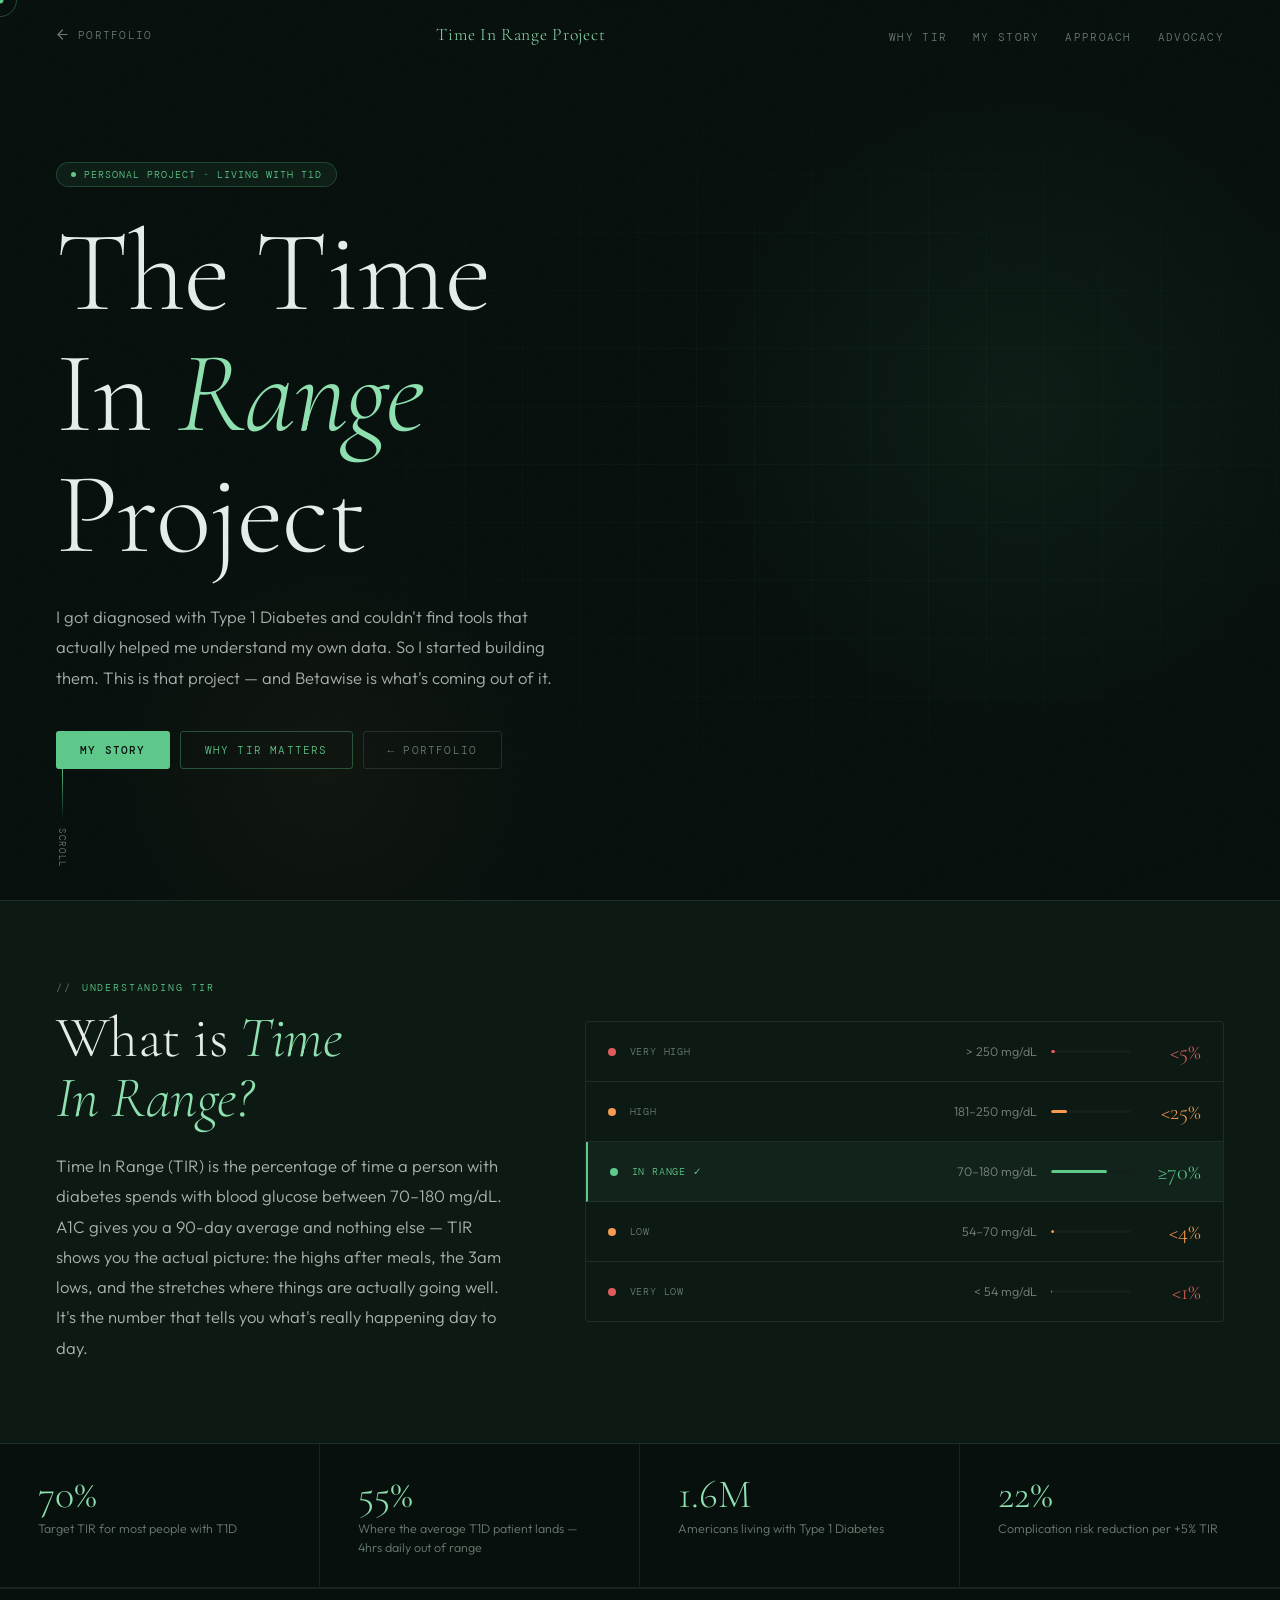
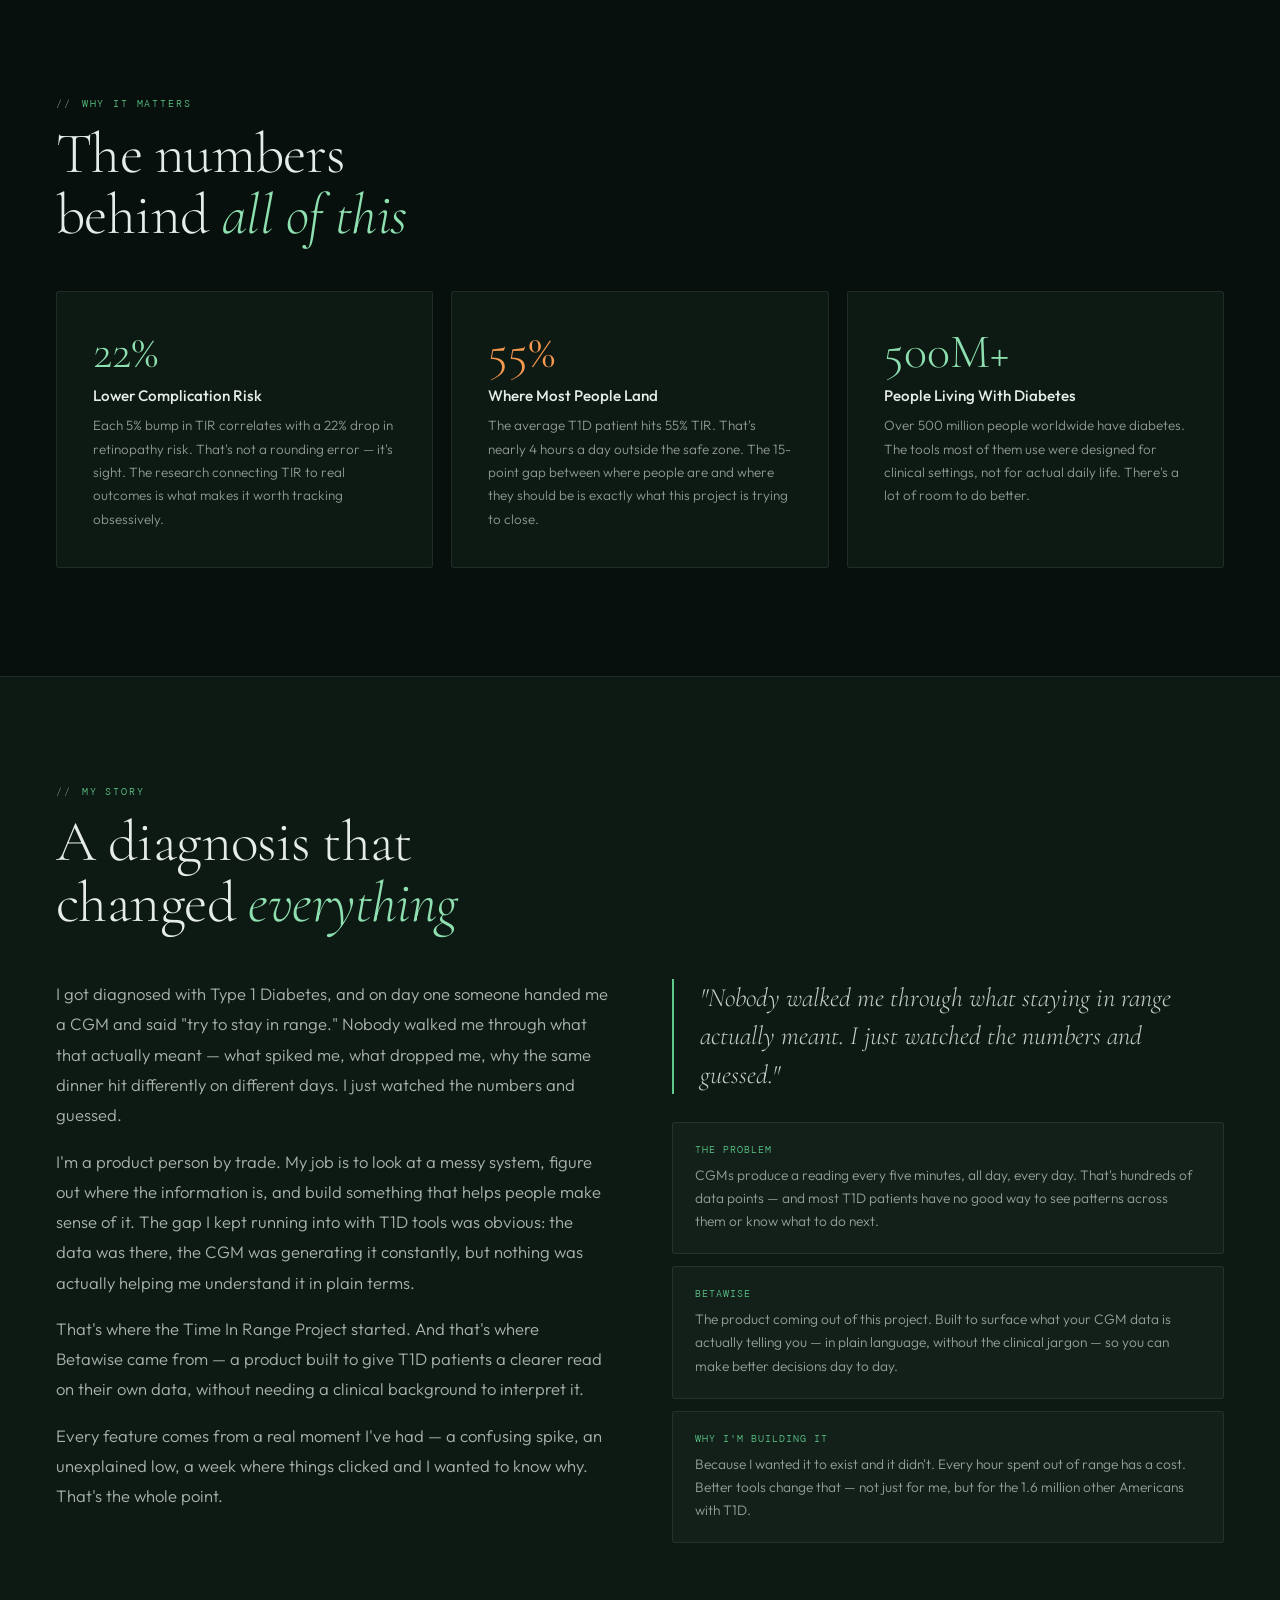
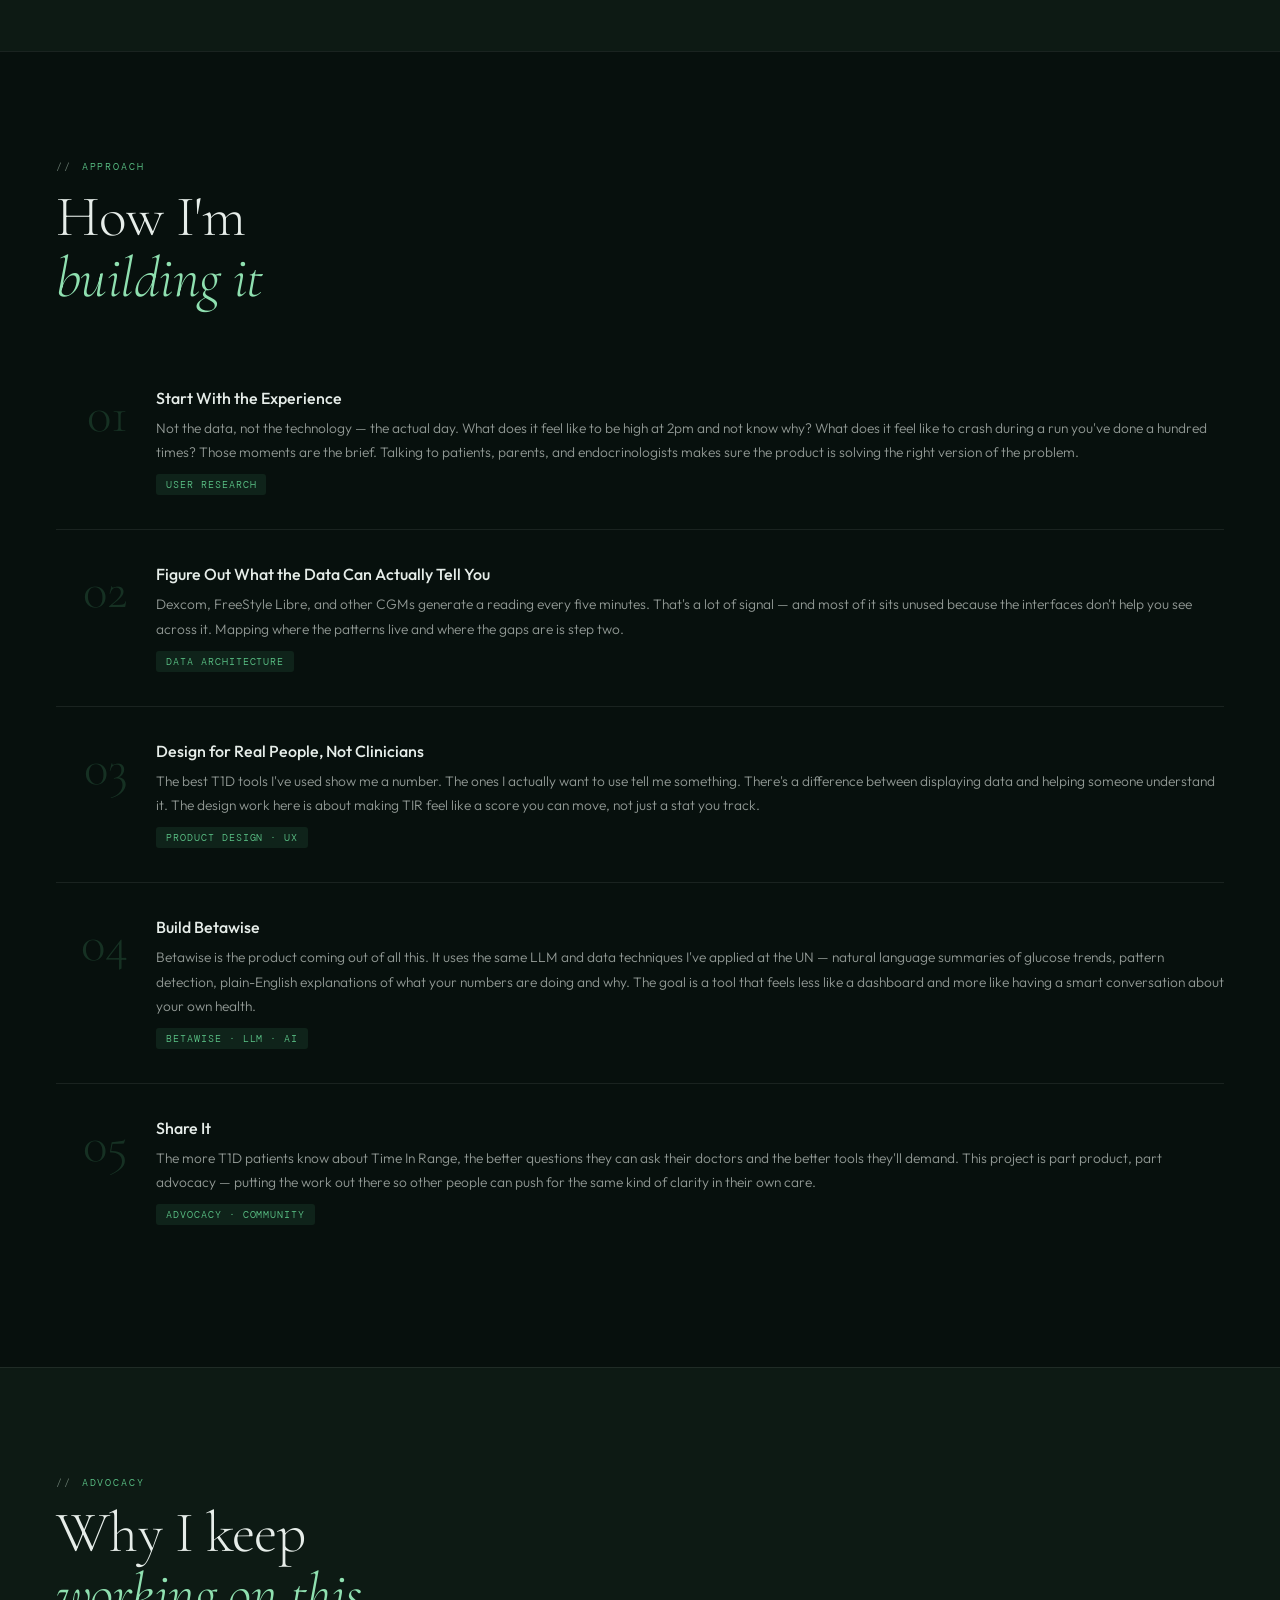
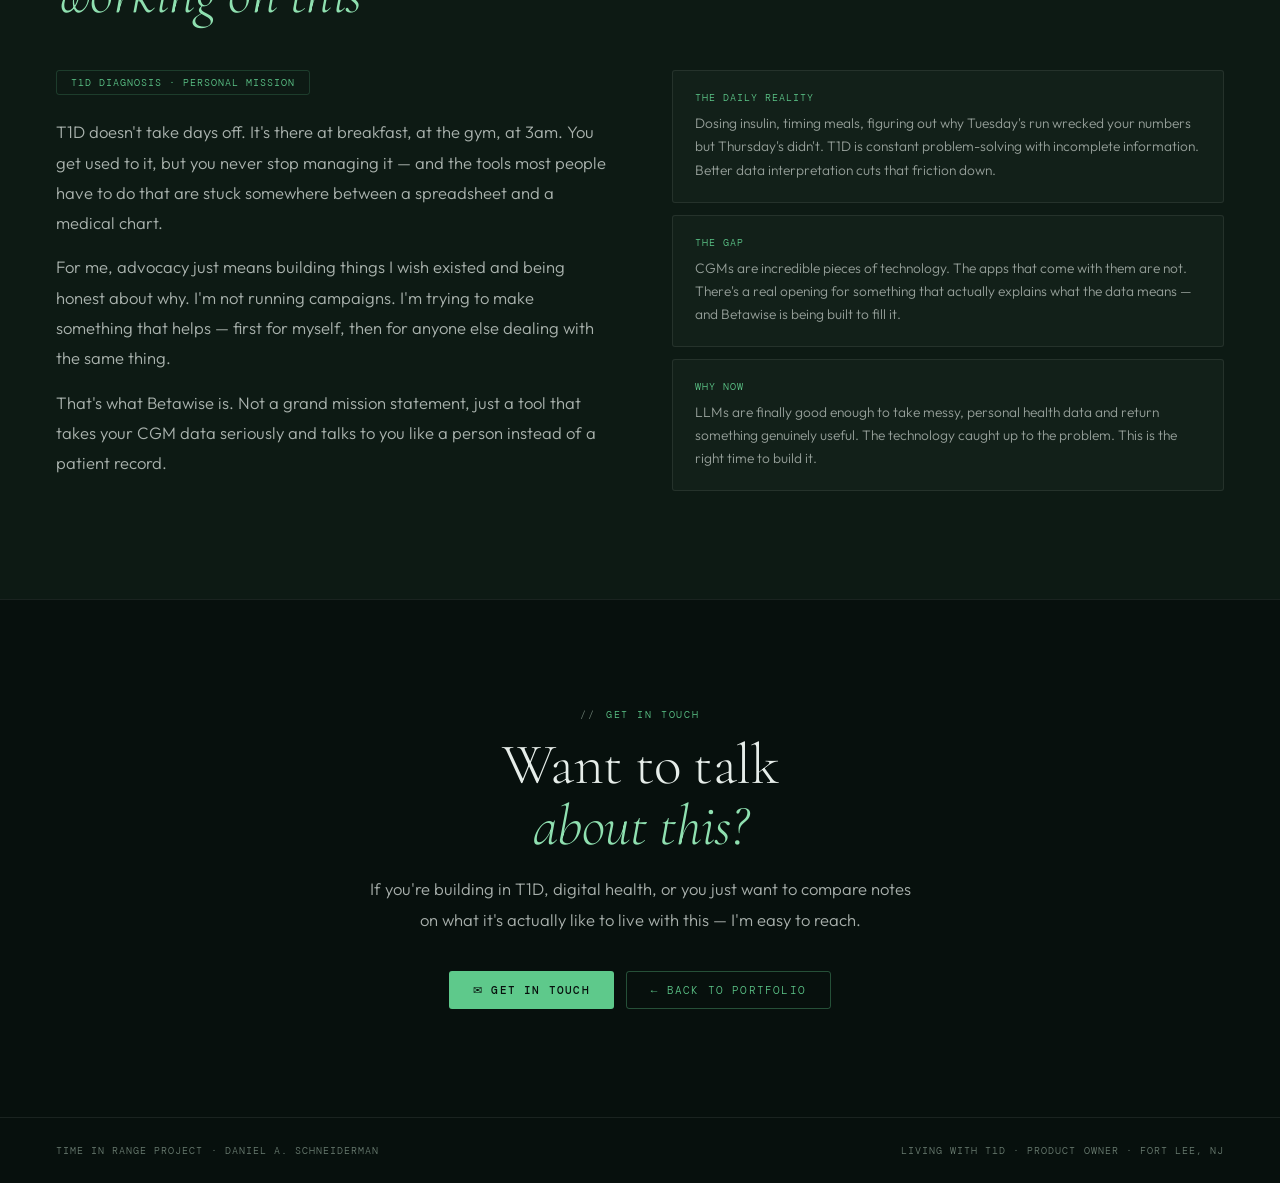
<file: timeinrange.html>
<!DOCTYPE html>
<html lang="en">
<head>
<meta charset="UTF-8" />
<meta name="viewport" content="width=device-width, initial-scale=1.0" />
<title>Time In Range Project — Daniel Schneiderman</title>
<link rel="preconnect" href="https://fonts.googleapis.com" />
<link rel="preconnect" href="https://fonts.gstatic.com" crossorigin />
<link href="https://fonts.googleapis.com/css2?family=Cormorant+Garamond:ital,wght@0,300;0,400;1,300;1,400&family=DM+Mono:wght@400;500&family=Outfit:wght@300;400;500&display=swap" rel="stylesheet" />
<script>document.documentElement.classList.add('js')</script>
<style>
:root {
  --bg:       #07100d;
  --surf:     #0d1a14;
  --surf2:    #122019;
  --border:   rgba(255,255,255,.08);
  --text:     #e6ede9;
  --muted:    #6b7d72;
  --gold:     #c9a96e;
  --gold-lt:  #dfc28e;
  --green:    #5ec98b;
  --green-lt: #8fe0b0;
  --orange:   #f7994f;
  --red:      #e05c5c;
  --r:        3px;
  --navh:     70px;
}
*,*::before,*::after { box-sizing:border-box; margin:0; padding:0; }
html { scroll-behavior:smooth; }
body { background:var(--bg); color:var(--text); font-family:'Outfit',sans-serif; font-weight:300; font-size:16px; overflow-x:hidden; }
a { text-decoration:none; color:inherit; }

/* ── CURSOR ──────────────────────────────────────────── */
.c-dot, .c-ring {
  position:fixed; border-radius:50%; pointer-events:none;
  z-index:9000; transform:translate(-50%,-50%);
  opacity:0; transition:opacity .3s;
}
.c-dot { width:7px; height:7px; background:var(--green); z-index:9001; }
.c-ring { width:34px; height:34px; border:1px solid rgba(94,201,139,.32); transition:width .2s, height .2s, border-color .2s, opacity .3s; }
body.cursor-ready .c-dot,
body.cursor-ready .c-ring { opacity:1; cursor:none; }
body.cursor-ready { cursor:none; }
body.ch .c-dot  { width:11px; height:11px; }
body.ch .c-ring { width:52px; height:52px; border-color:rgba(94,201,139,.55); }

/* ── NOISE ───────────────────────────────────────────── */
body::after {
  content:''; position:fixed; inset:0; z-index:8000; pointer-events:none; opacity:.45;
  background:url("data:image/svg+xml,%3Csvg xmlns='http://www.w3.org/2000/svg' width='200' height='200'%3E%3Cfilter id='n'%3E%3CfeTurbulence type='fractalNoise' baseFrequency='.85' numOctaves='4' stitchTiles='stitch'/%3E%3C/filter%3E%3Crect width='100%25' height='100%25' filter='url(%23n)' opacity='.04'/%3E%3C/svg%3E");
}

/* ── NAV ─────────────────────────────────────────────── */
#nav { position:fixed; top:0; left:0; right:0; z-index:500; height:var(--navh); display:flex; align-items:center; justify-content:space-between; padding:0 56px; border-bottom:1px solid transparent; transition:background .3s, border-color .3s; }
#nav.solid { background:rgba(7,16,13,.93); backdrop-filter:blur(18px); border-color:var(--border); }
.nav-back { display:flex; align-items:center; gap:9px; font-family:'DM Mono',monospace; font-size:.67rem; letter-spacing:.12em; text-transform:uppercase; color:var(--muted); transition:color .2s; }
.nav-back:hover { color:var(--green); }
.nav-back svg { transition:transform .2s; }
.nav-back:hover svg { transform:translateX(-3px); }
.nav-title { font-family:'Cormorant Garamond',serif; font-size:1.1rem; font-weight:300; color:var(--green-lt); letter-spacing:.04em; }
.nav-links { display:flex; gap:26px; list-style:none; }
.nav-links a { font-family:'DM Mono',monospace; font-size:.67rem; letter-spacing:.12em; text-transform:uppercase; color:var(--muted); transition:color .2s; }
.nav-links a:hover { color:var(--green); }

/* ── BUTTONS ─────────────────────────────────────────── */
.btn { display:inline-flex; align-items:center; gap:7px; padding:11px 24px; font-family:'DM Mono',monospace; font-size:.68rem; letter-spacing:.11em; text-transform:uppercase; border-radius:var(--r); transition:all .2s; }
.btn-s { background:var(--green); color:var(--bg); font-weight:500; }
.btn-s:hover { background:var(--green-lt); transform:translateY(-2px); }
.btn-g { border:1px solid rgba(94,201,139,.35); color:var(--green); }
.btn-g:hover { border-color:var(--green); background:rgba(94,201,139,.06); transform:translateY(-2px); }
.btn-d { border:1px solid rgba(255,255,255,.11); color:var(--muted); }
.btn-d:hover { border-color:rgba(255,255,255,.24); color:var(--text); transform:translateY(-2px); }

/* ── SECTIONS ────────────────────────────────────────── */
.sec { position:relative; z-index:1; padding:108px 56px; border-top:1px solid var(--border); }
.sec-alt { background:var(--surf); }

/* ── TYPE ────────────────────────────────────────────── */
.eyebrow { display:flex; align-items:center; gap:10px; font-family:'DM Mono',monospace; font-size:.64rem; letter-spacing:.18em; text-transform:uppercase; color:var(--green); margin-bottom:14px; }
.eyebrow::before { content:'//'; color:var(--muted); }
.disp { font-family:'Cormorant Garamond',serif; font-weight:300; line-height:1.05; letter-spacing:-.01em; }
.disp em { font-style:italic; color:var(--green-lt); }
.d-xl { font-size:clamp(3.8rem,9vw,8.2rem); }
.d-lg { font-size:clamp(2.2rem,4.5vw,3.8rem); }
.body-l { font-size:1.04rem; color:rgba(230,237,233,.72); line-height:1.82; }
.body-s { font-size:.87rem; color:rgba(230,237,233,.6); line-height:1.76; }
.mono { font-family:'DM Mono',monospace; font-size:.64rem; letter-spacing:.1em; text-transform:uppercase; color:var(--muted); }

/* ── CARD ────────────────────────────────────────────── */
.card { background:var(--surf); border:1px solid var(--border); border-radius:var(--r); padding:36px; transition:border-color .25s, transform .25s; }
.card:hover { border-color:rgba(94,201,139,.26); transform:translateY(-3px); }

/* ── REVEAL — content visible by default ─────────────── */
.rv { transition:opacity .65s ease, transform .65s ease; }
.js .rv { opacity:0; transform:translateY(20px); }
.js .rv.vis { opacity:1; transform:none; }
.rv.d1 { transition-delay:.09s; }
.rv.d2 { transition-delay:.18s; }
.rv.d3 { transition-delay:.27s; }

/* ── HERO ────────────────────────────────────────────── */
#hero { position:relative; min-height:100vh; display:flex; flex-direction:column; justify-content:center; padding:calc(var(--navh) + 40px) 56px 80px; overflow:hidden; border:none; }
.h-grid { position:absolute; inset:0; z-index:0; background-image:linear-gradient(rgba(94,201,139,.04) 1px,transparent 1px),linear-gradient(90deg,rgba(94,201,139,.04) 1px,transparent 1px); background-size:58px 58px; mask-image:radial-gradient(ellipse 75% 70% at 65% 50%,black 20%,transparent 78%); }
.h-glow { position:absolute; pointer-events:none; z-index:0; }
.h-glow-a { top:5%; right:-8%; width:720px; height:720px; background:radial-gradient(circle,rgba(94,201,139,.07) 0%,transparent 65%); }
.h-glow-b { bottom:-15%; left:5%; width:520px; height:520px; background:radial-gradient(circle,rgba(247,153,79,.04) 0%,transparent 65%); }
.h-inner { position:relative; z-index:1; max-width:780px; }
.h-badge { display:inline-flex; align-items:center; gap:8px; background:rgba(94,201,139,.08); border:1px solid rgba(94,201,139,.24); border-radius:100px; padding:5px 14px; font-family:'DM Mono',monospace; font-size:.62rem; letter-spacing:.1em; text-transform:uppercase; color:var(--green); margin-bottom:26px; animation:fup .7s .15s both; }
.pulse { width:5px; height:5px; border-radius:50%; background:var(--green); animation:blink 2s ease infinite; }
@keyframes blink { 0%,100%{opacity:1} 50%{opacity:.3} }
.h-name { animation:fup .9s .3s both; margin-bottom:26px; }
.h-desc { animation:fup .8s .46s both; margin-bottom:38px; }
.h-btns { display:flex; gap:10px; flex-wrap:wrap; animation:fup .8s .6s both; }
.h-scroll { position:absolute; bottom:32px; left:56px; z-index:1; display:flex; flex-direction:column; align-items:center; gap:8px; animation:fin 1s 1s both; }
.h-scroll-line { width:1px; height:56px; background:linear-gradient(to bottom,var(--green),transparent); animation:scrollp 2s ease infinite; }
@keyframes scrollp { 0%,100%{opacity:.3} 50%{opacity:1} }
.h-scroll-lbl { font-family:'DM Mono',monospace; font-size:.58rem; letter-spacing:.18em; text-transform:uppercase; color:var(--muted); writing-mode:vertical-rl; }

/* ── TIR GAUGE ───────────────────────────────────────── */
.gauge { position:relative; z-index:1; background:var(--surf); border-top:1px solid var(--border); border-bottom:1px solid var(--border); display:grid; grid-template-columns:1fr 1.4fr; gap:72px; align-items:center; padding:80px 56px; }
.tir-table { border:1px solid var(--border); border-radius:var(--r); overflow:hidden; }
.tir-row { display:grid; grid-template-columns:8px 1fr 100px 80px 56px; align-items:center; gap:14px; padding:16px 22px; border-bottom:1px solid var(--border); transition:background .2s; }
.tir-row:last-child { border-bottom:none; }
.tir-row:hover { background:rgba(255,255,255,.02); }
.tir-row.in-range { background:rgba(94,201,139,.05); border-left:2px solid var(--green); }
.tir-dot { width:8px; height:8px; border-radius:50%; flex-shrink:0; }
.tir-name { font-family:'DM Mono',monospace; font-size:.63rem; letter-spacing:.08em; text-transform:uppercase; color:var(--muted); }
.tir-name.active { color:var(--green); }
.tir-range { font-size:.78rem; color:rgba(230,237,233,.5); text-align:right; }
.tir-bar-track { height:3px; background:var(--surf2); border-radius:2px; overflow:hidden; }
.tir-bar-fill { height:100%; border-radius:2px; width:0; transition:width 1.3s ease; }
.tir-pct { font-family:'Cormorant Garamond',serif; font-size:1.4rem; font-weight:300; text-align:right; }

/* ── STATS ───────────────────────────────────────────── */
.stats { position:relative; z-index:1; display:grid; grid-template-columns:repeat(4,1fr); border-bottom:1px solid var(--border); }
.s-cell { padding:30px 38px; border-right:1px solid var(--border); }
.s-cell:last-child { border-right:none; }
.s-num { font-family:'Cormorant Garamond',serif; font-size:2.5rem; font-weight:300; color:var(--green-lt); line-height:1; margin-bottom:6px; }
.s-lbl { font-size:.78rem; color:var(--muted); line-height:1.5; }

/* ── WHY GRID ────────────────────────────────────────── */
.why-g { display:grid; grid-template-columns:repeat(3,1fr); gap:18px; }
.why-num { font-family:'Cormorant Garamond',serif; font-size:3rem; font-weight:300; line-height:1; margin-bottom:10px; }
.why-title { font-size:.95rem; font-weight:500; margin-bottom:9px; }
.why-body { font-size:.84rem; color:rgba(230,237,233,.6); line-height:1.74; }

/* ── MISSION / STORY ─────────────────────────────────── */
.two-col { display:grid; grid-template-columns:1fr 1fr; gap:64px; align-items:start; }
.pull { font-family:'Cormorant Garamond',serif; font-size:1.65rem; font-style:italic; font-weight:300; line-height:1.45; color:rgba(230,237,233,.84); border-left:2px solid var(--green); padding-left:26px; margin-bottom:28px; }
.info-card { background:var(--surf2); border:1px solid var(--border); border-radius:var(--r); padding:20px 22px; margin-bottom:12px; }
.info-card:last-child { margin-bottom:0; }
.info-title { font-family:'DM Mono',monospace; font-size:.62rem; letter-spacing:.1em; text-transform:uppercase; color:var(--green); margin-bottom:8px; }
.info-body { font-size:.86rem; color:rgba(230,237,233,.62); line-height:1.68; }

/* ── STEPS ───────────────────────────────────────────── */
.steps { display:flex; flex-direction:column; }
.step { display:grid; grid-template-columns:72px 1fr; gap:28px; padding:34px 0; border-bottom:1px solid var(--border); }
.step:last-child { border-bottom:none; }
.step-n { font-family:'Cormorant Garamond',serif; font-size:3.2rem; font-weight:300; color:rgba(94,201,139,.18); line-height:1; text-align:right; padding-top:2px; }
.step-title { font-size:1rem; font-weight:500; margin-bottom:8px; }
.step-body { font-size:.86rem; color:rgba(230,237,233,.62); line-height:1.76; }
.step-tag { display:inline-block; margin-top:10px; padding:4px 10px; background:rgba(94,201,139,.1); border-radius:var(--r); font-family:'DM Mono',monospace; font-size:.6rem; letter-spacing:.1em; text-transform:uppercase; color:var(--green); }

/* ── ADVOCACY ────────────────────────────────────────── */
.adv-badge { display:inline-flex; align-items:center; gap:8px; border:1px solid rgba(94,201,139,.2); border-radius:var(--r); padding:5px 14px; font-family:'DM Mono',monospace; font-size:.62rem; letter-spacing:.1em; text-transform:uppercase; color:var(--green); margin-bottom:22px; }

/* ── CTA ─────────────────────────────────────────────── */
.cta-w { max-width:560px; margin:0 auto; text-align:center; }
.cta-btns { display:flex; justify-content:center; gap:12px; flex-wrap:wrap; margin-top:36px; }

/* ── FOOTER ──────────────────────────────────────────── */
footer { position:relative; z-index:1; border-top:1px solid var(--border); padding:26px 56px; display:flex; justify-content:space-between; align-items:center; }

/* ── KEYFRAMES ───────────────────────────────────────── */
@keyframes fup { from { opacity:0; transform:translateY(24px); } to { opacity:1; transform:none; } }
@keyframes fin  { from { opacity:0; } to { opacity:1; } }

/* ── RESPONSIVE ──────────────────────────────────────── */
@media(max-width:960px) {
  :root { --navh:60px; }
  #nav { padding:0 22px; }
  .nav-links { display:none; }
  #hero, .sec { padding-left:22px; padding-right:22px; }
  #hero { padding-top:calc(var(--navh) + 30px); }
  .gauge { grid-template-columns:1fr; padding:60px 22px; gap:40px; }
  .stats { grid-template-columns:1fr 1fr; }
  .s-cell:nth-child(2) { border-right:none; }
  .why-g, .two-col { grid-template-columns:1fr; gap:40px; }
  .tir-row { grid-template-columns:8px 1fr 64px 44px; }
  .tir-range { display:none; }
  footer { flex-direction:column; gap:8px; text-align:center; padding:20px; }
}
</style>
</head>
<body>

<div class="c-dot" id="cd"></div>
<div class="c-ring" id="cr"></div>

<!-- NAV -->
<nav id="nav">
  <a class="nav-back" href="index.html">
    <svg width="13" height="13" viewBox="0 0 13 13" fill="none"><path d="M11 6.5H2M2 6.5L6.5 2M2 6.5L6.5 11" stroke="currentColor" stroke-width="1.2" stroke-linecap="round" stroke-linejoin="round"/></svg>
    Portfolio
  </a>
  <span class="nav-title">Time In Range Project</span>
  <ul class="nav-links">
    <li><a href="#why">Why TIR</a></li>
    <li><a href="#story">My Story</a></li>
    <li><a href="#how">Approach</a></li>
    <li><a href="#advocacy">Advocacy</a></li>
  </ul>
</nav>

<!-- HERO -->
<section id="hero">
  <div class="h-grid"></div>
  <div class="h-glow h-glow-a"></div>
  <div class="h-glow h-glow-b"></div>
  <div class="h-inner">
    <div class="h-badge"><div class="pulse"></div>Personal Project · Living with T1D</div>
    <h1 class="h-name disp d-xl">The Time<br>In <em>Range</em><br>Project</h1>
    <p class="h-desc body-l" style="max-width:520px">I got diagnosed with Type 1 Diabetes and couldn't find tools that actually helped me understand my own data. So I started building them. This is that project — and Betawise is what's coming out of it.</p>
    <div class="h-btns">
      <a class="btn btn-s" href="#story">My Story</a>
      <a class="btn btn-g" href="#why">Why TIR Matters</a>
      <a class="btn btn-d" href="index.html">← Portfolio</a>
    </div>
  </div>
  <div class="h-scroll">
    <div class="h-scroll-line"></div>
    <div class="h-scroll-lbl">Scroll</div>
  </div>
</section>

<!-- TIR GAUGE -->
<div class="gauge">
  <div>
    <p class="eyebrow rv">Understanding TIR</p>
    <h2 class="disp d-lg rv d1">What is <em>Time<br>In Range?</em></h2>
    <p class="body-l rv d2" style="margin-top:22px">Time In Range (TIR) is the percentage of time a person with diabetes spends with blood glucose between 70–180 mg/dL. A1C gives you a 90-day average and nothing else — TIR shows you the actual picture: the highs after meals, the 3am lows, and the stretches where things are actually going well. It's the number that tells you what's really happening day to day.</p>
  </div>
  <div class="tir-table rv d2" id="tirTable">
    <div class="tir-row">
      <div class="tir-dot" style="background:var(--red)"></div>
      <div class="tir-name">Very High</div>
      <div class="tir-range">&gt; 250 mg/dL</div>
      <div class="tir-bar-track"><div class="tir-bar-fill" data-w="5" style="background:var(--red)"></div></div>
      <div class="tir-pct" style="color:var(--red)">&lt;5%</div>
    </div>
    <div class="tir-row">
      <div class="tir-dot" style="background:var(--orange)"></div>
      <div class="tir-name">High</div>
      <div class="tir-range">181–250 mg/dL</div>
      <div class="tir-bar-track"><div class="tir-bar-fill" data-w="20" style="background:var(--orange)"></div></div>
      <div class="tir-pct" style="color:var(--orange)">&lt;25%</div>
    </div>
    <div class="tir-row in-range">
      <div class="tir-dot" style="background:var(--green)"></div>
      <div class="tir-name active">In Range ✓</div>
      <div class="tir-range">70–180 mg/dL</div>
      <div class="tir-bar-track"><div class="tir-bar-fill" data-w="70" style="background:var(--green)"></div></div>
      <div class="tir-pct" style="color:var(--green)">≥70%</div>
    </div>
    <div class="tir-row">
      <div class="tir-dot" style="background:var(--orange)"></div>
      <div class="tir-name">Low</div>
      <div class="tir-range">54–70 mg/dL</div>
      <div class="tir-bar-track"><div class="tir-bar-fill" data-w="4" style="background:var(--orange)"></div></div>
      <div class="tir-pct" style="color:var(--orange)">&lt;4%</div>
    </div>
    <div class="tir-row">
      <div class="tir-dot" style="background:var(--red)"></div>
      <div class="tir-name">Very Low</div>
      <div class="tir-range">&lt; 54 mg/dL</div>
      <div class="tir-bar-track"><div class="tir-bar-fill" data-w="1" style="background:var(--red)"></div></div>
      <div class="tir-pct" style="color:var(--red)">&lt;1%</div>
    </div>
  </div>
</div>

<!-- STATS -->
<div class="stats">
  <div class="s-cell rv"><div class="s-num">70%</div><div class="s-lbl">Target TIR for most people with T1D</div></div>
  <div class="s-cell rv d1"><div class="s-num">55%</div><div class="s-lbl">Where the average T1D patient lands — 4hrs daily out of range</div></div>
  <div class="s-cell rv d2"><div class="s-num">1.6M</div><div class="s-lbl">Americans living with Type 1 Diabetes</div></div>
  <div class="s-cell rv d3"><div class="s-num">22%</div><div class="s-lbl">Complication risk reduction per +5% TIR</div></div>
</div>

<!-- WHY -->
<section id="why" class="sec">
  <p class="eyebrow rv">Why It Matters</p>
  <h2 class="disp d-lg rv d1" style="margin-bottom:46px">The numbers<br>behind <em>all of this</em></h2>
  <div class="why-g">
    <div class="card rv">
      <div class="why-num" style="color:var(--green-lt)">22%</div>
      <div class="why-title">Lower Complication Risk</div>
      <p class="why-body">Each 5% bump in TIR correlates with a 22% drop in retinopathy risk. That's not a rounding error — it's sight. The research connecting TIR to real outcomes is what makes it worth tracking obsessively.</p>
    </div>
    <div class="card rv d1">
      <div class="why-num" style="color:var(--orange)">55%</div>
      <div class="why-title">Where Most People Land</div>
      <p class="why-body">The average T1D patient hits 55% TIR. That's nearly 4 hours a day outside the safe zone. The 15-point gap between where people are and where they should be is exactly what this project is trying to close.</p>
    </div>
    <div class="card rv d2">
      <div class="why-num" style="color:var(--green-lt)">500M+</div>
      <div class="why-title">People Living With Diabetes</div>
      <p class="why-body">Over 500 million people worldwide have diabetes. The tools most of them use were designed for clinical settings, not for actual daily life. There's a lot of room to do better.</p>
    </div>
  </div>
</section>

<!-- STORY -->
<section id="story" class="sec sec-alt">
  <p class="eyebrow rv">My Story</p>
  <h2 class="disp d-lg rv d1" style="margin-bottom:46px">A diagnosis that<br>changed <em>everything</em></h2>
  <div class="two-col">
    <div>
      <p class="body-l rv">I got diagnosed with Type 1 Diabetes, and on day one someone handed me a CGM and said "try to stay in range." Nobody walked me through what that actually meant — what spiked me, what dropped me, why the same dinner hit differently on different days. I just watched the numbers and guessed.</p>
      <p class="body-l rv d1" style="margin-top:16px">I'm a product person by trade. My job is to look at a messy system, figure out where the information is, and build something that helps people make sense of it. The gap I kept running into with T1D tools was obvious: the data was there, the CGM was generating it constantly, but nothing was actually helping me understand it in plain terms.</p>
      <p class="body-l rv d1" style="margin-top:16px">That's where the Time In Range Project started. And that's where Betawise came from — a product built to give T1D patients a clearer read on their own data, without needing a clinical background to interpret it.</p>
      <p class="body-l rv d2" style="margin-top:16px">Every feature comes from a real moment I've had — a confusing spike, an unexplained low, a week where things clicked and I wanted to know why. That's the whole point.</p>
    </div>
    <div class="rv d2">
      <blockquote class="pull">"Nobody walked me through what staying in range actually meant. I just watched the numbers and guessed."</blockquote>
      <div class="info-card">
        <div class="info-title">The Problem</div>
        <p class="info-body">CGMs produce a reading every five minutes, all day, every day. That's hundreds of data points — and most T1D patients have no good way to see patterns across them or know what to do next.</p>
      </div>
      <div class="info-card">
        <div class="info-title">Betawise</div>
        <p class="info-body">The product coming out of this project. Built to surface what your CGM data is actually telling you — in plain language, without the clinical jargon — so you can make better decisions day to day.</p>
      </div>
      <div class="info-card">
        <div class="info-title">Why I'm Building It</div>
        <p class="info-body">Because I wanted it to exist and it didn't. Every hour spent out of range has a cost. Better tools change that — not just for me, but for the 1.6 million other Americans with T1D.</p>
      </div>
    </div>
  </div>
</section>

<!-- HOW -->
<section id="how" class="sec">
  <p class="eyebrow rv">Approach</p>
  <h2 class="disp d-lg rv d1" style="margin-bottom:46px">How I'm<br><em>building it</em></h2>
  <div class="steps">
    <div class="step rv">
      <div class="step-n">01</div>
      <div>
        <div class="step-title">Start With the Experience</div>
        <p class="step-body">Not the data, not the technology — the actual day. What does it feel like to be high at 2pm and not know why? What does it feel like to crash during a run you've done a hundred times? Those moments are the brief. Talking to patients, parents, and endocrinologists makes sure the product is solving the right version of the problem.</p>
        <span class="step-tag">User Research</span>
      </div>
    </div>
    <div class="step rv d1">
      <div class="step-n">02</div>
      <div>
        <div class="step-title">Figure Out What the Data Can Actually Tell You</div>
        <p class="step-body">Dexcom, FreeStyle Libre, and other CGMs generate a reading every five minutes. That's a lot of signal — and most of it sits unused because the interfaces don't help you see across it. Mapping where the patterns live and where the gaps are is step two.</p>
        <span class="step-tag">Data Architecture</span>
      </div>
    </div>
    <div class="step rv d2">
      <div class="step-n">03</div>
      <div>
        <div class="step-title">Design for Real People, Not Clinicians</div>
        <p class="step-body">The best T1D tools I've used show me a number. The ones I actually want to use tell me something. There's a difference between displaying data and helping someone understand it. The design work here is about making TIR feel like a score you can move, not just a stat you track.</p>
        <span class="step-tag">Product Design · UX</span>
      </div>
    </div>
    <div class="step rv">
      <div class="step-n">04</div>
      <div>
        <div class="step-title">Build Betawise</div>
        <p class="step-body">Betawise is the product coming out of all this. It uses the same LLM and data techniques I've applied at the UN — natural language summaries of glucose trends, pattern detection, plain-English explanations of what your numbers are doing and why. The goal is a tool that feels less like a dashboard and more like having a smart conversation about your own health.</p>
        <span class="step-tag">Betawise · LLM · AI</span>
      </div>
    </div>
    <div class="step rv d1">
      <div class="step-n">05</div>
      <div>
        <div class="step-title">Share It</div>
        <p class="step-body">The more T1D patients know about Time In Range, the better questions they can ask their doctors and the better tools they'll demand. This project is part product, part advocacy — putting the work out there so other people can push for the same kind of clarity in their own care.</p>
        <span class="step-tag">Advocacy · Community</span>
      </div>
    </div>
  </div>
</section>

<!-- ADVOCACY -->
<section id="advocacy" class="sec sec-alt">
  <p class="eyebrow rv">Advocacy</p>
  <h2 class="disp d-lg rv d1" style="margin-bottom:46px">Why I keep<br><em>working on this</em></h2>
  <div class="two-col">
    <div>
      <div class="adv-badge rv">T1D Diagnosis · Personal Mission</div>
      <p class="body-l rv d1">T1D doesn't take days off. It's there at breakfast, at the gym, at 3am. You get used to it, but you never stop managing it — and the tools most people have to do that are stuck somewhere between a spreadsheet and a medical chart.</p>
      <p class="body-l rv d1" style="margin-top:14px">For me, advocacy just means building things I wish existed and being honest about why. I'm not running campaigns. I'm trying to make something that helps — first for myself, then for anyone else dealing with the same thing.</p>
      <p class="body-l rv d1" style="margin-top:14px">That's what Betawise is. Not a grand mission statement, just a tool that takes your CGM data seriously and talks to you like a person instead of a patient record.</p>
    </div>
    <div class="rv d2">
      <div class="info-card">
        <div class="info-title">The Daily Reality</div>
        <p class="info-body">Dosing insulin, timing meals, figuring out why Tuesday's run wrecked your numbers but Thursday's didn't. T1D is constant problem-solving with incomplete information. Better data interpretation cuts that friction down.</p>
      </div>
      <div class="info-card">
        <div class="info-title">The Gap</div>
        <p class="info-body">CGMs are incredible pieces of technology. The apps that come with them are not. There's a real opening for something that actually explains what the data means — and Betawise is being built to fill it.</p>
      </div>
      <div class="info-card">
        <div class="info-title">Why Now</div>
        <p class="info-body">LLMs are finally good enough to take messy, personal health data and return something genuinely useful. The technology caught up to the problem. This is the right time to build it.</p>
      </div>
    </div>
  </div>
</section>

<!-- CTA -->
<section class="sec">
  <div class="cta-w">
    <p class="eyebrow rv" style="justify-content:center">Get In Touch</p>
    <h2 class="disp d-lg rv d1">Want to talk<br><em>about this?</em></h2>
    <p class="body-l rv d2" style="margin-top:18px">If you're building in T1D, digital health, or you just want to compare notes on what it's actually like to live with this — I'm easy to reach.</p>
    <div class="cta-btns rv d3">
      <a class="btn btn-s" href="mailto:dschneiderman955@gmail.com">✉ Get In Touch</a>
      <a class="btn btn-g" href="index.html">← Back to Portfolio</a>
    </div>
  </div>
</section>

<!-- FOOTER -->
<footer>
  <span class="mono">Time In Range Project · Daniel A. Schneiderman</span>
  <span class="mono">Living with T1D · Product Owner · Fort Lee, NJ</span>
</footer>

<script>
(function() {
  'use strict';

  /* ── Cursor ── */
  var cd = document.getElementById('cd');
  var cr = document.getElementById('cr');
  var mx = 0, my = 0, rx = 0, ry = 0;

  if (cd && cr) {
    document.addEventListener('mousemove', function(e) {
      mx = e.clientX; my = e.clientY;
    });
    document.body.classList.add('cursor-ready');

    (function tick() {
      cd.style.left = mx + 'px';
      cd.style.top  = my + 'px';
      rx += (mx - rx) * 0.13;
      ry += (my - ry) * 0.13;
      cr.style.left = rx + 'px';
      cr.style.top  = ry + 'px';
      requestAnimationFrame(tick);
    })();

    document.querySelectorAll('a, button').forEach(function(el) {
      el.addEventListener('mouseenter', function() { document.body.classList.add('ch'); });
      el.addEventListener('mouseleave', function() { document.body.classList.remove('ch'); });
    });
  }

  /* ── Nav ── */
  var nav = document.getElementById('nav');
  if (nav) {
    window.addEventListener('scroll', function() {
      nav.classList.toggle('solid', window.scrollY > 40);
    }, { passive: true });
  }

  /* ── Reveal ── */
  if ('IntersectionObserver' in window) {
    var ro = new IntersectionObserver(function(entries) {
      entries.forEach(function(e) {
        if (e.isIntersecting) {
          e.target.classList.add('vis');
          ro.unobserve(e.target);
        }
      });
    }, { threshold: 0.06 });
    document.querySelectorAll('.rv').forEach(function(el) { ro.observe(el); });
  } else {
    document.querySelectorAll('.rv').forEach(function(el) { el.classList.add('vis'); });
  }

  /* ── TIR bars ── */
  var tirTable = document.getElementById('tirTable');
  if (tirTable && 'IntersectionObserver' in window) {
    var bo = new IntersectionObserver(function(entries) {
      entries.forEach(function(e) {
        if (e.isIntersecting) {
          e.target.querySelectorAll('.tir-bar-fill').forEach(function(b) {
            b.style.width = (b.dataset.w || 0) + '%';
          });
          bo.unobserve(e.target);
        }
      });
    }, { threshold: 0.2 });
    bo.observe(tirTable);
  }

  /* ── Stagger steps ── */
  document.querySelectorAll('.step').forEach(function(s, i) {
    s.style.transitionDelay = (i * 0.08) + 's';
  });

})();
</script>
</body>
</html>
</file>
<file: styles.css>
:root, [data-theme="dark"] {
  --bg: #08080a;
  --bg-2: #0e0e11;
  --glass: rgba(255,255,255,.045);
  --glass-2: rgba(255,255,255,.07);
  --glass-line: rgba(255,255,255,.09);
  --glass-hi: rgba(255,255,255,.14);
  --ink: #ededf0;
  --ink-2: #a1a1aa;
  --ink-3: #71717a;
  --a1: #8b7bff;
  --a2: #22d3ee;
  --lime: #c6f432;
  --spot: rgba(139,123,255,.16);
  --aurora-1: rgba(124,92,255,.45);
  --aurora-2: rgba(34,211,238,.30);
  --aurora-3: rgba(198,244,50,.12);
  --grain: .07;
  --shadow: 0 30px 80px -30px rgba(0,0,0,.8);
  color-scheme: dark;
}
[data-theme="light"] {
  --bg: #f7f7f5;
  --bg-2: #efefec;
  --glass: rgba(255,255,255,.6);
  --glass-2: rgba(255,255,255,.85);
  --glass-line: rgba(10,10,20,.08);
  --glass-hi: rgba(255,255,255,.9);
  --ink: #0b0b0f;
  --ink-2: #52525b;
  --ink-3: #71717a;
  --a1: #6d4dff;
  --a2: #0891b2;
  --lime: #4d7c0f;
  --spot: rgba(109,77,255,.10);
  --aurora-1: rgba(124,92,255,.22);
  --aurora-2: rgba(34,211,238,.20);
  --aurora-3: rgba(198,244,50,.18);
  --grain: .05;
  --shadow: 0 30px 70px -34px rgba(20,20,40,.35);
  color-scheme: light;
}
:root {
  --sans: "Geist", ui-sans-serif, system-ui, -apple-system, "Segoe UI", sans-serif;
  --mono: "Geist Mono", ui-monospace, "SF Mono", Menlo, monospace;
  --ios: -apple-system, BlinkMacSystemFont, "SF Pro Text", "Geist", "Helvetica Neue", Arial, sans-serif;
  --wrap: 1180px;
  --gutter: clamp(16px, 4vw, 40px);
  --r: 22px;
  --ease: cubic-bezier(.2,.8,.2,1);
}

*, *::before, *::after { box-sizing: border-box; }
html { scroll-behavior: smooth; scroll-padding-top: 96px; -webkit-text-size-adjust: 100%; }
body { margin: 0; background: var(--bg); color: var(--ink); font: 400 17px/1.55 var(--sans); letter-spacing: -.011em; -webkit-font-smoothing: antialiased; overflow-x: hidden; }
body::after { content: ""; position: fixed; inset: 0; pointer-events: none; z-index: 100; opacity: var(--grain); mix-blend-mode: overlay;
  background-image: url("data:image/svg+xml,%3Csvg xmlns='http://www.w3.org/2000/svg' width='160' height='160'%3E%3Cfilter id='n'%3E%3CfeTurbulence type='fractalNoise' baseFrequency='.9' numOctaves='3' stitchTiles='stitch'/%3E%3C/filter%3E%3Crect width='100%25' height='100%25' filter='url(%23n)'/%3E%3C/svg%3E"); }
img, svg { display: block; max-width: 100%; }
a { color: inherit; }
p { margin: 0; }
h1, h2, h3, h4 { margin: 0; font-weight: 600; }
button { font: inherit; color: inherit; }
kbd { font: 500 12px var(--mono); padding: 2px 6px; border-radius: 6px; border: 1px solid var(--glass-line); background: var(--glass); }
:focus-visible { outline: 2px solid var(--a2); outline-offset: 3px; border-radius: 10px; }
.wrap { max-width: var(--wrap); margin: 0 auto; padding: 0 var(--gutter); }
.sr-only { position: absolute; width: 1px; height: 1px; overflow: hidden; clip: rect(0 0 0 0); white-space: nowrap; }
.skip { position: absolute; left: 12px; top: -60px; background: var(--ink); color: var(--bg); padding: 10px 14px; border-radius: 10px; z-index: 200; text-decoration: none; }
.skip:focus { top: 12px; }
.grad-text { background: linear-gradient(100deg, var(--a1), var(--a2) 55%, var(--a1)); background-size: 200% 100%; -webkit-background-clip: text; background-clip: text; color: transparent; animation: sheen 8s linear infinite; }
@keyframes sheen { to { background-position: -200% 0; } }
.mono { font-family: var(--mono); }
.label { font: 500 12px/1.3 var(--mono); letter-spacing: .04em; text-transform: uppercase; color: var(--ink-3); }

/* ---------- Glass + spotlight ---------- */
.glass { background: var(--glass); border: 1px solid var(--glass-line); backdrop-filter: blur(20px) saturate(160%); -webkit-backdrop-filter: blur(20px) saturate(160%); box-shadow: inset 0 1px 0 var(--glass-hi); }
.spot { position: relative; isolation: isolate; overflow: hidden; }
.spot::before { content: ""; position: absolute; inset: 0; z-index: -1; opacity: 0; transition: opacity .3s; background: radial-gradient(420px circle at var(--x, 50%) var(--y, 50%), var(--spot), transparent 60%); }
.spot:hover::before { opacity: 1; }

/* ---------- Floating nav ---------- */
.nav { position: fixed; top: 14px; left: 50%; transform: translateX(-50%); z-index: 60; display: flex; align-items: center; gap: 4px; padding: 6px; border-radius: 999px; width: max-content; max-width: calc(100% - 24px); }
.nav .mark { width: 34px; height: 34px; border-radius: 50%; display: grid; place-items: center; font: 700 12px var(--sans); color: #fff; background: linear-gradient(135deg, var(--a1), var(--a2)); text-decoration: none; margin-right: 6px; flex: none; }
.nav a.link { padding: 8px 14px; border-radius: 999px; font-size: 14px; color: var(--ink-2); text-decoration: none; transition: color .2s, background .2s; }
.nav a.link:hover, .nav a.link[aria-current="true"] { color: var(--ink); background: var(--glass-2); }
.nav .k { display: inline-flex; align-items: center; gap: 8px; height: 34px; padding: 0 8px 0 12px; border-radius: 999px; border: 1px solid var(--glass-line); background: var(--glass); cursor: pointer; font-size: 13px; color: var(--ink-2); margin-left: 6px; }
.nav .k:hover { color: var(--ink); }
.nav .k kbd { font-size: 11px; }
.nav .icon { width: 34px; height: 34px; border-radius: 50%; border: 0; background: transparent; display: grid; place-items: center; cursor: pointer; color: var(--ink-2); flex: none; }
.nav .icon:hover { color: var(--ink); background: var(--glass-2); }
.nav .icon svg { width: 17px; height: 17px; }
[data-theme="dark"] .sun, [data-theme="light"] .moon { display: none; }
@media (max-width: 760px) { .nav a.link, .nav .k kbd, .k .k-long { display: none; } .nav .k { padding: 0 14px; } }
@media (min-width: 761px) { .k .k-short { display: none; } }

/* ---------- Buttons ---------- */
.btn { display: inline-flex; align-items: center; gap: 10px; height: 48px; padding: 0 22px; border-radius: 999px; font: 500 15px var(--sans); text-decoration: none; cursor: pointer; border: 1px solid transparent; transition: transform .25s var(--ease), box-shadow .25s, background .25s; }
.btn:active { transform: scale(.97); }
.btn-primary { background: var(--ink); color: var(--bg); box-shadow: 0 0 0 0 var(--a1); }
.btn-primary:hover { box-shadow: 0 10px 40px -10px var(--a1); transform: translateY(-1px); }
.btn-glass { color: var(--ink); }
.btn-glass:hover { background: var(--glass-2); }

/* ---------- Scroll-driven reveals (progressive enhancement) ---------- */
@supports (animation-timeline: view()) {
  .reveal { animation: rise linear both; animation-timeline: view(); animation-range: entry 0% cover 22%; }
}
@keyframes rise { from { opacity: 0; transform: translateY(48px) scale(.98); filter: blur(6px); } to { opacity: 1; transform: none; filter: none; } }
@media (prefers-reduced-motion: reduce) {
  html { scroll-behavior: auto; }
  .reveal, .grad-text, .aurora i, .typing::after, .caret { animation: none !important; }
}

/* ---------- Hero ---------- */
.hero { position: relative; padding: 148px 0 72px; }
.aurora { position: absolute; inset: -10% 0 auto; height: 900px; z-index: -1; overflow: hidden; pointer-events: none; -webkit-mask: linear-gradient(#000 40%, transparent); mask: linear-gradient(#000 40%, transparent); }
.aurora i { position: absolute; border-radius: 50%; filter: blur(90px); animation: drift 22s ease-in-out infinite alternate; }
.aurora i:nth-child(1) { width: 640px; height: 520px; left: -8%; top: 4%; background: var(--aurora-1); }
.aurora i:nth-child(2) { width: 560px; height: 480px; right: -6%; top: 0; background: var(--aurora-2); animation-duration: 28s; }
.aurora i:nth-child(3) { width: 420px; height: 360px; left: 38%; top: 30%; background: var(--aurora-3); animation-duration: 34s; }
@keyframes drift { to { transform: translate(60px, 40px) scale(1.12); } }
.hero-grid-lines { position: absolute; inset: 0; z-index: -1; pointer-events: none; opacity: .5;
  background-image: linear-gradient(var(--glass-line) 1px, transparent 1px), linear-gradient(90deg, var(--glass-line) 1px, transparent 1px);
  background-size: 64px 64px; -webkit-mask: radial-gradient(ellipse 70% 60% at 50% 30%, #000, transparent 75%); mask: radial-gradient(ellipse 70% 60% at 50% 30%, #000, transparent 75%); }
.pill { display: inline-flex; align-items: center; gap: 10px; padding: 7px 14px 7px 10px; border-radius: 999px; font: 500 13px var(--mono); color: var(--ink-2); }
.pill .live { width: 8px; height: 8px; border-radius: 50%; background: var(--lime); box-shadow: 0 0 12px var(--lime); }
.hero h1 { font-size: clamp(48px, 8.6vw, 116px); line-height: .96; letter-spacing: -.05em; font-weight: 600; margin: 26px 0 26px; max-width: 13ch; }
.hero .lede { font-size: clamp(18px, 2vw, 21px); color: var(--ink-2); max-width: 36em; line-height: 1.5; }
.hero .lede b { color: var(--ink); font-weight: 500; }
.hero .ctas { display: flex; flex-wrap: wrap; gap: 12px; margin-top: 34px; }

/* Bento */
.bento { display: grid; grid-template-columns: repeat(4, 1fr); grid-auto-rows: minmax(150px, auto); gap: 14px; margin-top: 64px; }
.bento > * { border-radius: var(--r); padding: 22px; display: flex; flex-direction: column; text-decoration: none; transition: transform .35s var(--ease), border-color .3s; }
.bento > a:hover { transform: translateY(-3px); border-color: var(--glass-hi); }
.b-bw { grid-column: span 2; grid-row: span 2; }
.b-jv { grid-column: span 2; }
@media (max-width: 900px) { .bento { grid-template-columns: 1fr 1fr; } .b-bw, .b-jv { grid-column: span 2; } }
@media (max-width: 520px) { .bento { grid-template-columns: 1fr; } .bento > * { grid-column: auto !important; grid-row: auto !important; } }
.b-head { display: flex; justify-content: space-between; align-items: center; gap: 10px; }
.b-title { font-size: 28px; letter-spacing: -.03em; margin-top: 12px; }
.b-sub { color: var(--ink-2); font-size: 15px; margin-top: 4px; }
.arrow-chip { width: 32px; height: 32px; border-radius: 50%; display: grid; place-items: center; border: 1px solid var(--glass-line); transition: transform .3s var(--ease), background .3s; flex: none; }
a:hover .arrow-chip { transform: rotate(-45deg); background: var(--ink); color: var(--bg); }
.mini-ring { --p: 76; margin: auto auto 0; width: 190px; height: 190px; border-radius: 50%; position: relative; display: grid; place-items: center;
  background: conic-gradient(from -90deg, #34d399 0 calc(var(--p) * 1%), var(--glass-2) 0); -webkit-mask: radial-gradient(circle, transparent 72px, #000 73px); mask: radial-gradient(circle, transparent 72px, #000 73px); }
.ring-wrap { position: relative; margin: 26px auto 4px; width: 190px; }
.ring-wrap .mini-ring { margin: 0; }
.ring-wrap .val { position: absolute; inset: 0; display: grid; place-content: center; text-align: center; }
.ring-wrap .val strong { font-size: 46px; letter-spacing: -.04em; line-height: 1; }
.ring-wrap .val span { font: 500 11px var(--mono); color: var(--ink-3); text-transform: uppercase; letter-spacing: .06em; margin-top: 6px; }
.typing-row { margin-top: auto; padding-top: 18px; display: grid; gap: 8px; }
.tbubble { justify-self: end; max-width: 92%; background: #0a84ff; color: #fff; padding: 9px 14px; border-radius: 18px 18px 5px 18px; font: 400 15px/1.3 var(--ios); }
.typing::after { content: "▍"; margin-left: 1px; animation: blink 1s steps(1) infinite; opacity: .8; }
@keyframes blink { 50% { opacity: 0; } }
.tfiled { justify-self: end; font: 500 12px var(--mono); color: var(--lime); min-height: 1.3em; }
.b-stat strong { font-size: 28px; letter-spacing: -.035em; line-height: 1.05; margin-top: auto; }
.b-stat span { color: var(--ink-2); font-size: 14px; margin-top: 8px; }

/* ---------- Sections ---------- */
section.block { padding: clamp(96px, 12vw, 160px) 0; position: relative; }
.sec-head { display: grid; gap: 18px; margin-bottom: 56px; max-width: 860px; }
.sec-head h2 { font-size: clamp(40px, 6.4vw, 84px); line-height: .98; letter-spacing: -.05em; }
.sec-head p { font-size: clamp(18px, 2vw, 21px); color: var(--ink-2); max-width: 38em; }
.index-num { font: 500 13px var(--mono); color: var(--ink-3); display: flex; align-items: center; gap: 12px; }
.index-num::after { content: ""; height: 1px; width: 64px; background: var(--glass-line); }

.case { display: grid; grid-template-columns: minmax(0, 1fr) 380px; gap: clamp(32px, 6vw, 88px); align-items: start; }
.case.flip { grid-template-columns: 420px minmax(0, 1fr); }
@media (max-width: 900px) { .case, .case.flip { grid-template-columns: 1fr; } .case .stage { order: -1; justify-self: center; } }
.stage { position: sticky; top: 96px; display: grid; justify-items: center; gap: 16px; }
@media (max-width: 900px) { .stage { position: static; } }
.facts { display: flex; flex-wrap: wrap; gap: 8px; margin-bottom: 28px; }
.facts span { font: 500 12px var(--mono); padding: 6px 10px; border-radius: 999px; color: var(--ink-2); }
.facts a { color: var(--a2); text-decoration: none; }
.stats { display: grid; grid-template-columns: repeat(3, 1fr); gap: 12px; margin-bottom: 28px; }
@media (max-width: 560px) { .stats { grid-template-columns: 1fr; } }
.stats > div { border-radius: 18px; padding: 18px; }
.stats strong { display: block; font-size: clamp(22px, 2.3vw, 28px); overflow-wrap: anywhere; letter-spacing: -.04em; line-height: 1.05; }
.stats span { display: block; font-size: 13.5px; color: var(--ink-2); margin-top: 6px; line-height: 1.4; }
.decisions { list-style: none; padding: 0; margin: 0; display: grid; gap: 10px; counter-reset: d; }
.decisions li { counter-increment: d; border-radius: 18px; padding: 20px 20px 20px 64px; position: relative; }
.decisions li::after { content: "0" counter(d); position: absolute; left: 20px; top: 21px; font: 500 13px var(--mono); color: var(--a2); }
.decisions h3 { font-size: 18px; letter-spacing: -.02em; }
.decisions p { color: var(--ink-2); font-size: 15.5px; margin-top: 4px; }
.decisions .trade { font-size: 13.5px; color: var(--ink-3); margin-top: 10px; }
.decisions .trade b { font: 500 11px var(--mono); text-transform: uppercase; letter-spacing: .06em; color: var(--lime); margin-right: 6px; }
.cta-row { display: flex; flex-wrap: wrap; gap: 12px; margin-top: 28px; }
.fine { font-size: 12.5px; color: var(--ink-3); max-width: 360px; text-align: center; line-height: 1.45; }

/* ---------- Device ---------- */
.iphone { position: relative; width: 320px; height: 660px; padding: 11px; border-radius: 56px; background: linear-gradient(145deg, #3a3a3e, #121214 40%, #2a2a2e); box-shadow: inset 0 0 0 1.5px rgba(255,255,255,.08), 0 0 0 1px #000, var(--shadow), 0 0 120px -40px var(--a1); flex: none; }
.iphone::before { content: ""; position: absolute; top: 22px; left: 50%; transform: translateX(-50%); width: 96px; height: 28px; background: #000; border-radius: 20px; z-index: 5; }
.screen { position: relative; height: 100%; border-radius: 46px; overflow: hidden; font-family: var(--ios); letter-spacing: -.01em; display: flex; flex-direction: column; }
@media (max-width: 360px) { .iphone { transform: scale(.92); margin: -26px 0; } }
.sb { height: 50px; flex: none; display: flex; justify-content: space-between; align-items: center; padding: 14px 28px 0 34px; font: 600 15px var(--ios); position: relative; z-index: 4; }
.sb i { display: inline-block; width: 24px; height: 11px; border-radius: 3.5px; border: 1.3px solid currentColor; position: relative; opacity: .9; }
.sb i::after { content: ""; position: absolute; inset: 1.3px 4px 1.3px 1.3px; background: currentColor; border-radius: 1.5px; }

/* view switcher */
.views { display: inline-grid; grid-auto-flow: column; padding: 4px; border-radius: 999px; gap: 2px; position: relative; }
.views button { position: relative; z-index: 1; border: 0; background: none; padding: 8px 14px; border-radius: 999px; font: 500 13px var(--sans); color: var(--ink-2); cursor: pointer; transition: color .25s; }
.views button[aria-selected="true"] { color: var(--bg); }
.views .thumb { position: absolute; top: 4px; bottom: 4px; left: 0; border-radius: 999px; background: var(--ink); transition: transform .4s var(--ease), width .4s var(--ease); z-index: 0; }
.view { position: absolute; inset: 0; display: flex; flex-direction: column; opacity: 0; visibility: hidden; transform: scale(.98); transition: opacity .35s, transform .35s var(--ease), visibility 0s .35s; }
.view.on { opacity: 1; visibility: visible; transform: none; transition: opacity .35s, transform .35s var(--ease); }

/* Jarvis app (Workbench theme from the Swift source) */
.jv-app { background-color: #0A2A40; color: #e8f4fb;
  background-image: linear-gradient(rgba(191,230,255,.08) 1px, transparent 1px), linear-gradient(90deg, rgba(191,230,255,.08) 1px, transparent 1px), linear-gradient(rgba(191,230,255,.03) 1px, transparent 1px), linear-gradient(90deg, rgba(191,230,255,.03) 1px, transparent 1px);
  background-size: 40px 40px, 40px 40px, 8px 8px, 8px 8px; }
.jv-nav { flex: none; display: grid; grid-template-columns: 40px 1fr 40px; align-items: center; padding: 2px 14px 4px; }
.jv-nav b { text-align: center; font: 700 15px var(--ios); letter-spacing: .14em; }
.jv-nav svg { width: 20px; height: 20px; color: #3CE6FF; justify-self: end; }
.jv-search { margin: 4px 14px 0; height: 32px; border-radius: 10px; background: rgba(3,16,28,.8); display: flex; align-items: center; gap: 6px; padding: 0 10px; color: #5F8296; font-size: 14px; flex: none; }
.jv-search svg { width: 13px; height: 13px; }
.jv-status { flex: none; display: flex; align-items: center; gap: 6px; padding: 8px 16px 0; font: 500 9.5px var(--mono); color: #8FB8CF; letter-spacing: .02em; }
.jv-status i { width: 5px; height: 5px; border-radius: 50%; background: #3CE6FF; box-shadow: 0 0 6px #3CE6FF; }
.jv-tags { flex: none; display: flex; gap: 7px; padding: 8px 14px; overflow: hidden; }
.net { flex: none; font: 500 10.5px var(--mono); padding: 5px 15px 5px 9px; color: #8FB8CF; background: rgba(3,16,28,.7); clip-path: polygon(0 0, calc(100% - 7px) 0, 100% 50%, calc(100% - 7px) 100%, 0 100%); box-shadow: inset 0 0 0 1px #1A4560; }
.net.sel { color: #fff; background: rgba(255,255,255,.14); font-weight: 600; }
.jv-feed { flex: 1; overflow: hidden; padding: 0 14px; display: flex; flex-direction: column; gap: 8px; }
.jv-day { font: 700 9.5px var(--mono); color: #5F8296; padding: 4px 4px 0; }
.jcard { position: relative; background: #041525; border: 1px solid #1A4560; padding: 10px 12px; border-radius: 2px; flex: none; }
.jcard::before, .jcard::after { content: ""; position: absolute; width: 9px; height: 9px; border-color: #3CE6FF; border-style: solid; opacity: .8; }
.jcard::before { left: -1px; top: -1px; border-width: 1.5px 0 0 1.5px; }
.jcard::after { right: -1px; bottom: -1px; border-width: 0 1.5px 1.5px 0; }
.jcard.new { animation: pop .45s var(--ease); box-shadow: 0 0 0 1px rgba(60,230,255,.35), 0 0 24px -6px rgba(60,230,255,.5); }
@keyframes pop { from { transform: translateY(-6px); opacity: .4; } }
.jmeta { display: flex; justify-content: space-between; font: 400 9.5px var(--mono); color: #5F8296; margin-bottom: 5px; }
.jtext { font-size: 14px; line-height: 1.35; word-break: break-word; }
.jtext.empty { color: #5F8296; }
.jtext .h { font-weight: 600; }
.jtree { list-style: none; margin: 6px 0 0; padding: 0; font: 400 11.5px/1.55 var(--mono); color: #8FB8CF; }
.jtree .ck { color: #3CE6FF; }
.jstat { margin-top: 8px; padding-top: 7px; border-top: 1px dashed rgba(191,230,255,.22); font: 500 10px var(--mono); color: #F0A55A; display: flex; gap: 6px; align-items: center; }
.jstat.cal { color: #3CE6FF; }
.jlink { margin-top: 7px; display: flex; gap: 6px; align-items: center; padding: 7px 8px; background: #03101C; border: 1px solid #1A4560; font: 400 10.5px var(--mono); color: #3CE6FF; }
.jv-composer { flex: none; margin: 6px 10px 0; display: flex; align-items: center; gap: 8px; padding: 6px 6px 6px 12px; background: #03101C; border: 1px solid #1A4560; border-radius: 4px; font: 400 13px var(--mono); color: #e8f4fb; min-height: 38px; }
.jv-composer .t { flex: 1; min-width: 0; white-space: nowrap; overflow: hidden; text-overflow: ellipsis; }
.jv-composer .ph { color: #5F8296; }
.caret { display: inline-block; width: 7px; height: 14px; background: #3CE6FF; vertical-align: -2px; margin-left: 1px; animation: blink 1s steps(1) infinite; }
.jv-composer .send { width: 26px; height: 26px; border-radius: 3px; background: #3CE6FF; color: #041525; display: grid; place-items: center; flex: none; }
.jv-composer .send svg { width: 13px; height: 13px; }
.jv-tabs { flex: none; display: grid; grid-template-columns: repeat(5, 1fr); padding: 8px 6px 22px; margin-top: 8px; background: rgba(3,16,28,.92); border-top: 1px solid #1A4560; }
.jv-tabs span { display: grid; justify-items: center; gap: 3px; font: 500 9.5px var(--ios); color: #5F8296; }
.jv-tabs span.on { color: #3CE6FF; }
.jv-tabs svg { width: 21px; height: 21px; }

/* Messages */
.msg { background: #000; color: #fff; }
.msg-head { flex: none; text-align: center; padding: 0 0 10px; background: rgba(28,28,30,.9); border-bottom: .5px solid #38383a; position: relative; }
.msg-head .back { position: absolute; left: 14px; top: 16px; color: #0a84ff; font-size: 26px; line-height: 1; }
.avatar { width: 54px; height: 54px; margin: 0 auto 4px; border-radius: 50%; display: grid; place-items: center; font-size: 32px; background: linear-gradient(180deg, #a8adb7, #858a94); }
.msg-head small { font-size: 11.5px; color: #e5e5ea; }
.msg-head small::after { content: " ›"; color: #8e8e93; }
.msg-body { flex: 1; overflow: hidden; display: flex; flex-direction: column; justify-content: flex-end; gap: 4px; padding: 10px 12px; }
.msg-time { text-align: center; font-size: 11px; color: #8e8e93; margin: 2px 0 6px; }
.mb { align-self: flex-end; max-width: 80%; background: #0a84ff; color: #fff; padding: 8px 13px; border-radius: 18px 18px 5px 18px; font-size: 15.5px; line-height: 1.28; word-break: break-word; }
.mb.old { background: #0a84ff; opacity: .95; }
.mb.ghost { opacity: .45; }
.msg-del { align-self: flex-end; font-size: 11px; color: #8e8e93; margin: 1px 4px 6px 0; }
.msg-filed { align-self: flex-end; font: 500 11px var(--ios); color: #30d158; margin-right: 4px; min-height: 1.3em; text-align: right; }
.msg-bar { flex: none; display: flex; align-items: center; gap: 8px; padding: 8px 10px 26px; }
.msg-bar .plus { width: 32px; height: 32px; border-radius: 50%; background: #2c2c2e; display: grid; place-items: center; color: #8e8e93; font-size: 22px; flex: none; }
.msg-bar .field { flex: 1; min-width: 0; min-height: 34px; border: 1px solid #3a3a3c; border-radius: 18px; padding: 6px 12px; font-size: 15px; color: #8e8e93; white-space: nowrap; overflow: hidden; text-overflow: ellipsis; }

/* Lock screen */
.lock { color: #fff; background: radial-gradient(120% 70% at 20% 0%, #1d4ed8 0%, transparent 60%), radial-gradient(90% 60% at 100% 30%, #7c3aed 0%, transparent 60%), radial-gradient(100% 80% at 50% 100%, #0e7490 0%, #020617 70%); }
.lock-top { flex: none; text-align: center; padding-top: 4px; }
.lock-date { font-size: 16px; font-weight: 600; opacity: .9; }
.lock-time { font-size: 86px; font-weight: 700; letter-spacing: -.02em; line-height: 1; margin-top: 2px; font-family: -apple-system, "SF Pro Rounded", "Geist", sans-serif; }
.widgets { display: flex; justify-content: center; gap: 10px; margin-top: 12px; padding: 0 22px; }
.wg { background: rgba(255,255,255,.16); backdrop-filter: blur(14px); -webkit-backdrop-filter: blur(14px); border-radius: 18px; }
.wg-circ { width: 62px; height: 62px; border-radius: 50%; display: grid; place-content: center; justify-items: center; gap: 1px; }
.wg-circ svg { width: 13px; height: 13px; }
.wg-circ b { font-size: 19px; line-height: 1; }
.wg-rect { flex: 1; max-width: 190px; padding: 8px 12px; text-align: left; font-size: 12px; line-height: 1.3; min-width: 0; }
.wg-rect .t { display: flex; gap: 5px; align-items: center; font-weight: 700; font-size: 11px; }
.wg-rect .t svg { width: 11px; height: 11px; }
.wg-rect .r { white-space: nowrap; overflow: hidden; text-overflow: ellipsis; opacity: .92; margin-top: 2px; }
.wg-rect .r em { font-style: normal; opacity: .75; font-variant-numeric: tabular-nums; margin-right: 4px; }
.lock-spacer { flex: 1; }
.la { flex: none; margin: 0 10px 10px; padding: 12px 14px; border-radius: 22px; background: rgba(0,0,0,.62); backdrop-filter: blur(20px); -webkit-backdrop-filter: blur(20px); }
.la-head { display: flex; justify-content: space-between; align-items: center; font-size: 12px; }
.la-head b { color: #3CE6FF; display: inline-flex; gap: 5px; align-items: center; }
.la-head b svg { width: 12px; height: 12px; }
.la-head span { color: #8e8e93; }
.la ul { list-style: none; padding: 0; margin: 8px 0 0; display: grid; gap: 5px; }
.la li { display: grid; grid-template-columns: 7px auto 1fr auto; gap: 7px; align-items: center; font-size: 13px; min-width: 0; }
.la li i { width: 6px; height: 6px; border-radius: 50%; }
.la li em { font-style: normal; color: #8e8e93; font-size: 11.5px; font-variant-numeric: tabular-nums; }
.la li span { white-space: nowrap; overflow: hidden; text-overflow: ellipsis; min-width: 0; }
.la li small { color: #8e8e93; font-size: 11px; }
.lock-bottom { flex: none; display: flex; justify-content: space-between; padding: 0 44px 28px; }
.lock-bottom span { width: 44px; height: 44px; border-radius: 50%; background: rgba(0,0,0,.35); backdrop-filter: blur(10px); display: grid; place-items: center; }
.lock-bottom svg { width: 18px; height: 18px; }

/* Try-it controls */
.try { width: min(420px, 100%); border-radius: 20px; padding: 14px; display: grid; gap: 10px; }
.try label { font: 500 11px var(--mono); text-transform: uppercase; letter-spacing: .06em; color: var(--ink-3); }
.try input { width: 100%; height: 46px; border-radius: 12px; border: 1px solid var(--glass-line); background: var(--bg); color: var(--ink); padding: 0 14px; font: 400 16px var(--sans); }
.try input:focus { outline: 2px solid var(--a2); outline-offset: 0; border-color: transparent; }
.chips { display: flex; flex-wrap: wrap; gap: 6px; }
.chips button { border: 1px solid var(--glass-line); background: var(--glass); color: var(--ink-2); border-radius: 999px; padding: 6px 11px; font: 400 12.5px var(--mono); cursor: pointer; transition: color .2s, border-color .2s; text-align: left; }
.chips button:hover { color: var(--ink); border-color: var(--glass-hi); }
.parsed { display: flex; flex-wrap: wrap; gap: 6px; min-height: 26px; }
.parsed span { font: 500 11.5px var(--mono); padding: 4px 9px; border-radius: 999px; background: color-mix(in srgb, var(--a2) 14%, transparent); color: var(--ink); }

/* Betawise phone */
.bw { background: #f2f2f7; color: #000; }
.bw-title { font-size: 30px; font-weight: 700; letter-spacing: -.03em; padding: 4px 18px 10px; }
.seg { display: grid; grid-template-columns: repeat(3, 1fr); margin: 0 16px; padding: 2px; border-radius: 9px; background: rgba(118,118,128,.12); position: relative; }
.seg button { position: relative; z-index: 1; border: 0; background: none; padding: 6px 4px; font: 500 13px var(--ios); color: #000; cursor: pointer; border-radius: 7px; min-height: 30px; }
.seg .thumb { position: absolute; top: 2px; bottom: 2px; left: 2px; width: calc((100% - 4px) / 3); border-radius: 7px; background: #fff; box-shadow: 0 3px 8px rgba(0,0,0,.12); transition: transform .35s var(--ease); }
.seg button[aria-pressed="true"] { font-weight: 600; }
.ios-card { margin: 12px 16px 0; background: #fff; border-radius: 14px; padding: 14px 16px; }
.ring-row { display: flex; align-items: center; gap: 16px; }
@property --p { syntax: "<number>"; inherits: false; initial-value: 0; }
.ring-num { position: relative; width: 92px; height: 92px; flex: none; }
.ring { --p: 76; position: absolute; inset: 0; border-radius: 50%; background: conic-gradient(#34c759 calc(var(--p) * 1%), #e5e5ea 0); -webkit-mask: radial-gradient(circle, transparent 34px, #000 35px); mask: radial-gradient(circle, transparent 34px, #000 35px); transition: --p .6s var(--ease); }
.ring-num b { position: absolute; inset: 0; display: grid; place-items: center; font-size: 24px; font-weight: 700; letter-spacing: -.03em; }
.ring-meta .k { font-size: 13px; color: #8e8e93; }
.ring-meta .v { font-size: 15px; font-weight: 600; margin-top: 2px; }
.ring-meta .v.ok { color: #248a3d; } .ring-meta .v.bad { color: #d70015; }
.ranges { list-style: none; padding: 0; margin: 12px 0 0; display: grid; gap: 7px; font-size: 13px; }
.ranges li { display: grid; grid-template-columns: 8px 1fr auto 14px; gap: 8px; align-items: center; }
.ranges i { width: 8px; height: 8px; border-radius: 50%; }
.ranges .val { font-variant-numeric: tabular-nums; color: #3c3c43; }
.ranges .ok { color: #34c759; font-size: 12px; } .ranges .no { color: #ff3b30; font-size: 12px; }
.focus { margin: 12px 16px 0; border-radius: 14px; padding: 14px 16px; background: #fff; border-left: 4px solid #34c759; }
.focus.safety { border-left-color: #ff9500; }
.focus .k { font-size: 12px; font-weight: 600; text-transform: uppercase; letter-spacing: .02em; color: #248a3d; }
.focus.safety .k { color: #c93400; }
.focus h4 { font-size: 19px; letter-spacing: -.02em; margin: 3px 0 4px; }
.focus p { font-size: 13.5px; line-height: 1.35; color: #3c3c43; }

/* ---------- Approach ---------- */
.principles { display: grid; grid-template-columns: repeat(4, 1fr); gap: 14px; }
@media (max-width: 1000px) { .principles { grid-template-columns: 1fr 1fr; } }
@media (max-width: 560px) { .principles { grid-template-columns: 1fr; } }
.principles article { border-radius: var(--r); padding: 26px 22px; display: flex; flex-direction: column; gap: 10px; min-height: 260px; }
.principles .n { font: 500 13px var(--mono); color: var(--a2); }
.principles h3 { font-size: 22px; letter-spacing: -.03em; line-height: 1.15; margin-top: auto; }
.principles p { color: var(--ink-2); font-size: 15px; }

/* ---------- Experience ---------- */
.xp { list-style: none; padding: 0; margin: 0; border-top: 1px solid var(--glass-line); }
.xp li { display: grid; grid-template-columns: 140px 1fr auto; gap: 8px 32px; align-items: baseline; padding: 26px 4px; border-bottom: 1px solid var(--glass-line); transition: background .3s; }
.xp li:hover { background: var(--glass); }
.xp .when { font: 500 13px var(--mono); color: var(--ink-3); }
.xp h3 { font-size: 22px; letter-spacing: -.03em; }
.xp .org { color: var(--ink-2); text-align: right; }
@media (max-width: 640px) { .xp li { grid-template-columns: 1fr; } .xp .org { text-align: left; } }
.creds { display: grid; grid-template-columns: repeat(4, 1fr); gap: 12px; margin-top: 28px; }
@media (max-width: 900px) { .creds { grid-template-columns: 1fr 1fr; } }
@media (max-width: 520px) { .creds { grid-template-columns: 1fr; } }
.creds div { border-radius: 18px; padding: 18px; }
.creds strong { display: block; font-size: 15px; font-weight: 600; letter-spacing: -.02em; }
.creds span { display: block; font-size: 13px; color: var(--ink-2); margin-top: 4px; }

/* ---------- Contact ---------- */
.contact { text-align: center; }
.contact h2 { font-size: clamp(56px, 12vw, 168px); line-height: .9; letter-spacing: -.06em; }
.contact p { color: var(--ink-2); font-size: clamp(18px, 2vw, 21px); max-width: 30em; margin: 24px auto 34px; }
.contact .ctas { display: flex; flex-wrap: wrap; justify-content: center; gap: 12px; }
.copied { display: block; min-height: 1.5em; margin-top: 14px; font: 500 13px var(--mono); color: var(--lime); }
footer { padding: 28px 0 40px; color: var(--ink-3); font-size: 13px; }
footer .wrap { display: flex; flex-wrap: wrap; justify-content: space-between; gap: 10px 24px; border-top: 1px solid var(--glass-line); padding-top: 24px; }
footer a { color: var(--ink-2); }

/* ---------- Command palette ---------- */
dialog.cmdk { width: min(560px, calc(100% - 24px)); margin: 12vh auto auto; padding: 0; border-radius: 20px; color: var(--ink); background: color-mix(in srgb, var(--bg) 94%, transparent); border: 1px solid var(--glass-line); backdrop-filter: blur(30px) saturate(180%); -webkit-backdrop-filter: blur(30px) saturate(180%); box-shadow: var(--shadow), inset 0 1px 0 var(--glass-hi); overflow: hidden; }
dialog.cmdk[open] { animation: cmdin .25s var(--ease); }
@keyframes cmdin { from { opacity: 0; transform: translateY(-8px) scale(.98); } }
dialog.cmdk::backdrop { background: rgba(0,0,0,.35); backdrop-filter: blur(4px); }
.cmdk-in { display: flex; align-items: center; gap: 10px; padding: 0 16px; border-bottom: 1px solid var(--glass-line); }
.cmdk-in svg { width: 18px; height: 18px; color: var(--ink-3); flex: none; }
.cmdk-in input { flex: 1; height: 56px; border: 0; background: none; color: var(--ink); font: 400 17px var(--sans); outline: none; }
.cmdk ul { list-style: none; margin: 0; padding: 8px; max-height: 50vh; overflow: auto; }
.cmdk li[role="option"] { display: flex; align-items: center; gap: 12px; padding: 11px 12px; border-radius: 12px; cursor: pointer; font-size: 15px; }
.cmdk li[aria-selected="true"] { background: var(--glass-2); }
.cmdk li .ic { width: 28px; height: 28px; border-radius: 8px; display: grid; place-items: center; background: var(--glass); border: 1px solid var(--glass-line); font-size: 14px; flex: none; }
.cmdk li .hint { margin-left: auto; font: 500 11px var(--mono); color: var(--ink-3); }
.cmdk .grp { font: 500 11px var(--mono); text-transform: uppercase; letter-spacing: .06em; color: var(--ink-3); padding: 10px 12px 4px; }
.cmdk .empty { padding: 20px 12px; color: var(--ink-3); font-size: 14px; }
.cmdk-foot { display: flex; gap: 14px; padding: 10px 16px; border-top: 1px solid var(--glass-line); font: 500 11px var(--mono); color: var(--ink-3); }

/* View transition for theme switch */
::view-transition-old(root), ::view-transition-new(root) { animation: none; mix-blend-mode: normal; }

/* =====================================================================
   Multi-page additions
   ===================================================================== */

/* Cross-document page transitions (Chrome / Edge / Safari 18.2+) */
@view-transition { navigation: auto; }
.nav { view-transition-name: site-nav; }
::view-transition-old(root) { animation: vt-out .22s ease both; }
::view-transition-new(root) { animation: vt-in .38s cubic-bezier(.2,.8,.2,1) both; }
@keyframes vt-out { to { opacity: 0; transform: translateY(-8px); } }
@keyframes vt-in { from { opacity: 0; transform: translateY(14px); } }
::view-transition-group(*) { animation-duration: .45s; animation-timing-function: cubic-bezier(.2,.8,.2,1); }
@media (prefers-reduced-motion: reduce) { ::view-transition-group(*), ::view-transition-old(*), ::view-transition-new(*) { animation: none !important; } }
.vt-insights { view-transition-name: t-insights; }
.vt-betawise { view-transition-name: t-betawise; }
.vt-jarvis { view-transition-name: t-jarvis; }

.nav a.link[aria-current="page"] { color: var(--ink); background: var(--glass-2); }
@media (max-width: 860px) { .nav a.link { display: none; } .nav .k kbd, .k .k-long { display: none; } .nav .k { padding: 0 14px; } .k .k-short { display: inline; } }
@media (min-width: 861px) { .k .k-short { display: none; } .k .k-long { display: inline; } .nav .k kbd { display: inline; } }

/* Home hero, quieter */
.hero.home h1 { max-width: 15ch; font-size: clamp(44px, 7.4vw, 96px); }
.b-ins { grid-column: span 2; }
.b-bw.small { grid-column: span 1; grid-row: span 1; }
@media (max-width: 900px) { .b-ins { grid-column: span 2; } }
.mini-bars { display: flex; align-items: flex-end; gap: 8px; height: 96px; margin-top: auto; padding-top: 16px; }
.mini-bars span { flex: 1; border-radius: 6px 6px 2px 2px; background: linear-gradient(180deg, var(--a2), color-mix(in srgb, var(--a2) 30%, transparent)); transform-origin: bottom; animation: grow 1s var(--ease) both; }
.mini-bars span:nth-child(2n) { background: linear-gradient(180deg, var(--a1), color-mix(in srgb, var(--a1) 30%, transparent)); }
@keyframes grow { from { transform: scaleY(0); } }
.mini-ring.sm { width: 110px; height: 110px; -webkit-mask: radial-gradient(circle, transparent 40px, #000 41px); mask: radial-gradient(circle, transparent 40px, #000 41px); }
.ring-wrap.sm { width: 110px; margin: auto 0 0 auto; }
.ring-wrap.sm .val strong { font-size: 24px; }

/* Work list on home */
.work-list { list-style: none; padding: 0; margin: 0; display: grid; gap: 14px; }
.work-row { display: grid; grid-template-columns: 1.1fr 1fr auto; gap: 28px; align-items: center; padding: 28px; border-radius: var(--r); text-decoration: none; transition: transform .35s var(--ease), border-color .3s; }
.work-row:hover { transform: translateY(-3px); border-color: var(--glass-hi); }
.work-row h3 { font-size: clamp(30px, 4vw, 44px); letter-spacing: -.04em; line-height: 1; margin-top: 10px; }
.work-row p { color: var(--ink-2); font-size: 16px; }
.work-row .tags { display: flex; flex-wrap: wrap; gap: 6px; margin-top: 14px; }
.work-row .tags span { font: 500 11.5px var(--mono); padding: 4px 9px; border-radius: 999px; border: 1px solid var(--glass-line); color: var(--ink-2); }
@media (max-width: 760px) { .work-row { grid-template-columns: 1fr; gap: 12px; } .work-row .arrow-chip { display: none; } }

/* Case study page header */
.page-head { position: relative; padding: 140px 0 48px; }
.crumbs { font: 500 13px var(--mono); color: var(--ink-3); display: flex; gap: 8px; align-items: center; }
.crumbs a { color: var(--ink-2); text-decoration: none; }
.crumbs a:hover { color: var(--ink); }
.page-head h1 { font-size: clamp(52px, 9vw, 128px); line-height: .92; letter-spacing: -.055em; margin: 22px 0 22px; width: fit-content; }
.page-head .lede { font-size: clamp(19px, 2.2vw, 24px); color: var(--ink-2); max-width: 34em; line-height: 1.45; }
.meta { display: grid; grid-template-columns: repeat(4, minmax(0, 1fr)); gap: 12px; margin-top: 40px; }
@media (max-width: 760px) { .meta { grid-template-columns: repeat(2, minmax(0, 1fr)); } }
.meta div { border-radius: 16px; padding: 14px 16px; }
.meta dt { font: 500 11px var(--mono); text-transform: uppercase; letter-spacing: .06em; color: var(--ink-3); }
.meta dd { margin: 4px 0 0; font-size: 15px; overflow-wrap: anywhere; }
.meta a { color: var(--a2); text-decoration: none; }
.meta a:hover { text-decoration: underline; }
.prose h2 { font-size: clamp(28px, 3.4vw, 40px); letter-spacing: -.04em; line-height: 1.05; margin-bottom: 14px; }
.prose p { color: var(--ink-2); font-size: 18px; line-height: 1.6; max-width: 40em; }
.prose p + p { margin-top: 14px; }
.chapter { padding: 56px 0; border-top: 1px solid var(--glass-line); }
.chapter .label { display: block; margin-bottom: 14px; }
.features { list-style: none; padding: 0; margin: 22px 0 0; display: grid; grid-template-columns: repeat(2, 1fr); gap: 12px; }
@media (max-width: 760px) { .features { grid-template-columns: 1fr; } }
.features li { border-radius: 18px; padding: 18px 20px; }
.features strong { display: block; font-size: 16px; letter-spacing: -.02em; }
.features span { display: block; color: var(--ink-2); font-size: 15px; margin-top: 4px; }

.next-case { display: flex; justify-content: space-between; align-items: center; gap: 20px; margin-top: 40px; padding: 30px; border-radius: var(--r); text-decoration: none; }
.next-case:hover .arrow-chip { transform: rotate(-45deg); background: var(--ink); color: var(--bg); }
.next-case strong { display: block; font-size: clamp(30px, 4vw, 48px); letter-spacing: -.045em; line-height: 1; margin-top: 8px; }
.contact-band { padding: 96px 0 40px; text-align: center; }
.contact-band h2 { font-size: clamp(40px, 7vw, 88px); letter-spacing: -.055em; line-height: .95; }
.contact-band p { color: var(--ink-2); font-size: 19px; margin: 18px auto 28px; max-width: 30em; }
.contact-band .ctas { display: flex; flex-wrap: wrap; gap: 12px; justify-content: center; }

/* Insights: browser-frame dashboard */
.browser { width: 100%; border-radius: 18px; overflow: hidden; box-shadow: var(--shadow), 0 0 120px -50px var(--a2); }
.browser-bar { display: flex; align-items: center; gap: 12px; padding: 10px 14px; border-bottom: 1px solid var(--glass-line); }
.browser-bar .dots { display: flex; gap: 6px; }
.browser-bar .dots i { width: 10px; height: 10px; border-radius: 50%; background: var(--glass-hi); }
.browser-bar .url { flex: 1; text-align: center; font: 500 12px var(--mono); color: var(--ink-3); padding: 5px 10px; border-radius: 8px; background: var(--glass); max-width: 320px; margin: 0 auto; white-space: nowrap; overflow: hidden; text-overflow: ellipsis; }
.dash { display: grid; grid-template-columns: 170px 1fr; min-height: 420px; background: var(--bg-2); }
@media (max-width: 640px) { .dash { grid-template-columns: 1fr; } .dash-side { display: none !important; } }
.dash-side { border-right: 1px solid var(--glass-line); padding: 16px 14px; display: grid; align-content: start; gap: 6px; }
.dash-side .nav-i { font-size: 13px; padding: 7px 10px; border-radius: 8px; color: var(--ink-2); }
.dash-side .nav-i.on { background: color-mix(in srgb, var(--a2) 18%, transparent); color: var(--ink); font-weight: 500; }
.dash-side .flt { margin-top: 12px; font: 500 10px var(--mono); text-transform: uppercase; letter-spacing: .06em; color: var(--ink-3); }
.dash-side select { width: 100%; height: 32px; border-radius: 8px; border: 1px solid var(--glass-line); background: var(--bg); color: var(--ink); padding: 0 8px; font: 400 13px var(--sans); }
.dash-main { padding: 18px; display: grid; gap: 14px; align-content: start; min-width: 0; }
.kpis { display: grid; grid-template-columns: repeat(3, minmax(0, 1fr)); gap: 10px; }
.kpi { border-radius: 12px; padding: 12px; background: var(--glass); border: 1px solid var(--glass-line); min-width: 0; }
.kpi b { display: block; font-size: 24px; letter-spacing: -.04em; font-variant-numeric: tabular-nums; }
.kpi span { display: block; font-size: 11.5px; color: var(--ink-3); }
.kpi em { display: block; font: 500 11px var(--mono); font-style: normal; color: var(--lime); margin-top: 2px; }
.chart-card { border-radius: 12px; padding: 14px; background: var(--glass); border: 1px solid var(--glass-line); }
.chart-head { display: flex; justify-content: space-between; align-items: center; gap: 10px; flex-wrap: wrap; margin-bottom: 12px; }
.chart-head b { font-size: 13.5px; font-weight: 600; }
.mini-seg { display: inline-flex; padding: 3px; border-radius: 999px; background: var(--bg); border: 1px solid var(--glass-line); }
.mini-seg button { border: 0; background: none; padding: 5px 10px; border-radius: 999px; font: 500 12px var(--sans); color: var(--ink-2); cursor: pointer; }
.mini-seg button[aria-pressed="true"] { background: var(--ink); color: var(--bg); }
.bars { display: grid; gap: 10px; }
.bar-row { display: grid; grid-template-columns: 44px 1fr 64px; gap: 10px; align-items: center; font-size: 13px; }
.bar-row .yr { font: 500 12px var(--mono); color: var(--ink-3); }
.bar-row .track { display: block; height: 22px; border-radius: 6px; background: var(--glass); overflow: hidden; }
.bar-row .fill { display: block; height: 100%; border-radius: 6px; background: linear-gradient(90deg, var(--a1), var(--a2)); width: 0; transition: width .8s var(--ease); }
.bar-row .n { font: 500 12.5px var(--mono); text-align: right; font-variant-numeric: tabular-nums; }
.split { display: flex; height: 22px; border-radius: 6px; overflow: hidden; gap: 2px; }
.split span { transition: flex-grow .6s var(--ease); }
.split-legend { display: flex; flex-wrap: wrap; gap: 14px; margin-top: 8px; font-size: 12.5px; color: var(--ink-2); }
.split-legend i { display: inline-block; width: 9px; height: 9px; border-radius: 3px; margin-right: 6px; }
.note-callout { font-size: 12.5px; color: var(--ink-3); border-left: 2px solid var(--a2); padding: 2px 0 2px 10px; }
/* The theme switch uses its own circular reveal, not the page-change fade */
:root.theme-vt::view-transition-old(root), :root.theme-vt::view-transition-new(root) { animation: none; }
:root.theme-vt::view-transition-group(*) { animation: none; }

/* =====================================================================
   The Stream of Time
   ===================================================================== */
.vt-sot { view-transition-name: t-sot; }
@media (min-width: 901px) { .bento .b-stat { grid-column: span 2; } }
.mini-streams { position: relative; margin-top: auto; padding-top: 18px; display: grid; gap: 7px; }
.mini-streams i { display: block; height: 12px; width: var(--w); margin-left: var(--l); border-radius: 999px; background: color-mix(in srgb, var(--c) 70%, transparent); }
.mini-streams .reader { position: absolute; top: 8px; bottom: -6px; left: 46%; width: 2px; border-radius: 2px; background: #e2bb6a; box-shadow: 0 0 12px #e2bb6a; animation: read 9s ease-in-out infinite alternate; }
@keyframes read { from { left: 18%; } to { left: 78%; } }
@media (prefers-reduced-motion: reduce) { .mini-streams .reader { animation: none; } }

.browser-bar .open-full { font: 500 12px var(--sans); color: var(--a2); text-decoration: none; white-space: nowrap; }
.browser-bar .open-full:hover { text-decoration: underline; }
.embed { position: relative; height: min(78vh, 680px); background: #0b0f1c; }
.embed iframe { display: block; width: 100%; height: 100%; border: 0; pointer-events: none; }
.embed.live iframe { pointer-events: auto; }
.embed-cover { position: absolute; inset: 0; display: grid; place-content: center; justify-items: center; gap: 12px; border: 0; cursor: pointer; background: rgba(8,8,12,.35); transition: background .3s, opacity .3s; }
.embed-cover:hover { background: rgba(8,8,12,.2); }
.embed-cover .hint { font: 500 13px var(--sans); color: #ececf0; text-shadow: 0 1px 8px rgba(0,0,0,.8); }
.embed.live .embed-cover { opacity: 0; pointer-events: none; }
@media (max-width: 640px) { .embed { height: 70vh; } }
</file>
